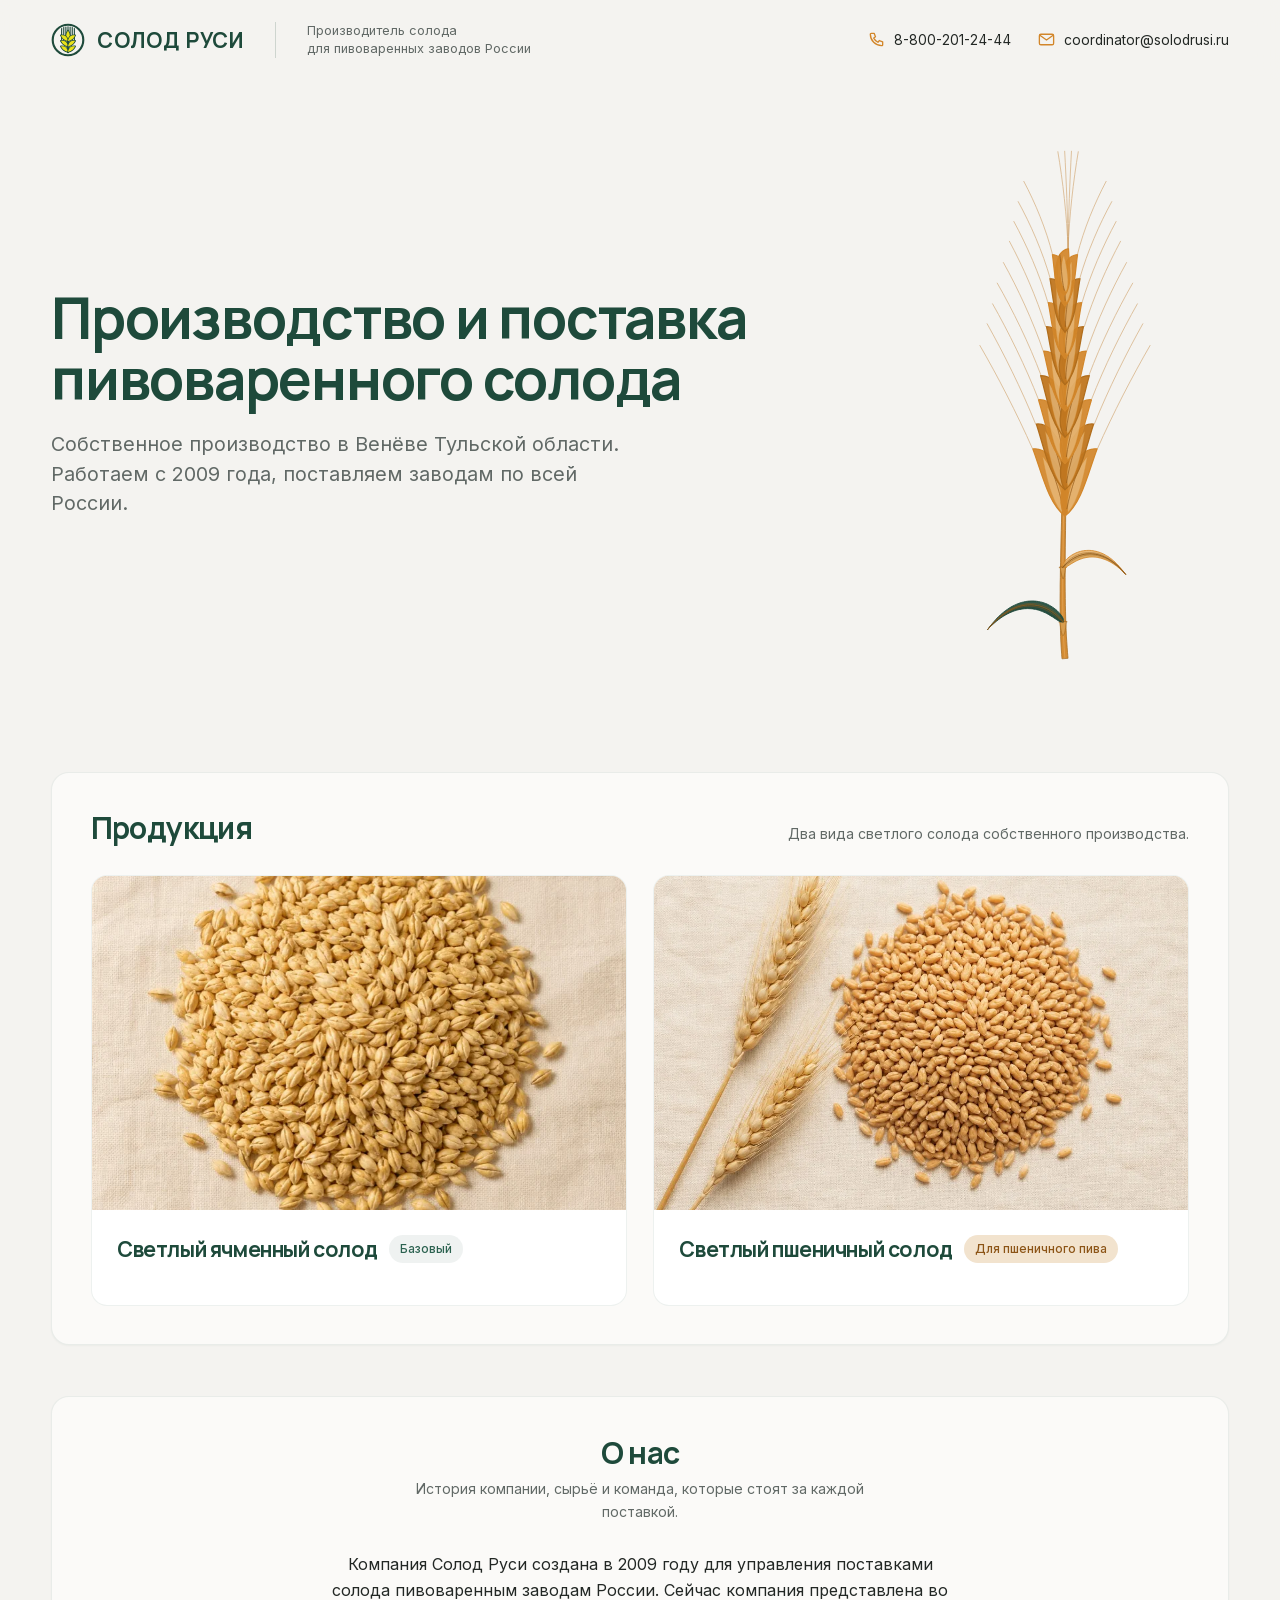
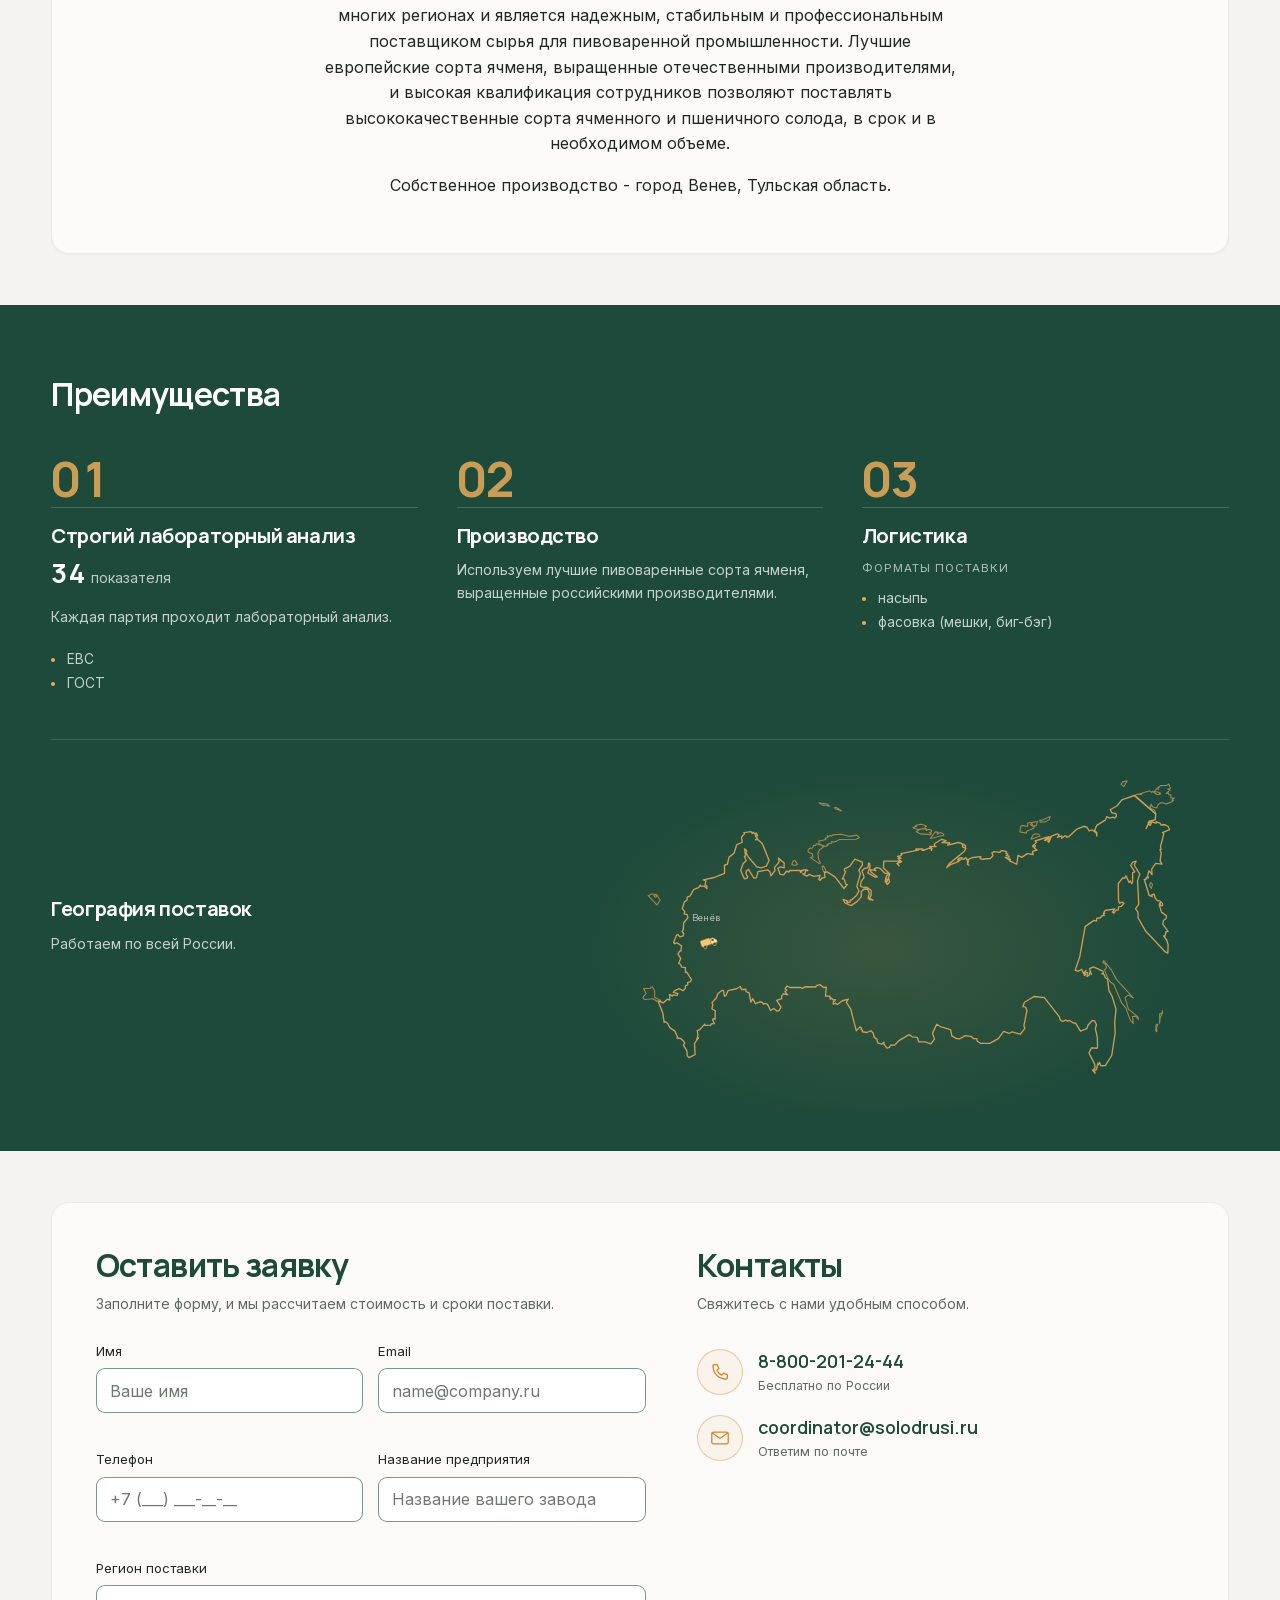
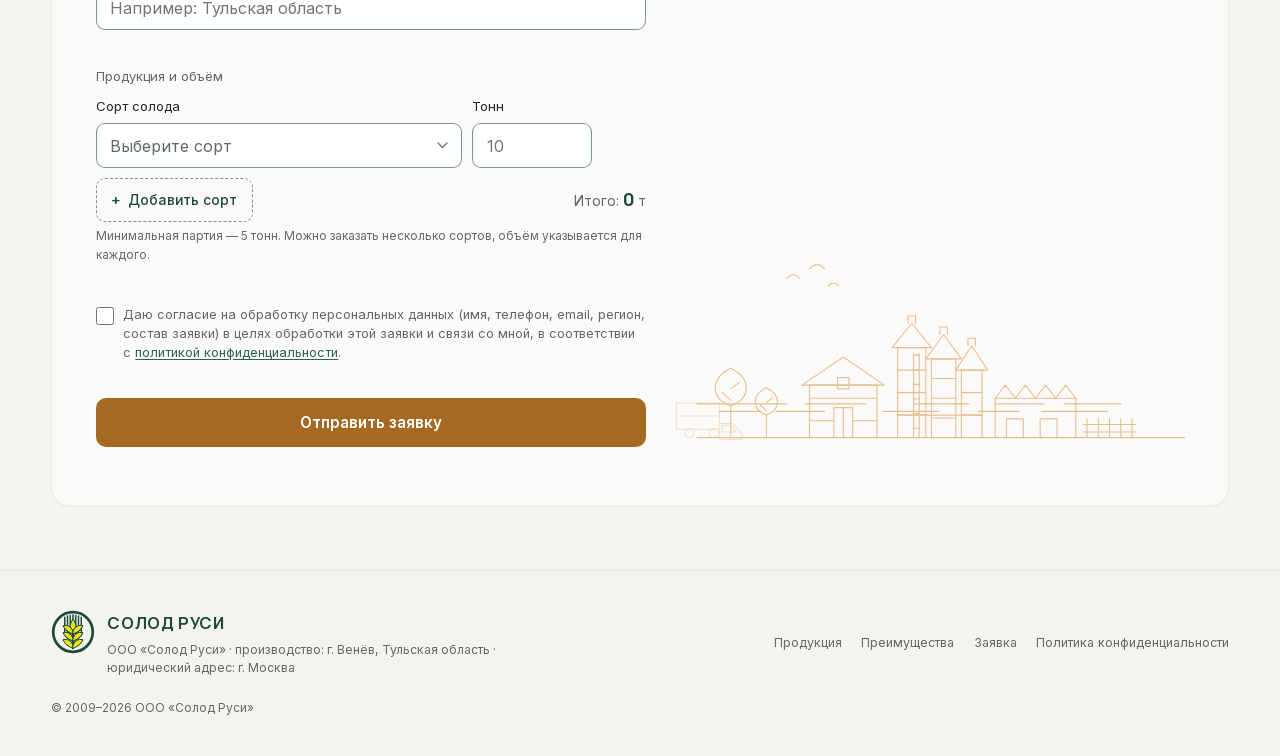
<file: index.html>
<!DOCTYPE html>
<html lang="ru">
<head>
<meta charset="utf-8">
<meta name="viewport" content="width=device-width, initial-scale=1">
<title>Солод Руси — производство и поставка пивоваренного солода</title>
<meta name="description" content="Производство и поставка светлого ячменного и пшеничного солода для пивоваренных заводов. Собственное производство в Венёве Тульской области с 2009&nbsp;года, лабораторный контроль по 34&nbsp;показателям, партии от 5&nbsp;тонн.">
<meta name="theme-color" content="#F4F3F0">
<link rel="canonical" href="https://busibeeofficial-maker.github.io/solodrusi/">
<link rel="icon" href="assets/favicon.svg" type="image/svg+xml">
<link rel="apple-touch-icon" href="assets/apple-touch-icon.png">
<meta property="og:type" content="website">
<meta property="og:title" content="Солод Руси — производство и поставка пивоваренного солода">
<meta property="og:description" content="Светлый ячменный и пшеничный солод для пивоваренных заводов. Собственное производство в Венёве, лабораторный контроль по 34&nbsp;показателям, партии от 5&nbsp;тонн.">
<meta property="og:locale" content="ru_RU">
<meta property="og:url" content="https://busibeeofficial-maker.github.io/solodrusi/">
<meta property="og:image" content="https://busibeeofficial-maker.github.io/solodrusi/assets/img/og-cover.jpg">
<meta property="og:site_name" content="Солод Руси">
<meta property="og:image:width" content="1200">
<meta property="og:image:height" content="630">
<meta property="og:image:alt" content="Солод Руси — производство и поставка пивоваренного солода">
<meta name="twitter:card" content="summary_large_image">
<link rel="preload" href="assets/fonts/manrope.woff2" as="font" type="font/woff2" crossorigin>
<link rel="preload" href="assets/fonts/inter.woff2" as="font" type="font/woff2" crossorigin>
<link rel="stylesheet" href="css/style.css?v=202609132130">
<script>document.documentElement.classList.add('js');</script>
</head>
<body>
<a class="skip" href="#main">К основному содержанию</a>

<!-- ===================== ШАПКА ===================== -->
<header class="hdr" id="hdr">
  <div class="wrap hdr__in">
    <a class="brand" href="#top" aria-label="Солод Руси — на главную">
      <svg class="mk" viewBox="0 0 200 200" fill="none" aria-hidden="true"><circle class="mk-ring" cx="100" cy="100" r="90.0" stroke-width="12.5"/>
  <g class="mk-awns">
      <rect x="59.20" y="29.74" width="6.60" height="86.26" rx="3.30"/>
      <rect x="71.70" y="23.84" width="6.60" height="92.16" rx="3.30"/>
      <rect x="84.20" y="20.30" width="6.60" height="95.70" rx="3.30"/>
      <rect x="96.70" y="18.82" width="6.60" height="97.18" rx="3.30"/>
      <rect x="109.20" y="20.30" width="6.60" height="95.70" rx="3.30"/>
      <rect x="121.70" y="23.84" width="6.60" height="92.16" rx="3.30"/>
      <rect x="134.20" y="29.74" width="6.60" height="86.26" rx="3.30"/>
  </g>
  <rect class="mk-stem" x="94.50" y="52.0" width="11.0" height="126.0" rx="5.50"/>
  <g class="mk-grain">
      <path d="M100.00 44.0 C115.00 68.0 115.00 90.0 100.00 110.0 C85.00 90.0 85.00 68.0 100.00 44.0 Z"/>
  </g>
  <g class="mk-leaves">
      <path d="M100.00 106.00 C92.44 72.34 73.96 71.02 58.00 73.00 C69.76 96.10 87.40 103.31 100.00 106.00 Z"/>
      <path d="M100.00 106.00 C107.56 72.34 126.04 71.02 142.00 73.00 C130.24 96.10 112.60 103.31 100.00 106.00 Z"/>
      <path d="M100.00 138.00 C92.44 104.34 73.96 103.02 58.00 105.00 C69.76 128.10 87.40 135.31 100.00 138.00 Z"/>
      <path d="M100.00 138.00 C107.56 104.34 126.04 103.02 142.00 105.00 C130.24 128.10 112.60 135.31 100.00 138.00 Z"/>
      <path d="M100.00 170.00 C92.44 136.34 73.96 135.02 58.00 137.00 C69.76 160.10 87.40 167.31 100.00 170.00 Z"/>
      <path d="M100.00 170.00 C107.56 136.34 126.04 135.02 142.00 137.00 C130.24 160.10 112.60 167.31 100.00 170.00 Z"/>
  </g></svg>
      <span class="brand__name">Солод Руси</span>
    </a>
    <p class="brand__tag">Производитель солода<br>для пивоваренных заводов России</p>

    <nav class="hdr__contacts" aria-label="Контакты">
      <a href="tel:88002012444">
        <svg viewBox="0 0 20 20" aria-hidden="true"><path d="M4.5 3.5h3l1.4 3.6-1.8 1.4a10 10 0 0 0 4.4 4.4l1.4-1.8 3.6 1.4v3a1 1 0 0 1-1.1 1C8.7 16.3 3.7 11.3 3.5 4.6a1 1 0 0 1 1-1.1Z"/></svg>
        <span>8-800-201-24-44</span>
      </a>
      <a href="mailto:coordinator@solodrusi.ru">
        <svg viewBox="0 0 20 20" aria-hidden="true"><rect x="2.5" y="4.5" width="15" height="11" rx="1.6"/><path d="m3 5.5 7 5 7-5"/></svg>
        <span>coordinator@solodrusi.ru</span>
      </a>
    </nav>

    <button class="burger" id="burger" aria-expanded="false" aria-controls="mobnav" aria-label="Меню"><span></span><span></span><span></span></button>
  </div>
</header>

<nav class="mobnav" id="mobnav" aria-label="Мобильное меню">
  <a href="#produkciya">Продукция</a>
  <a href="#vozmozhnosti">Преимущества</a>
  <a href="#zayavka">Заявка</a>
  <a class="mobnav__mail" href="tel:88002012444">8-800-201-24-44</a>
  <a class="mobnav__mail" href="mailto:coordinator@solodrusi.ru">coordinator@solodrusi.ru</a>
</nav>

<main id="main">

<!-- ===================== ПЕРВЫЙ ЭКРАН ===================== -->
<section class="hero" id="top">
  <div class="wrap hero__in">
    <div class="hero__text" data-anim>
      <h1 class="hero__title" style="--i:0">Производство и поставка пивоваренного солода</h1>
      <p class="hero__sub" style="--i:1">Собственное производство в Венёве Тульской области.<br>Работаем с 2009&nbsp;года, поставляем заводам по всей России.</p>
    </div>

    <div class="hero__art" data-anim aria-hidden="true">
      <svg viewBox="71 -52 427 757" class="art art--ear">
        
                <g class="earwrap"><g class="ear">
  <path class="d stalk" d="M303.9 655.7C303.8 654.5 303.5 651.2 303.3 648.9C303.1 646.6 302.9 644.3 302.8 641.9C302.6 639.5 302.4 637.2 302.3 634.7C302.1 632.3 302.0 629.9 301.8 627.4C301.7 624.9 301.6 622.4 301.5 619.9C301.3 617.3 301.2 614.7 301.1 612.1C301.0 609.5 301.0 606.9 300.9 604.2C300.8 601.5 300.7 598.8 300.7 596.0C300.6 593.3 300.5 590.5 300.5 587.6C300.4 584.8 300.4 581.9 300.4 579.0C300.3 576.1 300.3 573.2 300.3 570.2C300.3 567.3 300.2 564.2 300.2 561.2C300.2 558.1 300.2 555.0 300.2 551.9C300.2 548.8 300.2 545.6 300.2 542.4C300.2 539.2 300.3 535.9 300.3 532.6C300.3 529.3 300.3 526.0 300.3 522.6C300.4 519.3 300.4 515.8 300.4 512.4C300.5 508.9 300.5 505.4 300.5 501.9C300.6 498.3 300.6 494.7 300.7 491.1C300.7 487.5 300.7 483.8 300.8 480.0C300.8 476.3 300.9 472.6 300.9 468.7C301.0 464.9 301.0 461.1 301.1 457.2C301.1 453.2 301.2 449.3 301.2 445.3C301.3 441.3 301.3 437.2 301.4 433.1C301.4 429.0 301.5 424.9 301.5 420.7C301.6 416.5 301.6 412.2 301.7 408.0C301.7 403.7 301.7 399.3 301.8 394.9C301.8 390.5 301.9 386.1 301.9 381.6C301.9 377.1 302.0 372.5 302.0 367.9C302.0 363.3 302.1 358.7 302.1 354.0C302.1 349.2 302.1 344.5 302.1 339.7C302.2 334.9 302.2 330.0 302.2 325.1C302.2 320.1 302.2 315.2 302.2 310.1C302.2 305.1 302.2 300.0 302.1 294.9C302.1 289.7 302.1 284.5 302.1 279.3C302.0 274.0 302.0 268.7 302.0 263.3C301.9 257.9 301.9 252.5 301.8 247.0C301.8 241.5 301.7 236.0 301.6 230.4C301.6 224.8 301.5 219.1 301.4 213.4C301.3 207.6 301.1 198.9 301.0 196.0C300.7 196.0 299.3 193.1 299.0 196.0C298.6 198.9 299.0 207.7 299.0 213.4C299.0 219.1 299.1 224.8 299.1 230.4C299.1 236.0 299.1 241.5 299.1 247.0C299.1 252.5 299.1 257.9 299.1 263.3C299.0 268.7 299.0 274.0 299.0 279.3C299.0 284.5 298.9 289.7 298.9 294.9C298.8 300.0 298.8 305.1 298.8 310.1C298.7 315.1 298.7 320.1 298.6 325.0C298.5 330.0 298.5 334.8 298.4 339.6C298.3 344.5 298.3 349.2 298.2 353.9C298.1 358.6 298.0 363.3 298.0 367.9C297.9 372.5 297.8 377.0 297.7 381.5C297.6 386.0 297.5 390.5 297.5 394.8C297.4 399.2 297.3 403.6 297.2 407.9C297.1 412.2 297.0 416.4 296.9 420.6C296.8 424.8 296.7 428.9 296.6 433.0C296.5 437.1 296.4 441.2 296.3 445.2C296.2 449.2 296.1 453.1 296.0 457.1C295.9 461.0 295.8 464.8 295.7 468.6C295.7 472.5 295.6 476.2 295.5 480.0C295.4 483.7 295.3 487.4 295.2 491.0C295.1 494.6 295.0 498.2 294.9 501.8C294.9 505.3 294.8 508.8 294.7 512.3C294.6 515.8 294.5 519.2 294.5 522.6C294.4 525.9 294.3 529.3 294.3 532.6C294.2 535.9 294.2 539.1 294.1 542.3C294.1 545.6 294.0 548.7 294.0 551.9C293.9 555.0 293.9 558.1 293.8 561.2C293.8 564.2 293.8 567.2 293.8 570.2C293.7 573.2 293.7 576.2 293.7 579.1C293.7 582.0 293.7 584.9 293.7 587.7C293.7 590.5 293.7 593.3 293.8 596.1C293.8 598.9 293.8 601.6 293.9 604.3C293.9 607.0 293.9 609.7 294.0 612.3C294.1 615.0 294.1 617.6 294.2 620.1C294.3 622.7 294.3 625.2 294.4 627.7C294.5 630.2 294.6 632.7 294.7 635.2C294.9 637.6 295.0 640.0 295.1 642.4C295.3 644.8 295.4 647.1 295.6 649.5C295.7 651.8 296.0 655.2 296.1 656.3Z"/>
  <path class="d stalk-hi" d="M300.0 656.0C299.9 654.9 299.6 651.5 299.4 649.2C299.3 646.9 299.1 644.5 298.9 642.1C298.8 639.8 298.6 637.4 298.5 635.0C298.4 632.5 298.3 630.1 298.1 627.6C298.0 625.1 297.9 622.6 297.8 620.0C297.7 617.4 297.6 614.8 297.6 612.2C297.5 609.6 297.4 606.9 297.4 604.2C297.3 601.6 297.3 598.8 297.2 596.1C297.2 593.3 297.1 590.5 297.1 587.7C297.1 584.8 297.1 582.0 297.0 579.1C297.0 576.2 297.0 573.2 297.0 570.2C297.0 567.3 297.0 564.2 297.0 561.2C297.0 558.1 297.1 555.0 297.1 551.9C297.1 548.8 297.1 545.6 297.2 542.4C297.2 539.2 297.2 535.9 297.3 532.6C297.3 529.3 297.4 526.0 297.4 522.6C297.5 519.2 297.5 515.8 297.6 512.3C297.6 508.9 297.7 505.4 297.7 501.8C297.8 498.3 297.9 494.7 297.9 491.0C298.0 487.4 298.1 483.7 298.1 480.0C298.2 476.3 298.3 472.5 298.3 468.7C298.4 464.9 298.5 461.0 298.6 457.1C298.6 453.2 298.7 449.2 298.8 445.2C298.8 441.2 298.9 437.2 299.0 433.1C299.1 429.0 299.1 424.8 299.2 420.6C299.3 416.5 299.4 412.2 299.4 407.9C299.5 403.6 299.6 399.3 299.6 394.9C299.7 390.5 299.8 386.0 299.8 381.5C299.9 377.0 299.9 372.5 300.0 367.9C300.0 363.3 300.1 358.6 300.1 353.9C300.2 349.2 300.2 344.5 300.3 339.7C300.3 334.8 300.4 330.0 300.4 325.1C300.4 320.1 300.4 315.2 300.5 310.1C300.5 305.1 300.5 300.0 300.5 294.9C300.5 289.7 300.5 284.5 300.5 279.3C300.5 274.0 300.5 268.7 300.5 263.3C300.5 257.9 300.5 252.5 300.5 247.0C300.4 241.5 300.4 236.0 300.3 230.4C300.3 224.8 300.3 219.1 300.2 213.4C300.1 207.6 300.0 198.9 300.0 196.0"/>
  <path class="d node" d="M292.4 609.2Q300.9 609.0 302.5 608.9"/>
  <path class="d node" d="M292.7 538.4Q300.2 538.5 301.7 538.5"/>
  <path class="d sheath" d="M293.3 609.2Q295.6 627.1 297.3 627.0Q300.1 627.0 301.7 608.9Z"/>
  <path class="d sheath" d="M293.6 538.5Q296.5 553.5 297.6 553.5Q298.8 553.5 300.8 538.5Z"/>
  <g class="leafA"><g class="lf" style="--k:0" transform="translate(297.5 609.1) rotate(6)"><path class="d f-green" d="M0.2 -0.2C0.2 -0.8 0.2 -2.8 -0.1 -3.8C-0.4 -4.8 -1.0 -5.4 -1.5 -6.2C-2.1 -6.9 -2.6 -7.6 -3.2 -8.3C-3.8 -8.9 -4.4 -9.6 -5.1 -10.2C-5.7 -10.8 -6.3 -11.4 -7.0 -11.9C-7.7 -12.5 -8.4 -13.0 -9.0 -13.6C-9.7 -14.1 -10.4 -14.6 -11.1 -15.0C-11.9 -15.5 -12.6 -16.0 -13.3 -16.4C-14.0 -16.8 -14.8 -17.2 -15.5 -17.6C-16.3 -18.0 -17.0 -18.4 -17.8 -18.7C-18.5 -19.1 -19.3 -19.4 -20.1 -19.7C-20.8 -20.0 -21.6 -20.3 -22.4 -20.6C-23.2 -20.8 -24.0 -21.1 -24.8 -21.3C-25.5 -21.5 -26.3 -21.7 -27.1 -21.9C-27.9 -22.1 -28.7 -22.2 -29.5 -22.4C-30.3 -22.5 -31.1 -22.6 -31.9 -22.7C-32.7 -22.8 -33.6 -22.9 -34.4 -22.9C-35.2 -23.0 -36.0 -23.0 -36.8 -23.0C-37.6 -23.1 -38.4 -23.1 -39.2 -23.0C-40.0 -23.0 -40.8 -22.9 -41.6 -22.9C-42.4 -22.8 -43.2 -22.7 -44.0 -22.6C-44.8 -22.5 -45.6 -22.4 -46.4 -22.2C-47.2 -22.1 -48.0 -21.9 -48.8 -21.7C-49.6 -21.5 -50.4 -21.3 -51.2 -21.1C-52.0 -20.8 -52.8 -20.6 -53.5 -20.3C-54.3 -20.1 -55.1 -19.8 -55.9 -19.5C-56.6 -19.2 -57.4 -18.8 -58.2 -18.5C-58.9 -18.2 -59.7 -17.8 -60.4 -17.4C-61.2 -17.0 -61.9 -16.6 -62.7 -16.2C-63.4 -15.8 -64.2 -15.4 -64.9 -14.9C-65.6 -14.5 -66.4 -14.0 -67.1 -13.5C-67.8 -13.0 -68.5 -12.5 -69.2 -12.0C-69.9 -11.5 -70.6 -10.9 -71.3 -10.4C-72.0 -9.8 -72.7 -9.2 -73.4 -8.6C-74.1 -8.0 -74.8 -7.4 -75.5 -6.8C-76.2 -6.2 -76.8 -5.5 -77.5 -4.9C-78.2 -4.2 -78.8 -3.5 -79.5 -2.8C-80.2 -2.1 -80.8 -1.4 -81.4 -0.7C-82.1 0.0 -82.7 0.8 -83.4 1.5C-84.0 2.3 -84.6 3.1 -85.3 3.9C-85.9 4.7 -86.5 5.5 -87.1 6.3C-87.7 7.2 -88.3 8.0 -88.9 8.9C-89.6 9.7 -90.2 10.6 -90.7 11.5C-91.3 12.4 -91.9 13.3 -92.5 14.2C-93.1 15.2 -93.7 16.1 -94.3 17.1C-94.8 18.0 -95.7 19.5 -96.0 20.0C-96.0 20.0 -96.3 20.5 -96.0 20.0C-95.7 19.5 -94.6 18.2 -94.0 17.3C-93.3 16.4 -92.6 15.6 -91.9 14.7C-91.2 13.9 -90.5 13.1 -89.7 12.3C-89.0 11.5 -88.3 10.7 -87.6 10.0C-86.9 9.2 -86.2 8.5 -85.5 7.8C-84.7 7.0 -84.0 6.4 -83.3 5.7C-82.6 5.0 -81.9 4.4 -81.1 3.7C-80.4 3.1 -79.7 2.5 -79.0 1.9C-78.2 1.3 -77.5 0.7 -76.8 0.2C-76.1 -0.4 -75.3 -0.9 -74.6 -1.4C-73.9 -1.9 -73.1 -2.4 -72.4 -2.9C-71.7 -3.4 -71.0 -3.8 -70.3 -4.3C-69.5 -4.7 -68.8 -5.1 -68.1 -5.5C-67.4 -5.9 -66.6 -6.3 -65.9 -6.7C-65.2 -7.0 -64.5 -7.4 -63.8 -7.7C-63.1 -8.0 -62.4 -8.3 -61.6 -8.6C-60.9 -8.9 -60.2 -9.2 -59.5 -9.5C-58.8 -9.7 -58.1 -9.9 -57.4 -10.2C-56.7 -10.4 -56.0 -10.6 -55.3 -10.8C-54.6 -11.0 -54.0 -11.2 -53.3 -11.3C-52.6 -11.5 -51.9 -11.6 -51.2 -11.8C-50.5 -11.9 -49.9 -12.0 -49.2 -12.1C-48.5 -12.2 -47.8 -12.3 -47.2 -12.4C-46.5 -12.4 -45.8 -12.5 -45.2 -12.5C-44.5 -12.6 -43.8 -12.6 -43.2 -12.6C-42.5 -12.6 -41.9 -12.6 -41.2 -12.6C-40.6 -12.6 -39.9 -12.6 -39.3 -12.5C-38.6 -12.5 -38.0 -12.4 -37.3 -12.4C-36.7 -12.3 -36.1 -12.2 -35.4 -12.2C-34.8 -12.1 -34.2 -12.0 -33.5 -11.9C-32.9 -11.7 -32.2 -11.6 -31.6 -11.5C-31.0 -11.3 -30.3 -11.2 -29.7 -11.0C-29.1 -10.9 -28.4 -10.7 -27.8 -10.5C-27.2 -10.3 -26.6 -10.1 -25.9 -9.9C-25.3 -9.7 -24.7 -9.5 -24.0 -9.3C-23.4 -9.1 -22.8 -8.8 -22.1 -8.6C-21.5 -8.3 -20.9 -8.1 -20.2 -7.8C-19.6 -7.5 -18.9 -7.2 -18.3 -6.9C-17.6 -6.6 -17.0 -6.3 -16.4 -6.0C-15.7 -5.7 -15.1 -5.4 -14.4 -5.1C-13.7 -4.7 -13.1 -4.4 -12.4 -4.0C-11.7 -3.7 -11.1 -3.3 -10.4 -3.0C-9.7 -2.6 -9.0 -2.2 -8.3 -1.9C-7.6 -1.5 -6.9 -1.1 -6.1 -0.8C-5.3 -0.4 -4.7 0.0 -3.7 0.2C-2.7 0.4 -0.8 0.2 -0.2 0.2Z"/><path class="d fold-g" d="M0.0 0.0C-0.3 -0.3 -1.3 -1.2 -1.9 -1.8C-2.5 -2.4 -3.2 -2.9 -3.8 -3.5C-4.5 -4.0 -5.1 -4.6 -5.8 -5.1C-6.4 -5.6 -7.1 -6.1 -7.7 -6.6C-8.4 -7.1 -9.0 -7.5 -9.7 -8.0C-10.4 -8.4 -11.0 -8.9 -11.7 -9.3C-12.4 -9.7 -13.1 -10.1 -13.7 -10.5C-14.4 -10.9 -15.1 -11.3 -15.8 -11.7C-16.5 -12.0 -17.2 -12.4 -17.9 -12.7C-18.6 -13.0 -19.2 -13.4 -19.9 -13.7C-20.6 -13.9 -21.3 -14.2 -22.0 -14.5C-22.7 -14.8 -23.5 -15.0 -24.2 -15.3C-24.9 -15.5 -25.6 -15.7 -26.3 -15.9C-27.0 -16.1 -27.7 -16.3 -28.4 -16.5C-29.1 -16.6 -29.9 -16.8 -30.6 -16.9C-31.3 -17.1 -32.0 -17.2 -32.7 -17.3C-33.4 -17.4 -34.2 -17.5 -34.9 -17.5C-35.6 -17.6 -36.3 -17.7 -37.1 -17.7C-37.8 -17.8 -38.5 -17.8 -39.2 -17.8C-40.0 -17.8 -40.7 -17.8 -41.4 -17.7C-42.2 -17.7 -42.9 -17.7 -43.6 -17.6C-44.3 -17.5 -45.1 -17.5 -45.8 -17.4C-46.5 -17.3 -47.3 -17.2 -48.0 -17.0C-48.7 -16.9 -49.5 -16.8 -50.2 -16.6C-50.9 -16.4 -51.7 -16.2 -52.4 -16.0C-53.1 -15.8 -53.8 -15.6 -54.6 -15.4C-55.3 -15.2 -56.0 -14.9 -56.8 -14.6C-57.5 -14.4 -58.2 -14.1 -58.9 -13.8C-59.7 -13.5 -60.4 -13.2 -61.1 -12.8C-61.8 -12.5 -62.6 -12.1 -63.3 -11.8C-64.0 -11.4 -64.7 -11.0 -65.4 -10.6C-66.1 -10.2 -66.9 -9.8 -67.6 -9.3C-68.3 -8.9 -69.0 -8.4 -69.7 -7.9C-70.4 -7.5 -71.1 -7.0 -71.8 -6.4C-72.5 -5.9 -73.3 -5.4 -74.0 -4.8C-74.7 -4.3 -75.4 -3.7 -76.1 -3.1C-76.8 -2.6 -77.4 -1.9 -78.1 -1.3C-78.8 -0.7 -79.5 -0.1 -80.2 0.6C-80.9 1.3 -81.6 1.9 -82.3 2.6C-82.9 3.3 -83.6 4.0 -84.3 4.8C-85.0 5.5 -85.6 6.3 -86.3 7.0C-87.0 7.8 -87.6 8.6 -88.3 9.4C-88.9 10.2 -89.6 11.0 -90.2 11.9C-90.9 12.7 -91.5 13.6 -92.2 14.5C-92.8 15.4 -93.5 16.3 -94.1 17.2C-94.7 18.1 -95.7 19.5 -96.0 20.0C-96.0 20.0 -96.3 20.5 -96.0 20.0C-95.7 19.5 -94.6 18.2 -94.0 17.3C-93.3 16.4 -92.6 15.6 -91.9 14.7C-91.2 13.9 -90.5 13.1 -89.7 12.3C-89.0 11.5 -88.3 10.7 -87.6 10.0C-86.9 9.2 -86.2 8.5 -85.5 7.8C-84.7 7.0 -84.0 6.4 -83.3 5.7C-82.6 5.0 -81.9 4.4 -81.1 3.7C-80.4 3.1 -79.7 2.5 -79.0 1.9C-78.2 1.3 -77.5 0.7 -76.8 0.2C-76.1 -0.4 -75.3 -0.9 -74.6 -1.4C-73.9 -1.9 -73.1 -2.4 -72.4 -2.9C-71.7 -3.4 -71.0 -3.8 -70.3 -4.3C-69.5 -4.7 -68.8 -5.1 -68.1 -5.5C-67.4 -5.9 -66.6 -6.3 -65.9 -6.7C-65.2 -7.0 -64.5 -7.4 -63.8 -7.7C-63.1 -8.0 -62.4 -8.3 -61.6 -8.6C-60.9 -8.9 -60.2 -9.2 -59.5 -9.5C-58.8 -9.7 -58.1 -9.9 -57.4 -10.2C-56.7 -10.4 -56.0 -10.6 -55.3 -10.8C-54.6 -11.0 -54.0 -11.2 -53.3 -11.3C-52.6 -11.5 -51.9 -11.6 -51.2 -11.8C-50.5 -11.9 -49.9 -12.0 -49.2 -12.1C-48.5 -12.2 -47.8 -12.3 -47.2 -12.4C-46.5 -12.4 -45.8 -12.5 -45.2 -12.5C-44.5 -12.6 -43.8 -12.6 -43.2 -12.6C-42.5 -12.6 -41.9 -12.6 -41.2 -12.6C-40.6 -12.6 -39.9 -12.6 -39.3 -12.5C-38.6 -12.5 -38.0 -12.4 -37.3 -12.4C-36.7 -12.3 -36.1 -12.2 -35.4 -12.2C-34.8 -12.1 -34.2 -12.0 -33.5 -11.9C-32.9 -11.7 -32.2 -11.6 -31.6 -11.5C-31.0 -11.3 -30.3 -11.2 -29.7 -11.0C-29.1 -10.9 -28.4 -10.7 -27.8 -10.5C-27.2 -10.3 -26.6 -10.1 -25.9 -9.9C-25.3 -9.7 -24.7 -9.5 -24.0 -9.3C-23.4 -9.1 -22.8 -8.8 -22.1 -8.6C-21.5 -8.3 -20.9 -8.1 -20.2 -7.8C-19.6 -7.5 -18.9 -7.2 -18.3 -6.9C-17.6 -6.6 -17.0 -6.3 -16.4 -6.0C-15.7 -5.7 -15.1 -5.4 -14.4 -5.1C-13.7 -4.7 -13.1 -4.4 -12.4 -4.0C-11.7 -3.7 -11.1 -3.3 -10.4 -3.0C-9.7 -2.6 -9.0 -2.2 -8.3 -1.9C-7.6 -1.5 -6.9 -1.1 -6.1 -0.8C-5.3 -0.4 -4.7 0.0 -3.7 0.2C-2.7 0.4 -0.8 0.2 -0.2 0.2Z"/><path class="d vein" d="M0.0 0.0C-0.3 -0.3 -1.3 -1.2 -1.9 -1.8C-2.5 -2.4 -3.2 -2.9 -3.8 -3.5C-4.5 -4.0 -5.1 -4.6 -5.8 -5.1C-6.4 -5.6 -7.1 -6.1 -7.7 -6.6C-8.4 -7.1 -9.0 -7.5 -9.7 -8.0C-10.4 -8.4 -11.0 -8.9 -11.7 -9.3C-12.4 -9.7 -13.1 -10.1 -13.7 -10.5C-14.4 -10.9 -15.1 -11.3 -15.8 -11.7C-16.5 -12.0 -17.2 -12.4 -17.9 -12.7C-18.6 -13.0 -19.2 -13.4 -19.9 -13.7C-20.6 -13.9 -21.3 -14.2 -22.0 -14.5C-22.7 -14.8 -23.5 -15.0 -24.2 -15.3C-24.9 -15.5 -25.6 -15.7 -26.3 -15.9C-27.0 -16.1 -27.7 -16.3 -28.4 -16.5C-29.1 -16.6 -29.9 -16.8 -30.6 -16.9C-31.3 -17.1 -32.0 -17.2 -32.7 -17.3C-33.4 -17.4 -34.2 -17.5 -34.9 -17.5C-35.6 -17.6 -36.3 -17.7 -37.1 -17.7C-37.8 -17.8 -38.5 -17.8 -39.2 -17.8C-40.0 -17.8 -40.7 -17.8 -41.4 -17.7C-42.2 -17.7 -42.9 -17.7 -43.6 -17.6C-44.3 -17.5 -45.1 -17.5 -45.8 -17.4C-46.5 -17.3 -47.3 -17.2 -48.0 -17.0C-48.7 -16.9 -49.5 -16.8 -50.2 -16.6C-50.9 -16.4 -51.7 -16.2 -52.4 -16.0C-53.1 -15.8 -53.8 -15.6 -54.6 -15.4C-55.3 -15.2 -56.0 -14.9 -56.8 -14.6C-57.5 -14.4 -58.2 -14.1 -58.9 -13.8C-59.7 -13.5 -60.4 -13.2 -61.1 -12.8C-61.8 -12.5 -62.6 -12.1 -63.3 -11.8C-64.0 -11.4 -64.7 -11.0 -65.4 -10.6C-66.1 -10.2 -66.9 -9.8 -67.6 -9.3C-68.3 -8.9 -69.0 -8.4 -69.7 -7.9C-70.4 -7.5 -71.1 -7.0 -71.8 -6.4C-72.5 -5.9 -73.3 -5.4 -74.0 -4.8C-74.7 -4.3 -75.4 -3.7 -76.1 -3.1C-76.8 -2.6 -77.4 -1.9 -78.1 -1.3C-78.8 -0.7 -79.5 -0.1 -80.2 0.6C-80.9 1.3 -81.6 1.9 -82.3 2.6C-82.9 3.3 -83.6 4.0 -84.3 4.8C-85.0 5.5 -85.6 6.3 -86.3 7.0C-87.0 7.8 -87.6 8.6 -88.3 9.4C-88.9 10.2 -89.6 11.0 -90.2 11.9C-90.9 12.7 -91.5 13.6 -92.2 14.5C-92.8 15.4 -93.5 16.3 -94.1 17.2C-94.7 18.1 -95.7 19.5 -96.0 20.0"/><path class="d vein2" d="M-0.1 0.1C-0.5 -0.2 -2.0 -0.8 -2.9 -1.3C-3.7 -1.8 -4.5 -2.4 -5.2 -2.9C-6.0 -3.5 -6.8 -4.0 -7.6 -4.5C-8.3 -5.1 -9.1 -5.6 -9.9 -6.1C-10.6 -6.6 -11.4 -7.0 -12.2 -7.5C-12.9 -7.9 -13.7 -8.4 -14.5 -8.8C-15.3 -9.2 -16.0 -9.6 -16.8 -10.0C-17.6 -10.4 -18.3 -10.8 -19.1 -11.1C-19.9 -11.5 -20.7 -11.8 -21.4 -12.1C-22.2 -12.4 -23.0 -12.7 -23.8 -13.0C-24.6 -13.3 -25.3 -13.5 -26.1 -13.8C-26.9 -14.0 -27.7 -14.2 -28.5 -14.4C-29.3 -14.6 -30.1 -14.8 -30.8 -14.9C-31.6 -15.1 -32.4 -15.2 -33.2 -15.4C-34.0 -15.5 -34.8 -15.6 -35.6 -15.7C-36.4 -15.7 -37.2 -15.8 -38.0 -15.8C-38.8 -15.9 -39.6 -15.9 -40.4 -15.9C-41.2 -15.9 -42.0 -15.9 -42.8 -15.8C-43.6 -15.8 -44.5 -15.7 -45.3 -15.7C-46.1 -15.6 -46.9 -15.5 -47.7 -15.3C-48.5 -15.2 -49.3 -15.1 -50.1 -14.9C-51.0 -14.7 -51.8 -14.6 -52.6 -14.3C-53.4 -14.1 -54.2 -13.9 -55.1 -13.6C-55.9 -13.4 -56.7 -13.1 -57.5 -12.8C-58.4 -12.5 -59.2 -12.2 -60.0 -11.8C-60.8 -11.5 -61.6 -11.1 -62.5 -10.7C-63.3 -10.3 -64.1 -9.9 -64.9 -9.5C-65.8 -9.1 -66.6 -8.6 -67.4 -8.1C-68.2 -7.6 -69.1 -7.1 -69.9 -6.6C-70.7 -6.1 -71.5 -5.5 -72.3 -4.9C-73.2 -4.3 -74.0 -3.7 -74.8 -3.1C-75.6 -2.5 -76.4 -1.8 -77.2 -1.1C-78.0 -0.5 -78.8 0.2 -79.7 1.0C-80.5 1.7 -81.3 2.5 -82.1 3.2C-82.9 4.0 -83.7 4.8 -84.4 5.6C-85.2 6.5 -86.0 7.3 -86.8 8.2C-87.6 9.1 -88.4 10.0 -89.2 10.9C-89.9 11.9 -90.7 12.8 -91.5 13.8C-92.2 14.8 -93.0 15.8 -93.8 16.8C-94.5 17.8 -95.6 19.5 -96.0 20.0 M0.0 0.0C-0.4 -0.3 -1.4 -1.4 -2.2 -2.0C-2.9 -2.7 -3.6 -3.3 -4.4 -4.0C-5.1 -4.6 -5.9 -5.2 -6.6 -5.8C-7.4 -6.3 -8.1 -6.9 -8.9 -7.4C-9.7 -8.0 -10.4 -8.5 -11.2 -9.0C-12.0 -9.5 -12.8 -10.0 -13.5 -10.4C-14.3 -10.9 -15.1 -11.3 -15.9 -11.7C-16.7 -12.1 -17.5 -12.5 -18.3 -12.9C-19.1 -13.3 -19.9 -13.6 -20.7 -14.0C-21.5 -14.3 -22.3 -14.6 -23.1 -14.9C-23.9 -15.2 -24.7 -15.4 -25.5 -15.7C-26.4 -15.9 -27.2 -16.2 -28.0 -16.4C-28.8 -16.6 -29.6 -16.7 -30.5 -16.9C-31.3 -17.1 -32.1 -17.2 -32.9 -17.3C-33.8 -17.4 -34.6 -17.5 -35.4 -17.6C-36.3 -17.7 -37.1 -17.7 -37.9 -17.8C-38.8 -17.8 -39.6 -17.8 -40.4 -17.8C-41.3 -17.8 -42.1 -17.7 -43.0 -17.7C-43.8 -17.6 -44.6 -17.5 -45.5 -17.4C-46.3 -17.3 -47.2 -17.2 -48.0 -17.0C-48.8 -16.9 -49.7 -16.7 -50.5 -16.5C-51.4 -16.3 -52.2 -16.1 -53.0 -15.9C-53.9 -15.6 -54.7 -15.4 -55.6 -15.1C-56.4 -14.8 -57.2 -14.5 -58.1 -14.1C-58.9 -13.8 -59.7 -13.5 -60.6 -13.1C-61.4 -12.7 -62.2 -12.3 -63.1 -11.9C-63.9 -11.5 -64.7 -11.0 -65.5 -10.5C-66.4 -10.1 -67.2 -9.6 -68.0 -9.1C-68.8 -8.5 -69.6 -8.0 -70.5 -7.4C-71.3 -6.9 -72.1 -6.3 -72.9 -5.7C-73.7 -5.0 -74.5 -4.4 -75.3 -3.7C-76.1 -3.1 -76.9 -2.4 -77.7 -1.7C-78.5 -1.0 -79.3 -0.3 -80.1 0.5C-80.9 1.3 -81.7 2.0 -82.5 2.8C-83.2 3.7 -84.0 4.5 -84.8 5.3C-85.6 6.2 -86.3 7.1 -87.1 8.0C-87.9 8.9 -88.6 9.8 -89.4 10.8C-90.1 11.7 -90.9 12.7 -91.6 13.7C-92.4 14.7 -93.1 15.7 -93.8 16.8C-94.6 17.8 -95.6 19.5 -96.0 20.0 M0.1 -0.1C-0.2 -0.5 -0.9 -2.0 -1.5 -2.8C-2.1 -3.6 -2.8 -4.3 -3.5 -5.0C-4.2 -5.7 -5.0 -6.3 -5.7 -7.0C-6.4 -7.6 -7.2 -8.2 -7.9 -8.8C-8.7 -9.4 -9.5 -10.0 -10.2 -10.5C-11.0 -11.0 -11.8 -11.5 -12.6 -12.0C-13.4 -12.5 -14.2 -13.0 -15.0 -13.4C-15.8 -13.9 -16.6 -14.3 -17.4 -14.7C-18.3 -15.1 -19.1 -15.5 -19.9 -15.8C-20.8 -16.2 -21.6 -16.5 -22.4 -16.8C-23.3 -17.1 -24.1 -17.4 -25.0 -17.6C-25.8 -17.9 -26.7 -18.1 -27.5 -18.3C-28.4 -18.5 -29.2 -18.7 -30.1 -18.9C-30.9 -19.0 -31.8 -19.2 -32.7 -19.3C-33.5 -19.4 -34.4 -19.5 -35.3 -19.5C-36.1 -19.6 -37.0 -19.6 -37.9 -19.7C-38.7 -19.7 -39.6 -19.7 -40.5 -19.6C-41.4 -19.6 -42.2 -19.6 -43.1 -19.5C-44.0 -19.4 -44.8 -19.3 -45.7 -19.2C-46.6 -19.0 -47.4 -18.9 -48.3 -18.7C-49.2 -18.5 -50.0 -18.3 -50.9 -18.1C-51.8 -17.9 -52.6 -17.7 -53.5 -17.4C-54.3 -17.1 -55.2 -16.8 -56.0 -16.5C-56.9 -16.2 -57.7 -15.8 -58.6 -15.5C-59.4 -15.1 -60.3 -14.7 -61.1 -14.3C-62.0 -13.9 -62.8 -13.5 -63.6 -13.0C-64.5 -12.6 -65.3 -12.1 -66.1 -11.6C-67.0 -11.1 -67.8 -10.5 -68.6 -10.0C-69.4 -9.4 -70.2 -8.9 -71.0 -8.3C-71.9 -7.7 -72.7 -7.0 -73.5 -6.4C-74.3 -5.8 -75.1 -5.1 -75.9 -4.4C-76.6 -3.7 -77.4 -3.0 -78.2 -2.3C-79.0 -1.5 -79.8 -0.8 -80.6 0.0C-81.3 0.8 -82.1 1.6 -82.9 2.5C-83.6 3.3 -84.4 4.1 -85.1 5.0C-85.9 5.9 -86.6 6.8 -87.4 7.7C-88.1 8.7 -88.8 9.6 -89.6 10.6C-90.3 11.6 -91.0 12.6 -91.7 13.6C-92.5 14.6 -93.2 15.7 -93.9 16.7C-94.6 17.8 -95.6 19.5 -96.0 20.0"/></g></g>
  <g class="leafB"><g class="lf" style="--k:1" transform="translate(297.2 538.5) rotate(-5)"><path class="d f-amber-l" d="M0.2 0.2C0.7 0.2 2.3 0.4 3.1 0.3C3.9 0.1 4.5 -0.3 5.1 -0.5C5.8 -0.8 6.3 -1.1 6.9 -1.4C7.5 -1.7 8.1 -2.0 8.7 -2.3C9.3 -2.6 9.8 -2.9 10.4 -3.2C10.9 -3.4 11.5 -3.7 12.0 -4.0C12.6 -4.3 13.1 -4.5 13.7 -4.8C14.2 -5.0 14.7 -5.3 15.3 -5.5C15.8 -5.8 16.3 -6.0 16.9 -6.2C17.4 -6.4 17.9 -6.6 18.5 -6.9C19.0 -7.1 19.5 -7.3 20.0 -7.4C20.6 -7.6 21.1 -7.8 21.6 -8.0C22.2 -8.1 22.7 -8.3 23.2 -8.5C23.7 -8.6 24.3 -8.7 24.8 -8.9C25.3 -9.0 25.8 -9.1 26.4 -9.2C26.9 -9.4 27.4 -9.5 27.9 -9.6C28.5 -9.7 29.0 -9.7 29.5 -9.8C30.1 -9.9 30.6 -10.0 31.1 -10.0C31.7 -10.1 32.2 -10.1 32.7 -10.1C33.3 -10.2 33.8 -10.2 34.4 -10.2C34.9 -10.2 35.5 -10.2 36.0 -10.2C36.5 -10.2 37.1 -10.2 37.6 -10.2C38.2 -10.1 38.8 -10.1 39.3 -10.0C39.9 -10.0 40.4 -9.9 41.0 -9.8C41.5 -9.8 42.1 -9.7 42.7 -9.6C43.2 -9.5 43.8 -9.4 44.4 -9.2C45.0 -9.1 45.5 -9.0 46.1 -8.8C46.7 -8.7 47.3 -8.5 47.8 -8.3C48.4 -8.1 49.0 -7.9 49.6 -7.7C50.2 -7.5 50.8 -7.3 51.4 -7.1C52.0 -6.8 52.5 -6.6 53.1 -6.3C53.7 -6.1 54.3 -5.8 54.9 -5.5C55.5 -5.2 56.1 -4.9 56.7 -4.6C57.3 -4.3 57.9 -3.9 58.5 -3.6C59.1 -3.2 59.7 -2.9 60.3 -2.5C60.9 -2.1 61.5 -1.7 62.2 -1.3C62.8 -0.9 63.4 -0.4 64.0 -0.0C64.6 0.4 65.2 0.9 65.8 1.4C66.4 1.9 67.0 2.3 67.6 2.9C68.2 3.4 68.8 3.9 69.4 4.4C70.0 5.0 70.6 5.5 71.2 6.1C71.8 6.7 72.4 7.3 73.0 7.9C73.6 8.5 74.2 9.1 74.8 9.7C75.4 10.4 76.0 11.0 76.5 11.7C77.1 12.4 77.7 13.1 78.3 13.8C78.9 14.5 79.7 15.6 80.0 16.0C80.0 16.0 80.2 16.4 80.0 16.0C79.8 15.6 79.0 14.4 78.6 13.6C78.1 12.8 77.6 12.1 77.1 11.3C76.6 10.6 76.1 9.8 75.6 9.1C75.1 8.3 74.6 7.6 74.1 6.9C73.6 6.2 73.1 5.5 72.6 4.9C72.1 4.2 71.6 3.5 71.1 2.9C70.5 2.2 70.0 1.6 69.5 1.0C69.0 0.3 68.4 -0.3 67.9 -0.9C67.4 -1.5 66.8 -2.0 66.3 -2.6C65.7 -3.2 65.2 -3.7 64.6 -4.3C64.0 -4.8 63.5 -5.3 62.9 -5.9C62.4 -6.4 61.8 -6.9 61.2 -7.4C60.6 -7.8 60.1 -8.3 59.5 -8.8C58.9 -9.2 58.3 -9.7 57.7 -10.1C57.1 -10.5 56.5 -10.9 55.9 -11.3C55.3 -11.7 54.7 -12.1 54.1 -12.5C53.5 -12.9 52.9 -13.2 52.2 -13.6C51.6 -13.9 51.0 -14.2 50.4 -14.5C49.7 -14.9 49.1 -15.1 48.5 -15.4C47.8 -15.7 47.2 -16.0 46.6 -16.2C45.9 -16.5 45.3 -16.7 44.6 -16.9C44.0 -17.1 43.3 -17.4 42.7 -17.5C42.0 -17.7 41.3 -17.9 40.7 -18.1C40.0 -18.2 39.4 -18.3 38.7 -18.5C38.0 -18.6 37.4 -18.7 36.7 -18.8C36.0 -18.9 35.4 -19.0 34.7 -19.0C34.0 -19.1 33.3 -19.1 32.7 -19.1C32.0 -19.2 31.3 -19.2 30.6 -19.1C30.0 -19.1 29.3 -19.1 28.6 -19.1C27.9 -19.0 27.3 -19.0 26.6 -18.9C25.9 -18.8 25.3 -18.7 24.6 -18.6C23.9 -18.5 23.3 -18.3 22.6 -18.2C21.9 -18.0 21.3 -17.9 20.6 -17.7C19.9 -17.5 19.3 -17.3 18.6 -17.1C18.0 -16.9 17.3 -16.6 16.7 -16.4C16.0 -16.1 15.4 -15.9 14.8 -15.6C14.1 -15.3 13.5 -15.0 12.9 -14.7C12.3 -14.3 11.7 -14.0 11.0 -13.7C10.4 -13.3 9.8 -12.9 9.2 -12.5C8.7 -12.1 8.1 -11.7 7.5 -11.3C6.9 -10.9 6.4 -10.4 5.8 -10.0C5.2 -9.5 4.7 -9.0 4.2 -8.5C3.7 -8.0 3.1 -7.5 2.6 -6.9C2.2 -6.4 1.7 -5.8 1.2 -5.2C0.8 -4.5 0.3 -4.0 0.0 -3.2C-0.2 -2.4 -0.1 -0.7 -0.2 -0.2Z"/><path class="d fold-a" d="M0.2 0.2C0.7 0.2 2.3 0.4 3.1 0.3C3.9 0.1 4.5 -0.3 5.1 -0.5C5.8 -0.8 6.3 -1.1 6.9 -1.4C7.5 -1.7 8.1 -2.0 8.7 -2.3C9.3 -2.6 9.8 -2.9 10.4 -3.2C10.9 -3.4 11.5 -3.7 12.0 -4.0C12.6 -4.3 13.1 -4.5 13.7 -4.8C14.2 -5.0 14.7 -5.3 15.3 -5.5C15.8 -5.8 16.3 -6.0 16.9 -6.2C17.4 -6.4 17.9 -6.6 18.5 -6.9C19.0 -7.1 19.5 -7.3 20.0 -7.4C20.6 -7.6 21.1 -7.8 21.6 -8.0C22.2 -8.1 22.7 -8.3 23.2 -8.5C23.7 -8.6 24.3 -8.7 24.8 -8.9C25.3 -9.0 25.8 -9.1 26.4 -9.2C26.9 -9.4 27.4 -9.5 27.9 -9.6C28.5 -9.7 29.0 -9.7 29.5 -9.8C30.1 -9.9 30.6 -10.0 31.1 -10.0C31.7 -10.1 32.2 -10.1 32.7 -10.1C33.3 -10.2 33.8 -10.2 34.4 -10.2C34.9 -10.2 35.5 -10.2 36.0 -10.2C36.5 -10.2 37.1 -10.2 37.6 -10.2C38.2 -10.1 38.8 -10.1 39.3 -10.0C39.9 -10.0 40.4 -9.9 41.0 -9.8C41.5 -9.8 42.1 -9.7 42.7 -9.6C43.2 -9.5 43.8 -9.4 44.4 -9.2C45.0 -9.1 45.5 -9.0 46.1 -8.8C46.7 -8.7 47.3 -8.5 47.8 -8.3C48.4 -8.1 49.0 -7.9 49.6 -7.7C50.2 -7.5 50.8 -7.3 51.4 -7.1C52.0 -6.8 52.5 -6.6 53.1 -6.3C53.7 -6.1 54.3 -5.8 54.9 -5.5C55.5 -5.2 56.1 -4.9 56.7 -4.6C57.3 -4.3 57.9 -3.9 58.5 -3.6C59.1 -3.2 59.7 -2.9 60.3 -2.5C60.9 -2.1 61.5 -1.7 62.2 -1.3C62.8 -0.9 63.4 -0.4 64.0 -0.0C64.6 0.4 65.2 0.9 65.8 1.4C66.4 1.9 67.0 2.3 67.6 2.9C68.2 3.4 68.8 3.9 69.4 4.4C70.0 5.0 70.6 5.5 71.2 6.1C71.8 6.7 72.4 7.3 73.0 7.9C73.6 8.5 74.2 9.1 74.8 9.7C75.4 10.4 76.0 11.0 76.5 11.7C77.1 12.4 77.7 13.1 78.3 13.8C78.9 14.5 79.7 15.6 80.0 16.0C80.0 16.0 80.3 16.4 80.0 16.0C79.7 15.6 79.0 14.5 78.4 13.7C77.9 13.0 77.4 12.2 76.8 11.5C76.3 10.8 75.7 10.1 75.2 9.4C74.7 8.7 74.1 8.1 73.6 7.4C73.0 6.7 72.5 6.1 71.9 5.5C71.4 4.9 70.8 4.2 70.2 3.6C69.7 3.1 69.1 2.5 68.5 1.9C68.0 1.3 67.4 0.8 66.8 0.3C66.3 -0.3 65.7 -0.8 65.1 -1.3C64.5 -1.8 64.0 -2.3 63.4 -2.8C62.8 -3.3 62.2 -3.7 61.6 -4.2C61.0 -4.6 60.5 -5.0 59.9 -5.5C59.3 -5.9 58.7 -6.3 58.1 -6.7C57.5 -7.1 56.9 -7.4 56.3 -7.8C55.7 -8.2 55.1 -8.5 54.5 -8.8C53.9 -9.2 53.3 -9.5 52.7 -9.8C52.1 -10.1 51.5 -10.4 50.9 -10.6C50.3 -10.9 49.7 -11.2 49.1 -11.4C48.5 -11.7 47.9 -11.9 47.3 -12.1C46.7 -12.3 46.1 -12.5 45.5 -12.7C44.9 -12.9 44.3 -13.1 43.7 -13.2C43.0 -13.4 42.4 -13.6 41.8 -13.7C41.2 -13.8 40.6 -13.9 40.0 -14.0C39.4 -14.1 38.8 -14.2 38.2 -14.3C37.6 -14.4 37.0 -14.5 36.3 -14.5C35.7 -14.6 35.1 -14.6 34.5 -14.6C33.9 -14.6 33.3 -14.6 32.7 -14.6C32.1 -14.6 31.5 -14.6 30.9 -14.6C30.3 -14.5 29.7 -14.5 29.1 -14.4C28.5 -14.4 27.9 -14.3 27.3 -14.2C26.7 -14.1 26.1 -14.0 25.5 -13.9C24.9 -13.8 24.3 -13.7 23.7 -13.5C23.1 -13.4 22.5 -13.2 21.9 -13.1C21.3 -12.9 20.7 -12.7 20.1 -12.5C19.5 -12.3 19.0 -12.1 18.4 -11.9C17.8 -11.7 17.2 -11.5 16.6 -11.2C16.0 -11.0 15.5 -10.7 14.9 -10.4C14.3 -10.2 13.7 -9.9 13.2 -9.6C12.6 -9.3 12.0 -9.0 11.5 -8.7C10.9 -8.3 10.3 -8.0 9.8 -7.6C9.2 -7.3 8.6 -6.9 8.1 -6.6C7.5 -6.2 7.0 -5.8 6.4 -5.4C5.9 -5.0 5.3 -4.6 4.8 -4.2C4.3 -3.7 3.7 -3.3 3.2 -2.9C2.6 -2.4 2.1 -1.9 1.6 -1.5C1.0 -1.0 0.3 -0.2 0.0 0.0Z"/><path class="d vein" d="M0.0 0.0C0.3 -0.2 1.0 -1.0 1.6 -1.5C2.1 -1.9 2.6 -2.4 3.2 -2.9C3.7 -3.3 4.3 -3.7 4.8 -4.2C5.3 -4.6 5.9 -5.0 6.4 -5.4C7.0 -5.8 7.5 -6.2 8.1 -6.6C8.6 -6.9 9.2 -7.3 9.8 -7.6C10.3 -8.0 10.9 -8.3 11.5 -8.7C12.0 -9.0 12.6 -9.3 13.2 -9.6C13.7 -9.9 14.3 -10.2 14.9 -10.4C15.5 -10.7 16.0 -11.0 16.6 -11.2C17.2 -11.5 17.8 -11.7 18.4 -11.9C19.0 -12.1 19.5 -12.3 20.1 -12.5C20.7 -12.7 21.3 -12.9 21.9 -13.1C22.5 -13.2 23.1 -13.4 23.7 -13.5C24.3 -13.7 24.9 -13.8 25.5 -13.9C26.1 -14.0 26.7 -14.1 27.3 -14.2C27.9 -14.3 28.5 -14.4 29.1 -14.4C29.7 -14.5 30.3 -14.5 30.9 -14.6C31.5 -14.6 32.1 -14.6 32.7 -14.6C33.3 -14.6 33.9 -14.6 34.5 -14.6C35.1 -14.6 35.7 -14.6 36.3 -14.5C37.0 -14.5 37.6 -14.4 38.2 -14.3C38.8 -14.2 39.4 -14.1 40.0 -14.0C40.6 -13.9 41.2 -13.8 41.8 -13.7C42.4 -13.6 43.0 -13.4 43.7 -13.2C44.3 -13.1 44.9 -12.9 45.5 -12.7C46.1 -12.5 46.7 -12.3 47.3 -12.1C47.9 -11.9 48.5 -11.7 49.1 -11.4C49.7 -11.2 50.3 -10.9 50.9 -10.6C51.5 -10.4 52.1 -10.1 52.7 -9.8C53.3 -9.5 53.9 -9.2 54.5 -8.8C55.1 -8.5 55.7 -8.2 56.3 -7.8C56.9 -7.4 57.5 -7.1 58.1 -6.7C58.7 -6.3 59.3 -5.9 59.9 -5.5C60.5 -5.0 61.0 -4.6 61.6 -4.2C62.2 -3.7 62.8 -3.3 63.4 -2.8C64.0 -2.3 64.5 -1.8 65.1 -1.3C65.7 -0.8 66.3 -0.3 66.8 0.3C67.4 0.8 68.0 1.3 68.5 1.9C69.1 2.5 69.7 3.1 70.2 3.6C70.8 4.2 71.4 4.9 71.9 5.5C72.5 6.1 73.0 6.7 73.6 7.4C74.1 8.1 74.7 8.7 75.2 9.4C75.7 10.1 76.3 10.8 76.8 11.5C77.4 12.2 77.9 13.0 78.4 13.7C79.0 14.5 79.7 15.6 80.0 16.0"/><path class="d vein2" d="M-0.1 -0.1C0.2 -0.4 0.7 -1.7 1.2 -2.3C1.7 -3.0 2.3 -3.6 2.9 -4.1C3.5 -4.7 4.1 -5.3 4.7 -5.8C5.3 -6.3 6.0 -6.8 6.6 -7.3C7.2 -7.8 7.9 -8.2 8.5 -8.7C9.2 -9.1 9.8 -9.5 10.5 -9.9C11.1 -10.4 11.8 -10.7 12.5 -11.1C13.2 -11.5 13.8 -11.8 14.5 -12.1C15.2 -12.5 15.9 -12.8 16.6 -13.1C17.3 -13.3 18.0 -13.6 18.7 -13.9C19.4 -14.1 20.1 -14.3 20.8 -14.6C21.5 -14.8 22.2 -15.0 22.9 -15.1C23.6 -15.3 24.3 -15.4 25.1 -15.6C25.8 -15.7 26.5 -15.8 27.2 -15.9C27.9 -16.0 28.7 -16.1 29.4 -16.1C30.1 -16.2 30.8 -16.2 31.6 -16.2C32.3 -16.3 33.0 -16.3 33.7 -16.2C34.5 -16.2 35.2 -16.2 35.9 -16.1C36.6 -16.0 37.4 -16.0 38.1 -15.9C38.8 -15.7 39.5 -15.6 40.2 -15.5C41.0 -15.3 41.7 -15.2 42.4 -15.0C43.1 -14.8 43.8 -14.6 44.6 -14.4C45.3 -14.2 46.0 -13.9 46.7 -13.7C47.4 -13.4 48.1 -13.2 48.8 -12.9C49.5 -12.6 50.2 -12.3 50.9 -11.9C51.6 -11.6 52.3 -11.2 53.0 -10.9C53.7 -10.5 54.4 -10.1 55.1 -9.7C55.8 -9.3 56.5 -8.8 57.2 -8.4C57.9 -7.9 58.5 -7.5 59.2 -7.0C59.9 -6.5 60.6 -6.0 61.2 -5.5C61.9 -4.9 62.6 -4.4 63.2 -3.8C63.9 -3.3 64.5 -2.7 65.2 -2.1C65.8 -1.5 66.5 -0.9 67.1 -0.2C67.8 0.4 68.4 1.1 69.1 1.7C69.7 2.4 70.3 3.1 70.9 3.8C71.6 4.5 72.2 5.3 72.8 6.0C73.4 6.8 74.0 7.6 74.6 8.4C75.3 9.1 75.9 10.0 76.5 10.8C77.1 11.6 77.6 12.5 78.2 13.3C78.8 14.2 79.7 15.6 80.0 16.0 M0.0 0.0C0.3 -0.3 1.2 -1.1 1.8 -1.7C2.4 -2.2 3.0 -2.7 3.7 -3.3C4.3 -3.8 4.9 -4.3 5.5 -4.7C6.2 -5.2 6.8 -5.7 7.4 -6.1C8.1 -6.5 8.7 -7.0 9.3 -7.4C10.0 -7.8 10.6 -8.2 11.3 -8.6C11.9 -8.9 12.6 -9.3 13.2 -9.6C13.9 -10.0 14.6 -10.3 15.2 -10.6C15.9 -10.9 16.6 -11.2 17.2 -11.5C17.9 -11.7 18.6 -12.0 19.2 -12.2C19.9 -12.5 20.6 -12.7 21.3 -12.9C22.0 -13.1 22.6 -13.3 23.3 -13.4C24.0 -13.6 24.7 -13.8 25.4 -13.9C26.1 -14.0 26.8 -14.1 27.5 -14.2C28.1 -14.3 28.8 -14.4 29.5 -14.5C30.2 -14.5 30.9 -14.6 31.6 -14.6C32.3 -14.6 33.0 -14.6 33.7 -14.6C34.4 -14.6 35.1 -14.6 35.8 -14.5C36.5 -14.5 37.2 -14.4 37.9 -14.3C38.6 -14.3 39.3 -14.2 40.0 -14.0C40.7 -13.9 41.4 -13.8 42.1 -13.6C42.8 -13.5 43.5 -13.3 44.2 -13.1C44.9 -12.9 45.6 -12.7 46.3 -12.5C47.0 -12.2 47.7 -12.0 48.4 -11.7C49.1 -11.4 49.8 -11.2 50.5 -10.9C51.2 -10.5 51.9 -10.2 52.5 -9.9C53.2 -9.5 53.9 -9.2 54.6 -8.8C55.3 -8.4 56.0 -8.0 56.7 -7.6C57.4 -7.2 58.0 -6.7 58.7 -6.3C59.4 -5.8 60.1 -5.3 60.8 -4.8C61.4 -4.3 62.1 -3.8 62.8 -3.3C63.4 -2.7 64.1 -2.2 64.8 -1.6C65.4 -1.0 66.1 -0.4 66.8 0.2C67.4 0.8 68.1 1.4 68.7 2.1C69.4 2.7 70.0 3.4 70.7 4.1C71.3 4.8 71.9 5.5 72.6 6.2C73.2 7.0 73.8 7.7 74.5 8.5C75.1 9.3 75.7 10.1 76.3 10.9C77.0 11.7 77.6 12.5 78.2 13.4C78.8 14.2 79.7 15.6 80.0 16.0 M0.1 0.1C0.5 -0.1 1.7 -0.6 2.4 -1.0C3.1 -1.4 3.7 -1.9 4.4 -2.4C5.0 -2.8 5.7 -3.3 6.3 -3.7C7.0 -4.1 7.6 -4.5 8.2 -4.9C8.9 -5.3 9.5 -5.7 10.2 -6.1C10.8 -6.5 11.4 -6.8 12.1 -7.2C12.7 -7.5 13.4 -7.8 14.0 -8.2C14.7 -8.5 15.3 -8.8 15.9 -9.1C16.6 -9.4 17.2 -9.6 17.9 -9.9C18.5 -10.1 19.2 -10.4 19.8 -10.6C20.5 -10.8 21.1 -11.0 21.8 -11.2C22.4 -11.4 23.1 -11.6 23.7 -11.8C24.4 -11.9 25.1 -12.1 25.7 -12.2C26.4 -12.4 27.0 -12.5 27.7 -12.6C28.4 -12.7 29.0 -12.8 29.7 -12.8C30.3 -12.9 31.0 -12.9 31.7 -13.0C32.3 -13.0 33.0 -13.0 33.7 -13.0C34.4 -13.0 35.0 -13.0 35.7 -13.0C36.4 -13.0 37.0 -12.9 37.7 -12.8C38.4 -12.8 39.1 -12.7 39.8 -12.6C40.4 -12.5 41.1 -12.4 41.8 -12.2C42.5 -12.1 43.2 -12.0 43.8 -11.8C44.5 -11.6 45.2 -11.4 45.9 -11.2C46.6 -11.0 47.3 -10.8 47.9 -10.6C48.6 -10.3 49.3 -10.1 50.0 -9.8C50.7 -9.5 51.4 -9.2 52.1 -8.9C52.7 -8.6 53.4 -8.2 54.1 -7.9C54.8 -7.5 55.5 -7.2 56.2 -6.8C56.9 -6.4 57.5 -6.0 58.2 -5.5C58.9 -5.1 59.6 -4.7 60.3 -4.2C61.0 -3.7 61.6 -3.2 62.3 -2.7C63.0 -2.2 63.7 -1.7 64.3 -1.1C65.0 -0.6 65.7 -0.0 66.4 0.6C67.0 1.2 67.7 1.8 68.4 2.4C69.0 3.0 69.7 3.7 70.4 4.4C71.0 5.0 71.7 5.7 72.3 6.4C73.0 7.2 73.6 7.9 74.3 8.6C74.9 9.4 75.6 10.2 76.2 11.0C76.9 11.8 77.5 12.6 78.1 13.4C78.8 14.3 79.7 15.6 80.0 16.0"/></g></g>
  <g class="spike">
          <g class="lf" style="--k:2" transform="translate(300.0 472) rotate(-22)"><path class="d f-amber" d="M0 0C19.6 -15.4 21.2 -48.0 10.4 -80.6C6.0 -91.2 -2.4 -95.0 -6.0 -96.0C-6.8 -63.4 -14.0 -23.0 0 0Z"/><path class="d husk" d="M-2.0 -5.8C9.6 -23.0 10.0 -53.8 2.0 -82.6C-3.2 -57.6 -8.8 -25.0 -2.0 -5.8Z"/><path class="d crease" d="M1.2 -9.6C6.8 -36.5 6.0 -63.4 8.8 -82.6"/></g>
          <g class="lf" style="--k:3" transform="translate(300.0 472) rotate(22)"><path class="d f-amber" d="M0 0C-19.6 -15.4 -21.2 -48.0 -10.4 -80.6C-6.0 -91.2 2.4 -95.0 6.0 -96.0C6.8 -63.4 14.0 -23.0 0 0Z"/><path class="d husk" d="M2.0 -5.8C-9.6 -23.0 -10.0 -53.8 -2.0 -82.6C3.2 -57.6 8.8 -25.0 2.0 -5.8Z"/><path class="d crease" d="M-1.2 -9.6C-6.8 -36.5 -6.0 -63.4 -8.8 -82.6"/></g>
          <g class="lf" style="--k:4" transform="translate(300.0 438) rotate(-20)"><path class="d f-amber-d" d="M0 0C19.0 -14.8 20.5 -46.2 10.1 -77.7C5.8 -87.9 -2.3 -91.6 -5.8 -92.5C-6.6 -61.1 -13.6 -22.2 0 0Z"/><path class="d husk" d="M-1.9 -5.5C9.3 -22.2 9.7 -51.8 1.9 -79.5C-3.1 -55.5 -8.5 -24.1 -1.9 -5.5Z"/><path class="d crease" d="M1.2 -9.2C6.6 -35.1 5.8 -61.1 8.5 -79.5"/></g>
          <g class="lf" style="--k:5" transform="translate(300.0 438) rotate(20)"><path class="d f-amber-d" d="M0 0C-19.0 -14.8 -20.5 -46.2 -10.1 -77.7C-5.8 -87.9 2.3 -91.6 5.8 -92.5C6.6 -61.1 13.6 -22.2 0 0Z"/><path class="d husk" d="M1.9 -5.5C-9.3 -22.2 -9.7 -51.8 -1.9 -79.5C3.1 -55.5 8.5 -24.1 1.9 -5.5Z"/><path class="d crease" d="M-1.2 -9.2C-6.6 -35.1 -5.8 -61.1 -8.5 -79.5"/></g>
          <g class="lf" style="--k:6" transform="translate(300.0 404) rotate(-19)"><path class="d f-amber" d="M0 0C18.4 -14.2 19.9 -44.5 9.8 -74.8C5.6 -84.5 -2.2 -88.1 -5.6 -89.0C-6.4 -58.7 -13.1 -21.4 0 0Z"/><path class="d husk" d="M-1.9 -5.3C9.0 -21.4 9.4 -49.8 1.9 -76.5C-3.0 -53.4 -8.2 -23.1 -1.9 -5.3Z"/><path class="d crease" d="M1.1 -8.9C6.4 -33.8 5.6 -58.7 8.2 -76.5"/></g>
          <g class="lf" style="--k:7" transform="translate(300.0 404) rotate(19)"><path class="d f-amber" d="M0 0C-18.4 -14.2 -19.9 -44.5 -9.8 -74.8C-5.6 -84.5 2.2 -88.1 5.6 -89.0C6.4 -58.7 13.1 -21.4 0 0Z"/><path class="d husk" d="M1.9 -5.3C-9.0 -21.4 -9.4 -49.8 -1.9 -76.5C3.0 -53.4 8.2 -23.1 1.9 -5.3Z"/><path class="d crease" d="M-1.1 -8.9C-6.4 -33.8 -5.6 -58.7 -8.2 -76.5"/></g>
          <g class="lf" style="--k:8" transform="translate(300.0 370) rotate(-18)"><path class="d f-amber-d" d="M0 0C17.8 -13.7 19.2 -42.8 9.4 -71.8C5.4 -81.2 -2.2 -84.6 -5.4 -85.5C-6.2 -56.4 -12.7 -20.5 0 0Z"/><path class="d husk" d="M-1.8 -5.1C8.7 -20.5 9.1 -47.9 1.8 -73.5C-2.9 -51.3 -8.0 -22.2 -1.8 -5.1Z"/><path class="d crease" d="M1.1 -8.6C6.2 -32.5 5.4 -56.4 8.0 -73.5"/></g>
          <g class="lf" style="--k:9" transform="translate(300.0 370) rotate(18)"><path class="d f-amber-d" d="M0 0C-17.8 -13.7 -19.2 -42.8 -9.4 -71.8C-5.4 -81.2 2.2 -84.6 5.4 -85.5C6.2 -56.4 12.7 -20.5 0 0Z"/><path class="d husk" d="M1.8 -5.1C-8.7 -20.5 -9.1 -47.9 -1.8 -73.5C2.9 -51.3 8.0 -22.2 1.8 -5.1Z"/><path class="d crease" d="M-1.1 -8.6C-6.2 -32.5 -5.4 -56.4 -8.0 -73.5"/></g>
          <g class="lf" style="--k:10" transform="translate(300.0 336) rotate(-16)"><path class="d f-amber" d="M0 0C17.1 -13.1 18.6 -41.0 9.1 -68.9C5.2 -77.9 -2.1 -81.2 -5.2 -82.0C-6.0 -54.1 -12.2 -19.7 0 0Z"/><path class="d husk" d="M-1.8 -4.9C8.4 -19.7 8.8 -45.9 1.8 -70.5C-2.8 -49.2 -7.7 -21.3 -1.8 -4.9Z"/><path class="d crease" d="M1.1 -8.2C6.0 -31.2 5.2 -54.1 7.7 -70.5"/></g>
          <g class="lf" style="--k:11" transform="translate(300.0 336) rotate(16)"><path class="d f-amber" d="M0 0C-17.1 -13.1 -18.6 -41.0 -9.1 -68.9C-5.2 -77.9 2.1 -81.2 5.2 -82.0C6.0 -54.1 12.2 -19.7 0 0Z"/><path class="d husk" d="M1.8 -4.9C-8.4 -19.7 -8.8 -45.9 -1.8 -70.5C2.8 -49.2 7.7 -21.3 1.8 -4.9Z"/><path class="d crease" d="M-1.1 -8.2C-6.0 -31.2 -5.2 -54.1 -7.7 -70.5"/></g>
          <g class="lf" style="--k:12" transform="translate(300.0 302) rotate(-14)"><path class="d f-amber-d" d="M0 0C16.5 -12.6 17.9 -39.2 8.8 -65.9C5.1 -74.6 -2.0 -77.7 -5.1 -78.5C-5.7 -51.8 -11.8 -18.8 0 0Z"/><path class="d husk" d="M-1.7 -4.7C8.1 -18.8 8.4 -44.0 1.7 -67.5C-2.7 -47.1 -7.4 -20.4 -1.7 -4.7Z"/><path class="d crease" d="M1.0 -7.9C5.7 -29.8 5.1 -51.8 7.4 -67.5"/></g>
          <g class="lf" style="--k:13" transform="translate(300.0 302) rotate(14)"><path class="d f-amber-d" d="M0 0C-16.5 -12.6 -17.9 -39.2 -8.8 -65.9C-5.1 -74.6 2.0 -77.7 5.1 -78.5C5.7 -51.8 11.8 -18.8 0 0Z"/><path class="d husk" d="M1.7 -4.7C-8.1 -18.8 -8.4 -44.0 -1.7 -67.5C2.7 -47.1 7.4 -20.4 1.7 -4.7Z"/><path class="d crease" d="M-1.0 -7.9C-5.7 -29.8 -5.1 -51.8 -7.4 -67.5"/></g>
          <g class="lf" style="--k:14" transform="translate(300.0 268) rotate(-13)"><path class="d f-amber" d="M0 0C15.9 -12.0 17.2 -37.5 8.5 -63.0C4.9 -71.2 -2.0 -74.2 -4.9 -75.0C-5.5 -49.5 -11.4 -18.0 0 0Z"/><path class="d husk" d="M-1.6 -4.5C7.8 -18.0 8.1 -42.0 1.6 -64.5C-2.6 -45.0 -7.2 -19.5 -1.6 -4.5Z"/><path class="d crease" d="M1.0 -7.5C5.5 -28.5 4.9 -49.5 7.2 -64.5"/></g>
          <g class="lf" style="--k:15" transform="translate(300.0 268) rotate(13)"><path class="d f-amber" d="M0 0C-15.9 -12.0 -17.2 -37.5 -8.5 -63.0C-4.9 -71.2 2.0 -74.2 4.9 -75.0C5.5 -49.5 11.4 -18.0 0 0Z"/><path class="d husk" d="M1.6 -4.5C-7.8 -18.0 -8.1 -42.0 -1.6 -64.5C2.6 -45.0 7.2 -19.5 1.6 -4.5Z"/><path class="d crease" d="M-1.0 -7.5C-5.5 -28.5 -4.9 -49.5 -7.2 -64.5"/></g>
          <g class="lf" style="--k:16" transform="translate(300.0 234) rotate(-12)"><path class="d f-amber-d" d="M0 0C15.3 -11.4 16.6 -35.8 8.1 -60.1C4.7 -67.9 -1.9 -70.8 -4.7 -71.5C-5.3 -47.2 -10.9 -17.2 0 0Z"/><path class="d husk" d="M-1.6 -4.3C7.5 -17.2 7.8 -40.0 1.6 -61.5C-2.5 -42.9 -6.9 -18.6 -1.6 -4.3Z"/><path class="d crease" d="M0.9 -7.2C5.3 -27.2 4.7 -47.2 6.9 -61.5"/></g>
          <g class="lf" style="--k:17" transform="translate(300.0 234) rotate(12)"><path class="d f-amber-d" d="M0 0C-15.3 -11.4 -16.6 -35.8 -8.1 -60.1C-4.7 -67.9 1.9 -70.8 4.7 -71.5C5.3 -47.2 10.9 -17.2 0 0Z"/><path class="d husk" d="M1.6 -4.3C-7.5 -17.2 -7.8 -40.0 -1.6 -61.5C2.5 -42.9 6.9 -18.6 1.6 -4.3Z"/><path class="d crease" d="M-0.9 -7.2C-5.3 -27.2 -4.7 -47.2 -6.9 -61.5"/></g>
          <g class="lf" style="--k:18" transform="translate(300.0 200) rotate(-10)"><path class="d f-amber" d="M0 0C14.7 -10.9 15.9 -34.0 7.8 -57.1C4.5 -64.6 -1.8 -67.3 -4.5 -68.0C-5.1 -44.9 -10.5 -16.3 0 0Z"/><path class="d husk" d="M-1.5 -4.1C7.2 -16.3 7.5 -38.1 1.5 -58.5C-2.4 -40.8 -6.6 -17.7 -1.5 -4.1Z"/><path class="d crease" d="M0.9 -6.8C5.1 -25.8 4.5 -44.9 6.6 -58.5"/></g>
          <g class="lf" style="--k:19" transform="translate(300.0 200) rotate(10)"><path class="d f-amber" d="M0 0C-14.7 -10.9 -15.9 -34.0 -7.8 -57.1C-4.5 -64.6 1.8 -67.3 4.5 -68.0C5.1 -44.9 10.5 -16.3 0 0Z"/><path class="d husk" d="M1.5 -4.1C-7.2 -16.3 -7.5 -38.1 -1.5 -58.5C2.4 -40.8 6.6 -17.7 1.5 -4.1Z"/><path class="d crease" d="M-0.9 -6.8C-5.1 -25.8 -4.5 -44.9 -6.6 -58.5"/></g>
          <g class="lf" style="--k:20" transform="translate(300.0 186)"><path class="d f-amber" d="M0 0C-14.7 -9.6 -15.9 -30.0 -7.8 -50.4C-4.5 -57.0 1.8 -59.4 4.5 -60C5.1 -39.6 10.5 -14.4 0 0Z"/><path class="d husk" d="M1.5 -3.6C-7.2 -14.4 -7.5 -33.6 -1.5 -51.6C2.4 -36.0 6.6 -15.6 1.5 -3.6Z"/><path class="d crease" d="M-0.9 -6.0C-5.1 -22.8 -4.5 -39.6 -6.6 -51.6"/></g>
          <g class="awns"><path class="d awn" transform="translate(258 385) rotate(-22)" d="M0 0C-1.6 -50.8 -6.8 -104.6 -13.1 -149.4"><animateTransform attributeName="transform" type="rotate" additive="sum" dur="19s" begin="2.50s" repeatCount="indefinite" keyTimes="0;0.07;0.13;0.2;0.27;0.33;0.42;0.48;0.55;0.62;0.7;0.78;0.85;1" values="0;0;2.2;0.7;1.4;0;0;4.4;1.5;3.3;0.8;1.3;0;0"/></path><path class="d awn" transform="translate(342 385) rotate(22)" d="M0 0C1.6 -50.8 6.8 -104.6 13.1 -149.4"><animateTransform attributeName="transform" type="rotate" additive="sum" dur="19s" begin="2.59s" repeatCount="indefinite" keyTimes="0;0.07;0.13;0.2;0.27;0.33;0.42;0.48;0.55;0.62;0.7;0.78;0.85;1" values="0;0;2.9;0.9;1.9;0;0;5.8;2.0;4.4;1.0;1.7;0;0"/></path><path class="d awn" transform="translate(262 353) rotate(-20)" d="M0 0C-1.7 -48.7 -7.6 -100.3 -14.6 -143.3"><animateTransform attributeName="transform" type="rotate" additive="sum" dur="19s" begin="2.68s" repeatCount="indefinite" keyTimes="0;0.07;0.13;0.2;0.27;0.33;0.42;0.48;0.55;0.62;0.7;0.78;0.85;1" values="0;0;3.6;1.1;2.3;0;0;7.2;2.5;5.4;1.3;2.2;0;0"/></path><path class="d awn" transform="translate(338 353) rotate(20)" d="M0 0C1.7 -48.7 7.6 -100.3 14.6 -143.3"><animateTransform attributeName="transform" type="rotate" additive="sum" dur="19s" begin="2.77s" repeatCount="indefinite" keyTimes="0;0.07;0.13;0.2;0.27;0.33;0.42;0.48;0.55;0.62;0.7;0.78;0.85;1" values="0;0;2.2;0.7;1.4;0;0;4.4;1.5;3.3;0.8;1.3;0;0"/></path><path class="d awn" transform="translate(266 322) rotate(-19)" d="M0 0C-1.9 -46.6 -8.2 -96.0 -15.9 -137.1"><animateTransform attributeName="transform" type="rotate" additive="sum" dur="19s" begin="2.86s" repeatCount="indefinite" keyTimes="0;0.07;0.13;0.2;0.27;0.33;0.42;0.48;0.55;0.62;0.7;0.78;0.85;1" values="0;0;2.9;0.9;1.9;0;0;5.8;2.0;4.4;1.0;1.7;0;0"/></path><path class="d awn" transform="translate(334 322) rotate(19)" d="M0 0C1.9 -46.6 8.2 -96.0 15.9 -137.1"><animateTransform attributeName="transform" type="rotate" additive="sum" dur="19s" begin="2.50s" repeatCount="indefinite" keyTimes="0;0.07;0.13;0.2;0.27;0.33;0.42;0.48;0.55;0.62;0.7;0.78;0.85;1" values="0;0;3.6;1.1;2.3;0;0;7.2;2.5;5.4;1.3;2.2;0;0"/></path><path class="d awn" transform="translate(269 290) rotate(-18)" d="M0 0C-2.0 -44.5 -8.8 -91.6 -17.0 -130.9"><animateTransform attributeName="transform" type="rotate" additive="sum" dur="19s" begin="2.59s" repeatCount="indefinite" keyTimes="0;0.07;0.13;0.2;0.27;0.33;0.42;0.48;0.55;0.62;0.7;0.78;0.85;1" values="0;0;2.2;0.7;1.4;0;0;4.4;1.5;3.3;0.8;1.3;0;0"/></path><path class="d awn" transform="translate(331 290) rotate(18)" d="M0 0C2.0 -44.5 8.8 -91.6 17.0 -130.9"><animateTransform attributeName="transform" type="rotate" additive="sum" dur="19s" begin="2.68s" repeatCount="indefinite" keyTimes="0;0.07;0.13;0.2;0.27;0.33;0.42;0.48;0.55;0.62;0.7;0.78;0.85;1" values="0;0;2.9;0.9;1.9;0;0;5.8;2.0;4.4;1.0;1.7;0;0"/></path><path class="d awn" transform="translate(272 259) rotate(-16)" d="M0 0C-2.2 -42.4 -9.3 -87.3 -18.0 -124.7"><animateTransform attributeName="transform" type="rotate" additive="sum" dur="19s" begin="2.77s" repeatCount="indefinite" keyTimes="0;0.07;0.13;0.2;0.27;0.33;0.42;0.48;0.55;0.62;0.7;0.78;0.85;1" values="0;0;3.6;1.1;2.3;0;0;7.2;2.5;5.4;1.3;2.2;0;0"/></path><path class="d awn" transform="translate(328 259) rotate(16)" d="M0 0C2.2 -42.4 9.3 -87.3 18.0 -124.7"><animateTransform attributeName="transform" type="rotate" additive="sum" dur="19s" begin="2.86s" repeatCount="indefinite" keyTimes="0;0.07;0.13;0.2;0.27;0.33;0.42;0.48;0.55;0.62;0.7;0.78;0.85;1" values="0;0;2.2;0.7;1.4;0;0;4.4;1.5;3.3;0.8;1.3;0;0"/></path><path class="d awn" transform="translate(275 227) rotate(-14)" d="M0 0C-2.3 -40.3 -9.8 -83.0 -18.8 -118.5"><animateTransform attributeName="transform" type="rotate" additive="sum" dur="19s" begin="2.50s" repeatCount="indefinite" keyTimes="0;0.07;0.13;0.2;0.27;0.33;0.42;0.48;0.55;0.62;0.7;0.78;0.85;1" values="0;0;2.9;0.9;1.9;0;0;5.8;2.0;4.4;1.0;1.7;0;0"/></path><path class="d awn" transform="translate(325 227) rotate(14)" d="M0 0C2.3 -40.3 9.8 -83.0 18.8 -118.5"><animateTransform attributeName="transform" type="rotate" additive="sum" dur="19s" begin="2.59s" repeatCount="indefinite" keyTimes="0;0.07;0.13;0.2;0.27;0.33;0.42;0.48;0.55;0.62;0.7;0.78;0.85;1" values="0;0;3.6;1.1;2.3;0;0;7.2;2.5;5.4;1.3;2.2;0;0"/></path><path class="d awn" transform="translate(278 196) rotate(-13)" d="M0 0C-2.3 -38.2 -10.1 -78.6 -19.4 -112.3"><animateTransform attributeName="transform" type="rotate" additive="sum" dur="19s" begin="2.68s" repeatCount="indefinite" keyTimes="0;0.07;0.13;0.2;0.27;0.33;0.42;0.48;0.55;0.62;0.7;0.78;0.85;1" values="0;0;2.2;0.7;1.4;0;0;4.4;1.5;3.3;0.8;1.3;0;0"/></path><path class="d awn" transform="translate(322 196) rotate(13)" d="M0 0C2.3 -38.2 10.1 -78.6 19.4 -112.3"><animateTransform attributeName="transform" type="rotate" additive="sum" dur="19s" begin="2.77s" repeatCount="indefinite" keyTimes="0;0.07;0.13;0.2;0.27;0.33;0.42;0.48;0.55;0.62;0.7;0.78;0.85;1" values="0;0;2.9;0.9;1.9;0;0;5.8;2.0;4.4;1.0;1.7;0;0"/></path><path class="d awn" transform="translate(281 165) rotate(-12)" d="M0 0C-2.4 -36.1 -10.3 -74.3 -19.9 -106.2"><animateTransform attributeName="transform" type="rotate" additive="sum" dur="19s" begin="2.86s" repeatCount="indefinite" keyTimes="0;0.07;0.13;0.2;0.27;0.33;0.42;0.48;0.55;0.62;0.7;0.78;0.85;1" values="0;0;3.6;1.1;2.3;0;0;7.2;2.5;5.4;1.3;2.2;0;0"/></path><path class="d awn" transform="translate(319 165) rotate(12)" d="M0 0C2.4 -36.1 10.3 -74.3 19.9 -106.2"><animateTransform attributeName="transform" type="rotate" additive="sum" dur="19s" begin="2.50s" repeatCount="indefinite" keyTimes="0;0.07;0.13;0.2;0.27;0.33;0.42;0.48;0.55;0.62;0.7;0.78;0.85;1" values="0;0;2.2;0.7;1.4;0;0;4.4;1.5;3.3;0.8;1.3;0;0"/></path><path class="d awn" transform="translate(284 134) rotate(-10)" d="M0 0C-2.4 -34.0 -10.5 -70.0 -20.2 -100.0"><animateTransform attributeName="transform" type="rotate" additive="sum" dur="19s" begin="2.59s" repeatCount="indefinite" keyTimes="0;0.07;0.13;0.2;0.27;0.33;0.42;0.48;0.55;0.62;0.7;0.78;0.85;1" values="0;0;2.9;0.9;1.9;0;0;5.8;2.0;4.4;1.0;1.7;0;0"/></path><path class="d awn" transform="translate(316 134) rotate(10)" d="M0 0C2.4 -34.0 10.5 -70.0 20.2 -100.0"><animateTransform attributeName="transform" type="rotate" additive="sum" dur="19s" begin="2.68s" repeatCount="indefinite" keyTimes="0;0.07;0.13;0.2;0.27;0.33;0.42;0.48;0.55;0.62;0.7;0.78;0.85;1" values="0;0;3.6;1.1;2.3;0;0;7.2;2.5;5.4;1.3;2.2;0;0"/></path><path class="d awn" transform="translate(304 126)" d="M0 0C-1.6 -42.6 -6.8 -87.7 -13.2 -125.3"><animateTransform attributeName="transform" type="rotate" additive="sum" dur="19s" begin="2.50s" repeatCount="indefinite" keyTimes="0;0.07;0.13;0.2;0.27;0.33;0.42;0.48;0.55;0.62;0.7;0.78;0.85;1" values="0;0;1.8;0.5;1.2;0;0;3.6;1.3;2.7;0.6;1.1;0;0"/></path><path class="d awn" transform="translate(304 126)" d="M0 0C-0.5 -42.8 -2.3 -88.1 -4.4 -125.9"><animateTransform attributeName="transform" type="rotate" additive="sum" dur="19s" begin="2.60s" repeatCount="indefinite" keyTimes="0;0.07;0.13;0.2;0.27;0.33;0.42;0.48;0.55;0.62;0.7;0.78;0.85;1" values="0;0;2.3;0.7;1.5;0;0;4.6;1.6;3.4;0.8;1.4;0;0"/></path><path class="d awn" transform="translate(304 126)" d="M0 0C0.5 -42.8 2.3 -88.1 4.4 -125.9"><animateTransform attributeName="transform" type="rotate" additive="sum" dur="19s" begin="2.70s" repeatCount="indefinite" keyTimes="0;0.07;0.13;0.2;0.27;0.33;0.42;0.48;0.55;0.62;0.7;0.78;0.85;1" values="0;0;2.8;0.8;1.8;0;0;5.6;2.0;4.2;1.0;1.7;0;0"/></path><path class="d awn" transform="translate(304 126)" d="M0 0C1.6 -42.6 6.8 -87.7 13.2 -125.3"><animateTransform attributeName="transform" type="rotate" additive="sum" dur="19s" begin="2.80s" repeatCount="indefinite" keyTimes="0;0.07;0.13;0.2;0.27;0.33;0.42;0.48;0.55;0.62;0.7;0.78;0.85;1" values="0;0;3.3;1.0;2.1;0;0;6.6;2.3;4.9;1.2;2.0;0;0"/></path></g>
        </g>
</g></g>
        </svg>
    </div>
  </div>
</section>

<!-- ===================== ПРОДУКЦИЯ ===================== -->
<section class="section" id="produkciya">
  <div class="wrap">
    <div class="panel" data-anim>
      <header class="panel__head" style="--i:0">
        <h2>Продукция</h2>
        <p>Два вида светлого солода собственного производства.</p>
      </header>

      <div class="prods">
        <article class="prod" style="--i:1">
          <div class="prod__ph">
            <picture>
              <source type="image/webp" media="(max-width:640px)" srcset="assets/img/product-barley-720.webp">
              <source media="(max-width:640px)" srcset="assets/img/product-barley-720.jpg">
              <source type="image/webp" srcset="assets/img/product-barley-800.webp">
              <img src="assets/img/product-barley-800.jpg" alt="Светлый ячменный солод: зерно" width="800" height="500" loading="lazy" decoding="async">
            </picture>
          </div>
          <div class="prod__body">
            <div class="prod__head">
              <h3>Светлый ячменный солод</h3>
              <span class="chip">Базовый</span>
            </div>
          </div>
        </article>

        <article class="prod" style="--i:2">
          <div class="prod__ph">
            <picture>
              <source media="(max-width:640px)" srcset="assets/img/product-wheat-720.jpg">
              <source type="image/webp" srcset="assets/img/product-wheat-1000.webp">
              <img src="assets/img/product-wheat-1000.jpg" alt="Светлый пшеничный солод: зерно и колосья" width="1000" height="625" loading="lazy" decoding="async">
            </picture>
          </div>
          <div class="prod__body">
            <div class="prod__head">
              <h3>Светлый пшеничный солод</h3>
              <span class="chip chip--soft">Для пшеничного пива</span>
            </div>
          </div>
        </article>
      </div>
    </div>
  </div>
</section>

<!-- ===================== ВОЗМОЖНОСТИ ===================== -->
<!-- ===================== О НАС ===================== -->
<section class="section" id="o-nas">
  <div class="wrap">
    <div class="panel" data-anim>
      <header class="about__head" style="--i:0">
        <h2>О нас</h2>
        <p>История компании, сырьё и команда, которые стоят за каждой поставкой.</p>
      </header>
      <div class="about__body" style="--i:1">
        <p>Компания Солод Руси создана в 2009 году для управления поставками солода пивоваренным заводам России. Сейчас компания представлена во многих регионах и является надежным, стабильным и профессиональным поставщиком сырья для пивоваренной промышленности. Лучшие европейские сорта ячменя, выращенные отечественными производителями, и высокая квалификация сотрудников позволяют поставлять высококачественные сорта ячменного и пшеничного солода, в срок и в необходимом объеме.</p>
        <p>Собственное производство - город Венев, Тульская область.</p>
      </div>
    </div>
  </div>
</section>

<section class="band" id="vozmozhnosti">
  <div class="wrap band__in">

    <div class="band__head" data-anim>
      <h2 style="--i:0">Преимущества</h2>
    </div>

    <div class="caps" data-anim>
      <article class="cap" style="--i:0">
        <p class="cap__n">01</p>
        <span class="cap__rule" aria-hidden="true"></span>
        <h3>Строгий лабораторный анализ</h3>
        <p class="cap__fig"><b>34</b><span>показателя</span></p>
        <p>Каждая партия проходит лабораторный анализ.</p>
        <ul class="dots" role="list">
          <li style="--j:0">EBC</li>
          <li style="--j:1">ГОСТ</li>
        </ul>
      </article>

      <article class="cap" style="--i:1">
        <p class="cap__n">02</p>
        <span class="cap__rule" aria-hidden="true"></span>
        <h3>Производство</h3>
        <p>Используем лучшие пивоваренные сорта ячменя, выращенные российскими производителями.</p>
      </article>

      <article class="cap" style="--i:2">
        <p class="cap__n">03</p>
        <span class="cap__rule" aria-hidden="true"></span>
        <h3>Логистика</h3>
        <p class="cap__lbl">Форматы поставки</p>
        <ul class="dots" role="list">
          <li style="--j:0">насыпь</li>
          <li style="--j:1">фасовка (мешки, биг-бэг)</li>
        </ul>
      </article>
    </div>

    <div class="geo" data-anim>
      <div class="geo__txt" style="--i:0">
        <h3>География поставок</h3>
        <p>Работаем по всей России.</p>
      </div>
      <div class="geo__map" style="--i:1">
        <svg class="art art--map" viewBox="0 0 520 250" xmlns:xlink="http://www.w3.org/1999/xlink" aria-hidden="true">
          <path id="truckPath" d="M95.1 138.0 C110.9 133.7 157.5 105.8 190.0 112.0 C222.5 118.2 260.0 177.0 290.0 175.0 C320.0 173.0 344.2 122.2 370.0 100.0 C395.8 77.8 432.5 51.7 445.0 42.0" fill="none" stroke="none"/>
          <path class="d map map--main" d="M411.5 244.0 409.5 241.7 411.5 239.7 411.1 236.5 406.5 227.7 408.5 223.5 413.1 223.8 413.5 222.9 413.3 214.9 411.7 207.9 412.6 204.5 411.0 201.6 409.3 201.2 405.8 204.9 404.8 207.8 399.6 209.8 395.5 203.2 394.2 203.5 390.7 201.2 389.3 201.8 387.5 200.9 385.2 201.9 383.2 200.9 382.5 198.3 370.2 182.6 361.8 181.7 354.1 186.4 352.8 189.9 355.0 190.3 356.1 193.3 353.6 205.5 354.5 207.6 350.6 212.4 344.1 210.5 341.5 211.8 337.1 210.1 332.8 216.0 325.8 219.8 318.2 219.8 315.6 217.9 315.2 216.0 312.7 216.0 310.7 214.1 305.9 213.5 301.5 216.1 298.8 216.0 295.0 213.8 294.0 208.7 286.3 206.5 282.7 204.3 279.3 211.5 280.9 216.4 277.9 220.2 273.3 218.6 268.1 218.5 266.9 214.9 262.8 214.5 260.3 212.7 252.0 217.6 248.4 221.3 245.1 221.4 244.3 223.1 242.2 223.7 239.6 220.3 239.9 218.8 238.0 220.5 234.7 219.4 234.1 216.4 231.9 215.0 231.0 211.3 229.1 209.6 225.9 211.0 222.3 210.4 222.3 209.0 221.2 208.7 221.6 207.3 220.3 206.4 217.3 209.5 212.8 192.0 209.2 186.3 210.9 183.8 206.0 185.2 201.7 188.3 200.2 187.1 198.5 187.9 198.6 186.2 200.4 184.3 198.7 184.5 197.0 182.9 196.2 184.0 195.9 181.4 192.3 181.3 192.9 174.0 191.0 174.5 187.6 172.1 184.9 172.9 184.4 174.0 175.5 173.8 173.7 175.2 171.8 174.3 163.1 174.4 161.1 173.2 159.4 175.4 160.9 176.6 159.4 177.7 161.5 180.4 158.2 179.5 156.7 181.0 156.6 183.4 152.6 184.8 156.1 190.3 154.6 193.1 152.7 193.6 150.2 191.5 147.6 193.1 145.2 188.1 143.5 187.3 141.8 188.0 140.8 186.4 139.0 186.0 135.3 187.6 133.1 183.5 131.6 186.3 130.2 178.8 127.8 177.7 127.4 175.8 124.0 176.0 123.0 173.6 120.0 175.4 113.0 176.9 111.3 181.2 110.0 181.3 109.4 176.9 108.2 176.7 104.7 179.5 103.5 183.0 100.0 186.7 100.7 188.4 99.9 191.7 102.7 193.4 102.5 200.3 101.1 199.7 100.5 200.6 102.0 203.7 99.4 204.0 99.0 205.2 94.3 205.1 94.1 204.2 90.1 208.6 88.0 209.5 88.6 213.3 87.5 216.8 89.1 215.2 85.8 219.9 86.2 229.0 81.3 231.4 79.9 230.0 79.5 225.7 76.7 221.3 77.9 219.7 76.5 217.6 74.5 215.9 71.5 215.5 71.9 214.4 69.8 209.9 65.9 207.2 63.8 203.5 62.2 202.2 61.1 202.7 60.0 195.2 56.4 186.0 57.9 185.8 57.9 184.8 58.7 186.4 60.5 186.8 63.7 183.9 65.8 184.6 65.5 180.0 67.9 181.4 68.3 180.4 71.8 180.8 72.3 179.4 68.6 178.4 69.4 177.1 73.2 175.4 76.4 177.0 78.3 175.2 78.4 172.8 80.4 172.2 80.1 170.5 82.2 169.9 83.3 168.1 79.5 161.9 78.4 162.2 78.4 158.3 75.3 157.8 74.5 155.7 72.9 154.9 74.6 150.7 72.3 147.3 73.7 144.8 74.8 144.8 75.2 140.5 71.5 138.1 69.6 138.8 68.8 137.8 71.1 132.0 72.3 131.3 73.8 133.3 76.6 132.5 77.0 130.7 75.6 128.8 76.6 127.7 77.0 121.8 80.4 117.7 79.8 115.2 77.3 114.5 77.9 112.7 75.8 110.3 77.5 105.0 79.8 103.1 79.8 100.9 82.1 100.1 85.0 94.9 89.0 93.3 90.5 91.1 90.7 92.0 93.8 92.0 95.9 94.0 95.8 92.0 94.4 90.9 95.0 87.5 92.9 86.9 101.0 85.2 110.2 81.6 110.1 75.0 112.5 74.2 113.9 68.4 117.9 65.3 120.0 58.5 124.6 56.3 124.0 52.0 126.5 49.3 126.0 48.5 131.7 47.7 132.7 49.1 133.5 48.0 134.5 49.4 136.1 48.8 137.2 51.2 135.6 50.3 135.3 51.5 137.1 53.2 135.3 54.4 137.1 54.0 140.9 57.4 146.4 71.1 144.1 75.8 140.2 77.1 136.4 76.3 129.4 68.1 127.8 64.8 128.2 63.3 126.4 61.5 127.4 67.5 126.4 67.6 127.8 71.3 125.3 73.6 123.3 79.3 126.3 86.0 128.6 85.5 129.1 84.2 127.8 82.6 127.8 79.8 129.7 78.3 133.9 85.4 136.1 85.3 137.4 80.2 145.3 78.7 147.2 80.5 147.9 83.7 151.3 79.3 150.8 76.9 154.6 72.3 154.0 69.2 158.7 73.1 158.6 77.2 155.9 76.4 153.6 77.4 155.3 82.4 158.3 82.8 160.4 79.9 162.7 80.5 163.1 79.3 171.6 79.3 172.0 80.7 173.1 80.3 172.6 79.3 176.6 78.7 178.0 79.3 176.4 79.1 175.5 81.7 173.7 82.0 177.0 83.8 179.1 82.4 182.7 84.0 187.9 83.3 186.8 86.3 188.0 87.3 189.1 85.6 191.9 84.9 191.4 81.1 193.5 80.4 200.0 84.4 207.3 93.9 210.0 90.8 208.7 90.4 207.6 86.5 206.6 85.5 206.0 86.2 208.7 80.1 207.5 79.3 207.8 77.9 212.1 75.8 216.2 70.0 222.2 72.4 222.3 74.8 219.4 78.9 220.6 82.0 217.8 92.0 219.5 95.9 217.4 99.7 213.5 103.3 212.3 103.3 212.3 105.0 210.2 105.4 209.5 104.8 210.4 104.1 206.5 102.8 208.2 105.7 213.0 107.8 218.1 104.4 221.4 100.5 221.3 96.6 223.5 94.5 226.7 94.5 227.9 97.7 227.0 101.6 228.2 103.0 231.0 103.4 228.0 101.9 229.5 99.2 229.3 95.4 225.9 92.9 223.0 93.1 220.8 92.0 221.1 88.6 223.7 84.8 222.0 79.6 223.7 77.8 226.8 76.9 227.3 73.3 228.3 73.7 228.5 76.4 226.7 81.2 232.7 84.6 234.5 84.5 229.3 80.5 228.8 78.5 233.3 79.4 231.9 78.0 233.8 77.0 236.4 77.4 240.6 81.5 243.7 81.9 241.7 84.1 240.9 87.6 240.9 88.8 242.1 86.2 243.0 86.3 241.8 89.9 242.6 90.7 244.4 88.4 243.4 85.2 244.6 82.2 239.4 77.3 239.7 71.7 252.8 71.6 250.4 73.7 252.1 75.5 250.7 73.6 254.2 72.1 251.2 69.4 253.7 69.4 250.9 67.8 253.5 67.3 254.4 66.3 253.6 65.5 267.7 62.7 265.4 62.6 266.1 61.8 270.6 61.7 271.6 61.9 270.8 62.8 272.4 62.8 276.6 61.1 278.8 61.9 278.4 63.0 278.9 61.4 277.0 59.8 282.2 59.9 280.9 59.4 280.9 57.5 286.7 53.9 290.4 55.0 287.0 56.6 293.2 56.7 291.5 58.7 300.3 56.5 303.4 57.5 303.8 59.0 304.8 57.9 306.3 59.4 305.8 60.9 303.6 60.0 306.4 61.3 305.2 63.6 292.8 73.9 290.9 76.8 293.5 74.7 300.2 72.1 302.1 70.5 299.7 70.8 300.7 69.3 303.3 68.8 303.1 69.8 304.7 70.1 306.4 68.8 307.8 71.4 307.7 74.4 308.8 74.9 307.8 74.2 308.6 71.3 307.7 70.6 311.2 68.9 317.6 68.0 318.7 68.3 318.0 69.7 319.2 70.1 326.2 69.5 328.5 67.2 327.6 65.0 329.5 63.9 334.2 64.6 334.8 63.3 336.3 63.1 339.6 63.9 338.9 65.3 340.6 65.8 339.2 67.2 341.6 67.6 341.0 69.1 338.4 68.7 341.6 70.7 341.9 69.7 342.7 70.4 341.9 71.5 347.8 74.2 348.8 67.0 351.9 68.6 356.3 65.6 361.1 66.3 360.6 63.8 364.3 62.6 362.0 61.0 363.0 59.1 361.2 60.2 360.7 59.4 363.8 56.4 362.6 55.3 373.9 51.8 371.3 53.7 370.5 54.8 371.2 54.9 375.3 51.9 374.9 54.2 373.5 53.3 374.2 54.6 373.0 55.4 373.8 56.4 376.0 51.3 380.6 49.5 382.3 50.1 380.9 52.3 384.4 51.1 384.3 53.1 386.9 51.0 388.6 51.6 388.1 52.2 389.9 52.0 396.7 45.6 402.4 43.3 404.7 44.1 406.7 47.1 409.2 46.3 412.5 48.8 412.9 51.2 412.9 48.5 411.2 46.4 412.9 42.6 420.0 38.1 420.9 35.5 423.4 36.7 425.8 35.9 427.5 36.7 428.9 35.0 428.4 33.0 425.1 32.3 423.8 29.9 429.4 26.6 433.2 21.9 443.3 18.3 460.8 33.3 460.4 38.0 455.5 39.2 454.7 40.4 456.1 39.2 457.1 40.1 454.6 41.2 453.1 45.2 454.8 41.5 456.4 42.6 457.7 39.5 460.4 40.8 461.4 40.5 461.0 39.5 464.2 40.7 465.1 42.3 468.4 42.1 470.8 43.3 472.1 46.1 466.2 48.4 467.4 49.1 464.7 59.8 465.1 62.1 464.3 62.4 465.2 65.1 464.4 71.5 465.9 74.1 460.8 73.5 457.5 78.2 457.8 82.6 455.3 79.5 454.2 83.7 454.9 85.2 453.1 85.0 452.9 86.5 451.5 86.6 455.5 99.6 457.9 100.6 457.6 98.9 459.6 98.6 460.3 101.6 462.3 104.0 464.2 104.0 466.3 106.2 466.3 107.9 464.6 107.6 464.4 105.3 463.6 107.0 465.5 113.1 469.5 116.1 469.2 118.3 467.0 119.9 466.6 123.1 470.8 128.8 469.2 129.1 468.3 132.5 467.1 132.4 469.7 135.8 470.9 139.6 470.6 146.5 468.2 145.2 452.4 128.2 446.4 117.7 446.3 113.1 444.4 110.5 447.0 106.7 446.0 87.5 447.8 82.3 443.3 74.8 444.9 71.7 442.1 72.5 440.4 75.1 443.8 80.3 442.0 81.0 442.0 88.4 441.2 90.0 440.1 87.7 439.1 89.0 436.6 83.5 435.6 85.6 434.0 85.2 430.3 90.0 430.6 104.1 431.4 105.9 433.6 105.0 435.0 106.0 432.7 108.5 430.6 108.9 430.3 111.3 428.7 111.5 426.8 114.0 425.6 113.2 427.5 110.5 419.6 111.8 418.6 113.4 419.4 114.0 418.3 114.3 419.0 115.9 417.3 115.8 415.9 117.7 412.9 118.1 412.6 120.4 410.5 119.8 403.4 124.9 399.0 149.5 395.3 160.5 397.9 161.2 400.6 159.7 402.9 164.7 403.8 164.0 402.8 161.9 404.1 160.6 403.6 162.1 405.5 162.3 404.9 165.5 406.8 164.2 407.5 161.3 408.5 163.9 407.0 159.1 410.1 157.7 417.9 161.1 418.2 163.0 416.9 163.1 418.9 164.0 419.8 166.5 421.6 167.5 422.8 177.2 425.2 181.3 428.5 192.0 427.4 202.7 427.8 211.6 425.0 229.7 419.8 237.9 416.2 238.0 415.1 235.3 414.0 237.3 413.8 235.9 412.5 241.3 410.7 241.8Z"/>
          <path class="d map map--isl" d="M418.6 152.6 424.7 160.0 428.8 167.8 442.7 183.0 438.6 180.6 435.8 182.5 438.6 192.0 446.3 198.3 446.8 200.6 444.7 197.7 441.9 198.1 442.6 203.6 440.1 200.9 436.5 191.0 433.2 187.2 426.7 172.0 423.7 169.7 421.8 166.7 419.1 160.1 420.8 158.4 420.0 155.5 417.7 153.9ZM443.8 18.1 446.0 17.2 449.4 17.5 449.4 16.7 447.9 16.8 456.0 14.5 457.5 15.8 458.3 14.8 461.6 17.5 463.7 17.5 463.5 16.4 464.7 17.2 464.2 15.9 459.9 15.1 461.0 13.2 462.1 12.5 463.0 13.5 462.4 12.8 463.6 11.6 462.3 12.2 464.7 10.3 469.7 10.2 471.4 8.9 472.7 12.5 470.6 13.4 472.6 13.8 469.3 16.6 471.2 16.3 471.5 17.9 473.2 17.7 473.0 20.3 476.0 20.4 474.7 21.0 475.3 22.6 474.0 21.8 474.2 23.3 469.5 25.1 465.2 24.0 463.0 25.4 461.4 28.5 458.1 27.5 457.1 25.3 457.5 26.8 456.2 26.6 456.2 28.3 459.8 30.3 460.8 33.3ZM217.2 53.9 203.9 54.1 199.6 56.1 197.3 55.8 196.9 57.1 194.9 57.4 194.5 58.5 193.7 57.9 193.8 58.9 192.2 59.8 187.0 57.7 186.9 55.4 192.7 54.0 192.0 53.0 194.3 52.2 193.6 50.9 194.7 51.7 195.6 50.8 197.0 51.4 198.4 50.3 205.1 49.8 211.3 51.5 217.7 50.5 220.0 52.5ZM188.9 58.7 190.8 60.1 187.5 62.4 186.1 65.3 186.7 70.3 188.3 73.2 187.0 73.5 180.0 68.8 182.1 68.2 181.5 65.6 178.4 64.5 178.0 63.3 179.1 61.3 181.8 61.0 182.6 58.8 184.4 58.9 184.7 57.6ZM50.4 174.0 51.5 173.9 53.4 177.1 53.3 182.4 57.1 184.4 55.3 185.8 52.5 183.6 45.4 184.2 44.1 183.2 44.0 182.0 46.4 179.3 44.4 175.3 50.1 175.0ZM354.9 43.2 356.6 43.3 356.7 40.6 364.8 39.5 363.5 42.8 360.9 43.0 360.2 41.0 358.8 42.0 362.1 43.9 361.3 45.2 356.0 47.1 355.6 48.9 350.3 47.9 351.0 43.5 352.1 42.6ZM55.0 98.9 52.8 99.5 53.2 100.5 54.0 101.1 55.6 99.6 57.8 103.5 55.2 107.3 48.1 99.8 51.1 98.4ZM274.3 45.3 274.3 46.8 275.9 45.7 278.6 46.5 278.0 48.2 276.8 48.4 278.4 49.4 277.6 50.1 269.5 49.5 266.0 47.8 269.5 45.6ZM283.8 48.1 283.1 49.8 285.5 48.4 288.1 49.4 288.5 50.6 277.5 53.3 281.4 47.9ZM272.2 42.3 274.5 43.3 273.2 43.8 273.4 45.1 267.1 45.9 263.3 44.6 266.4 43.2 265.2 43.2 266.1 42.5 269.8 41.7ZM466.4 194.9 464.5 198.7 463.9 203.5 464.0 195.8 465.6 195.6 466.3 193.3ZM367.6 38.7 375.0 35.4 374.2 37.9 371.5 39.5 366.9 40.1 366.5 38.3ZM362.9 49.4 365.7 49.8 366.7 51.2 359.3 53.9 360.9 50.6ZM193.6 25.2 195.5 27.0 190.4 25.8 190.4 26.5 186.9 24.2ZM434.0 7.2 437.6 6.3 434.8 11.1 432.6 9.2ZM200.9 27.9 205.3 30.9 200.3 29.0 199.5 28.2ZM169.6 74.2 167.4 75.2 164.8 74.3 165.8 71.8 167.4 71.2ZM192.7 79.5 192.3 80.6 190.5 80.0 189.4 76.0 190.7 75.7ZM461.2 204.3 462.7 204.4 461.5 207.2 461.7 210.4 460.7 209.4ZM457.2 93.8 455.7 91.5 456.7 89.0 458.2 90.5Z"/>
          <path class="ln" style="--k:ln0" d="M95.1 138.0 C110.9 133.7 157.5 105.8 190.0 112.0"/>
          <path class="ln" style="--k:ln1" d="M190.0 112.0 C222.5 118.2 260.0 177.0 290.0 175.0"/>
          <path class="ln" style="--k:ln2" d="M290.0 175.0 C320.0 173.0 344.2 122.2 370.0 100.0"/>
          <path class="ln" style="--k:ln3" d="M370.0 100.0 C395.8 77.8 432.5 51.7 445.0 42.0"/>
          <circle class="ct ct--home" style="--k:ct0" cx="95.1" cy="138.0" r="3.2"/>
          <circle class="ct" style="--k:ct1" cx="190.0" cy="112.0" r="2.3"/>
          <circle class="ct" style="--k:ct2" cx="290.0" cy="175.0" r="2.3"/>
          <circle class="ct" style="--k:ct3" cx="370.0" cy="100.0" r="2.3"/>
          <circle class="ct" style="--k:ct4" cx="445.0" cy="42.0" r="3.2"/>
          <text class="lb lb--always" x="95.1" y="120" text-anchor="middle">Венёв</text>
          <g class="truck" data-keypoints="0;0.23365;0.515442;0.777716;1;1;1" data-keytimes="0;0.18692;0.412354;0.622173;0.8;0.92;1">
                  <g transform="translate(-6.5,-4.5)">
                    <rect class="tk-body" x="0" y="1.6" width="8.2" height="5.4" rx="1.1"/>
                    <path class="tk-cab" d="M8.2 2.4h2.6l2.4 2.4v2.2h-5z"/>
                    <rect class="tk-win" x="9.1" y="3.2" width="1.9" height="1.7" rx=".3"/>
                    <circle class="tk-wheel" cx="2.6" cy="7.6" r="1.35"/>
                    <circle class="tk-wheel" cx="10.6" cy="7.6" r="1.35"/>
                  </g>
                </g>
        </svg>
      </div>
    </div>

  </div>
</section>

<!-- ===================== ЗАЯВКА ===================== -->
<section class="section section--last" id="zayavka">
  <div class="wrap">
    <div class="panel panel--form" data-anim>
      <div class="formcol" style="--i:0">
        <h2>Оставить заявку</h2>
        <p class="formcol__sub">Заполните форму, и мы рассчитаем стоимость и сроки поставки.</p>

        <noscript>
            <p class="formstatus is-err" style="opacity:1">В браузере отключён JavaScript, поэтому форма не работает.
            Напишите на <a href="mailto:coordinator@solodrusi.ru">coordinator@solodrusi.ru</a>.</p>
          </noscript>
          <form class="form" id="orderForm" method="post" action="/lead" novalidate>
          <div class="row">
            <div class="field">
              <label for="f-name">Имя</label>
              <input id="f-name" name="name" type="text" autocomplete="name" placeholder="Ваше имя" required aria-describedby="err-name">
              <small class="err" id="err-name"></small>
            </div>
            <div class="field">
              <label for="f-email">Email</label>
              <input id="f-email" name="email" type="email" autocomplete="email" placeholder="name@company.ru" required aria-describedby="err-email">
              <small class="err" id="err-email"></small>
            </div>
          </div>

          <div class="row">
            <div class="field">
              <label for="f-phone">Телефон</label>
              <input id="f-phone" name="phone" type="tel" inputmode="tel" autocomplete="tel" placeholder="+7 (___) ___-__-__" required aria-describedby="err-phone">
              <small class="err" id="err-phone"></small>
            </div>
            <div class="field">
              <label for="f-company">Название предприятия</label>
              <input id="f-company" name="company" type="text" autocomplete="organization" placeholder="Название вашего завода" required aria-describedby="err-company">
              <small class="err" id="err-company"></small>
            </div>
          </div>

          <div class="field">
            <label for="f-region">Регион поставки</label>
            <input id="f-region" name="region" type="text" autocomplete="address-level1" placeholder="Например: Тульская область" required aria-describedby="err-region">
            <small class="err" id="err-region"></small>
          </div>

          <fieldset class="items">
            <legend>Продукция и объём</legend>
            <div id="itemsList"></div>
            <div class="items__foot">
              <button type="button" class="items__add" id="addItem">
                <span aria-hidden="true">+</span> Добавить сорт
              </button>
              <p class="items__sum">Итого: <b id="itemsSum">0</b>&nbsp;т</p>
            </div>
            <small class="hint" id="itemsHint">Минимальная партия — 5&nbsp;тонн. Можно заказать несколько сортов, объём указывается для каждого.</small>
            <small class="err" id="err-items"></small>
          </fieldset>

          <template id="itemTpl">
            <div class="item">
              <div class="field item__prod">
                <label>Сорт солода</label>
                <select name="product" required>
                  <option value="" selected disabled>Выберите сорт</option>
                  <option>Светлый ячменный солод</option>
                  <option>Светлый пшеничный солод</option>
                </select>
              </div>
              <div class="field item__vol">
                <label>Тонн</label>
                <input name="volume" type="text" inputmode="decimal" autocomplete="off" placeholder="10">
              </div>
              <button type="button" class="item__del" aria-label="Убрать сорт">
                <svg viewBox="0 0 24 24" aria-hidden="true"><path d="M6 6l12 12M18 6L6 18"/></svg>
              </button>
            </div>
          </template>

          <div class="hp" aria-hidden="true">
            <label for="f-website">Не заполняйте это поле</label>
            <input id="f-website" name="website" type="text" tabindex="-1" autocomplete="off">
          </div>

          <div class="field consentbox">
            <label>
              <input id="f-consent" name="consent" type="checkbox" value="1" required aria-describedby="err-consent">
              <span>Даю согласие на обработку персональных данных (имя, телефон, email, регион, состав заявки) в целях обработки этой заявки и связи со мной, в соответствии с <a href="privacy.html" target="_blank" rel="noopener">политикой конфиденциальности</a>.</span>
            </label>
            <small class="err" id="err-consent"></small>
          </div>

          <button class="btn" type="submit" id="submitBtn"><span>Отправить заявку</span></button>

          <p class="formstatus" id="formStatus" role="status" aria-live="polite"></p>
        </form>
      </div>

      <aside class="contactcol" style="--i:1">
        <h2>Контакты</h2>
        <p class="formcol__sub">Свяжитесь с нами удобным способом.</p>

        <ul class="dcontacts">
          <li>
            <span class="dc__ico">
              <svg viewBox="0 0 24 24" aria-hidden="true"><path class="d" d="M5.5 4h3.6l1.7 4.3-2.2 1.7a12 12 0 0 0 5.4 5.4l1.7-2.2 4.3 1.7v3.6a1.2 1.2 0 0 1-1.3 1.2C10.2 19.2 4.8 13.8 4.3 5.3A1.2 1.2 0 0 1 5.5 4Z"/></svg>
            </span>
            <div><a href="tel:88002012444">8-800-201-24-44</a><span>Бесплатно по России</span></div>
          </li>
          <li>
            <span class="dc__ico">
              <svg viewBox="0 0 24 24" aria-hidden="true"><rect class="d" x="3" y="5.5" width="18" height="13" rx="2"/><path class="d" d="m3.6 6.5 8.4 6 8.4-6"/></svg>
            </span>
            <div><a href="mailto:coordinator@solodrusi.ru">coordinator@solodrusi.ru</a><span>Ответим по почте</span></div>
          </li>
        </ul>

        <svg class="art art--farm" viewBox="0 0 520 240" aria-hidden="true">
  <path class="d" d="M0 178h96M116 178h64M232 178h58M318 178h52M392 178h60"/>
  <path class="d" d="M24 186h44M84 186h52M198 186h60M300 186h44M368 186h70"/>
  <path class="d" d="M36 214v-34.0"/>
  <path class="d" d="M36 180.0c-20.0-6.0 -24.0-28.0 0-40.0c24.0 12.0 20.0 34.0 0 40.0Z"/>
  <path class="d" d="M36 174.0l-9.0-8.0M36 162.0l9.0-7.0"/>
  <path class="d" d="M74 214v-24.5"/>
  <path class="d" d="M74 189.5c-14.4-4.3 -17.3-20.2 0-28.8c17.3 8.6 14.4 24.5 0 28.8Z"/>
  <path class="d" d="M74 185.2l-6.5-5.8M74 176.6l6.5-5.0"/>
  <path class="d" d="M120 214v-56h72v56"/>
  <path class="d" d="M112 158l44-30 44 30Z"/>
  <path class="d" d="M146 214v-32h20v32"/>
  <path class="d" d="M156 182v32"/>
  <path class="d" d="M150 150h12v12h-12z"/>
  <path class="d" d="M120 172h72M120 196h26M166 196h26"/>
  <path class="d" d="M214 214v-96h30v96"/>
  <path class="d" d="M208 118L229.0 92L250 118Z"/>
  <path class="d" d="M225.0 92v-8h8v8"/>
  <path class="d" d="M214 190.0h30"/>
  <path class="d" d="M214 166.0h30"/>
  <path class="d" d="M214 142.0h30"/>
  <path class="d" d="M237 214v-90M231 214v-90"/>
  <path class="d" d="M231 204.0h6"/>
  <path class="d" d="M231 188.4h6"/>
  <path class="d" d="M231 172.8h6"/>
  <path class="d" d="M231 157.2h6"/>
  <path class="d" d="M231 141.6h6"/>
  <path class="d" d="M231 126.0h6"/>
  <path class="d" d="M250 214v-84h26v84"/>
  <path class="d" d="M244 130L263.0 104L282 130Z"/>
  <path class="d" d="M259.0 104v-8h8v8"/>
  <path class="d" d="M250 193.0h26"/>
  <path class="d" d="M250 172.0h26"/>
  <path class="d" d="M250 151.0h26"/>
  <path class="d" d="M282 214v-72h22v72"/>
  <path class="d" d="M276 142L293.0 116L310 142Z"/>
  <path class="d" d="M289.0 116v-8h8v8"/>
  <path class="d" d="M282 190.0h22"/>
  <path class="d" d="M282 166.0h22"/>
  <path class="d" d="M214 190h90"/>
  <path class="d" d="M318 214v-42h86v42"/>
  <path class="d" d="M318 172 L328.8 158L339.5 172 L350.2 158L361.0 172 L371.8 158L382.5 172 L393.2 158L404.0 172"/>
  <path class="d" d="M330 214v-20h18v20M366 214v-20h18v20"/>
  <path class="d" d="M416 214v-20M428 214v-20M440 214v-20M452 214v-20M464 214v-20"/>
  <path class="d" d="M412 200h56M412 208h56"/>
  <g transform="translate(0 205)"><g class="truck"><path class="d" d="M0 0h-46v-28h46z"/><path class="d" d="M0 -6h14l10 11v6H0z"/><path class="d" d="M3 -4h9l6 7H3z"/><circle class="d" cx="-32" cy="4" r="5"/><circle class="d" cx="-6" cy="4" r="5"/><path class="d" d="M-46 -14h46"/><animateTransform attributeName="transform" type="translate" values="14 0;500 0" dur="17s" begin="1.4s" repeatCount="indefinite"/><animate attributeName="opacity" values="0;1;1;0" keyTimes="0;.05;.93;1" dur="17s" begin="1.4s" repeatCount="indefinite"/></g></g>
  <g class="birds"><path class="d" d="M96 44c5-5 9-5 13 0"/><path class="d" d="M120 34c6-6 11-6 16 0"/><path class="d" d="M140 52c4-4 8-4 11 0"/></g>
  <path class="d ground" d="M0 214h520"/>
</svg>
      </aside>
    </div>
  </div>
</section>

</main>

<footer class="foot">
  <div class="wrap foot__in">
    <div class="foot__brand">
      <span class="foot__lock"><svg class="mk mk--foot" viewBox="0 0 200 200" fill="none" aria-hidden="true"><circle class="mk-ring" cx="100" cy="100" r="90.0" stroke-width="12.5"/>
  <g class="mk-awns">
      <rect x="59.20" y="29.74" width="6.60" height="86.26" rx="3.30"/>
      <rect x="71.70" y="23.84" width="6.60" height="92.16" rx="3.30"/>
      <rect x="84.20" y="20.30" width="6.60" height="95.70" rx="3.30"/>
      <rect x="96.70" y="18.82" width="6.60" height="97.18" rx="3.30"/>
      <rect x="109.20" y="20.30" width="6.60" height="95.70" rx="3.30"/>
      <rect x="121.70" y="23.84" width="6.60" height="92.16" rx="3.30"/>
      <rect x="134.20" y="29.74" width="6.60" height="86.26" rx="3.30"/>
  </g>
  <rect class="mk-stem" x="94.50" y="52.0" width="11.0" height="126.0" rx="5.50"/>
  <g class="mk-grain">
      <path d="M100.00 44.0 C115.00 68.0 115.00 90.0 100.00 110.0 C85.00 90.0 85.00 68.0 100.00 44.0 Z"/>
  </g>
  <g class="mk-leaves">
      <path d="M100.00 106.00 C92.44 72.34 73.96 71.02 58.00 73.00 C69.76 96.10 87.40 103.31 100.00 106.00 Z"/>
      <path d="M100.00 106.00 C107.56 72.34 126.04 71.02 142.00 73.00 C130.24 96.10 112.60 103.31 100.00 106.00 Z"/>
      <path d="M100.00 138.00 C92.44 104.34 73.96 103.02 58.00 105.00 C69.76 128.10 87.40 135.31 100.00 138.00 Z"/>
      <path d="M100.00 138.00 C107.56 104.34 126.04 103.02 142.00 105.00 C130.24 128.10 112.60 135.31 100.00 138.00 Z"/>
      <path d="M100.00 170.00 C92.44 136.34 73.96 135.02 58.00 137.00 C69.76 160.10 87.40 167.31 100.00 170.00 Z"/>
      <path d="M100.00 170.00 C107.56 136.34 126.04 135.02 142.00 137.00 C130.24 160.10 112.60 167.31 100.00 170.00 Z"/>
  </g></svg><span class="brand__name">Солод Руси</span></span>
      <p>ООО «Солод Руси» · производство: г.&nbsp;Венёв, Тульская область · юридический адрес: г.&nbsp;Москва</p>
    </div>
    <nav class="foot__nav" aria-label="Навигация в подвале">
      <a href="#produkciya">Продукция</a>
      <a href="#vozmozhnosti">Преимущества</a>
      <a href="#zayavka">Заявка</a>
      <a href="privacy.html">Политика конфиденциальности</a>
    </nav>
    <p class="foot__copy">© 2009–<span id="year">2026</span> ООО «Солод Руси»</p>
  </div>
</footer>

<div class="dock">
  <a class="dock__cta" href="#zayavka">Оставить заявку</a>
</div>

<script type="application/ld+json">
{"@context":"https://schema.org","@type":"Organization",
"@id":"https://busibeeofficial-maker.github.io/solodrusi/#org",
"name":"ООО «Солод Руси»",
"url":"https://busibeeofficial-maker.github.io/solodrusi/",
"logo":"https://busibeeofficial-maker.github.io/solodrusi/assets/logo.svg",
"image":"https://busibeeofficial-maker.github.io/solodrusi/assets/img/og-cover.jpg",
"description":"Производство и поставка светлого ячменного и пшеничного солода для пивоваренных заводов.",
"foundingDate":"2009",
"email":"coordinator@solodrusi.ru",
"telephone":"+7-800-201-24-44",
"address":{"@type":"PostalAddress","addressLocality":"Москва","addressCountry":"RU"},
"location":{"@type":"Place","name":"Производство","address":{"@type":"PostalAddress","addressLocality":"Венёв","addressRegion":"Тульская область","addressCountry":"RU"}},
"contactPoint":[{"@type":"ContactPoint","telephone":"+7-800-201-24-44","email":"coordinator@solodrusi.ru","contactType":"sales","areaServed":"RU","availableLanguage":"Russian"}]}
</script>
<script src="js/main.js?v=202609132130" defer></script>
</body>
</html>
</file>
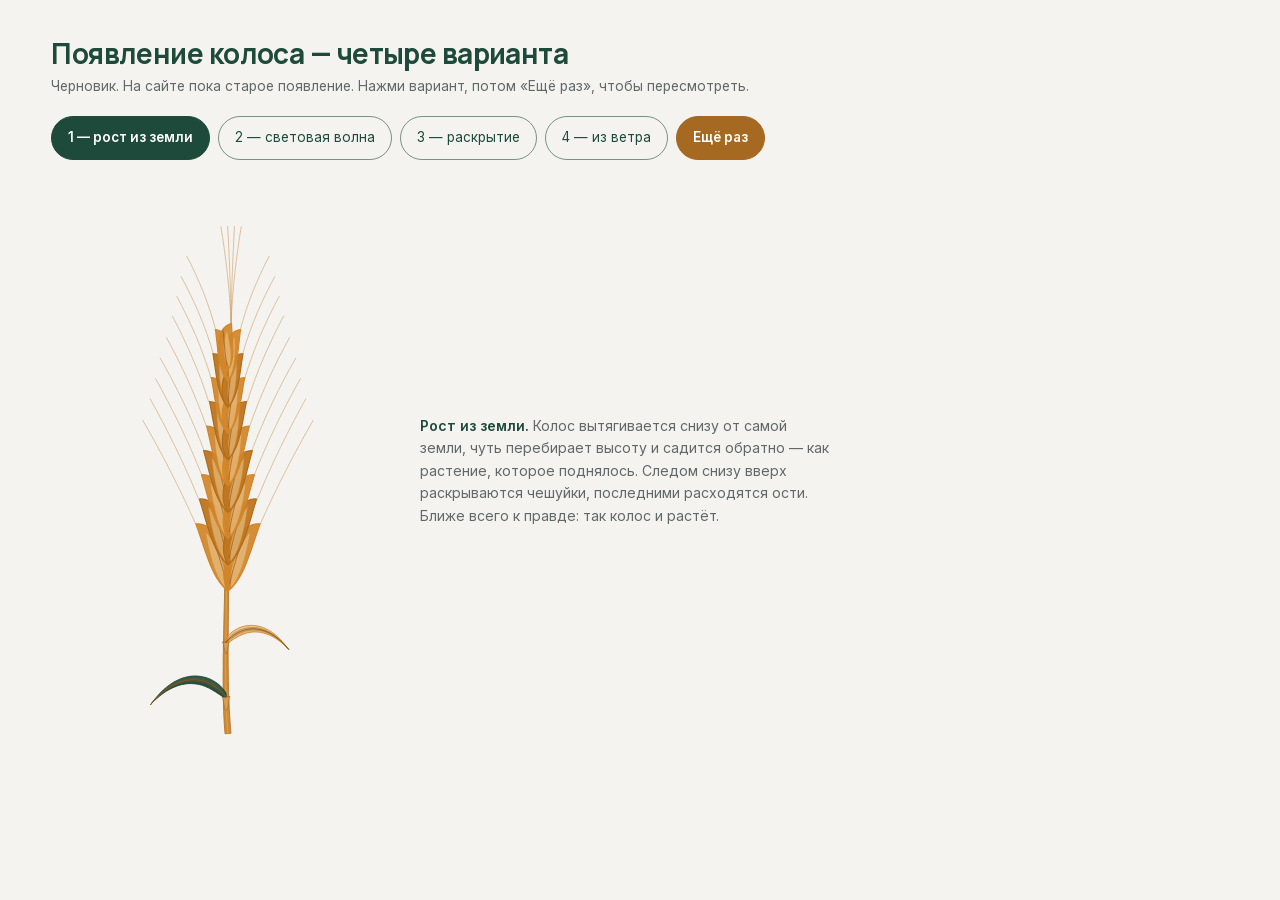
<file: ear-demo.html>
<!doctype html>
<html lang="ru"><head>
<meta charset="utf-8">
<meta name="viewport" content="width=device-width, initial-scale=1">
<title>Появление колоса — варианты</title>
<link rel="icon" href="assets/favicon.svg" type="image/svg+xml">
<meta name="robots" content="noindex">
<link rel="stylesheet" href="css/style.css">
<style>
  body{background:var(--bg)}
  .demo{padding:clamp(1.2rem,3vw,2.4rem) 0}
  .demo h1{font-size:clamp(1.3rem,1.1rem + .8vw,1.8rem)}
  .demo__sub{margin:.3rem 0 1.2rem;font-size:.86rem;color:var(--muted)}
  .sw{display:flex;gap:.5rem;flex-wrap:wrap;margin:0 0 1.6rem}
  .sw button{font:inherit;font-size:.84rem;padding:.55rem 1rem;border-radius:999px;cursor:pointer;
    background:transparent;color:var(--green);border:1px solid var(--field-line);min-height:44px}
  .sw button[aria-pressed="true"]{background:var(--green);color:#fff;border-color:var(--green);font-weight:600}
  .sw .go{background:var(--amber-btn);color:#fff;border-color:var(--amber-btn);font-weight:600}
  .st{display:grid;grid-template-columns:minmax(0,330px) minmax(0,1fr);gap:clamp(1.2rem,3vw,2.6rem);align-items:center}
  .st__note{font-size:.88rem;line-height:1.6;color:var(--muted);max-width:46ch}
  .st__note b{color:var(--green)}
  #earsvg{overflow:visible}
  .beam{fill:none}

  /* ---------- общее ---------- */
  .earwrap{transform-box:view-box}
  .v .ear,.v .earwrap,.v .lf > path,.v .awns{transition:none}

  /* ===== A. РОСТ ИЗ ЗЕМЛИ ===== */
  .v-grow .earwrap{transform-origin:300px 700px;animation:gw 1.5s cubic-bezier(.16,.9,.28,1) both}
  .v-grow .lf > path{transform-box:fill-box;transform-origin:50% 100%;
    animation:leafOpen .62s cubic-bezier(.22,1.4,.5,1) both;
    animation-delay:calc(.55s + var(--k,0) * .045s)}
  .v-grow .awns{transform-box:view-box;transform-origin:300px 300px;
    animation:awnOpen .9s cubic-bezier(.22,1,.36,1) both;animation-delay:1.25s}
  @keyframes gw{0%{transform:scaleY(.02) scaleX(.55);opacity:0}
                18%{opacity:1}
                72%{transform:scaleY(1.04) scaleX(1.02)}
                100%{transform:none;opacity:1}}
  @keyframes leafOpen{from{transform:scale(.2);opacity:0}to{transform:none;opacity:1}}
  @keyframes awnOpen{from{transform:scaleY(.3);opacity:0}to{transform:none;opacity:1}}

  /* ===== B. СВЕТОВАЯ ВОЛНА ===== */
  .v-beam .ear{clip-path:url(#wipe)}
  .v-beam .wipe__r{animation:wipeUp 1.6s cubic-bezier(.4,0,.15,1) both}
  .v-beam .beam{fill:url(#bg1);animation:beamUp 1.6s cubic-bezier(.4,0,.15,1) both}
  @keyframes wipeUp{from{y:700px;height:20px}to{y:-60px;height:780px}}
  @keyframes beamUp{0%{y:700px;opacity:0}
                    10%{opacity:.9}
                    88%{opacity:.9}
                    100%{y:-60px;opacity:0}}

  /* ===== C. РАСКРЫТИЕ ===== */
  .v-open .stalk,.v-open .stalk-hi,.v-open .node,.v-open .sheath{
    animation:fadeIn .5s ease-out both}
  .v-open .lf > path{transform-box:fill-box;transform-origin:50% 100%;
    animation:unfold .7s cubic-bezier(.2,1.3,.4,1) both;
    animation-delay:calc(.35s + var(--k,0) * .07s)}
  .v-open .awns{transform-box:view-box;transform-origin:300px 260px;
    animation:splay 1.1s cubic-bezier(.22,1,.36,1) both;animation-delay:1.6s}
  @keyframes fadeIn{from{opacity:0}to{opacity:1}}
  @keyframes unfold{from{transform:rotate(-24deg) scale(.35);opacity:0}
                    to{transform:none;opacity:1}}
  @keyframes splay{from{transform:scaleX(.15) scaleY(.6);opacity:0}to{transform:none;opacity:1}}

  /* ===== D. ИЗ ВЕТРА ===== */
  .v-wind .earwrap{transform-origin:300px 700px;animation:windIn 2.1s cubic-bezier(.18,.9,.3,1) both}
  .v-wind .lf > path{animation:fadeIn .8s ease-out both;animation-delay:calc(var(--k,0) * .03s)}
  @keyframes windIn{
    0%{transform:rotate(-21deg) translateY(26px);opacity:0}
    22%{opacity:1}
    52%{transform:rotate(5.5deg) translateY(0)}
    72%{transform:rotate(-2.4deg)}
    86%{transform:rotate(1deg)}
    100%{transform:none;opacity:1}}

  @media (prefers-reduced-motion:reduce){
    .v-grow .earwrap,.v-wind .earwrap,.v-grow .lf > path,.v-open .lf > path,
    .v-wind .lf > path,.v-grow .awns,.v-open .awns,.v-beam .wipe__r,.v-beam .beam,
    .v-open .stalk,.v-open .stalk-hi,.v-open .node,.v-open .sheath{animation:none}
    .v-beam .ear{clip-path:none}
  }
</style>
</head><body>
<main class="wrap demo">
  <h1>Появление колоса — четыре варианта</h1>
  <p class="demo__sub">Черновик. На сайте пока старое появление. Нажми вариант, потом «Ещё раз», чтобы пересмотреть.</p>
  <div class="sw">
    <button type="button" data-v="grow" aria-pressed="true">1 — рост из земли</button>
    <button type="button" data-v="beam" aria-pressed="false">2 — световая волна</button>
    <button type="button" data-v="open" aria-pressed="false">3 — раскрытие</button>
    <button type="button" data-v="wind" aria-pressed="false">4 — из ветра</button>
    <button type="button" class="go" id="replay">Ещё раз</button>
  </div>
  <div class="st">
    <div class="v v-grow" id="stage"><svg viewBox="71 -52 427 757" class="art art--ear">
        
                <defs>
          <linearGradient id="bg1" x1="0" x2="1" y1="0" y2="0">
            <stop offset="0%" stop-color="#FFE6A8" stop-opacity="0"/>
            <stop offset="28%" stop-color="#FFF3D6" stop-opacity=".95"/>
            <stop offset="72%" stop-color="#FFF3D6" stop-opacity=".95"/>
            <stop offset="100%" stop-color="#FFE6A8" stop-opacity="0"/>
          </linearGradient>
          <clipPath id="wipe" clipPathUnits="userSpaceOnUse">
            <rect class="wipe__r" x="40" y="-60" width="500" height="780"/>
          </clipPath>
        </defs>
        <g class="earwrap"><g class="ear">
  <path class="d stalk" d="M303.9 655.7C303.8 654.5 303.5 651.2 303.3 648.9C303.1 646.6 302.9 644.3 302.8 641.9C302.6 639.5 302.4 637.2 302.3 634.7C302.1 632.3 302.0 629.9 301.8 627.4C301.7 624.9 301.6 622.4 301.5 619.9C301.3 617.3 301.2 614.7 301.1 612.1C301.0 609.5 301.0 606.9 300.9 604.2C300.8 601.5 300.7 598.8 300.7 596.0C300.6 593.3 300.5 590.5 300.5 587.6C300.4 584.8 300.4 581.9 300.4 579.0C300.3 576.1 300.3 573.2 300.3 570.2C300.3 567.3 300.2 564.2 300.2 561.2C300.2 558.1 300.2 555.0 300.2 551.9C300.2 548.8 300.2 545.6 300.2 542.4C300.2 539.2 300.3 535.9 300.3 532.6C300.3 529.3 300.3 526.0 300.3 522.6C300.4 519.3 300.4 515.8 300.4 512.4C300.5 508.9 300.5 505.4 300.5 501.9C300.6 498.3 300.6 494.7 300.7 491.1C300.7 487.5 300.7 483.8 300.8 480.0C300.8 476.3 300.9 472.6 300.9 468.7C301.0 464.9 301.0 461.1 301.1 457.2C301.1 453.2 301.2 449.3 301.2 445.3C301.3 441.3 301.3 437.2 301.4 433.1C301.4 429.0 301.5 424.9 301.5 420.7C301.6 416.5 301.6 412.2 301.7 408.0C301.7 403.7 301.7 399.3 301.8 394.9C301.8 390.5 301.9 386.1 301.9 381.6C301.9 377.1 302.0 372.5 302.0 367.9C302.0 363.3 302.1 358.7 302.1 354.0C302.1 349.2 302.1 344.5 302.1 339.7C302.2 334.9 302.2 330.0 302.2 325.1C302.2 320.1 302.2 315.2 302.2 310.1C302.2 305.1 302.2 300.0 302.1 294.9C302.1 289.7 302.1 284.5 302.1 279.3C302.0 274.0 302.0 268.7 302.0 263.3C301.9 257.9 301.9 252.5 301.8 247.0C301.8 241.5 301.7 236.0 301.6 230.4C301.6 224.8 301.5 219.1 301.4 213.4C301.3 207.6 301.1 198.9 301.0 196.0C300.7 196.0 299.3 193.1 299.0 196.0C298.6 198.9 299.0 207.7 299.0 213.4C299.0 219.1 299.1 224.8 299.1 230.4C299.1 236.0 299.1 241.5 299.1 247.0C299.1 252.5 299.1 257.9 299.1 263.3C299.0 268.7 299.0 274.0 299.0 279.3C299.0 284.5 298.9 289.7 298.9 294.9C298.8 300.0 298.8 305.1 298.8 310.1C298.7 315.1 298.7 320.1 298.6 325.0C298.5 330.0 298.5 334.8 298.4 339.6C298.3 344.5 298.3 349.2 298.2 353.9C298.1 358.6 298.0 363.3 298.0 367.9C297.9 372.5 297.8 377.0 297.7 381.5C297.6 386.0 297.5 390.5 297.5 394.8C297.4 399.2 297.3 403.6 297.2 407.9C297.1 412.2 297.0 416.4 296.9 420.6C296.8 424.8 296.7 428.9 296.6 433.0C296.5 437.1 296.4 441.2 296.3 445.2C296.2 449.2 296.1 453.1 296.0 457.1C295.9 461.0 295.8 464.8 295.7 468.6C295.7 472.5 295.6 476.2 295.5 480.0C295.4 483.7 295.3 487.4 295.2 491.0C295.1 494.6 295.0 498.2 294.9 501.8C294.9 505.3 294.8 508.8 294.7 512.3C294.6 515.8 294.5 519.2 294.5 522.6C294.4 525.9 294.3 529.3 294.3 532.6C294.2 535.9 294.2 539.1 294.1 542.3C294.1 545.6 294.0 548.7 294.0 551.9C293.9 555.0 293.9 558.1 293.8 561.2C293.8 564.2 293.8 567.2 293.8 570.2C293.7 573.2 293.7 576.2 293.7 579.1C293.7 582.0 293.7 584.9 293.7 587.7C293.7 590.5 293.7 593.3 293.8 596.1C293.8 598.9 293.8 601.6 293.9 604.3C293.9 607.0 293.9 609.7 294.0 612.3C294.1 615.0 294.1 617.6 294.2 620.1C294.3 622.7 294.3 625.2 294.4 627.7C294.5 630.2 294.6 632.7 294.7 635.2C294.9 637.6 295.0 640.0 295.1 642.4C295.3 644.8 295.4 647.1 295.6 649.5C295.7 651.8 296.0 655.2 296.1 656.3Z"/>
  <path class="d stalk-hi" d="M300.0 656.0C299.9 654.9 299.6 651.5 299.4 649.2C299.3 646.9 299.1 644.5 298.9 642.1C298.8 639.8 298.6 637.4 298.5 635.0C298.4 632.5 298.3 630.1 298.1 627.6C298.0 625.1 297.9 622.6 297.8 620.0C297.7 617.4 297.6 614.8 297.6 612.2C297.5 609.6 297.4 606.9 297.4 604.2C297.3 601.6 297.3 598.8 297.2 596.1C297.2 593.3 297.1 590.5 297.1 587.7C297.1 584.8 297.1 582.0 297.0 579.1C297.0 576.2 297.0 573.2 297.0 570.2C297.0 567.3 297.0 564.2 297.0 561.2C297.0 558.1 297.1 555.0 297.1 551.9C297.1 548.8 297.1 545.6 297.2 542.4C297.2 539.2 297.2 535.9 297.3 532.6C297.3 529.3 297.4 526.0 297.4 522.6C297.5 519.2 297.5 515.8 297.6 512.3C297.6 508.9 297.7 505.4 297.7 501.8C297.8 498.3 297.9 494.7 297.9 491.0C298.0 487.4 298.1 483.7 298.1 480.0C298.2 476.3 298.3 472.5 298.3 468.7C298.4 464.9 298.5 461.0 298.6 457.1C298.6 453.2 298.7 449.2 298.8 445.2C298.8 441.2 298.9 437.2 299.0 433.1C299.1 429.0 299.1 424.8 299.2 420.6C299.3 416.5 299.4 412.2 299.4 407.9C299.5 403.6 299.6 399.3 299.6 394.9C299.7 390.5 299.8 386.0 299.8 381.5C299.9 377.0 299.9 372.5 300.0 367.9C300.0 363.3 300.1 358.6 300.1 353.9C300.2 349.2 300.2 344.5 300.3 339.7C300.3 334.8 300.4 330.0 300.4 325.1C300.4 320.1 300.4 315.2 300.5 310.1C300.5 305.1 300.5 300.0 300.5 294.9C300.5 289.7 300.5 284.5 300.5 279.3C300.5 274.0 300.5 268.7 300.5 263.3C300.5 257.9 300.5 252.5 300.5 247.0C300.4 241.5 300.4 236.0 300.3 230.4C300.3 224.8 300.3 219.1 300.2 213.4C300.1 207.6 300.0 198.9 300.0 196.0"/>
  <path class="d node" d="M292.4 609.2Q300.9 609.0 302.5 608.9"/>
  <path class="d node" d="M292.7 538.4Q300.2 538.5 301.7 538.5"/>
  <path class="d sheath" d="M293.3 609.2Q295.6 627.1 297.3 627.0Q300.1 627.0 301.7 608.9Z"/>
  <path class="d sheath" d="M293.6 538.5Q296.5 553.5 297.6 553.5Q298.8 553.5 300.8 538.5Z"/>
  <g class="leafA"><g class="lf" style="--k:0" transform="translate(297.5 609.1) rotate(6)"><path class="d f-green" d="M0.2 -0.2C0.2 -0.8 0.2 -2.8 -0.1 -3.8C-0.4 -4.8 -1.0 -5.4 -1.5 -6.2C-2.1 -6.9 -2.6 -7.6 -3.2 -8.3C-3.8 -8.9 -4.4 -9.6 -5.1 -10.2C-5.7 -10.8 -6.3 -11.4 -7.0 -11.9C-7.7 -12.5 -8.4 -13.0 -9.0 -13.6C-9.7 -14.1 -10.4 -14.6 -11.1 -15.0C-11.9 -15.5 -12.6 -16.0 -13.3 -16.4C-14.0 -16.8 -14.8 -17.2 -15.5 -17.6C-16.3 -18.0 -17.0 -18.4 -17.8 -18.7C-18.5 -19.1 -19.3 -19.4 -20.1 -19.7C-20.8 -20.0 -21.6 -20.3 -22.4 -20.6C-23.2 -20.8 -24.0 -21.1 -24.8 -21.3C-25.5 -21.5 -26.3 -21.7 -27.1 -21.9C-27.9 -22.1 -28.7 -22.2 -29.5 -22.4C-30.3 -22.5 -31.1 -22.6 -31.9 -22.7C-32.7 -22.8 -33.6 -22.9 -34.4 -22.9C-35.2 -23.0 -36.0 -23.0 -36.8 -23.0C-37.6 -23.1 -38.4 -23.1 -39.2 -23.0C-40.0 -23.0 -40.8 -22.9 -41.6 -22.9C-42.4 -22.8 -43.2 -22.7 -44.0 -22.6C-44.8 -22.5 -45.6 -22.4 -46.4 -22.2C-47.2 -22.1 -48.0 -21.9 -48.8 -21.7C-49.6 -21.5 -50.4 -21.3 -51.2 -21.1C-52.0 -20.8 -52.8 -20.6 -53.5 -20.3C-54.3 -20.1 -55.1 -19.8 -55.9 -19.5C-56.6 -19.2 -57.4 -18.8 -58.2 -18.5C-58.9 -18.2 -59.7 -17.8 -60.4 -17.4C-61.2 -17.0 -61.9 -16.6 -62.7 -16.2C-63.4 -15.8 -64.2 -15.4 -64.9 -14.9C-65.6 -14.5 -66.4 -14.0 -67.1 -13.5C-67.8 -13.0 -68.5 -12.5 -69.2 -12.0C-69.9 -11.5 -70.6 -10.9 -71.3 -10.4C-72.0 -9.8 -72.7 -9.2 -73.4 -8.6C-74.1 -8.0 -74.8 -7.4 -75.5 -6.8C-76.2 -6.2 -76.8 -5.5 -77.5 -4.9C-78.2 -4.2 -78.8 -3.5 -79.5 -2.8C-80.2 -2.1 -80.8 -1.4 -81.4 -0.7C-82.1 0.0 -82.7 0.8 -83.4 1.5C-84.0 2.3 -84.6 3.1 -85.3 3.9C-85.9 4.7 -86.5 5.5 -87.1 6.3C-87.7 7.2 -88.3 8.0 -88.9 8.9C-89.6 9.7 -90.2 10.6 -90.7 11.5C-91.3 12.4 -91.9 13.3 -92.5 14.2C-93.1 15.2 -93.7 16.1 -94.3 17.1C-94.8 18.0 -95.7 19.5 -96.0 20.0C-96.0 20.0 -96.3 20.5 -96.0 20.0C-95.7 19.5 -94.6 18.2 -94.0 17.3C-93.3 16.4 -92.6 15.6 -91.9 14.7C-91.2 13.9 -90.5 13.1 -89.7 12.3C-89.0 11.5 -88.3 10.7 -87.6 10.0C-86.9 9.2 -86.2 8.5 -85.5 7.8C-84.7 7.0 -84.0 6.4 -83.3 5.7C-82.6 5.0 -81.9 4.4 -81.1 3.7C-80.4 3.1 -79.7 2.5 -79.0 1.9C-78.2 1.3 -77.5 0.7 -76.8 0.2C-76.1 -0.4 -75.3 -0.9 -74.6 -1.4C-73.9 -1.9 -73.1 -2.4 -72.4 -2.9C-71.7 -3.4 -71.0 -3.8 -70.3 -4.3C-69.5 -4.7 -68.8 -5.1 -68.1 -5.5C-67.4 -5.9 -66.6 -6.3 -65.9 -6.7C-65.2 -7.0 -64.5 -7.4 -63.8 -7.7C-63.1 -8.0 -62.4 -8.3 -61.6 -8.6C-60.9 -8.9 -60.2 -9.2 -59.5 -9.5C-58.8 -9.7 -58.1 -9.9 -57.4 -10.2C-56.7 -10.4 -56.0 -10.6 -55.3 -10.8C-54.6 -11.0 -54.0 -11.2 -53.3 -11.3C-52.6 -11.5 -51.9 -11.6 -51.2 -11.8C-50.5 -11.9 -49.9 -12.0 -49.2 -12.1C-48.5 -12.2 -47.8 -12.3 -47.2 -12.4C-46.5 -12.4 -45.8 -12.5 -45.2 -12.5C-44.5 -12.6 -43.8 -12.6 -43.2 -12.6C-42.5 -12.6 -41.9 -12.6 -41.2 -12.6C-40.6 -12.6 -39.9 -12.6 -39.3 -12.5C-38.6 -12.5 -38.0 -12.4 -37.3 -12.4C-36.7 -12.3 -36.1 -12.2 -35.4 -12.2C-34.8 -12.1 -34.2 -12.0 -33.5 -11.9C-32.9 -11.7 -32.2 -11.6 -31.6 -11.5C-31.0 -11.3 -30.3 -11.2 -29.7 -11.0C-29.1 -10.9 -28.4 -10.7 -27.8 -10.5C-27.2 -10.3 -26.6 -10.1 -25.9 -9.9C-25.3 -9.7 -24.7 -9.5 -24.0 -9.3C-23.4 -9.1 -22.8 -8.8 -22.1 -8.6C-21.5 -8.3 -20.9 -8.1 -20.2 -7.8C-19.6 -7.5 -18.9 -7.2 -18.3 -6.9C-17.6 -6.6 -17.0 -6.3 -16.4 -6.0C-15.7 -5.7 -15.1 -5.4 -14.4 -5.1C-13.7 -4.7 -13.1 -4.4 -12.4 -4.0C-11.7 -3.7 -11.1 -3.3 -10.4 -3.0C-9.7 -2.6 -9.0 -2.2 -8.3 -1.9C-7.6 -1.5 -6.9 -1.1 -6.1 -0.8C-5.3 -0.4 -4.7 0.0 -3.7 0.2C-2.7 0.4 -0.8 0.2 -0.2 0.2Z"/><path class="d fold-g" d="M0.0 0.0C-0.3 -0.3 -1.3 -1.2 -1.9 -1.8C-2.5 -2.4 -3.2 -2.9 -3.8 -3.5C-4.5 -4.0 -5.1 -4.6 -5.8 -5.1C-6.4 -5.6 -7.1 -6.1 -7.7 -6.6C-8.4 -7.1 -9.0 -7.5 -9.7 -8.0C-10.4 -8.4 -11.0 -8.9 -11.7 -9.3C-12.4 -9.7 -13.1 -10.1 -13.7 -10.5C-14.4 -10.9 -15.1 -11.3 -15.8 -11.7C-16.5 -12.0 -17.2 -12.4 -17.9 -12.7C-18.6 -13.0 -19.2 -13.4 -19.9 -13.7C-20.6 -13.9 -21.3 -14.2 -22.0 -14.5C-22.7 -14.8 -23.5 -15.0 -24.2 -15.3C-24.9 -15.5 -25.6 -15.7 -26.3 -15.9C-27.0 -16.1 -27.7 -16.3 -28.4 -16.5C-29.1 -16.6 -29.9 -16.8 -30.6 -16.9C-31.3 -17.1 -32.0 -17.2 -32.7 -17.3C-33.4 -17.4 -34.2 -17.5 -34.9 -17.5C-35.6 -17.6 -36.3 -17.7 -37.1 -17.7C-37.8 -17.8 -38.5 -17.8 -39.2 -17.8C-40.0 -17.8 -40.7 -17.8 -41.4 -17.7C-42.2 -17.7 -42.9 -17.7 -43.6 -17.6C-44.3 -17.5 -45.1 -17.5 -45.8 -17.4C-46.5 -17.3 -47.3 -17.2 -48.0 -17.0C-48.7 -16.9 -49.5 -16.8 -50.2 -16.6C-50.9 -16.4 -51.7 -16.2 -52.4 -16.0C-53.1 -15.8 -53.8 -15.6 -54.6 -15.4C-55.3 -15.2 -56.0 -14.9 -56.8 -14.6C-57.5 -14.4 -58.2 -14.1 -58.9 -13.8C-59.7 -13.5 -60.4 -13.2 -61.1 -12.8C-61.8 -12.5 -62.6 -12.1 -63.3 -11.8C-64.0 -11.4 -64.7 -11.0 -65.4 -10.6C-66.1 -10.2 -66.9 -9.8 -67.6 -9.3C-68.3 -8.9 -69.0 -8.4 -69.7 -7.9C-70.4 -7.5 -71.1 -7.0 -71.8 -6.4C-72.5 -5.9 -73.3 -5.4 -74.0 -4.8C-74.7 -4.3 -75.4 -3.7 -76.1 -3.1C-76.8 -2.6 -77.4 -1.9 -78.1 -1.3C-78.8 -0.7 -79.5 -0.1 -80.2 0.6C-80.9 1.3 -81.6 1.9 -82.3 2.6C-82.9 3.3 -83.6 4.0 -84.3 4.8C-85.0 5.5 -85.6 6.3 -86.3 7.0C-87.0 7.8 -87.6 8.6 -88.3 9.4C-88.9 10.2 -89.6 11.0 -90.2 11.9C-90.9 12.7 -91.5 13.6 -92.2 14.5C-92.8 15.4 -93.5 16.3 -94.1 17.2C-94.7 18.1 -95.7 19.5 -96.0 20.0C-96.0 20.0 -96.3 20.5 -96.0 20.0C-95.7 19.5 -94.6 18.2 -94.0 17.3C-93.3 16.4 -92.6 15.6 -91.9 14.7C-91.2 13.9 -90.5 13.1 -89.7 12.3C-89.0 11.5 -88.3 10.7 -87.6 10.0C-86.9 9.2 -86.2 8.5 -85.5 7.8C-84.7 7.0 -84.0 6.4 -83.3 5.7C-82.6 5.0 -81.9 4.4 -81.1 3.7C-80.4 3.1 -79.7 2.5 -79.0 1.9C-78.2 1.3 -77.5 0.7 -76.8 0.2C-76.1 -0.4 -75.3 -0.9 -74.6 -1.4C-73.9 -1.9 -73.1 -2.4 -72.4 -2.9C-71.7 -3.4 -71.0 -3.8 -70.3 -4.3C-69.5 -4.7 -68.8 -5.1 -68.1 -5.5C-67.4 -5.9 -66.6 -6.3 -65.9 -6.7C-65.2 -7.0 -64.5 -7.4 -63.8 -7.7C-63.1 -8.0 -62.4 -8.3 -61.6 -8.6C-60.9 -8.9 -60.2 -9.2 -59.5 -9.5C-58.8 -9.7 -58.1 -9.9 -57.4 -10.2C-56.7 -10.4 -56.0 -10.6 -55.3 -10.8C-54.6 -11.0 -54.0 -11.2 -53.3 -11.3C-52.6 -11.5 -51.9 -11.6 -51.2 -11.8C-50.5 -11.9 -49.9 -12.0 -49.2 -12.1C-48.5 -12.2 -47.8 -12.3 -47.2 -12.4C-46.5 -12.4 -45.8 -12.5 -45.2 -12.5C-44.5 -12.6 -43.8 -12.6 -43.2 -12.6C-42.5 -12.6 -41.9 -12.6 -41.2 -12.6C-40.6 -12.6 -39.9 -12.6 -39.3 -12.5C-38.6 -12.5 -38.0 -12.4 -37.3 -12.4C-36.7 -12.3 -36.1 -12.2 -35.4 -12.2C-34.8 -12.1 -34.2 -12.0 -33.5 -11.9C-32.9 -11.7 -32.2 -11.6 -31.6 -11.5C-31.0 -11.3 -30.3 -11.2 -29.7 -11.0C-29.1 -10.9 -28.4 -10.7 -27.8 -10.5C-27.2 -10.3 -26.6 -10.1 -25.9 -9.9C-25.3 -9.7 -24.7 -9.5 -24.0 -9.3C-23.4 -9.1 -22.8 -8.8 -22.1 -8.6C-21.5 -8.3 -20.9 -8.1 -20.2 -7.8C-19.6 -7.5 -18.9 -7.2 -18.3 -6.9C-17.6 -6.6 -17.0 -6.3 -16.4 -6.0C-15.7 -5.7 -15.1 -5.4 -14.4 -5.1C-13.7 -4.7 -13.1 -4.4 -12.4 -4.0C-11.7 -3.7 -11.1 -3.3 -10.4 -3.0C-9.7 -2.6 -9.0 -2.2 -8.3 -1.9C-7.6 -1.5 -6.9 -1.1 -6.1 -0.8C-5.3 -0.4 -4.7 0.0 -3.7 0.2C-2.7 0.4 -0.8 0.2 -0.2 0.2Z"/><path class="d vein" d="M0.0 0.0C-0.3 -0.3 -1.3 -1.2 -1.9 -1.8C-2.5 -2.4 -3.2 -2.9 -3.8 -3.5C-4.5 -4.0 -5.1 -4.6 -5.8 -5.1C-6.4 -5.6 -7.1 -6.1 -7.7 -6.6C-8.4 -7.1 -9.0 -7.5 -9.7 -8.0C-10.4 -8.4 -11.0 -8.9 -11.7 -9.3C-12.4 -9.7 -13.1 -10.1 -13.7 -10.5C-14.4 -10.9 -15.1 -11.3 -15.8 -11.7C-16.5 -12.0 -17.2 -12.4 -17.9 -12.7C-18.6 -13.0 -19.2 -13.4 -19.9 -13.7C-20.6 -13.9 -21.3 -14.2 -22.0 -14.5C-22.7 -14.8 -23.5 -15.0 -24.2 -15.3C-24.9 -15.5 -25.6 -15.7 -26.3 -15.9C-27.0 -16.1 -27.7 -16.3 -28.4 -16.5C-29.1 -16.6 -29.9 -16.8 -30.6 -16.9C-31.3 -17.1 -32.0 -17.2 -32.7 -17.3C-33.4 -17.4 -34.2 -17.5 -34.9 -17.5C-35.6 -17.6 -36.3 -17.7 -37.1 -17.7C-37.8 -17.8 -38.5 -17.8 -39.2 -17.8C-40.0 -17.8 -40.7 -17.8 -41.4 -17.7C-42.2 -17.7 -42.9 -17.7 -43.6 -17.6C-44.3 -17.5 -45.1 -17.5 -45.8 -17.4C-46.5 -17.3 -47.3 -17.2 -48.0 -17.0C-48.7 -16.9 -49.5 -16.8 -50.2 -16.6C-50.9 -16.4 -51.7 -16.2 -52.4 -16.0C-53.1 -15.8 -53.8 -15.6 -54.6 -15.4C-55.3 -15.2 -56.0 -14.9 -56.8 -14.6C-57.5 -14.4 -58.2 -14.1 -58.9 -13.8C-59.7 -13.5 -60.4 -13.2 -61.1 -12.8C-61.8 -12.5 -62.6 -12.1 -63.3 -11.8C-64.0 -11.4 -64.7 -11.0 -65.4 -10.6C-66.1 -10.2 -66.9 -9.8 -67.6 -9.3C-68.3 -8.9 -69.0 -8.4 -69.7 -7.9C-70.4 -7.5 -71.1 -7.0 -71.8 -6.4C-72.5 -5.9 -73.3 -5.4 -74.0 -4.8C-74.7 -4.3 -75.4 -3.7 -76.1 -3.1C-76.8 -2.6 -77.4 -1.9 -78.1 -1.3C-78.8 -0.7 -79.5 -0.1 -80.2 0.6C-80.9 1.3 -81.6 1.9 -82.3 2.6C-82.9 3.3 -83.6 4.0 -84.3 4.8C-85.0 5.5 -85.6 6.3 -86.3 7.0C-87.0 7.8 -87.6 8.6 -88.3 9.4C-88.9 10.2 -89.6 11.0 -90.2 11.9C-90.9 12.7 -91.5 13.6 -92.2 14.5C-92.8 15.4 -93.5 16.3 -94.1 17.2C-94.7 18.1 -95.7 19.5 -96.0 20.0"/><path class="d vein2" d="M-0.1 0.1C-0.5 -0.2 -2.0 -0.8 -2.9 -1.3C-3.7 -1.8 -4.5 -2.4 -5.2 -2.9C-6.0 -3.5 -6.8 -4.0 -7.6 -4.5C-8.3 -5.1 -9.1 -5.6 -9.9 -6.1C-10.6 -6.6 -11.4 -7.0 -12.2 -7.5C-12.9 -7.9 -13.7 -8.4 -14.5 -8.8C-15.3 -9.2 -16.0 -9.6 -16.8 -10.0C-17.6 -10.4 -18.3 -10.8 -19.1 -11.1C-19.9 -11.5 -20.7 -11.8 -21.4 -12.1C-22.2 -12.4 -23.0 -12.7 -23.8 -13.0C-24.6 -13.3 -25.3 -13.5 -26.1 -13.8C-26.9 -14.0 -27.7 -14.2 -28.5 -14.4C-29.3 -14.6 -30.1 -14.8 -30.8 -14.9C-31.6 -15.1 -32.4 -15.2 -33.2 -15.4C-34.0 -15.5 -34.8 -15.6 -35.6 -15.7C-36.4 -15.7 -37.2 -15.8 -38.0 -15.8C-38.8 -15.9 -39.6 -15.9 -40.4 -15.9C-41.2 -15.9 -42.0 -15.9 -42.8 -15.8C-43.6 -15.8 -44.5 -15.7 -45.3 -15.7C-46.1 -15.6 -46.9 -15.5 -47.7 -15.3C-48.5 -15.2 -49.3 -15.1 -50.1 -14.9C-51.0 -14.7 -51.8 -14.6 -52.6 -14.3C-53.4 -14.1 -54.2 -13.9 -55.1 -13.6C-55.9 -13.4 -56.7 -13.1 -57.5 -12.8C-58.4 -12.5 -59.2 -12.2 -60.0 -11.8C-60.8 -11.5 -61.6 -11.1 -62.5 -10.7C-63.3 -10.3 -64.1 -9.9 -64.9 -9.5C-65.8 -9.1 -66.6 -8.6 -67.4 -8.1C-68.2 -7.6 -69.1 -7.1 -69.9 -6.6C-70.7 -6.1 -71.5 -5.5 -72.3 -4.9C-73.2 -4.3 -74.0 -3.7 -74.8 -3.1C-75.6 -2.5 -76.4 -1.8 -77.2 -1.1C-78.0 -0.5 -78.8 0.2 -79.7 1.0C-80.5 1.7 -81.3 2.5 -82.1 3.2C-82.9 4.0 -83.7 4.8 -84.4 5.6C-85.2 6.5 -86.0 7.3 -86.8 8.2C-87.6 9.1 -88.4 10.0 -89.2 10.9C-89.9 11.9 -90.7 12.8 -91.5 13.8C-92.2 14.8 -93.0 15.8 -93.8 16.8C-94.5 17.8 -95.6 19.5 -96.0 20.0 M0.0 0.0C-0.4 -0.3 -1.4 -1.4 -2.2 -2.0C-2.9 -2.7 -3.6 -3.3 -4.4 -4.0C-5.1 -4.6 -5.9 -5.2 -6.6 -5.8C-7.4 -6.3 -8.1 -6.9 -8.9 -7.4C-9.7 -8.0 -10.4 -8.5 -11.2 -9.0C-12.0 -9.5 -12.8 -10.0 -13.5 -10.4C-14.3 -10.9 -15.1 -11.3 -15.9 -11.7C-16.7 -12.1 -17.5 -12.5 -18.3 -12.9C-19.1 -13.3 -19.9 -13.6 -20.7 -14.0C-21.5 -14.3 -22.3 -14.6 -23.1 -14.9C-23.9 -15.2 -24.7 -15.4 -25.5 -15.7C-26.4 -15.9 -27.2 -16.2 -28.0 -16.4C-28.8 -16.6 -29.6 -16.7 -30.5 -16.9C-31.3 -17.1 -32.1 -17.2 -32.9 -17.3C-33.8 -17.4 -34.6 -17.5 -35.4 -17.6C-36.3 -17.7 -37.1 -17.7 -37.9 -17.8C-38.8 -17.8 -39.6 -17.8 -40.4 -17.8C-41.3 -17.8 -42.1 -17.7 -43.0 -17.7C-43.8 -17.6 -44.6 -17.5 -45.5 -17.4C-46.3 -17.3 -47.2 -17.2 -48.0 -17.0C-48.8 -16.9 -49.7 -16.7 -50.5 -16.5C-51.4 -16.3 -52.2 -16.1 -53.0 -15.9C-53.9 -15.6 -54.7 -15.4 -55.6 -15.1C-56.4 -14.8 -57.2 -14.5 -58.1 -14.1C-58.9 -13.8 -59.7 -13.5 -60.6 -13.1C-61.4 -12.7 -62.2 -12.3 -63.1 -11.9C-63.9 -11.5 -64.7 -11.0 -65.5 -10.5C-66.4 -10.1 -67.2 -9.6 -68.0 -9.1C-68.8 -8.5 -69.6 -8.0 -70.5 -7.4C-71.3 -6.9 -72.1 -6.3 -72.9 -5.7C-73.7 -5.0 -74.5 -4.4 -75.3 -3.7C-76.1 -3.1 -76.9 -2.4 -77.7 -1.7C-78.5 -1.0 -79.3 -0.3 -80.1 0.5C-80.9 1.3 -81.7 2.0 -82.5 2.8C-83.2 3.7 -84.0 4.5 -84.8 5.3C-85.6 6.2 -86.3 7.1 -87.1 8.0C-87.9 8.9 -88.6 9.8 -89.4 10.8C-90.1 11.7 -90.9 12.7 -91.6 13.7C-92.4 14.7 -93.1 15.7 -93.8 16.8C-94.6 17.8 -95.6 19.5 -96.0 20.0 M0.1 -0.1C-0.2 -0.5 -0.9 -2.0 -1.5 -2.8C-2.1 -3.6 -2.8 -4.3 -3.5 -5.0C-4.2 -5.7 -5.0 -6.3 -5.7 -7.0C-6.4 -7.6 -7.2 -8.2 -7.9 -8.8C-8.7 -9.4 -9.5 -10.0 -10.2 -10.5C-11.0 -11.0 -11.8 -11.5 -12.6 -12.0C-13.4 -12.5 -14.2 -13.0 -15.0 -13.4C-15.8 -13.9 -16.6 -14.3 -17.4 -14.7C-18.3 -15.1 -19.1 -15.5 -19.9 -15.8C-20.8 -16.2 -21.6 -16.5 -22.4 -16.8C-23.3 -17.1 -24.1 -17.4 -25.0 -17.6C-25.8 -17.9 -26.7 -18.1 -27.5 -18.3C-28.4 -18.5 -29.2 -18.7 -30.1 -18.9C-30.9 -19.0 -31.8 -19.2 -32.7 -19.3C-33.5 -19.4 -34.4 -19.5 -35.3 -19.5C-36.1 -19.6 -37.0 -19.6 -37.9 -19.7C-38.7 -19.7 -39.6 -19.7 -40.5 -19.6C-41.4 -19.6 -42.2 -19.6 -43.1 -19.5C-44.0 -19.4 -44.8 -19.3 -45.7 -19.2C-46.6 -19.0 -47.4 -18.9 -48.3 -18.7C-49.2 -18.5 -50.0 -18.3 -50.9 -18.1C-51.8 -17.9 -52.6 -17.7 -53.5 -17.4C-54.3 -17.1 -55.2 -16.8 -56.0 -16.5C-56.9 -16.2 -57.7 -15.8 -58.6 -15.5C-59.4 -15.1 -60.3 -14.7 -61.1 -14.3C-62.0 -13.9 -62.8 -13.5 -63.6 -13.0C-64.5 -12.6 -65.3 -12.1 -66.1 -11.6C-67.0 -11.1 -67.8 -10.5 -68.6 -10.0C-69.4 -9.4 -70.2 -8.9 -71.0 -8.3C-71.9 -7.7 -72.7 -7.0 -73.5 -6.4C-74.3 -5.8 -75.1 -5.1 -75.9 -4.4C-76.6 -3.7 -77.4 -3.0 -78.2 -2.3C-79.0 -1.5 -79.8 -0.8 -80.6 0.0C-81.3 0.8 -82.1 1.6 -82.9 2.5C-83.6 3.3 -84.4 4.1 -85.1 5.0C-85.9 5.9 -86.6 6.8 -87.4 7.7C-88.1 8.7 -88.8 9.6 -89.6 10.6C-90.3 11.6 -91.0 12.6 -91.7 13.6C-92.5 14.6 -93.2 15.7 -93.9 16.7C-94.6 17.8 -95.6 19.5 -96.0 20.0"/></g></g>
  <g class="leafB"><g class="lf" style="--k:1" transform="translate(297.2 538.5) rotate(-5)"><path class="d f-amber-l" d="M0.2 0.2C0.7 0.2 2.3 0.4 3.1 0.3C3.9 0.1 4.5 -0.3 5.1 -0.5C5.8 -0.8 6.3 -1.1 6.9 -1.4C7.5 -1.7 8.1 -2.0 8.7 -2.3C9.3 -2.6 9.8 -2.9 10.4 -3.2C10.9 -3.4 11.5 -3.7 12.0 -4.0C12.6 -4.3 13.1 -4.5 13.7 -4.8C14.2 -5.0 14.7 -5.3 15.3 -5.5C15.8 -5.8 16.3 -6.0 16.9 -6.2C17.4 -6.4 17.9 -6.6 18.5 -6.9C19.0 -7.1 19.5 -7.3 20.0 -7.4C20.6 -7.6 21.1 -7.8 21.6 -8.0C22.2 -8.1 22.7 -8.3 23.2 -8.5C23.7 -8.6 24.3 -8.7 24.8 -8.9C25.3 -9.0 25.8 -9.1 26.4 -9.2C26.9 -9.4 27.4 -9.5 27.9 -9.6C28.5 -9.7 29.0 -9.7 29.5 -9.8C30.1 -9.9 30.6 -10.0 31.1 -10.0C31.7 -10.1 32.2 -10.1 32.7 -10.1C33.3 -10.2 33.8 -10.2 34.4 -10.2C34.9 -10.2 35.5 -10.2 36.0 -10.2C36.5 -10.2 37.1 -10.2 37.6 -10.2C38.2 -10.1 38.8 -10.1 39.3 -10.0C39.9 -10.0 40.4 -9.9 41.0 -9.8C41.5 -9.8 42.1 -9.7 42.7 -9.6C43.2 -9.5 43.8 -9.4 44.4 -9.2C45.0 -9.1 45.5 -9.0 46.1 -8.8C46.7 -8.7 47.3 -8.5 47.8 -8.3C48.4 -8.1 49.0 -7.9 49.6 -7.7C50.2 -7.5 50.8 -7.3 51.4 -7.1C52.0 -6.8 52.5 -6.6 53.1 -6.3C53.7 -6.1 54.3 -5.8 54.9 -5.5C55.5 -5.2 56.1 -4.9 56.7 -4.6C57.3 -4.3 57.9 -3.9 58.5 -3.6C59.1 -3.2 59.7 -2.9 60.3 -2.5C60.9 -2.1 61.5 -1.7 62.2 -1.3C62.8 -0.9 63.4 -0.4 64.0 -0.0C64.6 0.4 65.2 0.9 65.8 1.4C66.4 1.9 67.0 2.3 67.6 2.9C68.2 3.4 68.8 3.9 69.4 4.4C70.0 5.0 70.6 5.5 71.2 6.1C71.8 6.7 72.4 7.3 73.0 7.9C73.6 8.5 74.2 9.1 74.8 9.7C75.4 10.4 76.0 11.0 76.5 11.7C77.1 12.4 77.7 13.1 78.3 13.8C78.9 14.5 79.7 15.6 80.0 16.0C80.0 16.0 80.2 16.4 80.0 16.0C79.8 15.6 79.0 14.4 78.6 13.6C78.1 12.8 77.6 12.1 77.1 11.3C76.6 10.6 76.1 9.8 75.6 9.1C75.1 8.3 74.6 7.6 74.1 6.9C73.6 6.2 73.1 5.5 72.6 4.9C72.1 4.2 71.6 3.5 71.1 2.9C70.5 2.2 70.0 1.6 69.5 1.0C69.0 0.3 68.4 -0.3 67.9 -0.9C67.4 -1.5 66.8 -2.0 66.3 -2.6C65.7 -3.2 65.2 -3.7 64.6 -4.3C64.0 -4.8 63.5 -5.3 62.9 -5.9C62.4 -6.4 61.8 -6.9 61.2 -7.4C60.6 -7.8 60.1 -8.3 59.5 -8.8C58.9 -9.2 58.3 -9.7 57.7 -10.1C57.1 -10.5 56.5 -10.9 55.9 -11.3C55.3 -11.7 54.7 -12.1 54.1 -12.5C53.5 -12.9 52.9 -13.2 52.2 -13.6C51.6 -13.9 51.0 -14.2 50.4 -14.5C49.7 -14.9 49.1 -15.1 48.5 -15.4C47.8 -15.7 47.2 -16.0 46.6 -16.2C45.9 -16.5 45.3 -16.7 44.6 -16.9C44.0 -17.1 43.3 -17.4 42.7 -17.5C42.0 -17.7 41.3 -17.9 40.7 -18.1C40.0 -18.2 39.4 -18.3 38.7 -18.5C38.0 -18.6 37.4 -18.7 36.7 -18.8C36.0 -18.9 35.4 -19.0 34.7 -19.0C34.0 -19.1 33.3 -19.1 32.7 -19.1C32.0 -19.2 31.3 -19.2 30.6 -19.1C30.0 -19.1 29.3 -19.1 28.6 -19.1C27.9 -19.0 27.3 -19.0 26.6 -18.9C25.9 -18.8 25.3 -18.7 24.6 -18.6C23.9 -18.5 23.3 -18.3 22.6 -18.2C21.9 -18.0 21.3 -17.9 20.6 -17.7C19.9 -17.5 19.3 -17.3 18.6 -17.1C18.0 -16.9 17.3 -16.6 16.7 -16.4C16.0 -16.1 15.4 -15.9 14.8 -15.6C14.1 -15.3 13.5 -15.0 12.9 -14.7C12.3 -14.3 11.7 -14.0 11.0 -13.7C10.4 -13.3 9.8 -12.9 9.2 -12.5C8.7 -12.1 8.1 -11.7 7.5 -11.3C6.9 -10.9 6.4 -10.4 5.8 -10.0C5.2 -9.5 4.7 -9.0 4.2 -8.5C3.7 -8.0 3.1 -7.5 2.6 -6.9C2.2 -6.4 1.7 -5.8 1.2 -5.2C0.8 -4.5 0.3 -4.0 0.0 -3.2C-0.2 -2.4 -0.1 -0.7 -0.2 -0.2Z"/><path class="d fold-a" d="M0.2 0.2C0.7 0.2 2.3 0.4 3.1 0.3C3.9 0.1 4.5 -0.3 5.1 -0.5C5.8 -0.8 6.3 -1.1 6.9 -1.4C7.5 -1.7 8.1 -2.0 8.7 -2.3C9.3 -2.6 9.8 -2.9 10.4 -3.2C10.9 -3.4 11.5 -3.7 12.0 -4.0C12.6 -4.3 13.1 -4.5 13.7 -4.8C14.2 -5.0 14.7 -5.3 15.3 -5.5C15.8 -5.8 16.3 -6.0 16.9 -6.2C17.4 -6.4 17.9 -6.6 18.5 -6.9C19.0 -7.1 19.5 -7.3 20.0 -7.4C20.6 -7.6 21.1 -7.8 21.6 -8.0C22.2 -8.1 22.7 -8.3 23.2 -8.5C23.7 -8.6 24.3 -8.7 24.8 -8.9C25.3 -9.0 25.8 -9.1 26.4 -9.2C26.9 -9.4 27.4 -9.5 27.9 -9.6C28.5 -9.7 29.0 -9.7 29.5 -9.8C30.1 -9.9 30.6 -10.0 31.1 -10.0C31.7 -10.1 32.2 -10.1 32.7 -10.1C33.3 -10.2 33.8 -10.2 34.4 -10.2C34.9 -10.2 35.5 -10.2 36.0 -10.2C36.5 -10.2 37.1 -10.2 37.6 -10.2C38.2 -10.1 38.8 -10.1 39.3 -10.0C39.9 -10.0 40.4 -9.9 41.0 -9.8C41.5 -9.8 42.1 -9.7 42.7 -9.6C43.2 -9.5 43.8 -9.4 44.4 -9.2C45.0 -9.1 45.5 -9.0 46.1 -8.8C46.7 -8.7 47.3 -8.5 47.8 -8.3C48.4 -8.1 49.0 -7.9 49.6 -7.7C50.2 -7.5 50.8 -7.3 51.4 -7.1C52.0 -6.8 52.5 -6.6 53.1 -6.3C53.7 -6.1 54.3 -5.8 54.9 -5.5C55.5 -5.2 56.1 -4.9 56.7 -4.6C57.3 -4.3 57.9 -3.9 58.5 -3.6C59.1 -3.2 59.7 -2.9 60.3 -2.5C60.9 -2.1 61.5 -1.7 62.2 -1.3C62.8 -0.9 63.4 -0.4 64.0 -0.0C64.6 0.4 65.2 0.9 65.8 1.4C66.4 1.9 67.0 2.3 67.6 2.9C68.2 3.4 68.8 3.9 69.4 4.4C70.0 5.0 70.6 5.5 71.2 6.1C71.8 6.7 72.4 7.3 73.0 7.9C73.6 8.5 74.2 9.1 74.8 9.7C75.4 10.4 76.0 11.0 76.5 11.7C77.1 12.4 77.7 13.1 78.3 13.8C78.9 14.5 79.7 15.6 80.0 16.0C80.0 16.0 80.3 16.4 80.0 16.0C79.7 15.6 79.0 14.5 78.4 13.7C77.9 13.0 77.4 12.2 76.8 11.5C76.3 10.8 75.7 10.1 75.2 9.4C74.7 8.7 74.1 8.1 73.6 7.4C73.0 6.7 72.5 6.1 71.9 5.5C71.4 4.9 70.8 4.2 70.2 3.6C69.7 3.1 69.1 2.5 68.5 1.9C68.0 1.3 67.4 0.8 66.8 0.3C66.3 -0.3 65.7 -0.8 65.1 -1.3C64.5 -1.8 64.0 -2.3 63.4 -2.8C62.8 -3.3 62.2 -3.7 61.6 -4.2C61.0 -4.6 60.5 -5.0 59.9 -5.5C59.3 -5.9 58.7 -6.3 58.1 -6.7C57.5 -7.1 56.9 -7.4 56.3 -7.8C55.7 -8.2 55.1 -8.5 54.5 -8.8C53.9 -9.2 53.3 -9.5 52.7 -9.8C52.1 -10.1 51.5 -10.4 50.9 -10.6C50.3 -10.9 49.7 -11.2 49.1 -11.4C48.5 -11.7 47.9 -11.9 47.3 -12.1C46.7 -12.3 46.1 -12.5 45.5 -12.7C44.9 -12.9 44.3 -13.1 43.7 -13.2C43.0 -13.4 42.4 -13.6 41.8 -13.7C41.2 -13.8 40.6 -13.9 40.0 -14.0C39.4 -14.1 38.8 -14.2 38.2 -14.3C37.6 -14.4 37.0 -14.5 36.3 -14.5C35.7 -14.6 35.1 -14.6 34.5 -14.6C33.9 -14.6 33.3 -14.6 32.7 -14.6C32.1 -14.6 31.5 -14.6 30.9 -14.6C30.3 -14.5 29.7 -14.5 29.1 -14.4C28.5 -14.4 27.9 -14.3 27.3 -14.2C26.7 -14.1 26.1 -14.0 25.5 -13.9C24.9 -13.8 24.3 -13.7 23.7 -13.5C23.1 -13.4 22.5 -13.2 21.9 -13.1C21.3 -12.9 20.7 -12.7 20.1 -12.5C19.5 -12.3 19.0 -12.1 18.4 -11.9C17.8 -11.7 17.2 -11.5 16.6 -11.2C16.0 -11.0 15.5 -10.7 14.9 -10.4C14.3 -10.2 13.7 -9.9 13.2 -9.6C12.6 -9.3 12.0 -9.0 11.5 -8.7C10.9 -8.3 10.3 -8.0 9.8 -7.6C9.2 -7.3 8.6 -6.9 8.1 -6.6C7.5 -6.2 7.0 -5.8 6.4 -5.4C5.9 -5.0 5.3 -4.6 4.8 -4.2C4.3 -3.7 3.7 -3.3 3.2 -2.9C2.6 -2.4 2.1 -1.9 1.6 -1.5C1.0 -1.0 0.3 -0.2 0.0 0.0Z"/><path class="d vein" d="M0.0 0.0C0.3 -0.2 1.0 -1.0 1.6 -1.5C2.1 -1.9 2.6 -2.4 3.2 -2.9C3.7 -3.3 4.3 -3.7 4.8 -4.2C5.3 -4.6 5.9 -5.0 6.4 -5.4C7.0 -5.8 7.5 -6.2 8.1 -6.6C8.6 -6.9 9.2 -7.3 9.8 -7.6C10.3 -8.0 10.9 -8.3 11.5 -8.7C12.0 -9.0 12.6 -9.3 13.2 -9.6C13.7 -9.9 14.3 -10.2 14.9 -10.4C15.5 -10.7 16.0 -11.0 16.6 -11.2C17.2 -11.5 17.8 -11.7 18.4 -11.9C19.0 -12.1 19.5 -12.3 20.1 -12.5C20.7 -12.7 21.3 -12.9 21.9 -13.1C22.5 -13.2 23.1 -13.4 23.7 -13.5C24.3 -13.7 24.9 -13.8 25.5 -13.9C26.1 -14.0 26.7 -14.1 27.3 -14.2C27.9 -14.3 28.5 -14.4 29.1 -14.4C29.7 -14.5 30.3 -14.5 30.9 -14.6C31.5 -14.6 32.1 -14.6 32.7 -14.6C33.3 -14.6 33.9 -14.6 34.5 -14.6C35.1 -14.6 35.7 -14.6 36.3 -14.5C37.0 -14.5 37.6 -14.4 38.2 -14.3C38.8 -14.2 39.4 -14.1 40.0 -14.0C40.6 -13.9 41.2 -13.8 41.8 -13.7C42.4 -13.6 43.0 -13.4 43.7 -13.2C44.3 -13.1 44.9 -12.9 45.5 -12.7C46.1 -12.5 46.7 -12.3 47.3 -12.1C47.9 -11.9 48.5 -11.7 49.1 -11.4C49.7 -11.2 50.3 -10.9 50.9 -10.6C51.5 -10.4 52.1 -10.1 52.7 -9.8C53.3 -9.5 53.9 -9.2 54.5 -8.8C55.1 -8.5 55.7 -8.2 56.3 -7.8C56.9 -7.4 57.5 -7.1 58.1 -6.7C58.7 -6.3 59.3 -5.9 59.9 -5.5C60.5 -5.0 61.0 -4.6 61.6 -4.2C62.2 -3.7 62.8 -3.3 63.4 -2.8C64.0 -2.3 64.5 -1.8 65.1 -1.3C65.7 -0.8 66.3 -0.3 66.8 0.3C67.4 0.8 68.0 1.3 68.5 1.9C69.1 2.5 69.7 3.1 70.2 3.6C70.8 4.2 71.4 4.9 71.9 5.5C72.5 6.1 73.0 6.7 73.6 7.4C74.1 8.1 74.7 8.7 75.2 9.4C75.7 10.1 76.3 10.8 76.8 11.5C77.4 12.2 77.9 13.0 78.4 13.7C79.0 14.5 79.7 15.6 80.0 16.0"/><path class="d vein2" d="M-0.1 -0.1C0.2 -0.4 0.7 -1.7 1.2 -2.3C1.7 -3.0 2.3 -3.6 2.9 -4.1C3.5 -4.7 4.1 -5.3 4.7 -5.8C5.3 -6.3 6.0 -6.8 6.6 -7.3C7.2 -7.8 7.9 -8.2 8.5 -8.7C9.2 -9.1 9.8 -9.5 10.5 -9.9C11.1 -10.4 11.8 -10.7 12.5 -11.1C13.2 -11.5 13.8 -11.8 14.5 -12.1C15.2 -12.5 15.9 -12.8 16.6 -13.1C17.3 -13.3 18.0 -13.6 18.7 -13.9C19.4 -14.1 20.1 -14.3 20.8 -14.6C21.5 -14.8 22.2 -15.0 22.9 -15.1C23.6 -15.3 24.3 -15.4 25.1 -15.6C25.8 -15.7 26.5 -15.8 27.2 -15.9C27.9 -16.0 28.7 -16.1 29.4 -16.1C30.1 -16.2 30.8 -16.2 31.6 -16.2C32.3 -16.3 33.0 -16.3 33.7 -16.2C34.5 -16.2 35.2 -16.2 35.9 -16.1C36.6 -16.0 37.4 -16.0 38.1 -15.9C38.8 -15.7 39.5 -15.6 40.2 -15.5C41.0 -15.3 41.7 -15.2 42.4 -15.0C43.1 -14.8 43.8 -14.6 44.6 -14.4C45.3 -14.2 46.0 -13.9 46.7 -13.7C47.4 -13.4 48.1 -13.2 48.8 -12.9C49.5 -12.6 50.2 -12.3 50.9 -11.9C51.6 -11.6 52.3 -11.2 53.0 -10.9C53.7 -10.5 54.4 -10.1 55.1 -9.7C55.8 -9.3 56.5 -8.8 57.2 -8.4C57.9 -7.9 58.5 -7.5 59.2 -7.0C59.9 -6.5 60.6 -6.0 61.2 -5.5C61.9 -4.9 62.6 -4.4 63.2 -3.8C63.9 -3.3 64.5 -2.7 65.2 -2.1C65.8 -1.5 66.5 -0.9 67.1 -0.2C67.8 0.4 68.4 1.1 69.1 1.7C69.7 2.4 70.3 3.1 70.9 3.8C71.6 4.5 72.2 5.3 72.8 6.0C73.4 6.8 74.0 7.6 74.6 8.4C75.3 9.1 75.9 10.0 76.5 10.8C77.1 11.6 77.6 12.5 78.2 13.3C78.8 14.2 79.7 15.6 80.0 16.0 M0.0 0.0C0.3 -0.3 1.2 -1.1 1.8 -1.7C2.4 -2.2 3.0 -2.7 3.7 -3.3C4.3 -3.8 4.9 -4.3 5.5 -4.7C6.2 -5.2 6.8 -5.7 7.4 -6.1C8.1 -6.5 8.7 -7.0 9.3 -7.4C10.0 -7.8 10.6 -8.2 11.3 -8.6C11.9 -8.9 12.6 -9.3 13.2 -9.6C13.9 -10.0 14.6 -10.3 15.2 -10.6C15.9 -10.9 16.6 -11.2 17.2 -11.5C17.9 -11.7 18.6 -12.0 19.2 -12.2C19.9 -12.5 20.6 -12.7 21.3 -12.9C22.0 -13.1 22.6 -13.3 23.3 -13.4C24.0 -13.6 24.7 -13.8 25.4 -13.9C26.1 -14.0 26.8 -14.1 27.5 -14.2C28.1 -14.3 28.8 -14.4 29.5 -14.5C30.2 -14.5 30.9 -14.6 31.6 -14.6C32.3 -14.6 33.0 -14.6 33.7 -14.6C34.4 -14.6 35.1 -14.6 35.8 -14.5C36.5 -14.5 37.2 -14.4 37.9 -14.3C38.6 -14.3 39.3 -14.2 40.0 -14.0C40.7 -13.9 41.4 -13.8 42.1 -13.6C42.8 -13.5 43.5 -13.3 44.2 -13.1C44.9 -12.9 45.6 -12.7 46.3 -12.5C47.0 -12.2 47.7 -12.0 48.4 -11.7C49.1 -11.4 49.8 -11.2 50.5 -10.9C51.2 -10.5 51.9 -10.2 52.5 -9.9C53.2 -9.5 53.9 -9.2 54.6 -8.8C55.3 -8.4 56.0 -8.0 56.7 -7.6C57.4 -7.2 58.0 -6.7 58.7 -6.3C59.4 -5.8 60.1 -5.3 60.8 -4.8C61.4 -4.3 62.1 -3.8 62.8 -3.3C63.4 -2.7 64.1 -2.2 64.8 -1.6C65.4 -1.0 66.1 -0.4 66.8 0.2C67.4 0.8 68.1 1.4 68.7 2.1C69.4 2.7 70.0 3.4 70.7 4.1C71.3 4.8 71.9 5.5 72.6 6.2C73.2 7.0 73.8 7.7 74.5 8.5C75.1 9.3 75.7 10.1 76.3 10.9C77.0 11.7 77.6 12.5 78.2 13.4C78.8 14.2 79.7 15.6 80.0 16.0 M0.1 0.1C0.5 -0.1 1.7 -0.6 2.4 -1.0C3.1 -1.4 3.7 -1.9 4.4 -2.4C5.0 -2.8 5.7 -3.3 6.3 -3.7C7.0 -4.1 7.6 -4.5 8.2 -4.9C8.9 -5.3 9.5 -5.7 10.2 -6.1C10.8 -6.5 11.4 -6.8 12.1 -7.2C12.7 -7.5 13.4 -7.8 14.0 -8.2C14.7 -8.5 15.3 -8.8 15.9 -9.1C16.6 -9.4 17.2 -9.6 17.9 -9.9C18.5 -10.1 19.2 -10.4 19.8 -10.6C20.5 -10.8 21.1 -11.0 21.8 -11.2C22.4 -11.4 23.1 -11.6 23.7 -11.8C24.4 -11.9 25.1 -12.1 25.7 -12.2C26.4 -12.4 27.0 -12.5 27.7 -12.6C28.4 -12.7 29.0 -12.8 29.7 -12.8C30.3 -12.9 31.0 -12.9 31.7 -13.0C32.3 -13.0 33.0 -13.0 33.7 -13.0C34.4 -13.0 35.0 -13.0 35.7 -13.0C36.4 -13.0 37.0 -12.9 37.7 -12.8C38.4 -12.8 39.1 -12.7 39.8 -12.6C40.4 -12.5 41.1 -12.4 41.8 -12.2C42.5 -12.1 43.2 -12.0 43.8 -11.8C44.5 -11.6 45.2 -11.4 45.9 -11.2C46.6 -11.0 47.3 -10.8 47.9 -10.6C48.6 -10.3 49.3 -10.1 50.0 -9.8C50.7 -9.5 51.4 -9.2 52.1 -8.9C52.7 -8.6 53.4 -8.2 54.1 -7.9C54.8 -7.5 55.5 -7.2 56.2 -6.8C56.9 -6.4 57.5 -6.0 58.2 -5.5C58.9 -5.1 59.6 -4.7 60.3 -4.2C61.0 -3.7 61.6 -3.2 62.3 -2.7C63.0 -2.2 63.7 -1.7 64.3 -1.1C65.0 -0.6 65.7 -0.0 66.4 0.6C67.0 1.2 67.7 1.8 68.4 2.4C69.0 3.0 69.7 3.7 70.4 4.4C71.0 5.0 71.7 5.7 72.3 6.4C73.0 7.2 73.6 7.9 74.3 8.6C74.9 9.4 75.6 10.2 76.2 11.0C76.9 11.8 77.5 12.6 78.1 13.4C78.8 14.3 79.7 15.6 80.0 16.0"/></g></g>
  <g class="spike">
          <g class="lf" style="--k:2" transform="translate(300.0 472) rotate(-22)"><path class="d f-amber" d="M0 0C19.6 -15.4 21.2 -48.0 10.4 -80.6C6.0 -91.2 -2.4 -95.0 -6.0 -96.0C-6.8 -63.4 -14.0 -23.0 0 0Z"/><path class="d husk" d="M-2.0 -5.8C9.6 -23.0 10.0 -53.8 2.0 -82.6C-3.2 -57.6 -8.8 -25.0 -2.0 -5.8Z"/><path class="d crease" d="M1.2 -9.6C6.8 -36.5 6.0 -63.4 8.8 -82.6"/></g>
          <g class="lf" style="--k:3" transform="translate(300.0 472) rotate(22)"><path class="d f-amber" d="M0 0C-19.6 -15.4 -21.2 -48.0 -10.4 -80.6C-6.0 -91.2 2.4 -95.0 6.0 -96.0C6.8 -63.4 14.0 -23.0 0 0Z"/><path class="d husk" d="M2.0 -5.8C-9.6 -23.0 -10.0 -53.8 -2.0 -82.6C3.2 -57.6 8.8 -25.0 2.0 -5.8Z"/><path class="d crease" d="M-1.2 -9.6C-6.8 -36.5 -6.0 -63.4 -8.8 -82.6"/></g>
          <g class="lf" style="--k:4" transform="translate(300.0 438) rotate(-20)"><path class="d f-amber-d" d="M0 0C19.0 -14.8 20.5 -46.2 10.1 -77.7C5.8 -87.9 -2.3 -91.6 -5.8 -92.5C-6.6 -61.1 -13.6 -22.2 0 0Z"/><path class="d husk" d="M-1.9 -5.5C9.3 -22.2 9.7 -51.8 1.9 -79.5C-3.1 -55.5 -8.5 -24.1 -1.9 -5.5Z"/><path class="d crease" d="M1.2 -9.2C6.6 -35.1 5.8 -61.1 8.5 -79.5"/></g>
          <g class="lf" style="--k:5" transform="translate(300.0 438) rotate(20)"><path class="d f-amber-d" d="M0 0C-19.0 -14.8 -20.5 -46.2 -10.1 -77.7C-5.8 -87.9 2.3 -91.6 5.8 -92.5C6.6 -61.1 13.6 -22.2 0 0Z"/><path class="d husk" d="M1.9 -5.5C-9.3 -22.2 -9.7 -51.8 -1.9 -79.5C3.1 -55.5 8.5 -24.1 1.9 -5.5Z"/><path class="d crease" d="M-1.2 -9.2C-6.6 -35.1 -5.8 -61.1 -8.5 -79.5"/></g>
          <g class="lf" style="--k:6" transform="translate(300.0 404) rotate(-19)"><path class="d f-amber" d="M0 0C18.4 -14.2 19.9 -44.5 9.8 -74.8C5.6 -84.5 -2.2 -88.1 -5.6 -89.0C-6.4 -58.7 -13.1 -21.4 0 0Z"/><path class="d husk" d="M-1.9 -5.3C9.0 -21.4 9.4 -49.8 1.9 -76.5C-3.0 -53.4 -8.2 -23.1 -1.9 -5.3Z"/><path class="d crease" d="M1.1 -8.9C6.4 -33.8 5.6 -58.7 8.2 -76.5"/></g>
          <g class="lf" style="--k:7" transform="translate(300.0 404) rotate(19)"><path class="d f-amber" d="M0 0C-18.4 -14.2 -19.9 -44.5 -9.8 -74.8C-5.6 -84.5 2.2 -88.1 5.6 -89.0C6.4 -58.7 13.1 -21.4 0 0Z"/><path class="d husk" d="M1.9 -5.3C-9.0 -21.4 -9.4 -49.8 -1.9 -76.5C3.0 -53.4 8.2 -23.1 1.9 -5.3Z"/><path class="d crease" d="M-1.1 -8.9C-6.4 -33.8 -5.6 -58.7 -8.2 -76.5"/></g>
          <g class="lf" style="--k:8" transform="translate(300.0 370) rotate(-18)"><path class="d f-amber-d" d="M0 0C17.8 -13.7 19.2 -42.8 9.4 -71.8C5.4 -81.2 -2.2 -84.6 -5.4 -85.5C-6.2 -56.4 -12.7 -20.5 0 0Z"/><path class="d husk" d="M-1.8 -5.1C8.7 -20.5 9.1 -47.9 1.8 -73.5C-2.9 -51.3 -8.0 -22.2 -1.8 -5.1Z"/><path class="d crease" d="M1.1 -8.6C6.2 -32.5 5.4 -56.4 8.0 -73.5"/></g>
          <g class="lf" style="--k:9" transform="translate(300.0 370) rotate(18)"><path class="d f-amber-d" d="M0 0C-17.8 -13.7 -19.2 -42.8 -9.4 -71.8C-5.4 -81.2 2.2 -84.6 5.4 -85.5C6.2 -56.4 12.7 -20.5 0 0Z"/><path class="d husk" d="M1.8 -5.1C-8.7 -20.5 -9.1 -47.9 -1.8 -73.5C2.9 -51.3 8.0 -22.2 1.8 -5.1Z"/><path class="d crease" d="M-1.1 -8.6C-6.2 -32.5 -5.4 -56.4 -8.0 -73.5"/></g>
          <g class="lf" style="--k:10" transform="translate(300.0 336) rotate(-16)"><path class="d f-amber" d="M0 0C17.1 -13.1 18.6 -41.0 9.1 -68.9C5.2 -77.9 -2.1 -81.2 -5.2 -82.0C-6.0 -54.1 -12.2 -19.7 0 0Z"/><path class="d husk" d="M-1.8 -4.9C8.4 -19.7 8.8 -45.9 1.8 -70.5C-2.8 -49.2 -7.7 -21.3 -1.8 -4.9Z"/><path class="d crease" d="M1.1 -8.2C6.0 -31.2 5.2 -54.1 7.7 -70.5"/></g>
          <g class="lf" style="--k:11" transform="translate(300.0 336) rotate(16)"><path class="d f-amber" d="M0 0C-17.1 -13.1 -18.6 -41.0 -9.1 -68.9C-5.2 -77.9 2.1 -81.2 5.2 -82.0C6.0 -54.1 12.2 -19.7 0 0Z"/><path class="d husk" d="M1.8 -4.9C-8.4 -19.7 -8.8 -45.9 -1.8 -70.5C2.8 -49.2 7.7 -21.3 1.8 -4.9Z"/><path class="d crease" d="M-1.1 -8.2C-6.0 -31.2 -5.2 -54.1 -7.7 -70.5"/></g>
          <g class="lf" style="--k:12" transform="translate(300.0 302) rotate(-14)"><path class="d f-amber-d" d="M0 0C16.5 -12.6 17.9 -39.2 8.8 -65.9C5.1 -74.6 -2.0 -77.7 -5.1 -78.5C-5.7 -51.8 -11.8 -18.8 0 0Z"/><path class="d husk" d="M-1.7 -4.7C8.1 -18.8 8.4 -44.0 1.7 -67.5C-2.7 -47.1 -7.4 -20.4 -1.7 -4.7Z"/><path class="d crease" d="M1.0 -7.9C5.7 -29.8 5.1 -51.8 7.4 -67.5"/></g>
          <g class="lf" style="--k:13" transform="translate(300.0 302) rotate(14)"><path class="d f-amber-d" d="M0 0C-16.5 -12.6 -17.9 -39.2 -8.8 -65.9C-5.1 -74.6 2.0 -77.7 5.1 -78.5C5.7 -51.8 11.8 -18.8 0 0Z"/><path class="d husk" d="M1.7 -4.7C-8.1 -18.8 -8.4 -44.0 -1.7 -67.5C2.7 -47.1 7.4 -20.4 1.7 -4.7Z"/><path class="d crease" d="M-1.0 -7.9C-5.7 -29.8 -5.1 -51.8 -7.4 -67.5"/></g>
          <g class="lf" style="--k:14" transform="translate(300.0 268) rotate(-13)"><path class="d f-amber" d="M0 0C15.9 -12.0 17.2 -37.5 8.5 -63.0C4.9 -71.2 -2.0 -74.2 -4.9 -75.0C-5.5 -49.5 -11.4 -18.0 0 0Z"/><path class="d husk" d="M-1.6 -4.5C7.8 -18.0 8.1 -42.0 1.6 -64.5C-2.6 -45.0 -7.2 -19.5 -1.6 -4.5Z"/><path class="d crease" d="M1.0 -7.5C5.5 -28.5 4.9 -49.5 7.2 -64.5"/></g>
          <g class="lf" style="--k:15" transform="translate(300.0 268) rotate(13)"><path class="d f-amber" d="M0 0C-15.9 -12.0 -17.2 -37.5 -8.5 -63.0C-4.9 -71.2 2.0 -74.2 4.9 -75.0C5.5 -49.5 11.4 -18.0 0 0Z"/><path class="d husk" d="M1.6 -4.5C-7.8 -18.0 -8.1 -42.0 -1.6 -64.5C2.6 -45.0 7.2 -19.5 1.6 -4.5Z"/><path class="d crease" d="M-1.0 -7.5C-5.5 -28.5 -4.9 -49.5 -7.2 -64.5"/></g>
          <g class="lf" style="--k:16" transform="translate(300.0 234) rotate(-12)"><path class="d f-amber-d" d="M0 0C15.3 -11.4 16.6 -35.8 8.1 -60.1C4.7 -67.9 -1.9 -70.8 -4.7 -71.5C-5.3 -47.2 -10.9 -17.2 0 0Z"/><path class="d husk" d="M-1.6 -4.3C7.5 -17.2 7.8 -40.0 1.6 -61.5C-2.5 -42.9 -6.9 -18.6 -1.6 -4.3Z"/><path class="d crease" d="M0.9 -7.2C5.3 -27.2 4.7 -47.2 6.9 -61.5"/></g>
          <g class="lf" style="--k:17" transform="translate(300.0 234) rotate(12)"><path class="d f-amber-d" d="M0 0C-15.3 -11.4 -16.6 -35.8 -8.1 -60.1C-4.7 -67.9 1.9 -70.8 4.7 -71.5C5.3 -47.2 10.9 -17.2 0 0Z"/><path class="d husk" d="M1.6 -4.3C-7.5 -17.2 -7.8 -40.0 -1.6 -61.5C2.5 -42.9 6.9 -18.6 1.6 -4.3Z"/><path class="d crease" d="M-0.9 -7.2C-5.3 -27.2 -4.7 -47.2 -6.9 -61.5"/></g>
          <g class="lf" style="--k:18" transform="translate(300.0 200) rotate(-10)"><path class="d f-amber" d="M0 0C14.7 -10.9 15.9 -34.0 7.8 -57.1C4.5 -64.6 -1.8 -67.3 -4.5 -68.0C-5.1 -44.9 -10.5 -16.3 0 0Z"/><path class="d husk" d="M-1.5 -4.1C7.2 -16.3 7.5 -38.1 1.5 -58.5C-2.4 -40.8 -6.6 -17.7 -1.5 -4.1Z"/><path class="d crease" d="M0.9 -6.8C5.1 -25.8 4.5 -44.9 6.6 -58.5"/></g>
          <g class="lf" style="--k:19" transform="translate(300.0 200) rotate(10)"><path class="d f-amber" d="M0 0C-14.7 -10.9 -15.9 -34.0 -7.8 -57.1C-4.5 -64.6 1.8 -67.3 4.5 -68.0C5.1 -44.9 10.5 -16.3 0 0Z"/><path class="d husk" d="M1.5 -4.1C-7.2 -16.3 -7.5 -38.1 -1.5 -58.5C2.4 -40.8 6.6 -17.7 1.5 -4.1Z"/><path class="d crease" d="M-0.9 -6.8C-5.1 -25.8 -4.5 -44.9 -6.6 -58.5"/></g>
          <g class="lf" style="--k:20" transform="translate(300.0 186)"><path class="d f-amber" d="M0 0C-14.7 -9.6 -15.9 -30.0 -7.8 -50.4C-4.5 -57.0 1.8 -59.4 4.5 -60C5.1 -39.6 10.5 -14.4 0 0Z"/><path class="d husk" d="M1.5 -3.6C-7.2 -14.4 -7.5 -33.6 -1.5 -51.6C2.4 -36.0 6.6 -15.6 1.5 -3.6Z"/><path class="d crease" d="M-0.9 -6.0C-5.1 -22.8 -4.5 -39.6 -6.6 -51.6"/></g>
          <g class="awns"><path class="d awn" transform="translate(258 385) rotate(-22)" d="M0 0C-1.6 -50.8 -6.8 -104.6 -13.1 -149.4"><animateTransform attributeName="transform" type="rotate" additive="sum" dur="19s" begin="2.50s" repeatCount="indefinite" keyTimes="0;0.07;0.13;0.2;0.27;0.33;0.42;0.48;0.55;0.62;0.7;0.78;0.85;1" values="0;0;2.2;0.7;1.4;0;0;4.4;1.5;3.3;0.8;1.3;0;0"/></path><path class="d awn" transform="translate(342 385) rotate(22)" d="M0 0C1.6 -50.8 6.8 -104.6 13.1 -149.4"><animateTransform attributeName="transform" type="rotate" additive="sum" dur="19s" begin="2.59s" repeatCount="indefinite" keyTimes="0;0.07;0.13;0.2;0.27;0.33;0.42;0.48;0.55;0.62;0.7;0.78;0.85;1" values="0;0;2.9;0.9;1.9;0;0;5.8;2.0;4.4;1.0;1.7;0;0"/></path><path class="d awn" transform="translate(262 353) rotate(-20)" d="M0 0C-1.7 -48.7 -7.6 -100.3 -14.6 -143.3"><animateTransform attributeName="transform" type="rotate" additive="sum" dur="19s" begin="2.68s" repeatCount="indefinite" keyTimes="0;0.07;0.13;0.2;0.27;0.33;0.42;0.48;0.55;0.62;0.7;0.78;0.85;1" values="0;0;3.6;1.1;2.3;0;0;7.2;2.5;5.4;1.3;2.2;0;0"/></path><path class="d awn" transform="translate(338 353) rotate(20)" d="M0 0C1.7 -48.7 7.6 -100.3 14.6 -143.3"><animateTransform attributeName="transform" type="rotate" additive="sum" dur="19s" begin="2.77s" repeatCount="indefinite" keyTimes="0;0.07;0.13;0.2;0.27;0.33;0.42;0.48;0.55;0.62;0.7;0.78;0.85;1" values="0;0;2.2;0.7;1.4;0;0;4.4;1.5;3.3;0.8;1.3;0;0"/></path><path class="d awn" transform="translate(266 322) rotate(-19)" d="M0 0C-1.9 -46.6 -8.2 -96.0 -15.9 -137.1"><animateTransform attributeName="transform" type="rotate" additive="sum" dur="19s" begin="2.86s" repeatCount="indefinite" keyTimes="0;0.07;0.13;0.2;0.27;0.33;0.42;0.48;0.55;0.62;0.7;0.78;0.85;1" values="0;0;2.9;0.9;1.9;0;0;5.8;2.0;4.4;1.0;1.7;0;0"/></path><path class="d awn" transform="translate(334 322) rotate(19)" d="M0 0C1.9 -46.6 8.2 -96.0 15.9 -137.1"><animateTransform attributeName="transform" type="rotate" additive="sum" dur="19s" begin="2.50s" repeatCount="indefinite" keyTimes="0;0.07;0.13;0.2;0.27;0.33;0.42;0.48;0.55;0.62;0.7;0.78;0.85;1" values="0;0;3.6;1.1;2.3;0;0;7.2;2.5;5.4;1.3;2.2;0;0"/></path><path class="d awn" transform="translate(269 290) rotate(-18)" d="M0 0C-2.0 -44.5 -8.8 -91.6 -17.0 -130.9"><animateTransform attributeName="transform" type="rotate" additive="sum" dur="19s" begin="2.59s" repeatCount="indefinite" keyTimes="0;0.07;0.13;0.2;0.27;0.33;0.42;0.48;0.55;0.62;0.7;0.78;0.85;1" values="0;0;2.2;0.7;1.4;0;0;4.4;1.5;3.3;0.8;1.3;0;0"/></path><path class="d awn" transform="translate(331 290) rotate(18)" d="M0 0C2.0 -44.5 8.8 -91.6 17.0 -130.9"><animateTransform attributeName="transform" type="rotate" additive="sum" dur="19s" begin="2.68s" repeatCount="indefinite" keyTimes="0;0.07;0.13;0.2;0.27;0.33;0.42;0.48;0.55;0.62;0.7;0.78;0.85;1" values="0;0;2.9;0.9;1.9;0;0;5.8;2.0;4.4;1.0;1.7;0;0"/></path><path class="d awn" transform="translate(272 259) rotate(-16)" d="M0 0C-2.2 -42.4 -9.3 -87.3 -18.0 -124.7"><animateTransform attributeName="transform" type="rotate" additive="sum" dur="19s" begin="2.77s" repeatCount="indefinite" keyTimes="0;0.07;0.13;0.2;0.27;0.33;0.42;0.48;0.55;0.62;0.7;0.78;0.85;1" values="0;0;3.6;1.1;2.3;0;0;7.2;2.5;5.4;1.3;2.2;0;0"/></path><path class="d awn" transform="translate(328 259) rotate(16)" d="M0 0C2.2 -42.4 9.3 -87.3 18.0 -124.7"><animateTransform attributeName="transform" type="rotate" additive="sum" dur="19s" begin="2.86s" repeatCount="indefinite" keyTimes="0;0.07;0.13;0.2;0.27;0.33;0.42;0.48;0.55;0.62;0.7;0.78;0.85;1" values="0;0;2.2;0.7;1.4;0;0;4.4;1.5;3.3;0.8;1.3;0;0"/></path><path class="d awn" transform="translate(275 227) rotate(-14)" d="M0 0C-2.3 -40.3 -9.8 -83.0 -18.8 -118.5"><animateTransform attributeName="transform" type="rotate" additive="sum" dur="19s" begin="2.50s" repeatCount="indefinite" keyTimes="0;0.07;0.13;0.2;0.27;0.33;0.42;0.48;0.55;0.62;0.7;0.78;0.85;1" values="0;0;2.9;0.9;1.9;0;0;5.8;2.0;4.4;1.0;1.7;0;0"/></path><path class="d awn" transform="translate(325 227) rotate(14)" d="M0 0C2.3 -40.3 9.8 -83.0 18.8 -118.5"><animateTransform attributeName="transform" type="rotate" additive="sum" dur="19s" begin="2.59s" repeatCount="indefinite" keyTimes="0;0.07;0.13;0.2;0.27;0.33;0.42;0.48;0.55;0.62;0.7;0.78;0.85;1" values="0;0;3.6;1.1;2.3;0;0;7.2;2.5;5.4;1.3;2.2;0;0"/></path><path class="d awn" transform="translate(278 196) rotate(-13)" d="M0 0C-2.3 -38.2 -10.1 -78.6 -19.4 -112.3"><animateTransform attributeName="transform" type="rotate" additive="sum" dur="19s" begin="2.68s" repeatCount="indefinite" keyTimes="0;0.07;0.13;0.2;0.27;0.33;0.42;0.48;0.55;0.62;0.7;0.78;0.85;1" values="0;0;2.2;0.7;1.4;0;0;4.4;1.5;3.3;0.8;1.3;0;0"/></path><path class="d awn" transform="translate(322 196) rotate(13)" d="M0 0C2.3 -38.2 10.1 -78.6 19.4 -112.3"><animateTransform attributeName="transform" type="rotate" additive="sum" dur="19s" begin="2.77s" repeatCount="indefinite" keyTimes="0;0.07;0.13;0.2;0.27;0.33;0.42;0.48;0.55;0.62;0.7;0.78;0.85;1" values="0;0;2.9;0.9;1.9;0;0;5.8;2.0;4.4;1.0;1.7;0;0"/></path><path class="d awn" transform="translate(281 165) rotate(-12)" d="M0 0C-2.4 -36.1 -10.3 -74.3 -19.9 -106.2"><animateTransform attributeName="transform" type="rotate" additive="sum" dur="19s" begin="2.86s" repeatCount="indefinite" keyTimes="0;0.07;0.13;0.2;0.27;0.33;0.42;0.48;0.55;0.62;0.7;0.78;0.85;1" values="0;0;3.6;1.1;2.3;0;0;7.2;2.5;5.4;1.3;2.2;0;0"/></path><path class="d awn" transform="translate(319 165) rotate(12)" d="M0 0C2.4 -36.1 10.3 -74.3 19.9 -106.2"><animateTransform attributeName="transform" type="rotate" additive="sum" dur="19s" begin="2.50s" repeatCount="indefinite" keyTimes="0;0.07;0.13;0.2;0.27;0.33;0.42;0.48;0.55;0.62;0.7;0.78;0.85;1" values="0;0;2.2;0.7;1.4;0;0;4.4;1.5;3.3;0.8;1.3;0;0"/></path><path class="d awn" transform="translate(284 134) rotate(-10)" d="M0 0C-2.4 -34.0 -10.5 -70.0 -20.2 -100.0"><animateTransform attributeName="transform" type="rotate" additive="sum" dur="19s" begin="2.59s" repeatCount="indefinite" keyTimes="0;0.07;0.13;0.2;0.27;0.33;0.42;0.48;0.55;0.62;0.7;0.78;0.85;1" values="0;0;2.9;0.9;1.9;0;0;5.8;2.0;4.4;1.0;1.7;0;0"/></path><path class="d awn" transform="translate(316 134) rotate(10)" d="M0 0C2.4 -34.0 10.5 -70.0 20.2 -100.0"><animateTransform attributeName="transform" type="rotate" additive="sum" dur="19s" begin="2.68s" repeatCount="indefinite" keyTimes="0;0.07;0.13;0.2;0.27;0.33;0.42;0.48;0.55;0.62;0.7;0.78;0.85;1" values="0;0;3.6;1.1;2.3;0;0;7.2;2.5;5.4;1.3;2.2;0;0"/></path><path class="d awn" transform="translate(304 126)" d="M0 0C-1.6 -42.6 -6.8 -87.7 -13.2 -125.3"><animateTransform attributeName="transform" type="rotate" additive="sum" dur="19s" begin="2.50s" repeatCount="indefinite" keyTimes="0;0.07;0.13;0.2;0.27;0.33;0.42;0.48;0.55;0.62;0.7;0.78;0.85;1" values="0;0;1.8;0.5;1.2;0;0;3.6;1.3;2.7;0.6;1.1;0;0"/></path><path class="d awn" transform="translate(304 126)" d="M0 0C-0.5 -42.8 -2.3 -88.1 -4.4 -125.9"><animateTransform attributeName="transform" type="rotate" additive="sum" dur="19s" begin="2.60s" repeatCount="indefinite" keyTimes="0;0.07;0.13;0.2;0.27;0.33;0.42;0.48;0.55;0.62;0.7;0.78;0.85;1" values="0;0;2.3;0.7;1.5;0;0;4.6;1.6;3.4;0.8;1.4;0;0"/></path><path class="d awn" transform="translate(304 126)" d="M0 0C0.5 -42.8 2.3 -88.1 4.4 -125.9"><animateTransform attributeName="transform" type="rotate" additive="sum" dur="19s" begin="2.70s" repeatCount="indefinite" keyTimes="0;0.07;0.13;0.2;0.27;0.33;0.42;0.48;0.55;0.62;0.7;0.78;0.85;1" values="0;0;2.8;0.8;1.8;0;0;5.6;2.0;4.2;1.0;1.7;0;0"/></path><path class="d awn" transform="translate(304 126)" d="M0 0C1.6 -42.6 6.8 -87.7 13.2 -125.3"><animateTransform attributeName="transform" type="rotate" additive="sum" dur="19s" begin="2.80s" repeatCount="indefinite" keyTimes="0;0.07;0.13;0.2;0.27;0.33;0.42;0.48;0.55;0.62;0.7;0.78;0.85;1" values="0;0;3.3;1.0;2.1;0;0;6.6;2.3;4.9;1.2;2.0;0;0"/></path></g>
        </g>
</g>
        </g>
        <rect class="beam" x="150" width="300" height="2.4" rx="1.2"/>
      </svg></div>
    <p class="st__note" id="note"></p>
  </div>
</main>
<script>
  var NOTES={
    grow:'<b>Рост из земли.</b> Колос вытягивается снизу от самой земли, чуть перебирает высоту и садится обратно — как растение, которое поднялось. Следом снизу вверх раскрываются чешуйки, последними расходятся ости. Ближе всего к правде: так колос и растёт.',
    beam:'<b>Световая волна.</b> Полоса света идёт снизу вверх и оставляет за собой прорисованный колос. Ничего не двигается — двигается только свет, поэтому вариант самый дешёвый по отрисовке и самый «киношный».',
    open:'<b>Раскрытие.</b> Сначала проявляется стебель, потом чешуйки по одной отгибаются от оси снизу вверх, в конце веером расходятся ости. Самый ботанический и самый долгий — почти три секунды.',
    wind:'<b>Из ветра.</b> Колос входит в кадр сильно наклонённым, будто его прижало порывом, и выпрямляется с затухающим качанием. Сразу связывает появление с фоновым ветром, который на колосе и так живёт.'
  };
  var stage=document.getElementById('stage'), note=document.getElementById('note');
  var cur='grow';
  function play(v){
    cur=v;
    stage.className='v';
    void stage.offsetWidth;
    stage.className='v v-'+v;
    note.innerHTML=NOTES[v];
    document.querySelectorAll('.sw button[data-v]').forEach(function(b){
      b.setAttribute('aria-pressed', String(b.dataset.v===v)); });
  }
  document.querySelectorAll('.sw button[data-v]').forEach(function(b){
    b.addEventListener('click',function(){ play(b.dataset.v); });
  });
  document.getElementById('replay').addEventListener('click',function(){ play(cur); });
  play('grow');
</script>
</body></html>
</file>
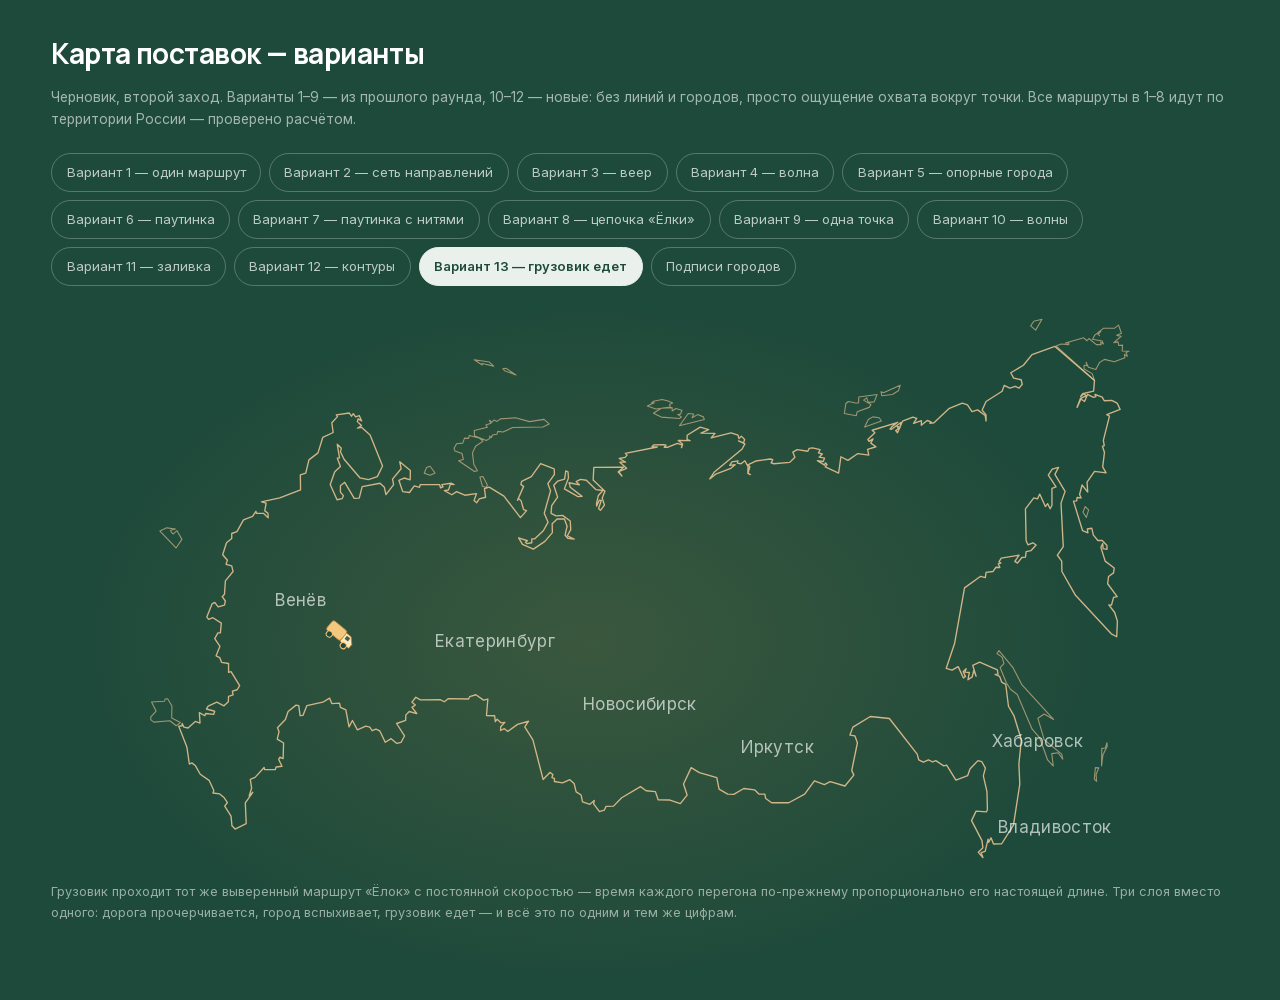
<file: map-demo.html>
<!doctype html>
<html lang="ru"><head>
<meta charset="utf-8">
<meta name="viewport" content="width=device-width, initial-scale=1">
<title>Карта поставок — варианты</title>
<link rel="icon" href="assets/favicon.svg" type="image/svg+xml">
<meta name="robots" content="noindex">
<link rel="stylesheet" href="css/style.css">
<style>
  body{background:#1E4A3B;color:#EAF0EC}
  .demo{padding:clamp(1.4rem,3vw,2.6rem) 0}
  .demo__head{display:flex;align-items:baseline;gap:1rem 1.6rem;flex-wrap:wrap;margin-bottom:1.4rem}
  .demo__head h1{color:#fff;font-size:clamp(1.3rem,1.1rem + .8vw,1.8rem)}
  .demo__head p{margin:0;font-size:.86rem;color:rgba(234,240,236,.66)}
  .sw{display:flex;gap:.5rem;flex-wrap:wrap;margin:0 0 1.2rem}
  .sw button{font:inherit;font-size:.82rem;padding:.5rem .9rem;border-radius:999px;cursor:pointer;
    background:transparent;color:rgba(234,240,236,.78);border:1px solid rgba(234,240,236,.28)}
  .sw button[aria-pressed="true"]{background:#EAF0EC;color:#1E4A3B;border-color:#EAF0EC;font-weight:600}
  .stage{position:relative;margin:0 0 2.4rem}
  .stage::before{content:"";position:absolute;inset:-8% -4%;pointer-events:none;
    background:radial-gradient(56% 66% at 46% 54%,rgba(233,169,77,.14),transparent 72%)}
  .stage svg{position:relative;width:100%;height:auto;display:block;overflow:visible}
  .cap{margin:.7rem 0 0;font-size:.8rem;color:rgba(234,240,236,.6)}

  .map{fill:none;stroke:#EFC894;stroke-width:1.35;opacity:.85;stroke-linejoin:round;
    vector-effect:non-scaling-stroke}
  .map--isl{stroke-width:1.1;opacity:.6}
  .rt{fill:none;stroke:#EFB35C;stroke-width:1.2;opacity:.42;stroke-dasharray:3.5 5;
    vector-effect:non-scaling-stroke}
  .nd{fill:#F3C87E;opacity:.9}
  .lb{fill:rgba(234,240,236,.62);font:400 7px var(--body);letter-spacing:.02em}
  .stage:not(.is-lab) .lb{display:none}

  /* бегунок: яркий отрезок пробегает по маршруту */
  .flow{fill:none;stroke:#FFEBC2;stroke-width:2.4;stroke-linecap:round;vector-effect:non-scaling-stroke;
    stroke-dasharray:var(--seg,40) var(--rest,3000);stroke-dashoffset:var(--len,3000);opacity:.95}
  .flow--glow{stroke:#F5C877;stroke-width:6;opacity:.22}
  @media (prefers-reduced-motion:no-preference){
    .flow{animation:run var(--dur,7s) linear calc(var(--i,0) * .55s) infinite}
  }
  @keyframes run{to{stroke-dashoffset:calc(var(--len,3000) * -1)}}

  .rt--thin{opacity:.22;stroke-width:.9}
  .rt--hub{opacity:.55;stroke-width:1.5;stroke-dasharray:none}
  .hm{fill:#FFF3D6}
  .hm--ring{fill:none;stroke:#FFE6B0;stroke-width:1.1;opacity:.7}
  @media (prefers-reduced-motion:no-preference){
    .hm--ring{transform-box:fill-box;transform-origin:center;animation:hmr 3.2s ease-out infinite}
  }
  @keyframes hmr{0%{transform:scale(1);opacity:.7}70%{transform:scale(3.4);opacity:0}100%{opacity:0}}
  .nd--hub{r:2.8}
  /* волна: линия прочерчивается от Венёва наружу и гаснет */
  .grow{fill:none;stroke:#FFEBC2;stroke-width:1.5;stroke-linecap:round;vector-effect:non-scaling-stroke;
    stroke-dasharray:var(--len,600);stroke-dashoffset:var(--len,600);opacity:0}
  .ndw{fill:#FFE6B0;opacity:0}
  @media (prefers-reduced-motion:no-preference){
    .grow{animation:grow 9s ease-out calc(var(--i,0) * .13s) infinite}
    .ndw{animation:ndw 9s ease-out calc(var(--i,0) * .13s + 1.1s) infinite}
  }
  @keyframes grow{
    0%{stroke-dashoffset:var(--len,600);opacity:0}
    4%{opacity:.95}
    26%{stroke-dashoffset:0;opacity:.95}
    58%{stroke-dashoffset:0;opacity:.5}
    82%,100%{stroke-dashoffset:0;opacity:0}
  }
  @keyframes ndw{0%{opacity:0;r:1.9}8%{opacity:1;r:3.2}26%{opacity:.9;r:1.9}70%{opacity:.5}100%{opacity:0}}

  /* паутинка: тонкие лучи, дальние ярче — от этого появляется глубина */
  .wb{fill:none;stroke:#EFB35C;stroke-linecap:round;vector-effect:non-scaling-stroke;
    stroke-width:calc(.55px + var(--w,1) * .55px);opacity:calc(.20 + var(--w,1) * .30)}
  .wbr{fill:none;stroke:#EFB35C;stroke-width:.8;opacity:.22;vector-effect:non-scaling-stroke;
    stroke-dasharray:2.5 4}

  /* цепочка в духе «Ёлок»: связь передаётся от города к городу.
     У каждого перегона свои кадры, потому что длительность зависит от его
     длины — переменную в селектор кадра подставить нельзя. */
  .ln{fill:none;stroke:#EFB35C;stroke-width:1.5;stroke-linecap:round;vector-effect:non-scaling-stroke;
    stroke-dasharray:var(--len,400);stroke-dashoffset:var(--len,400);opacity:0}
  .cm{fill:none;stroke:#FFF3D6;stroke-width:2.6;stroke-linecap:round;vector-effect:non-scaling-stroke;
    stroke-dasharray:14 calc(var(--len,400) * 2);stroke-dashoffset:var(--len,400);opacity:0}
  .ct{fill:#F3C87E;opacity:0;transform-box:fill-box;transform-origin:center}
  .ct--home{fill:#FFF3D6}

  /* === вариант 13: грузовик едет по маршруту === */
  .truck{transform-box:view-box}
  .tk-body{fill:#F3C87E;stroke:#B9832E;stroke-width:.35}
  .tk-cab{fill:#FFE9BC;stroke:#B9832E;stroke-width:.35}
  .tk-win{fill:#1E4A3B;opacity:.85}
  .tk-wheel{fill:#1E4A3B;stroke:#F3C87E;stroke-width:.45}
  @media (prefers-reduced-motion:no-preference){
    .ln,.cm,.ct{animation:var(--k) 15.83s linear infinite}
    .ct{animation-timing-function:cubic-bezier(.34,1.5,.64,1)}
  }
  @media (prefers-reduced-motion:reduce){
    .ln{stroke-dashoffset:0;opacity:.85}.ct{opacity:.9}.cm{display:none}
    .truck{display:none}
  }
  @keyframes ln0{0%,0.0%{stroke-dashoffset:var(--len);opacity:.85}4.372%{stroke-dashoffset:0;opacity:.85}91.787%{stroke-dashoffset:0;opacity:.85}100%{stroke-dashoffset:0;opacity:0}}
  @keyframes cm0{0%,0.0%{stroke-dashoffset:var(--len);opacity:0}0.4%{opacity:1}4.372%{stroke-dashoffset:calc(var(--len) * -1);opacity:1}4.972%,100%{opacity:0}}
  @keyframes ln1{0%,4.372%{stroke-dashoffset:var(--len);opacity:.85}8.049%{stroke-dashoffset:0;opacity:.85}91.787%{stroke-dashoffset:0;opacity:.85}100%{stroke-dashoffset:0;opacity:0}}
  @keyframes cm1{0%,4.372%{stroke-dashoffset:var(--len);opacity:0}4.772%{opacity:1}8.049%{stroke-dashoffset:calc(var(--len) * -1);opacity:1}8.649%,100%{opacity:0}}
  @keyframes ln2{0%,8.049%{stroke-dashoffset:var(--len);opacity:.85}12.522%{stroke-dashoffset:0;opacity:.85}91.787%{stroke-dashoffset:0;opacity:.85}100%{stroke-dashoffset:0;opacity:0}}
  @keyframes cm2{0%,8.049%{stroke-dashoffset:var(--len);opacity:0}8.449%{opacity:1}12.522%{stroke-dashoffset:calc(var(--len) * -1);opacity:1}13.122%,100%{opacity:0}}
  @keyframes ln3{0%,12.522%{stroke-dashoffset:var(--len);opacity:.85}16.641%{stroke-dashoffset:0;opacity:.85}91.787%{stroke-dashoffset:0;opacity:.85}100%{stroke-dashoffset:0;opacity:0}}
  @keyframes cm3{0%,12.522%{stroke-dashoffset:var(--len);opacity:0}12.922%{opacity:1}16.641%{stroke-dashoffset:calc(var(--len) * -1);opacity:1}17.241%,100%{opacity:0}}
  @keyframes ln4{0%,16.641%{stroke-dashoffset:var(--len);opacity:.85}20.154%{stroke-dashoffset:0;opacity:.85}91.787%{stroke-dashoffset:0;opacity:.85}100%{stroke-dashoffset:0;opacity:0}}
  @keyframes cm4{0%,16.641%{stroke-dashoffset:var(--len);opacity:0}17.041%{opacity:1}20.154%{stroke-dashoffset:calc(var(--len) * -1);opacity:1}20.754%,100%{opacity:0}}
  @keyframes ln5{0%,20.154%{stroke-dashoffset:var(--len);opacity:.85}25.31%{stroke-dashoffset:0;opacity:.85}91.787%{stroke-dashoffset:0;opacity:.85}100%{stroke-dashoffset:0;opacity:0}}
  @keyframes cm5{0%,20.154%{stroke-dashoffset:var(--len);opacity:0}20.554%{opacity:1}25.31%{stroke-dashoffset:calc(var(--len) * -1);opacity:1}25.91%,100%{opacity:0}}
  @keyframes ln6{0%,25.31%{stroke-dashoffset:var(--len);opacity:.85}30.756%{stroke-dashoffset:0;opacity:.85}91.787%{stroke-dashoffset:0;opacity:.85}100%{stroke-dashoffset:0;opacity:0}}
  @keyframes cm6{0%,25.31%{stroke-dashoffset:var(--len);opacity:0}25.71%{opacity:1}30.756%{stroke-dashoffset:calc(var(--len) * -1);opacity:1}31.356%,100%{opacity:0}}
  @keyframes ln7{0%,30.756%{stroke-dashoffset:var(--len);opacity:.85}33.637%{stroke-dashoffset:0;opacity:.85}91.787%{stroke-dashoffset:0;opacity:.85}100%{stroke-dashoffset:0;opacity:0}}
  @keyframes cm7{0%,30.756%{stroke-dashoffset:var(--len);opacity:0}31.156%{opacity:1}33.637%{stroke-dashoffset:calc(var(--len) * -1);opacity:1}34.237%,100%{opacity:0}}
  @keyframes ln8{0%,33.637%{stroke-dashoffset:var(--len);opacity:.85}37.971%{stroke-dashoffset:0;opacity:.85}91.787%{stroke-dashoffset:0;opacity:.85}100%{stroke-dashoffset:0;opacity:0}}
  @keyframes cm8{0%,33.637%{stroke-dashoffset:var(--len);opacity:0}34.037%{opacity:1}37.971%{stroke-dashoffset:calc(var(--len) * -1);opacity:1}38.571%,100%{opacity:0}}
  @keyframes ln9{0%,37.971%{stroke-dashoffset:var(--len);opacity:.85}45.186%{stroke-dashoffset:0;opacity:.85}91.787%{stroke-dashoffset:0;opacity:.85}100%{stroke-dashoffset:0;opacity:0}}
  @keyframes cm9{0%,37.971%{stroke-dashoffset:var(--len);opacity:0}38.371%{opacity:1}45.186%{stroke-dashoffset:calc(var(--len) * -1);opacity:1}45.786%,100%{opacity:0}}
  @keyframes ln10{0%,45.186%{stroke-dashoffset:var(--len);opacity:.85}48.231%{stroke-dashoffset:0;opacity:.85}91.787%{stroke-dashoffset:0;opacity:.85}100%{stroke-dashoffset:0;opacity:0}}
  @keyframes cm10{0%,45.186%{stroke-dashoffset:var(--len);opacity:0}45.586%{opacity:1}48.231%{stroke-dashoffset:calc(var(--len) * -1);opacity:1}48.831%,100%{opacity:0}}
  @keyframes ln11{0%,48.231%{stroke-dashoffset:var(--len);opacity:.85}52.363%{stroke-dashoffset:0;opacity:.85}91.787%{stroke-dashoffset:0;opacity:.85}100%{stroke-dashoffset:0;opacity:0}}
  @keyframes cm11{0%,48.231%{stroke-dashoffset:var(--len);opacity:0}48.631%{opacity:1}52.363%{stroke-dashoffset:calc(var(--len) * -1);opacity:1}52.963%,100%{opacity:0}}
  @keyframes ln12{0%,52.363%{stroke-dashoffset:var(--len);opacity:.85}58.643%{stroke-dashoffset:0;opacity:.85}91.787%{stroke-dashoffset:0;opacity:.85}100%{stroke-dashoffset:0;opacity:0}}
  @keyframes cm12{0%,52.363%{stroke-dashoffset:var(--len);opacity:0}52.763%{opacity:1}58.643%{stroke-dashoffset:calc(var(--len) * -1);opacity:1}59.243%,100%{opacity:0}}
  @keyframes ln13{0%,58.643%{stroke-dashoffset:var(--len);opacity:.85}63.672%{stroke-dashoffset:0;opacity:.85}91.787%{stroke-dashoffset:0;opacity:.85}100%{stroke-dashoffset:0;opacity:0}}
  @keyframes cm13{0%,58.643%{stroke-dashoffset:var(--len);opacity:0}59.043%{opacity:1}63.672%{stroke-dashoffset:calc(var(--len) * -1);opacity:1}64.272%,100%{opacity:0}}
  @keyframes ln14{0%,63.672%{stroke-dashoffset:var(--len);opacity:.85}68.992%{stroke-dashoffset:0;opacity:.85}91.787%{stroke-dashoffset:0;opacity:.85}100%{stroke-dashoffset:0;opacity:0}}
  @keyframes cm14{0%,63.672%{stroke-dashoffset:var(--len);opacity:0}64.072%{opacity:1}68.992%{stroke-dashoffset:calc(var(--len) * -1);opacity:1}69.592%,100%{opacity:0}}
  @keyframes ln15{0%,68.992%{stroke-dashoffset:var(--len);opacity:.85}75.36%{stroke-dashoffset:0;opacity:.85}91.787%{stroke-dashoffset:0;opacity:.85}100%{stroke-dashoffset:0;opacity:0}}
  @keyframes cm15{0%,68.992%{stroke-dashoffset:var(--len);opacity:0}69.392%{opacity:1}75.36%{stroke-dashoffset:calc(var(--len) * -1);opacity:1}75.96%,100%{opacity:0}}
  @keyframes ct0{0%,0.0%{opacity:0;transform:scale(.3)}0.9%{opacity:1;transform:scale(1.6)}2.2%{opacity:.95;transform:scale(1)}91.787%{opacity:.95;transform:scale(1)}100%{opacity:0;transform:scale(1)}}
  @keyframes ct1{0%,4.372%{opacity:0;transform:scale(.3)}5.272%{opacity:1;transform:scale(1.6)}6.572%{opacity:.95;transform:scale(1)}91.787%{opacity:.95;transform:scale(1)}100%{opacity:0;transform:scale(1)}}
  @keyframes ct2{0%,8.049%{opacity:0;transform:scale(.3)}8.949%{opacity:1;transform:scale(1.6)}10.249%{opacity:.95;transform:scale(1)}91.787%{opacity:.95;transform:scale(1)}100%{opacity:0;transform:scale(1)}}
  @keyframes ct3{0%,12.522%{opacity:0;transform:scale(.3)}13.422%{opacity:1;transform:scale(1.6)}14.722%{opacity:.95;transform:scale(1)}91.787%{opacity:.95;transform:scale(1)}100%{opacity:0;transform:scale(1)}}
  @keyframes ct4{0%,16.641%{opacity:0;transform:scale(.3)}17.541%{opacity:1;transform:scale(1.6)}18.841%{opacity:.95;transform:scale(1)}91.787%{opacity:.95;transform:scale(1)}100%{opacity:0;transform:scale(1)}}
  @keyframes ct5{0%,20.154%{opacity:0;transform:scale(.3)}21.054%{opacity:1;transform:scale(1.6)}22.354%{opacity:.95;transform:scale(1)}91.787%{opacity:.95;transform:scale(1)}100%{opacity:0;transform:scale(1)}}
  @keyframes ct6{0%,25.31%{opacity:0;transform:scale(.3)}26.21%{opacity:1;transform:scale(1.6)}27.51%{opacity:.95;transform:scale(1)}91.787%{opacity:.95;transform:scale(1)}100%{opacity:0;transform:scale(1)}}
  @keyframes ct7{0%,30.756%{opacity:0;transform:scale(.3)}31.656%{opacity:1;transform:scale(1.6)}32.956%{opacity:.95;transform:scale(1)}91.787%{opacity:.95;transform:scale(1)}100%{opacity:0;transform:scale(1)}}
  @keyframes ct8{0%,33.637%{opacity:0;transform:scale(.3)}34.537%{opacity:1;transform:scale(1.6)}35.837%{opacity:.95;transform:scale(1)}91.787%{opacity:.95;transform:scale(1)}100%{opacity:0;transform:scale(1)}}
  @keyframes ct9{0%,37.971%{opacity:0;transform:scale(.3)}38.871%{opacity:1;transform:scale(1.6)}40.171%{opacity:.95;transform:scale(1)}91.787%{opacity:.95;transform:scale(1)}100%{opacity:0;transform:scale(1)}}
  @keyframes ct10{0%,45.186%{opacity:0;transform:scale(.3)}46.086%{opacity:1;transform:scale(1.6)}47.386%{opacity:.95;transform:scale(1)}91.787%{opacity:.95;transform:scale(1)}100%{opacity:0;transform:scale(1)}}
  @keyframes ct11{0%,48.231%{opacity:0;transform:scale(.3)}49.131%{opacity:1;transform:scale(1.6)}50.431%{opacity:.95;transform:scale(1)}91.787%{opacity:.95;transform:scale(1)}100%{opacity:0;transform:scale(1)}}
  @keyframes ct12{0%,52.363%{opacity:0;transform:scale(.3)}53.263%{opacity:1;transform:scale(1.6)}54.563%{opacity:.95;transform:scale(1)}91.787%{opacity:.95;transform:scale(1)}100%{opacity:0;transform:scale(1)}}
  @keyframes ct13{0%,58.643%{opacity:0;transform:scale(.3)}59.543%{opacity:1;transform:scale(1.6)}60.843%{opacity:.95;transform:scale(1)}91.787%{opacity:.95;transform:scale(1)}100%{opacity:0;transform:scale(1)}}
  @keyframes ct14{0%,63.672%{opacity:0;transform:scale(.3)}64.572%{opacity:1;transform:scale(1.6)}65.872%{opacity:.95;transform:scale(1)}91.787%{opacity:.95;transform:scale(1)}100%{opacity:0;transform:scale(1)}}
  @keyframes ct15{0%,68.992%{opacity:0;transform:scale(.3)}69.892%{opacity:1;transform:scale(1.6)}71.192%{opacity:.95;transform:scale(1)}91.787%{opacity:.95;transform:scale(1)}100%{opacity:0;transform:scale(1)}}
  @keyframes ct16{0%,75.36%{opacity:0;transform:scale(.3)}76.26%{opacity:1;transform:scale(1.6)}77.56%{opacity:.95;transform:scale(1)}91.787%{opacity:.95;transform:scale(1)}100%{opacity:0;transform:scale(1)}}

  /* одна точка: дыхание вместо мигания.
     Два слоя свечения идут в противофазе с разными периодами — от этого
     пульс не читается как метроном. Анимируются только opacity и transform. */
  .stage--dot .pt{--amp:1}
  .stage--dot .pt circle{transform-box:fill-box;transform-origin:center}
  .pt__ring{fill:none;stroke:#F3C87E;stroke-width:.9;opacity:.5;vector-effect:non-scaling-stroke}
  .pt__core{fill:#FFF6E2}
  @media (prefers-reduced-motion:no-preference){
    .pt__far {animation:brFar  7.2s cubic-bezier(.45,0,.55,1) infinite alternate}
    .pt__near{animation:brNear 4.6s cubic-bezier(.45,0,.55,1) infinite alternate}
    .pt__core{animation:brCore 4.6s cubic-bezier(.45,0,.55,1) infinite alternate}
    .pt__ring{animation:brRing 7.2s cubic-bezier(.45,0,.55,1) infinite alternate}
  }
  @keyframes brFar {from{opacity:calc(.34 * var(--amp));transform:scale(.88)}
                    to  {opacity:calc(.72 * var(--amp));transform:scale(1.12)}}
  @keyframes brNear{from{opacity:calc(.62 * var(--amp));transform:scale(1.06)}
                    to  {opacity:calc(1 * var(--amp));transform:scale(.9)}}
  @keyframes brCore{from{opacity:.82}to{opacity:1}}
  @keyframes brRing{from{opacity:calc(.28 * var(--amp));transform:scale(1)}
                    to  {opacity:calc(.6 * var(--amp));transform:scale(1.06)}}
  .stage--dot[data-int="calm"] .pt{--amp:.62}
  .stage--dot[data-int="mid"]  .pt{--amp:1}
  .stage--dot[data-int="loud"] .pt{--amp:1.4}
  .lb--always{display:block!important;fill:rgba(234,240,236,.72);font-size:7.5px}
  .sw--sub{margin-top:.9rem}
  .sw--sub button{font-size:.76rem;padding:.38rem .75rem}

  /* === добавлено в этом раунде: три варианта без линий и городов,
     чистое ощущение охвата вокруг точки === */
  .stage--waves .wave{fill:none;stroke:#F3C87E;stroke-width:1.1;opacity:0;
    vector-effect:non-scaling-stroke;transform-box:fill-box;transform-origin:center}
  @media (prefers-reduced-motion:no-preference){
    .stage--waves .wave{animation:mapWave 4.2s cubic-bezier(.2,.65,.4,1) infinite}
  }
  @keyframes mapWave{
    0%{transform:scale(1);opacity:.55}
    65%{opacity:.08}
    100%{transform:scale(30);opacity:0}
  }

  .stage--wash .wash{opacity:1}

  .stage--contours .ring-c{fill:none;stroke:#EFC894;stroke-width:.9;vector-effect:non-scaling-stroke}
  .stage--contours .ring-c:nth-child(1){opacity:.38}
  .stage--contours .ring-c:nth-child(2){opacity:.28;stroke-dasharray:2.4 6}
  .stage--contours .ring-c:nth-child(3){opacity:.20;stroke-dasharray:1.6 7}
  .stage--contours .ring-c:nth-child(4){opacity:.13;stroke-dasharray:1.1 8}
</style>
</head><body>
<main class="wrap demo">
  <div class="demo__head">
    <h1>Карта поставок — варианты</h1>
    <p>Черновик, второй заход. Варианты 1–9 — из прошлого раунда, 10–12 — новые: без линий и городов, просто ощущение охвата вокруг точки. Все маршруты в 1–8 идут по территории России — проверено расчётом.</p>
  </div>
  <div class="sw">
    <button type="button" data-v="a" aria-pressed="false">Вариант 1 — один маршрут</button>
    <button type="button" data-v="b" aria-pressed="false">Вариант 2 — сеть направлений</button>
    <button type="button" data-v="3" aria-pressed="false">Вариант 3 — веер</button>
    <button type="button" data-v="4" aria-pressed="false">Вариант 4 — волна</button>
    <button type="button" data-v="5" aria-pressed="false">Вариант 5 — опорные города</button>
    <button type="button" data-v="6" aria-pressed="false">Вариант 6 — паутинка</button>
    <button type="button" data-v="7" aria-pressed="false">Вариант 7 — паутинка с нитями</button>
    <button type="button" data-v="8" aria-pressed="false">Вариант 8 — цепочка «Ёлки»</button>
    <button type="button" data-v="9" aria-pressed="false">Вариант 9 — одна точка</button>
    <button type="button" data-v="10" aria-pressed="false">Вариант 10 — волны</button>
    <button type="button" data-v="11" aria-pressed="false">Вариант 11 — заливка</button>
    <button type="button" data-v="12" aria-pressed="false">Вариант 12 — контуры</button>
    <button type="button" data-v="13" aria-pressed="true">Вариант 13 — грузовик едет</button>
    <button type="button" data-lab aria-pressed="false">Подписи городов</button>
  </div>

  <div class="stage" id="stageA" hidden>
    <svg viewBox="0 0 520 250" aria-label="Маршрут поставки от производства до Владивостока">
      <path class="map map--main" d="M411.5 244.0 409.5 241.7 411.5 239.7 411.1 236.5 406.5 227.7 408.5 223.5 413.1 223.8 413.5 222.9 413.3 214.9 411.7 207.9 412.6 204.5 411.0 201.6 409.3 201.2 405.8 204.9 404.8 207.8 399.6 209.8 395.5 203.2 394.2 203.5 390.7 201.2 389.3 201.8 387.5 200.9 385.2 201.9 383.2 200.9 382.5 198.3 370.2 182.6 361.8 181.7 354.1 186.4 352.8 189.9 355.0 190.3 356.1 193.3 353.6 205.5 354.5 207.6 350.6 212.4 344.1 210.5 341.5 211.8 337.1 210.1 332.8 216.0 325.8 219.8 318.2 219.8 315.6 217.9 315.2 216.0 312.7 216.0 310.7 214.1 305.9 213.5 301.5 216.1 298.8 216.0 295.0 213.8 294.0 208.7 286.3 206.5 282.7 204.3 279.3 211.5 280.9 216.4 277.9 220.2 273.3 218.6 268.1 218.5 266.9 214.9 262.8 214.5 260.3 212.7 252.0 217.6 248.4 221.3 245.1 221.4 244.3 223.1 242.2 223.7 239.6 220.3 239.9 218.8 238.0 220.5 234.7 219.4 234.1 216.4 231.9 215.0 231.0 211.3 229.1 209.6 225.9 211.0 222.3 210.4 222.3 209.0 221.2 208.7 221.6 207.3 220.3 206.4 217.3 209.5 212.8 192.0 209.2 186.3 210.9 183.8 206.0 185.2 201.7 188.3 200.2 187.1 198.5 187.9 198.6 186.2 200.4 184.3 198.7 184.5 197.0 182.9 196.2 184.0 195.9 181.4 192.3 181.3 192.9 174.0 191.0 174.5 187.6 172.1 184.9 172.9 184.4 174.0 175.5 173.8 173.7 175.2 171.8 174.3 163.1 174.4 161.1 173.2 159.4 175.4 160.9 176.6 159.4 177.7 161.5 180.4 158.2 179.5 156.7 181.0 156.6 183.4 152.6 184.8 156.1 190.3 154.6 193.1 152.7 193.6 150.2 191.5 147.6 193.1 145.2 188.1 143.5 187.3 141.8 188.0 140.8 186.4 139.0 186.0 135.3 187.6 133.1 183.5 131.6 186.3 130.2 178.8 127.8 177.7 127.4 175.8 124.0 176.0 123.0 173.6 120.0 175.4 113.0 176.9 111.3 181.2 110.0 181.3 109.4 176.9 108.2 176.7 104.7 179.5 103.5 183.0 100.0 186.7 100.7 188.4 99.9 191.7 102.7 193.4 102.5 200.3 101.1 199.7 100.5 200.6 102.0 203.7 99.4 204.0 99.0 205.2 94.3 205.1 94.1 204.2 90.1 208.6 88.0 209.5 88.6 213.3 87.5 216.8 89.1 215.2 85.8 219.9 86.2 229.0 81.3 231.4 79.9 230.0 79.5 225.7 76.7 221.3 77.9 219.7 76.5 217.6 74.5 215.9 71.5 215.5 71.9 214.4 69.8 209.9 65.9 207.2 63.8 203.5 62.2 202.2 61.1 202.7 60.0 195.2 56.4 186.0 57.9 185.8 57.9 184.8 58.7 186.4 60.5 186.8 63.7 183.9 65.8 184.6 65.5 180.0 67.9 181.4 68.3 180.4 71.8 180.8 72.3 179.4 68.6 178.4 69.4 177.1 73.2 175.4 76.4 177.0 78.3 175.2 78.4 172.8 80.4 172.2 80.1 170.5 82.2 169.9 83.3 168.1 79.5 161.9 78.4 162.2 78.4 158.3 75.3 157.8 74.5 155.7 72.9 154.9 74.6 150.7 72.3 147.3 73.7 144.8 74.8 144.8 75.2 140.5 71.5 138.1 69.6 138.8 68.8 137.8 71.1 132.0 72.3 131.3 73.8 133.3 76.6 132.5 77.0 130.7 75.6 128.8 76.6 127.7 77.0 121.8 80.4 117.7 79.8 115.2 77.3 114.5 77.9 112.7 75.8 110.3 77.5 105.0 79.8 103.1 79.8 100.9 82.1 100.1 85.0 94.9 89.0 93.3 90.5 91.1 90.7 92.0 93.8 92.0 95.9 94.0 95.8 92.0 94.4 90.9 95.0 87.5 92.9 86.9 101.0 85.2 110.2 81.6 110.1 75.0 112.5 74.2 113.9 68.4 117.9 65.3 120.0 58.5 124.6 56.3 124.0 52.0 126.5 49.3 126.0 48.5 131.7 47.7 132.7 49.1 133.5 48.0 134.5 49.4 136.1 48.8 137.2 51.2 135.6 50.3 135.3 51.5 137.1 53.2 135.3 54.4 137.1 54.0 140.9 57.4 146.4 71.1 144.1 75.8 140.2 77.1 136.4 76.3 129.4 68.1 127.8 64.8 128.2 63.3 126.4 61.5 127.4 67.5 126.4 67.6 127.8 71.3 125.3 73.6 123.3 79.3 126.3 86.0 128.6 85.5 129.1 84.2 127.8 82.6 127.8 79.8 129.7 78.3 133.9 85.4 136.1 85.3 137.4 80.2 145.3 78.7 147.2 80.5 147.9 83.7 151.3 79.3 150.8 76.9 154.6 72.3 154.0 69.2 158.7 73.1 158.6 77.2 155.9 76.4 153.6 77.4 155.3 82.4 158.3 82.8 160.4 79.9 162.7 80.5 163.1 79.3 171.6 79.3 172.0 80.7 173.1 80.3 172.6 79.3 176.6 78.7 178.0 79.3 176.4 79.1 175.5 81.7 173.7 82.0 177.0 83.8 179.1 82.4 182.7 84.0 187.9 83.3 186.8 86.3 188.0 87.3 189.1 85.6 191.9 84.9 191.4 81.1 193.5 80.4 200.0 84.4 207.3 93.9 210.0 90.8 208.7 90.4 207.6 86.5 206.6 85.5 206.0 86.2 208.7 80.1 207.5 79.3 207.8 77.9 212.1 75.8 216.2 70.0 222.2 72.4 222.3 74.8 219.4 78.9 220.6 82.0 217.8 92.0 219.5 95.9 217.4 99.7 213.5 103.3 212.3 103.3 212.3 105.0 210.2 105.4 209.5 104.8 210.4 104.1 206.5 102.8 208.2 105.7 213.0 107.8 218.1 104.4 221.4 100.5 221.3 96.6 223.5 94.5 226.7 94.5 227.9 97.7 227.0 101.6 228.2 103.0 231.0 103.4 228.0 101.9 229.5 99.2 229.3 95.4 225.9 92.9 223.0 93.1 220.8 92.0 221.1 88.6 223.7 84.8 222.0 79.6 223.7 77.8 226.8 76.9 227.3 73.3 228.3 73.7 228.5 76.4 226.7 81.2 232.7 84.6 234.5 84.5 229.3 80.5 228.8 78.5 233.3 79.4 231.9 78.0 233.8 77.0 236.4 77.4 240.6 81.5 243.7 81.9 241.7 84.1 240.9 87.6 240.9 88.8 242.1 86.2 243.0 86.3 241.8 89.9 242.6 90.7 244.4 88.4 243.4 85.2 244.6 82.2 239.4 77.3 239.7 71.7 252.8 71.6 250.4 73.7 252.1 75.5 250.7 73.6 254.2 72.1 251.2 69.4 253.7 69.4 250.9 67.8 253.5 67.3 254.4 66.3 253.6 65.5 267.7 62.7 265.4 62.6 266.1 61.8 270.6 61.7 271.6 61.9 270.8 62.8 272.4 62.8 276.6 61.1 278.8 61.9 278.4 63.0 278.9 61.4 277.0 59.8 282.2 59.9 280.9 59.4 280.9 57.5 286.7 53.9 290.4 55.0 287.0 56.6 293.2 56.7 291.5 58.7 300.3 56.5 303.4 57.5 303.8 59.0 304.8 57.9 306.3 59.4 305.8 60.9 303.6 60.0 306.4 61.3 305.2 63.6 292.8 73.9 290.9 76.8 293.5 74.7 300.2 72.1 302.1 70.5 299.7 70.8 300.7 69.3 303.3 68.8 303.1 69.8 304.7 70.1 306.4 68.8 307.8 71.4 307.7 74.4 308.8 74.9 307.8 74.2 308.6 71.3 307.7 70.6 311.2 68.9 317.6 68.0 318.7 68.3 318.0 69.7 319.2 70.1 326.2 69.5 328.5 67.2 327.6 65.0 329.5 63.9 334.2 64.6 334.8 63.3 336.3 63.1 339.6 63.9 338.9 65.3 340.6 65.8 339.2 67.2 341.6 67.6 341.0 69.1 338.4 68.7 341.6 70.7 341.9 69.7 342.7 70.4 341.9 71.5 347.8 74.2 348.8 67.0 351.9 68.6 356.3 65.6 361.1 66.3 360.6 63.8 364.3 62.6 362.0 61.0 363.0 59.1 361.2 60.2 360.7 59.4 363.8 56.4 362.6 55.3 373.9 51.8 371.3 53.7 370.5 54.8 371.2 54.9 375.3 51.9 374.9 54.2 373.5 53.3 374.2 54.6 373.0 55.4 373.8 56.4 376.0 51.3 380.6 49.5 382.3 50.1 380.9 52.3 384.4 51.1 384.3 53.1 386.9 51.0 388.6 51.6 388.1 52.2 389.9 52.0 396.7 45.6 402.4 43.3 404.7 44.1 406.7 47.1 409.2 46.3 412.5 48.8 412.9 51.2 412.9 48.5 411.2 46.4 412.9 42.6 420.0 38.1 420.9 35.5 423.4 36.7 425.8 35.9 427.5 36.7 428.9 35.0 428.4 33.0 425.1 32.3 423.8 29.9 429.4 26.6 433.2 21.9 443.3 18.3 460.8 33.3 460.4 38.0 455.5 39.2 454.7 40.4 456.1 39.2 457.1 40.1 454.6 41.2 453.1 45.2 454.8 41.5 456.4 42.6 457.7 39.5 460.4 40.8 461.4 40.5 461.0 39.5 464.2 40.7 465.1 42.3 468.4 42.1 470.8 43.3 472.1 46.1 466.2 48.4 467.4 49.1 464.7 59.8 465.1 62.1 464.3 62.4 465.2 65.1 464.4 71.5 465.9 74.1 460.8 73.5 457.5 78.2 457.8 82.6 455.3 79.5 454.2 83.7 454.9 85.2 453.1 85.0 452.9 86.5 451.5 86.6 455.5 99.6 457.9 100.6 457.6 98.9 459.6 98.6 460.3 101.6 462.3 104.0 464.2 104.0 466.3 106.2 466.3 107.9 464.6 107.6 464.4 105.3 463.6 107.0 465.5 113.1 469.5 116.1 469.2 118.3 467.0 119.9 466.6 123.1 470.8 128.8 469.2 129.1 468.3 132.5 467.1 132.4 469.7 135.8 470.9 139.6 470.6 146.5 468.2 145.2 452.4 128.2 446.4 117.7 446.3 113.1 444.4 110.5 447.0 106.7 446.0 87.5 447.8 82.3 443.3 74.8 444.9 71.7 442.1 72.5 440.4 75.1 443.8 80.3 442.0 81.0 442.0 88.4 441.2 90.0 440.1 87.7 439.1 89.0 436.6 83.5 435.6 85.6 434.0 85.2 430.3 90.0 430.6 104.1 431.4 105.9 433.6 105.0 435.0 106.0 432.7 108.5 430.6 108.9 430.3 111.3 428.7 111.5 426.8 114.0 425.6 113.2 427.5 110.5 419.6 111.8 418.6 113.4 419.4 114.0 418.3 114.3 419.0 115.9 417.3 115.8 415.9 117.7 412.9 118.1 412.6 120.4 410.5 119.8 403.4 124.9 399.0 149.5 395.3 160.5 397.9 161.2 400.6 159.7 402.9 164.7 403.8 164.0 402.8 161.9 404.1 160.6 403.6 162.1 405.5 162.3 404.9 165.5 406.8 164.2 407.5 161.3 408.5 163.9 407.0 159.1 410.1 157.7 417.9 161.1 418.2 163.0 416.9 163.1 418.9 164.0 419.8 166.5 421.6 167.5 422.8 177.2 425.2 181.3 428.5 192.0 427.4 202.7 427.8 211.6 425.0 229.7 419.8 237.9 416.2 238.0 415.1 235.3 414.0 237.3 413.8 235.9 412.5 241.3 410.7 241.8Z"/>
      <path class="map map--isl" d="M418.6 152.6 424.7 160.0 428.8 167.8 442.7 183.0 438.6 180.6 435.8 182.5 438.6 192.0 446.3 198.3 446.8 200.6 444.7 197.7 441.9 198.1 442.6 203.6 440.1 200.9 436.5 191.0 433.2 187.2 426.7 172.0 423.7 169.7 421.8 166.7 419.1 160.1 420.8 158.4 420.0 155.5 417.7 153.9ZM443.8 18.1 446.0 17.2 449.4 17.5 449.4 16.7 447.9 16.8 456.0 14.5 457.5 15.8 458.3 14.8 461.6 17.5 463.7 17.5 463.5 16.4 464.7 17.2 464.2 15.9 459.9 15.1 461.0 13.2 462.1 12.5 463.0 13.5 462.4 12.8 463.6 11.6 462.3 12.2 464.7 10.3 469.7 10.2 471.4 8.9 472.7 12.5 470.6 13.4 472.6 13.8 469.3 16.6 471.2 16.3 471.5 17.9 473.2 17.7 473.0 20.3 476.0 20.4 474.7 21.0 475.3 22.6 474.0 21.8 474.2 23.3 469.5 25.1 465.2 24.0 463.0 25.4 461.4 28.5 458.1 27.5 457.1 25.3 457.5 26.8 456.2 26.6 456.2 28.3 459.8 30.3 460.8 33.3ZM217.2 53.9 203.9 54.1 199.6 56.1 197.3 55.8 196.9 57.1 194.9 57.4 194.5 58.5 193.7 57.9 193.8 58.9 192.2 59.8 187.0 57.7 186.9 55.4 192.7 54.0 192.0 53.0 194.3 52.2 193.6 50.9 194.7 51.7 195.6 50.8 197.0 51.4 198.4 50.3 205.1 49.8 211.3 51.5 217.7 50.5 220.0 52.5ZM188.9 58.7 190.8 60.1 187.5 62.4 186.1 65.3 186.7 70.3 188.3 73.2 187.0 73.5 180.0 68.8 182.1 68.2 181.5 65.6 178.4 64.5 178.0 63.3 179.1 61.3 181.8 61.0 182.6 58.8 184.4 58.9 184.7 57.6ZM50.4 174.0 51.5 173.9 53.4 177.1 53.3 182.4 57.1 184.4 55.3 185.8 52.5 183.6 45.4 184.2 44.1 183.2 44.0 182.0 46.4 179.3 44.4 175.3 50.1 175.0ZM354.9 43.2 356.6 43.3 356.7 40.6 364.8 39.5 363.5 42.8 360.9 43.0 360.2 41.0 358.8 42.0 362.1 43.9 361.3 45.2 356.0 47.1 355.6 48.9 350.3 47.9 351.0 43.5 352.1 42.6ZM55.0 98.9 52.8 99.5 53.2 100.5 54.0 101.1 55.6 99.6 57.8 103.5 55.2 107.3 48.1 99.8 51.1 98.4ZM274.3 45.3 274.3 46.8 275.9 45.7 278.6 46.5 278.0 48.2 276.8 48.4 278.4 49.4 277.6 50.1 269.5 49.5 266.0 47.8 269.5 45.6ZM283.8 48.1 283.1 49.8 285.5 48.4 288.1 49.4 288.5 50.6 277.5 53.3 281.4 47.9ZM272.2 42.3 274.5 43.3 273.2 43.8 273.4 45.1 267.1 45.9 263.3 44.6 266.4 43.2 265.2 43.2 266.1 42.5 269.8 41.7ZM466.4 194.9 464.5 198.7 463.9 203.5 464.0 195.8 465.6 195.6 466.3 193.3ZM367.6 38.7 375.0 35.4 374.2 37.9 371.5 39.5 366.9 40.1 366.5 38.3ZM362.9 49.4 365.7 49.8 366.7 51.2 359.3 53.9 360.9 50.6ZM193.6 25.2 195.5 27.0 190.4 25.8 190.4 26.5 186.9 24.2ZM434.0 7.2 437.6 6.3 434.8 11.1 432.6 9.2ZM200.9 27.9 205.3 30.9 200.3 29.0 199.5 28.2ZM169.6 74.2 167.4 75.2 164.8 74.3 165.8 71.8 167.4 71.2ZM192.7 79.5 192.3 80.6 190.5 80.0 189.4 76.0 190.7 75.7ZM461.2 204.3 462.7 204.4 461.5 207.2 461.7 210.4 460.7 209.4ZM457.2 93.8 455.7 91.5 456.7 89.0 458.2 90.5Z"/>
      <path class="rt" d="M95.1 138.0 Q112.5 142.6 129.9 147.1 Q147.7 151.1 165.5 155.1 Q186.1 161.9 200.7 178.0 Q215.8 180.5 230.9 182.9 Q246.8 180.9 262.8 178.8 Q281.9 190.4 300.9 201.9 Q316.6 200.6 332.2 199.2 Q345.1 185.0 363.0 178.3 Q387.4 181.9 403.7 200.5 Q406.7 192.5 411.7 199.4 Q428.9 217.3 414.1 237.2"/>
      <path class="flow flow--glow" d="M95.1 138.0 Q112.5 142.6 129.9 147.1 Q147.7 151.1 165.5 155.1 Q186.1 161.9 200.7 178.0 Q215.8 180.5 230.9 182.9 Q246.8 180.9 262.8 178.8 Q281.9 190.4 300.9 201.9 Q316.6 200.6 332.2 199.2 Q345.1 185.0 363.0 178.3 Q387.4 181.9 403.7 200.5 Q406.7 192.5 411.7 199.4 Q428.9 217.3 414.1 237.2" style="--i:0"/>
      <path class="flow" d="M95.1 138.0 Q112.5 142.6 129.9 147.1 Q147.7 151.1 165.5 155.1 Q186.1 161.9 200.7 178.0 Q215.8 180.5 230.9 182.9 Q246.8 180.9 262.8 178.8 Q281.9 190.4 300.9 201.9 Q316.6 200.6 332.2 199.2 Q345.1 185.0 363.0 178.3 Q387.4 181.9 403.7 200.5 Q406.7 192.5 411.7 199.4 Q428.9 217.3 414.1 237.2" style="--i:0"/>
      <circle class="nd" cx="414.1" cy="237.2" r="2.0"/>
      <text class="lb" x="100.1" y="133.0">Венёв</text>
      <text class="lb" x="419.1" y="232.2">Владивосток</text>
    </svg>
    <p class="cap">Одна линия через всю страну. Бегунок идёт от производства до Владивостока.</p>
  </div>

  <div class="stage" id="stageB" hidden>
    <svg viewBox="0 0 520 250" aria-label="Сеть направлений поставок по России">
      <path class="map map--main" d="M411.5 244.0 409.5 241.7 411.5 239.7 411.1 236.5 406.5 227.7 408.5 223.5 413.1 223.8 413.5 222.9 413.3 214.9 411.7 207.9 412.6 204.5 411.0 201.6 409.3 201.2 405.8 204.9 404.8 207.8 399.6 209.8 395.5 203.2 394.2 203.5 390.7 201.2 389.3 201.8 387.5 200.9 385.2 201.9 383.2 200.9 382.5 198.3 370.2 182.6 361.8 181.7 354.1 186.4 352.8 189.9 355.0 190.3 356.1 193.3 353.6 205.5 354.5 207.6 350.6 212.4 344.1 210.5 341.5 211.8 337.1 210.1 332.8 216.0 325.8 219.8 318.2 219.8 315.6 217.9 315.2 216.0 312.7 216.0 310.7 214.1 305.9 213.5 301.5 216.1 298.8 216.0 295.0 213.8 294.0 208.7 286.3 206.5 282.7 204.3 279.3 211.5 280.9 216.4 277.9 220.2 273.3 218.6 268.1 218.5 266.9 214.9 262.8 214.5 260.3 212.7 252.0 217.6 248.4 221.3 245.1 221.4 244.3 223.1 242.2 223.7 239.6 220.3 239.9 218.8 238.0 220.5 234.7 219.4 234.1 216.4 231.9 215.0 231.0 211.3 229.1 209.6 225.9 211.0 222.3 210.4 222.3 209.0 221.2 208.7 221.6 207.3 220.3 206.4 217.3 209.5 212.8 192.0 209.2 186.3 210.9 183.8 206.0 185.2 201.7 188.3 200.2 187.1 198.5 187.9 198.6 186.2 200.4 184.3 198.7 184.5 197.0 182.9 196.2 184.0 195.9 181.4 192.3 181.3 192.9 174.0 191.0 174.5 187.6 172.1 184.9 172.9 184.4 174.0 175.5 173.8 173.7 175.2 171.8 174.3 163.1 174.4 161.1 173.2 159.4 175.4 160.9 176.6 159.4 177.7 161.5 180.4 158.2 179.5 156.7 181.0 156.6 183.4 152.6 184.8 156.1 190.3 154.6 193.1 152.7 193.6 150.2 191.5 147.6 193.1 145.2 188.1 143.5 187.3 141.8 188.0 140.8 186.4 139.0 186.0 135.3 187.6 133.1 183.5 131.6 186.3 130.2 178.8 127.8 177.7 127.4 175.8 124.0 176.0 123.0 173.6 120.0 175.4 113.0 176.9 111.3 181.2 110.0 181.3 109.4 176.9 108.2 176.7 104.7 179.5 103.5 183.0 100.0 186.7 100.7 188.4 99.9 191.7 102.7 193.4 102.5 200.3 101.1 199.7 100.5 200.6 102.0 203.7 99.4 204.0 99.0 205.2 94.3 205.1 94.1 204.2 90.1 208.6 88.0 209.5 88.6 213.3 87.5 216.8 89.1 215.2 85.8 219.9 86.2 229.0 81.3 231.4 79.9 230.0 79.5 225.7 76.7 221.3 77.9 219.7 76.5 217.6 74.5 215.9 71.5 215.5 71.9 214.4 69.8 209.9 65.9 207.2 63.8 203.5 62.2 202.2 61.1 202.7 60.0 195.2 56.4 186.0 57.9 185.8 57.9 184.8 58.7 186.4 60.5 186.8 63.7 183.9 65.8 184.6 65.5 180.0 67.9 181.4 68.3 180.4 71.8 180.8 72.3 179.4 68.6 178.4 69.4 177.1 73.2 175.4 76.4 177.0 78.3 175.2 78.4 172.8 80.4 172.2 80.1 170.5 82.2 169.9 83.3 168.1 79.5 161.9 78.4 162.2 78.4 158.3 75.3 157.8 74.5 155.7 72.9 154.9 74.6 150.7 72.3 147.3 73.7 144.8 74.8 144.8 75.2 140.5 71.5 138.1 69.6 138.8 68.8 137.8 71.1 132.0 72.3 131.3 73.8 133.3 76.6 132.5 77.0 130.7 75.6 128.8 76.6 127.7 77.0 121.8 80.4 117.7 79.8 115.2 77.3 114.5 77.9 112.7 75.8 110.3 77.5 105.0 79.8 103.1 79.8 100.9 82.1 100.1 85.0 94.9 89.0 93.3 90.5 91.1 90.7 92.0 93.8 92.0 95.9 94.0 95.8 92.0 94.4 90.9 95.0 87.5 92.9 86.9 101.0 85.2 110.2 81.6 110.1 75.0 112.5 74.2 113.9 68.4 117.9 65.3 120.0 58.5 124.6 56.3 124.0 52.0 126.5 49.3 126.0 48.5 131.7 47.7 132.7 49.1 133.5 48.0 134.5 49.4 136.1 48.8 137.2 51.2 135.6 50.3 135.3 51.5 137.1 53.2 135.3 54.4 137.1 54.0 140.9 57.4 146.4 71.1 144.1 75.8 140.2 77.1 136.4 76.3 129.4 68.1 127.8 64.8 128.2 63.3 126.4 61.5 127.4 67.5 126.4 67.6 127.8 71.3 125.3 73.6 123.3 79.3 126.3 86.0 128.6 85.5 129.1 84.2 127.8 82.6 127.8 79.8 129.7 78.3 133.9 85.4 136.1 85.3 137.4 80.2 145.3 78.7 147.2 80.5 147.9 83.7 151.3 79.3 150.8 76.9 154.6 72.3 154.0 69.2 158.7 73.1 158.6 77.2 155.9 76.4 153.6 77.4 155.3 82.4 158.3 82.8 160.4 79.9 162.7 80.5 163.1 79.3 171.6 79.3 172.0 80.7 173.1 80.3 172.6 79.3 176.6 78.7 178.0 79.3 176.4 79.1 175.5 81.7 173.7 82.0 177.0 83.8 179.1 82.4 182.7 84.0 187.9 83.3 186.8 86.3 188.0 87.3 189.1 85.6 191.9 84.9 191.4 81.1 193.5 80.4 200.0 84.4 207.3 93.9 210.0 90.8 208.7 90.4 207.6 86.5 206.6 85.5 206.0 86.2 208.7 80.1 207.5 79.3 207.8 77.9 212.1 75.8 216.2 70.0 222.2 72.4 222.3 74.8 219.4 78.9 220.6 82.0 217.8 92.0 219.5 95.9 217.4 99.7 213.5 103.3 212.3 103.3 212.3 105.0 210.2 105.4 209.5 104.8 210.4 104.1 206.5 102.8 208.2 105.7 213.0 107.8 218.1 104.4 221.4 100.5 221.3 96.6 223.5 94.5 226.7 94.5 227.9 97.7 227.0 101.6 228.2 103.0 231.0 103.4 228.0 101.9 229.5 99.2 229.3 95.4 225.9 92.9 223.0 93.1 220.8 92.0 221.1 88.6 223.7 84.8 222.0 79.6 223.7 77.8 226.8 76.9 227.3 73.3 228.3 73.7 228.5 76.4 226.7 81.2 232.7 84.6 234.5 84.5 229.3 80.5 228.8 78.5 233.3 79.4 231.9 78.0 233.8 77.0 236.4 77.4 240.6 81.5 243.7 81.9 241.7 84.1 240.9 87.6 240.9 88.8 242.1 86.2 243.0 86.3 241.8 89.9 242.6 90.7 244.4 88.4 243.4 85.2 244.6 82.2 239.4 77.3 239.7 71.7 252.8 71.6 250.4 73.7 252.1 75.5 250.7 73.6 254.2 72.1 251.2 69.4 253.7 69.4 250.9 67.8 253.5 67.3 254.4 66.3 253.6 65.5 267.7 62.7 265.4 62.6 266.1 61.8 270.6 61.7 271.6 61.9 270.8 62.8 272.4 62.8 276.6 61.1 278.8 61.9 278.4 63.0 278.9 61.4 277.0 59.8 282.2 59.9 280.9 59.4 280.9 57.5 286.7 53.9 290.4 55.0 287.0 56.6 293.2 56.7 291.5 58.7 300.3 56.5 303.4 57.5 303.8 59.0 304.8 57.9 306.3 59.4 305.8 60.9 303.6 60.0 306.4 61.3 305.2 63.6 292.8 73.9 290.9 76.8 293.5 74.7 300.2 72.1 302.1 70.5 299.7 70.8 300.7 69.3 303.3 68.8 303.1 69.8 304.7 70.1 306.4 68.8 307.8 71.4 307.7 74.4 308.8 74.9 307.8 74.2 308.6 71.3 307.7 70.6 311.2 68.9 317.6 68.0 318.7 68.3 318.0 69.7 319.2 70.1 326.2 69.5 328.5 67.2 327.6 65.0 329.5 63.9 334.2 64.6 334.8 63.3 336.3 63.1 339.6 63.9 338.9 65.3 340.6 65.8 339.2 67.2 341.6 67.6 341.0 69.1 338.4 68.7 341.6 70.7 341.9 69.7 342.7 70.4 341.9 71.5 347.8 74.2 348.8 67.0 351.9 68.6 356.3 65.6 361.1 66.3 360.6 63.8 364.3 62.6 362.0 61.0 363.0 59.1 361.2 60.2 360.7 59.4 363.8 56.4 362.6 55.3 373.9 51.8 371.3 53.7 370.5 54.8 371.2 54.9 375.3 51.9 374.9 54.2 373.5 53.3 374.2 54.6 373.0 55.4 373.8 56.4 376.0 51.3 380.6 49.5 382.3 50.1 380.9 52.3 384.4 51.1 384.3 53.1 386.9 51.0 388.6 51.6 388.1 52.2 389.9 52.0 396.7 45.6 402.4 43.3 404.7 44.1 406.7 47.1 409.2 46.3 412.5 48.8 412.9 51.2 412.9 48.5 411.2 46.4 412.9 42.6 420.0 38.1 420.9 35.5 423.4 36.7 425.8 35.9 427.5 36.7 428.9 35.0 428.4 33.0 425.1 32.3 423.8 29.9 429.4 26.6 433.2 21.9 443.3 18.3 460.8 33.3 460.4 38.0 455.5 39.2 454.7 40.4 456.1 39.2 457.1 40.1 454.6 41.2 453.1 45.2 454.8 41.5 456.4 42.6 457.7 39.5 460.4 40.8 461.4 40.5 461.0 39.5 464.2 40.7 465.1 42.3 468.4 42.1 470.8 43.3 472.1 46.1 466.2 48.4 467.4 49.1 464.7 59.8 465.1 62.1 464.3 62.4 465.2 65.1 464.4 71.5 465.9 74.1 460.8 73.5 457.5 78.2 457.8 82.6 455.3 79.5 454.2 83.7 454.9 85.2 453.1 85.0 452.9 86.5 451.5 86.6 455.5 99.6 457.9 100.6 457.6 98.9 459.6 98.6 460.3 101.6 462.3 104.0 464.2 104.0 466.3 106.2 466.3 107.9 464.6 107.6 464.4 105.3 463.6 107.0 465.5 113.1 469.5 116.1 469.2 118.3 467.0 119.9 466.6 123.1 470.8 128.8 469.2 129.1 468.3 132.5 467.1 132.4 469.7 135.8 470.9 139.6 470.6 146.5 468.2 145.2 452.4 128.2 446.4 117.7 446.3 113.1 444.4 110.5 447.0 106.7 446.0 87.5 447.8 82.3 443.3 74.8 444.9 71.7 442.1 72.5 440.4 75.1 443.8 80.3 442.0 81.0 442.0 88.4 441.2 90.0 440.1 87.7 439.1 89.0 436.6 83.5 435.6 85.6 434.0 85.2 430.3 90.0 430.6 104.1 431.4 105.9 433.6 105.0 435.0 106.0 432.7 108.5 430.6 108.9 430.3 111.3 428.7 111.5 426.8 114.0 425.6 113.2 427.5 110.5 419.6 111.8 418.6 113.4 419.4 114.0 418.3 114.3 419.0 115.9 417.3 115.8 415.9 117.7 412.9 118.1 412.6 120.4 410.5 119.8 403.4 124.9 399.0 149.5 395.3 160.5 397.9 161.2 400.6 159.7 402.9 164.7 403.8 164.0 402.8 161.9 404.1 160.6 403.6 162.1 405.5 162.3 404.9 165.5 406.8 164.2 407.5 161.3 408.5 163.9 407.0 159.1 410.1 157.7 417.9 161.1 418.2 163.0 416.9 163.1 418.9 164.0 419.8 166.5 421.6 167.5 422.8 177.2 425.2 181.3 428.5 192.0 427.4 202.7 427.8 211.6 425.0 229.7 419.8 237.9 416.2 238.0 415.1 235.3 414.0 237.3 413.8 235.9 412.5 241.3 410.7 241.8Z"/>
      <path class="map map--isl" d="M418.6 152.6 424.7 160.0 428.8 167.8 442.7 183.0 438.6 180.6 435.8 182.5 438.6 192.0 446.3 198.3 446.8 200.6 444.7 197.7 441.9 198.1 442.6 203.6 440.1 200.9 436.5 191.0 433.2 187.2 426.7 172.0 423.7 169.7 421.8 166.7 419.1 160.1 420.8 158.4 420.0 155.5 417.7 153.9ZM443.8 18.1 446.0 17.2 449.4 17.5 449.4 16.7 447.9 16.8 456.0 14.5 457.5 15.8 458.3 14.8 461.6 17.5 463.7 17.5 463.5 16.4 464.7 17.2 464.2 15.9 459.9 15.1 461.0 13.2 462.1 12.5 463.0 13.5 462.4 12.8 463.6 11.6 462.3 12.2 464.7 10.3 469.7 10.2 471.4 8.9 472.7 12.5 470.6 13.4 472.6 13.8 469.3 16.6 471.2 16.3 471.5 17.9 473.2 17.7 473.0 20.3 476.0 20.4 474.7 21.0 475.3 22.6 474.0 21.8 474.2 23.3 469.5 25.1 465.2 24.0 463.0 25.4 461.4 28.5 458.1 27.5 457.1 25.3 457.5 26.8 456.2 26.6 456.2 28.3 459.8 30.3 460.8 33.3ZM217.2 53.9 203.9 54.1 199.6 56.1 197.3 55.8 196.9 57.1 194.9 57.4 194.5 58.5 193.7 57.9 193.8 58.9 192.2 59.8 187.0 57.7 186.9 55.4 192.7 54.0 192.0 53.0 194.3 52.2 193.6 50.9 194.7 51.7 195.6 50.8 197.0 51.4 198.4 50.3 205.1 49.8 211.3 51.5 217.7 50.5 220.0 52.5ZM188.9 58.7 190.8 60.1 187.5 62.4 186.1 65.3 186.7 70.3 188.3 73.2 187.0 73.5 180.0 68.8 182.1 68.2 181.5 65.6 178.4 64.5 178.0 63.3 179.1 61.3 181.8 61.0 182.6 58.8 184.4 58.9 184.7 57.6ZM50.4 174.0 51.5 173.9 53.4 177.1 53.3 182.4 57.1 184.4 55.3 185.8 52.5 183.6 45.4 184.2 44.1 183.2 44.0 182.0 46.4 179.3 44.4 175.3 50.1 175.0ZM354.9 43.2 356.6 43.3 356.7 40.6 364.8 39.5 363.5 42.8 360.9 43.0 360.2 41.0 358.8 42.0 362.1 43.9 361.3 45.2 356.0 47.1 355.6 48.9 350.3 47.9 351.0 43.5 352.1 42.6ZM55.0 98.9 52.8 99.5 53.2 100.5 54.0 101.1 55.6 99.6 57.8 103.5 55.2 107.3 48.1 99.8 51.1 98.4ZM274.3 45.3 274.3 46.8 275.9 45.7 278.6 46.5 278.0 48.2 276.8 48.4 278.4 49.4 277.6 50.1 269.5 49.5 266.0 47.8 269.5 45.6ZM283.8 48.1 283.1 49.8 285.5 48.4 288.1 49.4 288.5 50.6 277.5 53.3 281.4 47.9ZM272.2 42.3 274.5 43.3 273.2 43.8 273.4 45.1 267.1 45.9 263.3 44.6 266.4 43.2 265.2 43.2 266.1 42.5 269.8 41.7ZM466.4 194.9 464.5 198.7 463.9 203.5 464.0 195.8 465.6 195.6 466.3 193.3ZM367.6 38.7 375.0 35.4 374.2 37.9 371.5 39.5 366.9 40.1 366.5 38.3ZM362.9 49.4 365.7 49.8 366.7 51.2 359.3 53.9 360.9 50.6ZM193.6 25.2 195.5 27.0 190.4 25.8 190.4 26.5 186.9 24.2ZM434.0 7.2 437.6 6.3 434.8 11.1 432.6 9.2ZM200.9 27.9 205.3 30.9 200.3 29.0 199.5 28.2ZM169.6 74.2 167.4 75.2 164.8 74.3 165.8 71.8 167.4 71.2ZM192.7 79.5 192.3 80.6 190.5 80.0 189.4 76.0 190.7 75.7ZM461.2 204.3 462.7 204.4 461.5 207.2 461.7 210.4 460.7 209.4ZM457.2 93.8 455.7 91.5 456.7 89.0 458.2 90.5Z"/>
      <path class="rt" d="M95.1 138.0 Q112.5 142.6 129.9 147.1 Q147.7 151.1 165.5 155.1 Q186.1 161.9 200.7 178.0 Q215.8 180.5 230.9 182.9 Q246.8 180.9 262.8 178.8 Q281.9 190.4 300.9 201.9 Q316.6 200.6 332.2 199.2 Q345.1 185.0 363.0 178.3 Q387.4 181.9 403.7 200.5 Q406.7 192.5 411.7 199.4 Q428.9 217.3 414.1 237.2"/>
      <path class="rt" d="M95.1 138.0 Q95.7 116.2 96.2 94.3"/>
      <path class="rt" d="M96.2 94.3 Q106.8 108.3 112.3 91.7 Q110.8 65.4 134.9 54.7"/>
      <path class="rt" d="M96.2 94.3 Q116.9 95.9 135.5 86.6"/>
      <path class="rt" d="M95.1 138.0 Q91.6 146.3 88.1 154.6 Q94.6 175.1 73.8 180.7 Q76.0 192.9 63.6 191.5"/>
      <path class="rt" d="M95.1 138.0 Q106.1 137.3 117.2 136.5"/>
      <path class="rt" d="M129.9 147.1 Q127.5 155.5 125.2 163.9"/>
      <path class="rt" d="M129.9 147.1 Q138.4 154.8 146.9 162.6"/>
      <path class="rt" d="M165.5 155.1 Q160.7 149.1 155.9 143.2"/>
      <path class="rt" d="M165.5 155.1 Q164.8 160.7 164.2 166.3"/>
      <path class="rt" d="M200.7 178.0 Q190.6 168.0 180.6 158.0"/>
      <path class="rt" d="M230.9 182.9 Q231.6 188.6 232.4 194.3"/>
      <path class="rt" d="M262.8 178.8 Q252.0 180.4 241.2 181.9"/>
      <path class="rt" d="M262.8 178.8 Q258.3 137.4 253.9 95.9"/>
      <path class="rt" d="M300.9 201.9 Q306.7 202.8 312.5 203.7"/>
      <path class="rt" d="M332.2 199.2 Q347.6 161.4 363.0 123.6"/>
      <path class="flow flow--glow" d="M95.1 138.0 Q112.5 142.6 129.9 147.1 Q147.7 151.1 165.5 155.1 Q186.1 161.9 200.7 178.0 Q215.8 180.5 230.9 182.9 Q246.8 180.9 262.8 178.8 Q281.9 190.4 300.9 201.9 Q316.6 200.6 332.2 199.2 Q345.1 185.0 363.0 178.3 Q387.4 181.9 403.7 200.5 Q406.7 192.5 411.7 199.4 Q428.9 217.3 414.1 237.2" style="--i:0"/>
      <path class="flow" d="M95.1 138.0 Q112.5 142.6 129.9 147.1 Q147.7 151.1 165.5 155.1 Q186.1 161.9 200.7 178.0 Q215.8 180.5 230.9 182.9 Q246.8 180.9 262.8 178.8 Q281.9 190.4 300.9 201.9 Q316.6 200.6 332.2 199.2 Q345.1 185.0 363.0 178.3 Q387.4 181.9 403.7 200.5 Q406.7 192.5 411.7 199.4 Q428.9 217.3 414.1 237.2" style="--i:0"/>
      <path class="flow flow--glow" d="M95.1 138.0 Q95.7 116.2 96.2 94.3" style="--i:1"/>
      <path class="flow" d="M95.1 138.0 Q95.7 116.2 96.2 94.3" style="--i:1"/>
      <path class="flow flow--glow" d="M96.2 94.3 Q106.8 108.3 112.3 91.7 Q110.8 65.4 134.9 54.7" style="--i:2"/>
      <path class="flow" d="M96.2 94.3 Q106.8 108.3 112.3 91.7 Q110.8 65.4 134.9 54.7" style="--i:2"/>
      <path class="flow flow--glow" d="M96.2 94.3 Q116.9 95.9 135.5 86.6" style="--i:3"/>
      <path class="flow" d="M96.2 94.3 Q116.9 95.9 135.5 86.6" style="--i:3"/>
      <path class="flow flow--glow" d="M95.1 138.0 Q91.6 146.3 88.1 154.6 Q94.6 175.1 73.8 180.7 Q76.0 192.9 63.6 191.5" style="--i:4"/>
      <path class="flow" d="M95.1 138.0 Q91.6 146.3 88.1 154.6 Q94.6 175.1 73.8 180.7 Q76.0 192.9 63.6 191.5" style="--i:4"/>
      <path class="flow flow--glow" d="M95.1 138.0 Q106.1 137.3 117.2 136.5" style="--i:5"/>
      <path class="flow" d="M95.1 138.0 Q106.1 137.3 117.2 136.5" style="--i:5"/>
      <path class="flow flow--glow" d="M129.9 147.1 Q127.5 155.5 125.2 163.9" style="--i:6"/>
      <path class="flow" d="M129.9 147.1 Q127.5 155.5 125.2 163.9" style="--i:6"/>
      <path class="flow flow--glow" d="M129.9 147.1 Q138.4 154.8 146.9 162.6" style="--i:7"/>
      <path class="flow" d="M129.9 147.1 Q138.4 154.8 146.9 162.6" style="--i:7"/>
      <path class="flow flow--glow" d="M165.5 155.1 Q160.7 149.1 155.9 143.2" style="--i:8"/>
      <path class="flow" d="M165.5 155.1 Q160.7 149.1 155.9 143.2" style="--i:8"/>
      <path class="flow flow--glow" d="M165.5 155.1 Q164.8 160.7 164.2 166.3" style="--i:9"/>
      <path class="flow" d="M165.5 155.1 Q164.8 160.7 164.2 166.3" style="--i:9"/>
      <path class="flow flow--glow" d="M200.7 178.0 Q190.6 168.0 180.6 158.0" style="--i:10"/>
      <path class="flow" d="M200.7 178.0 Q190.6 168.0 180.6 158.0" style="--i:10"/>
      <path class="flow flow--glow" d="M230.9 182.9 Q231.6 188.6 232.4 194.3" style="--i:11"/>
      <path class="flow" d="M230.9 182.9 Q231.6 188.6 232.4 194.3" style="--i:11"/>
      <path class="flow flow--glow" d="M262.8 178.8 Q252.0 180.4 241.2 181.9" style="--i:12"/>
      <path class="flow" d="M262.8 178.8 Q252.0 180.4 241.2 181.9" style="--i:12"/>
      <path class="flow flow--glow" d="M262.8 178.8 Q258.3 137.4 253.9 95.9" style="--i:13"/>
      <path class="flow" d="M262.8 178.8 Q258.3 137.4 253.9 95.9" style="--i:13"/>
      <path class="flow flow--glow" d="M300.9 201.9 Q306.7 202.8 312.5 203.7" style="--i:14"/>
      <path class="flow" d="M300.9 201.9 Q306.7 202.8 312.5 203.7" style="--i:14"/>
      <path class="flow flow--glow" d="M332.2 199.2 Q347.6 161.4 363.0 123.6" style="--i:15"/>
      <path class="flow" d="M332.2 199.2 Q347.6 161.4 363.0 123.6" style="--i:15"/>
      <circle class="nd" cx="135.5" cy="86.6" r="2.0"/>
      <circle class="nd" cx="232.4" cy="194.3" r="2.0"/>
      <circle class="nd" cx="414.1" cy="237.2" r="2.0"/>
      <circle class="nd" cx="241.2" cy="181.9" r="2.0"/>
      <circle class="nd" cx="63.6" cy="191.5" r="2.0"/>
      <circle class="nd" cx="134.9" cy="54.7" r="2.0"/>
      <circle class="nd" cx="117.2" cy="136.5" r="2.0"/>
      <circle class="nd" cx="253.9" cy="95.9" r="2.0"/>
      <circle class="nd" cx="155.9" cy="143.2" r="2.0"/>
      <circle class="nd" cx="125.2" cy="163.9" r="2.0"/>
      <circle class="nd" cx="96.2" cy="94.3" r="2.0"/>
      <circle class="nd" cx="180.6" cy="158.0" r="2.0"/>
      <circle class="nd" cx="312.5" cy="203.7" r="2.0"/>
      <circle class="nd" cx="146.9" cy="162.6" r="2.0"/>
      <circle class="nd" cx="164.2" cy="166.3" r="2.0"/>
      <circle class="nd" cx="363.0" cy="123.6" r="2.0"/>
      <text class="lb" x="140.5" y="81.6">Архангельск</text>
      <text class="lb" x="237.4" y="189.3">Барнаул</text>
      <text class="lb" x="419.1" y="232.2">Владивосток</text>
      <text class="lb" x="246.2" y="176.9">Кемерово</text>
      <text class="lb" x="68.6" y="186.5">Краснодар</text>
      <text class="lb" x="139.9" y="49.7">Мурманск</text>
      <text class="lb" x="122.2" y="131.5">Нижний Новгород</text>
      <text class="lb" x="258.9" y="90.9">Норильск</text>
      <text class="lb" x="160.9" y="138.2">Пермь</text>
      <text class="lb" x="130.2" y="158.9">Самара</text>
      <text class="lb" x="101.2" y="89.3">Санкт-Петербург</text>
      <text class="lb" x="185.6" y="153.0">Тюмень</text>
      <text class="lb" x="317.5" y="198.7">Улан-Удэ</text>
      <text class="lb" x="151.9" y="157.6">Уфа</text>
      <text class="lb" x="169.2" y="161.3">Челябинск</text>
      <text class="lb" x="368.0" y="118.6">Якутск</text>
      <text class="lb" x="100.1" y="133.0">Венёв</text>
    </svg>
    <p class="cap">Магистраль плюс 15 направлений. Бегунки идут вразнобой.</p>
  </div>
  <div class="stage" id="stage3" hidden>
    <svg viewBox="0 0 520 250" aria-label="Веер маршрутов из Венёва по всей России">
      <path class="map map--main" d="M411.5 244.0 409.5 241.7 411.5 239.7 411.1 236.5 406.5 227.7 408.5 223.5 413.1 223.8 413.5 222.9 413.3 214.9 411.7 207.9 412.6 204.5 411.0 201.6 409.3 201.2 405.8 204.9 404.8 207.8 399.6 209.8 395.5 203.2 394.2 203.5 390.7 201.2 389.3 201.8 387.5 200.9 385.2 201.9 383.2 200.9 382.5 198.3 370.2 182.6 361.8 181.7 354.1 186.4 352.8 189.9 355.0 190.3 356.1 193.3 353.6 205.5 354.5 207.6 350.6 212.4 344.1 210.5 341.5 211.8 337.1 210.1 332.8 216.0 325.8 219.8 318.2 219.8 315.6 217.9 315.2 216.0 312.7 216.0 310.7 214.1 305.9 213.5 301.5 216.1 298.8 216.0 295.0 213.8 294.0 208.7 286.3 206.5 282.7 204.3 279.3 211.5 280.9 216.4 277.9 220.2 273.3 218.6 268.1 218.5 266.9 214.9 262.8 214.5 260.3 212.7 252.0 217.6 248.4 221.3 245.1 221.4 244.3 223.1 242.2 223.7 239.6 220.3 239.9 218.8 238.0 220.5 234.7 219.4 234.1 216.4 231.9 215.0 231.0 211.3 229.1 209.6 225.9 211.0 222.3 210.4 222.3 209.0 221.2 208.7 221.6 207.3 220.3 206.4 217.3 209.5 212.8 192.0 209.2 186.3 210.9 183.8 206.0 185.2 201.7 188.3 200.2 187.1 198.5 187.9 198.6 186.2 200.4 184.3 198.7 184.5 197.0 182.9 196.2 184.0 195.9 181.4 192.3 181.3 192.9 174.0 191.0 174.5 187.6 172.1 184.9 172.9 184.4 174.0 175.5 173.8 173.7 175.2 171.8 174.3 163.1 174.4 161.1 173.2 159.4 175.4 160.9 176.6 159.4 177.7 161.5 180.4 158.2 179.5 156.7 181.0 156.6 183.4 152.6 184.8 156.1 190.3 154.6 193.1 152.7 193.6 150.2 191.5 147.6 193.1 145.2 188.1 143.5 187.3 141.8 188.0 140.8 186.4 139.0 186.0 135.3 187.6 133.1 183.5 131.6 186.3 130.2 178.8 127.8 177.7 127.4 175.8 124.0 176.0 123.0 173.6 120.0 175.4 113.0 176.9 111.3 181.2 110.0 181.3 109.4 176.9 108.2 176.7 104.7 179.5 103.5 183.0 100.0 186.7 100.7 188.4 99.9 191.7 102.7 193.4 102.5 200.3 101.1 199.7 100.5 200.6 102.0 203.7 99.4 204.0 99.0 205.2 94.3 205.1 94.1 204.2 90.1 208.6 88.0 209.5 88.6 213.3 87.5 216.8 89.1 215.2 85.8 219.9 86.2 229.0 81.3 231.4 79.9 230.0 79.5 225.7 76.7 221.3 77.9 219.7 76.5 217.6 74.5 215.9 71.5 215.5 71.9 214.4 69.8 209.9 65.9 207.2 63.8 203.5 62.2 202.2 61.1 202.7 60.0 195.2 56.4 186.0 57.9 185.8 57.9 184.8 58.7 186.4 60.5 186.8 63.7 183.9 65.8 184.6 65.5 180.0 67.9 181.4 68.3 180.4 71.8 180.8 72.3 179.4 68.6 178.4 69.4 177.1 73.2 175.4 76.4 177.0 78.3 175.2 78.4 172.8 80.4 172.2 80.1 170.5 82.2 169.9 83.3 168.1 79.5 161.9 78.4 162.2 78.4 158.3 75.3 157.8 74.5 155.7 72.9 154.9 74.6 150.7 72.3 147.3 73.7 144.8 74.8 144.8 75.2 140.5 71.5 138.1 69.6 138.8 68.8 137.8 71.1 132.0 72.3 131.3 73.8 133.3 76.6 132.5 77.0 130.7 75.6 128.8 76.6 127.7 77.0 121.8 80.4 117.7 79.8 115.2 77.3 114.5 77.9 112.7 75.8 110.3 77.5 105.0 79.8 103.1 79.8 100.9 82.1 100.1 85.0 94.9 89.0 93.3 90.5 91.1 90.7 92.0 93.8 92.0 95.9 94.0 95.8 92.0 94.4 90.9 95.0 87.5 92.9 86.9 101.0 85.2 110.2 81.6 110.1 75.0 112.5 74.2 113.9 68.4 117.9 65.3 120.0 58.5 124.6 56.3 124.0 52.0 126.5 49.3 126.0 48.5 131.7 47.7 132.7 49.1 133.5 48.0 134.5 49.4 136.1 48.8 137.2 51.2 135.6 50.3 135.3 51.5 137.1 53.2 135.3 54.4 137.1 54.0 140.9 57.4 146.4 71.1 144.1 75.8 140.2 77.1 136.4 76.3 129.4 68.1 127.8 64.8 128.2 63.3 126.4 61.5 127.4 67.5 126.4 67.6 127.8 71.3 125.3 73.6 123.3 79.3 126.3 86.0 128.6 85.5 129.1 84.2 127.8 82.6 127.8 79.8 129.7 78.3 133.9 85.4 136.1 85.3 137.4 80.2 145.3 78.7 147.2 80.5 147.9 83.7 151.3 79.3 150.8 76.9 154.6 72.3 154.0 69.2 158.7 73.1 158.6 77.2 155.9 76.4 153.6 77.4 155.3 82.4 158.3 82.8 160.4 79.9 162.7 80.5 163.1 79.3 171.6 79.3 172.0 80.7 173.1 80.3 172.6 79.3 176.6 78.7 178.0 79.3 176.4 79.1 175.5 81.7 173.7 82.0 177.0 83.8 179.1 82.4 182.7 84.0 187.9 83.3 186.8 86.3 188.0 87.3 189.1 85.6 191.9 84.9 191.4 81.1 193.5 80.4 200.0 84.4 207.3 93.9 210.0 90.8 208.7 90.4 207.6 86.5 206.6 85.5 206.0 86.2 208.7 80.1 207.5 79.3 207.8 77.9 212.1 75.8 216.2 70.0 222.2 72.4 222.3 74.8 219.4 78.9 220.6 82.0 217.8 92.0 219.5 95.9 217.4 99.7 213.5 103.3 212.3 103.3 212.3 105.0 210.2 105.4 209.5 104.8 210.4 104.1 206.5 102.8 208.2 105.7 213.0 107.8 218.1 104.4 221.4 100.5 221.3 96.6 223.5 94.5 226.7 94.5 227.9 97.7 227.0 101.6 228.2 103.0 231.0 103.4 228.0 101.9 229.5 99.2 229.3 95.4 225.9 92.9 223.0 93.1 220.8 92.0 221.1 88.6 223.7 84.8 222.0 79.6 223.7 77.8 226.8 76.9 227.3 73.3 228.3 73.7 228.5 76.4 226.7 81.2 232.7 84.6 234.5 84.5 229.3 80.5 228.8 78.5 233.3 79.4 231.9 78.0 233.8 77.0 236.4 77.4 240.6 81.5 243.7 81.9 241.7 84.1 240.9 87.6 240.9 88.8 242.1 86.2 243.0 86.3 241.8 89.9 242.6 90.7 244.4 88.4 243.4 85.2 244.6 82.2 239.4 77.3 239.7 71.7 252.8 71.6 250.4 73.7 252.1 75.5 250.7 73.6 254.2 72.1 251.2 69.4 253.7 69.4 250.9 67.8 253.5 67.3 254.4 66.3 253.6 65.5 267.7 62.7 265.4 62.6 266.1 61.8 270.6 61.7 271.6 61.9 270.8 62.8 272.4 62.8 276.6 61.1 278.8 61.9 278.4 63.0 278.9 61.4 277.0 59.8 282.2 59.9 280.9 59.4 280.9 57.5 286.7 53.9 290.4 55.0 287.0 56.6 293.2 56.7 291.5 58.7 300.3 56.5 303.4 57.5 303.8 59.0 304.8 57.9 306.3 59.4 305.8 60.9 303.6 60.0 306.4 61.3 305.2 63.6 292.8 73.9 290.9 76.8 293.5 74.7 300.2 72.1 302.1 70.5 299.7 70.8 300.7 69.3 303.3 68.8 303.1 69.8 304.7 70.1 306.4 68.8 307.8 71.4 307.7 74.4 308.8 74.9 307.8 74.2 308.6 71.3 307.7 70.6 311.2 68.9 317.6 68.0 318.7 68.3 318.0 69.7 319.2 70.1 326.2 69.5 328.5 67.2 327.6 65.0 329.5 63.9 334.2 64.6 334.8 63.3 336.3 63.1 339.6 63.9 338.9 65.3 340.6 65.8 339.2 67.2 341.6 67.6 341.0 69.1 338.4 68.7 341.6 70.7 341.9 69.7 342.7 70.4 341.9 71.5 347.8 74.2 348.8 67.0 351.9 68.6 356.3 65.6 361.1 66.3 360.6 63.8 364.3 62.6 362.0 61.0 363.0 59.1 361.2 60.2 360.7 59.4 363.8 56.4 362.6 55.3 373.9 51.8 371.3 53.7 370.5 54.8 371.2 54.9 375.3 51.9 374.9 54.2 373.5 53.3 374.2 54.6 373.0 55.4 373.8 56.4 376.0 51.3 380.6 49.5 382.3 50.1 380.9 52.3 384.4 51.1 384.3 53.1 386.9 51.0 388.6 51.6 388.1 52.2 389.9 52.0 396.7 45.6 402.4 43.3 404.7 44.1 406.7 47.1 409.2 46.3 412.5 48.8 412.9 51.2 412.9 48.5 411.2 46.4 412.9 42.6 420.0 38.1 420.9 35.5 423.4 36.7 425.8 35.9 427.5 36.7 428.9 35.0 428.4 33.0 425.1 32.3 423.8 29.9 429.4 26.6 433.2 21.9 443.3 18.3 460.8 33.3 460.4 38.0 455.5 39.2 454.7 40.4 456.1 39.2 457.1 40.1 454.6 41.2 453.1 45.2 454.8 41.5 456.4 42.6 457.7 39.5 460.4 40.8 461.4 40.5 461.0 39.5 464.2 40.7 465.1 42.3 468.4 42.1 470.8 43.3 472.1 46.1 466.2 48.4 467.4 49.1 464.7 59.8 465.1 62.1 464.3 62.4 465.2 65.1 464.4 71.5 465.9 74.1 460.8 73.5 457.5 78.2 457.8 82.6 455.3 79.5 454.2 83.7 454.9 85.2 453.1 85.0 452.9 86.5 451.5 86.6 455.5 99.6 457.9 100.6 457.6 98.9 459.6 98.6 460.3 101.6 462.3 104.0 464.2 104.0 466.3 106.2 466.3 107.9 464.6 107.6 464.4 105.3 463.6 107.0 465.5 113.1 469.5 116.1 469.2 118.3 467.0 119.9 466.6 123.1 470.8 128.8 469.2 129.1 468.3 132.5 467.1 132.4 469.7 135.8 470.9 139.6 470.6 146.5 468.2 145.2 452.4 128.2 446.4 117.7 446.3 113.1 444.4 110.5 447.0 106.7 446.0 87.5 447.8 82.3 443.3 74.8 444.9 71.7 442.1 72.5 440.4 75.1 443.8 80.3 442.0 81.0 442.0 88.4 441.2 90.0 440.1 87.7 439.1 89.0 436.6 83.5 435.6 85.6 434.0 85.2 430.3 90.0 430.6 104.1 431.4 105.9 433.6 105.0 435.0 106.0 432.7 108.5 430.6 108.9 430.3 111.3 428.7 111.5 426.8 114.0 425.6 113.2 427.5 110.5 419.6 111.8 418.6 113.4 419.4 114.0 418.3 114.3 419.0 115.9 417.3 115.8 415.9 117.7 412.9 118.1 412.6 120.4 410.5 119.8 403.4 124.9 399.0 149.5 395.3 160.5 397.9 161.2 400.6 159.7 402.9 164.7 403.8 164.0 402.8 161.9 404.1 160.6 403.6 162.1 405.5 162.3 404.9 165.5 406.8 164.2 407.5 161.3 408.5 163.9 407.0 159.1 410.1 157.7 417.9 161.1 418.2 163.0 416.9 163.1 418.9 164.0 419.8 166.5 421.6 167.5 422.8 177.2 425.2 181.3 428.5 192.0 427.4 202.7 427.8 211.6 425.0 229.7 419.8 237.9 416.2 238.0 415.1 235.3 414.0 237.3 413.8 235.9 412.5 241.3 410.7 241.8Z"/>
      <path class="map map--isl" d="M418.6 152.6 424.7 160.0 428.8 167.8 442.7 183.0 438.6 180.6 435.8 182.5 438.6 192.0 446.3 198.3 446.8 200.6 444.7 197.7 441.9 198.1 442.6 203.6 440.1 200.9 436.5 191.0 433.2 187.2 426.7 172.0 423.7 169.7 421.8 166.7 419.1 160.1 420.8 158.4 420.0 155.5 417.7 153.9ZM443.8 18.1 446.0 17.2 449.4 17.5 449.4 16.7 447.9 16.8 456.0 14.5 457.5 15.8 458.3 14.8 461.6 17.5 463.7 17.5 463.5 16.4 464.7 17.2 464.2 15.9 459.9 15.1 461.0 13.2 462.1 12.5 463.0 13.5 462.4 12.8 463.6 11.6 462.3 12.2 464.7 10.3 469.7 10.2 471.4 8.9 472.7 12.5 470.6 13.4 472.6 13.8 469.3 16.6 471.2 16.3 471.5 17.9 473.2 17.7 473.0 20.3 476.0 20.4 474.7 21.0 475.3 22.6 474.0 21.8 474.2 23.3 469.5 25.1 465.2 24.0 463.0 25.4 461.4 28.5 458.1 27.5 457.1 25.3 457.5 26.8 456.2 26.6 456.2 28.3 459.8 30.3 460.8 33.3ZM217.2 53.9 203.9 54.1 199.6 56.1 197.3 55.8 196.9 57.1 194.9 57.4 194.5 58.5 193.7 57.9 193.8 58.9 192.2 59.8 187.0 57.7 186.9 55.4 192.7 54.0 192.0 53.0 194.3 52.2 193.6 50.9 194.7 51.7 195.6 50.8 197.0 51.4 198.4 50.3 205.1 49.8 211.3 51.5 217.7 50.5 220.0 52.5ZM188.9 58.7 190.8 60.1 187.5 62.4 186.1 65.3 186.7 70.3 188.3 73.2 187.0 73.5 180.0 68.8 182.1 68.2 181.5 65.6 178.4 64.5 178.0 63.3 179.1 61.3 181.8 61.0 182.6 58.8 184.4 58.9 184.7 57.6ZM50.4 174.0 51.5 173.9 53.4 177.1 53.3 182.4 57.1 184.4 55.3 185.8 52.5 183.6 45.4 184.2 44.1 183.2 44.0 182.0 46.4 179.3 44.4 175.3 50.1 175.0ZM354.9 43.2 356.6 43.3 356.7 40.6 364.8 39.5 363.5 42.8 360.9 43.0 360.2 41.0 358.8 42.0 362.1 43.9 361.3 45.2 356.0 47.1 355.6 48.9 350.3 47.9 351.0 43.5 352.1 42.6ZM55.0 98.9 52.8 99.5 53.2 100.5 54.0 101.1 55.6 99.6 57.8 103.5 55.2 107.3 48.1 99.8 51.1 98.4ZM274.3 45.3 274.3 46.8 275.9 45.7 278.6 46.5 278.0 48.2 276.8 48.4 278.4 49.4 277.6 50.1 269.5 49.5 266.0 47.8 269.5 45.6ZM283.8 48.1 283.1 49.8 285.5 48.4 288.1 49.4 288.5 50.6 277.5 53.3 281.4 47.9ZM272.2 42.3 274.5 43.3 273.2 43.8 273.4 45.1 267.1 45.9 263.3 44.6 266.4 43.2 265.2 43.2 266.1 42.5 269.8 41.7ZM466.4 194.9 464.5 198.7 463.9 203.5 464.0 195.8 465.6 195.6 466.3 193.3ZM367.6 38.7 375.0 35.4 374.2 37.9 371.5 39.5 366.9 40.1 366.5 38.3ZM362.9 49.4 365.7 49.8 366.7 51.2 359.3 53.9 360.9 50.6ZM193.6 25.2 195.5 27.0 190.4 25.8 190.4 26.5 186.9 24.2ZM434.0 7.2 437.6 6.3 434.8 11.1 432.6 9.2ZM200.9 27.9 205.3 30.9 200.3 29.0 199.5 28.2ZM169.6 74.2 167.4 75.2 164.8 74.3 165.8 71.8 167.4 71.2ZM192.7 79.5 192.3 80.6 190.5 80.0 189.4 76.0 190.7 75.7ZM461.2 204.3 462.7 204.4 461.5 207.2 461.7 210.4 460.7 209.4ZM457.2 93.8 455.7 91.5 456.7 89.0 458.2 90.5Z"/>
      <path class="rt" d="M95.1 138.0 Q93.9 144.0 92.6 150.1"/>
      <path class="rt" d="M95.1 138.0 Q87.7 137.4 80.4 136.9"/>
      <path class="rt" d="M95.1 138.0 Q96.7 145.4 98.3 152.7"/>
      <path class="rt" d="M95.1 138.0 Q91.6 146.3 88.1 154.6"/>
      <path class="rt" d="M95.1 138.0 Q96.6 129.1 98.0 120.2"/>
      <path class="rt" d="M95.1 138.0 Q87.4 143.3 79.7 148.6"/>
      <path class="rt" d="M95.1 138.0 Q87.7 131.1 80.2 124.2"/>
      <path class="rt" d="M95.1 138.0 Q103.0 130.4 110.9 122.7"/>
      <path class="rt" d="M95.1 138.0 Q106.1 137.3 117.2 136.5"/>
      <path class="rt" d="M95.1 138.0 Q102.6 147.0 110.2 156.0"/>
      <path class="rt" d="M95.1 138.0 Q85.9 146.8 76.6 155.6"/>
      <path class="rt" d="M95.1 138.0 Q101.5 152.7 107.9 167.3"/>
      <path class="rt" d="M95.1 138.0 Q105.8 126.0 116.4 114.0"/>
      <path class="rt" d="M95.1 138.0 Q109.3 146.4 123.5 154.7"/>
      <path class="rt" d="M95.1 138.0 Q94.0 120.6 92.9 103.3"/>
      <path class="rt" d="M95.1 138.0 Q112.5 142.6 129.9 147.1"/>
      <path class="rt" d="M95.1 138.0 Q89.1 119.7 83.2 101.4"/>
      <path class="rt" d="M95.1 138.0 Q110.1 150.9 125.2 163.9"/>
      <path class="rt" d="M95.1 138.0 Q94.6 159.6 94.1 181.2"/>
      <path class="rt" d="M95.1 138.0 Q101.7 116.3 96.2 94.3"/>
      <path class="rt" d="M95.1 138.0 Q117.4 134.8 139.6 131.6"/>
      <path class="rt" d="M95.1 138.0 Q101.5 167.8 73.8 180.7"/>
      <path class="rt" d="M95.1 138.0 Q103.7 114.9 112.3 91.7"/>
      <path class="rt" d="M95.1 138.0 Q119.8 142.2 144.4 146.4"/>
      <path class="rt" d="M95.1 138.0 Q121.0 150.3 146.9 162.6"/>
      <path class="rt" d="M95.1 138.0 Q90.3 166.4 85.4 194.7"/>
      <path class="rt" d="M95.1 138.0 Q115.8 158.8 136.6 179.5"/>
      <path class="rt" d="M95.1 138.0 Q123.2 126.8 151.2 115.5"/>
      <path class="rt" d="M95.1 138.0 Q125.5 140.6 155.9 143.2"/>
      <path class="rt" d="M95.1 138.0 Q92.3 172.4 63.6 191.5"/>
      <path class="rt" d="M95.1 138.0 Q95.6 169.7 98.1 201.3"/>
      <path class="rt" d="M95.1 138.0 Q87.1 168.8 73.5 197.6"/>
      <path class="rt" d="M95.1 138.0 Q115.3 112.3 135.5 86.6"/>
      <path class="rt" d="M95.1 138.0 Q89.4 175.8 60.9 201.2"/>
      <path class="rt" d="M95.1 138.0 Q130.3 146.6 165.5 155.1"/>
      <path class="rt" d="M95.1 138.0 Q129.6 152.1 164.2 166.3"/>
      <path class="rt" d="M95.1 138.0 Q76.6 177.6 85.9 220.3"/>
      <path class="rt" d="M95.1 138.0 Q135.9 153.3 176.7 168.5"/>
      <path class="rt" d="M95.1 138.0 Q137.8 148.0 180.6 158.0"/>
      <path class="rt" d="M95.1 138.0 Q103.7 114.9 112.3 91.7 Q111.7 65.9 134.9 54.7"/>
      <path class="rt" d="M95.1 138.0 Q147.8 120.4 200.4 102.7"/>
      <path class="rt" d="M95.1 138.0 Q156.0 136.5 200.7 178.0"/>
      <path class="rt" d="M95.1 138.0 Q152.3 138.3 209.6 138.5"/>
      <path class="rt" d="M95.1 138.0 Q163.0 160.5 230.9 182.9"/>
      <path class="rt" d="M95.1 138.0 Q166.7 156.1 238.3 174.2"/>
      <path class="rt" d="M95.1 138.0 Q169.4 152.3 232.4 194.3"/>
      <path class="rt" d="M95.1 138.0 Q168.1 160.0 241.2 181.9"/>
      <path class="rt" d="M95.1 138.0 Q177.8 129.5 253.9 95.9"/>
      <path class="rt" d="M95.1 138.0 Q176.5 165.9 257.8 193.7"/>
      <path class="rt" d="M95.1 138.0 Q178.9 158.4 262.8 178.8"/>
      <path class="rt" d="M95.1 138.0 Q185.4 162.4 267.6 207.2"/>
      <path class="rt" d="M95.1 138.0 Q198.0 170.0 300.9 201.9"/>
      <path class="rt" d="M95.1 138.0 Q203.8 170.8 312.5 203.7"/>
      <path class="rt" d="M95.1 138.0 Q213.7 168.6 332.2 199.2"/>
      <path class="rt" d="M95.1 138.0 Q229.1 130.8 363.0 123.6"/>
      <path class="rt" d="M95.1 138.0 Q229.0 158.2 363.0 178.3"/>
      <path class="rt" d="M95.1 138.0 Q213.7 168.6 332.2 199.2 Q355.0 116.6 382.1 197.9"/>
      <path class="rt" d="M95.1 138.0 Q261.9 107.5 403.7 200.5"/>
      <path class="rt" d="M95.1 138.0 Q262.2 123.5 411.7 199.4"/>
      <path class="rt" d="M95.1 138.0 Q259.1 124.5 423.2 111.1"/>
      <path class="rt" d="M95.1 138.0 Q262.2 123.5 411.7 199.4 Q438.5 205.2 413.7 217.0 Q433.1 226.3 412.6 232.9 Q415.3 234.4 414.1 237.2"/>
      <path class="flow" d="M95.1 138.0 Q93.9 144.0 92.6 150.1" style="--i:0"/>
      <path class="flow" d="M95.1 138.0 Q91.6 146.3 88.1 154.6" style="--i:3"/>
      <path class="flow" d="M95.1 138.0 Q87.7 131.1 80.2 124.2" style="--i:6"/>
      <path class="flow" d="M95.1 138.0 Q102.6 147.0 110.2 156.0" style="--i:9"/>
      <path class="flow" d="M95.1 138.0 Q105.8 126.0 116.4 114.0" style="--i:12"/>
      <path class="flow" d="M95.1 138.0 Q112.5 142.6 129.9 147.1" style="--i:15"/>
      <path class="flow" d="M95.1 138.0 Q94.6 159.6 94.1 181.2" style="--i:18"/>
      <path class="flow" d="M95.1 138.0 Q101.5 167.8 73.8 180.7" style="--i:21"/>
      <path class="flow" d="M95.1 138.0 Q121.0 150.3 146.9 162.6" style="--i:24"/>
      <path class="flow" d="M95.1 138.0 Q123.2 126.8 151.2 115.5" style="--i:27"/>
      <path class="flow" d="M95.1 138.0 Q95.6 169.7 98.1 201.3" style="--i:30"/>
      <path class="flow" d="M95.1 138.0 Q89.4 175.8 60.9 201.2" style="--i:33"/>
      <path class="flow" d="M95.1 138.0 Q76.6 177.6 85.9 220.3" style="--i:36"/>
      <path class="flow" d="M95.1 138.0 Q103.7 114.9 112.3 91.7 Q111.7 65.9 134.9 54.7" style="--i:39"/>
      <path class="flow" d="M95.1 138.0 Q152.3 138.3 209.6 138.5" style="--i:42"/>
      <path class="flow" d="M95.1 138.0 Q169.4 152.3 232.4 194.3" style="--i:45"/>
      <path class="flow" d="M95.1 138.0 Q176.5 165.9 257.8 193.7" style="--i:48"/>
      <path class="flow" d="M95.1 138.0 Q198.0 170.0 300.9 201.9" style="--i:51"/>
      <path class="flow" d="M95.1 138.0 Q229.1 130.8 363.0 123.6" style="--i:54"/>
      <path class="flow" d="M95.1 138.0 Q261.9 107.5 403.7 200.5" style="--i:57"/>
      <path class="flow" d="M95.1 138.0 Q262.2 123.5 411.7 199.4 Q438.5 205.2 413.7 217.0 Q433.1 226.3 412.6 232.9 Q415.3 234.4 414.1 237.2" style="--i:60"/>
      <circle class="nd" cx="92.6" cy="150.1" r="1.9"/>
      <circle class="nd" cx="80.4" cy="136.9" r="1.9"/>
      <circle class="nd" cx="98.3" cy="152.7" r="1.9"/>
      <circle class="nd" cx="88.1" cy="154.6" r="1.9"/>
      <circle class="nd" cx="98.0" cy="120.2" r="1.9"/>
      <circle class="nd" cx="79.7" cy="148.6" r="1.9"/>
      <circle class="nd" cx="80.2" cy="124.2" r="1.9"/>
      <circle class="nd" cx="110.9" cy="122.7" r="1.9"/>
      <circle class="nd" cx="117.2" cy="136.5" r="1.9"/>
      <circle class="nd" cx="110.2" cy="156.0" r="1.9"/>
      <circle class="nd" cx="76.6" cy="155.6" r="1.9"/>
      <circle class="nd" cx="107.9" cy="167.3" r="1.9"/>
      <circle class="nd" cx="116.4" cy="114.0" r="1.9"/>
      <circle class="nd" cx="123.5" cy="154.7" r="1.9"/>
      <circle class="nd" cx="92.9" cy="103.3" r="1.9"/>
      <circle class="nd" cx="129.9" cy="147.1" r="1.9"/>
      <circle class="nd" cx="83.2" cy="101.4" r="1.9"/>
      <circle class="nd" cx="125.2" cy="163.9" r="1.9"/>
      <circle class="nd" cx="94.1" cy="181.2" r="1.9"/>
      <circle class="nd" cx="96.2" cy="94.3" r="1.9"/>
      <circle class="nd" cx="139.6" cy="131.6" r="1.9"/>
      <circle class="nd" cx="73.8" cy="180.7" r="1.9"/>
      <circle class="nd" cx="112.3" cy="91.7" r="1.9"/>
      <circle class="nd" cx="144.4" cy="146.4" r="1.9"/>
      <circle class="nd" cx="146.9" cy="162.6" r="1.9"/>
      <circle class="nd" cx="85.4" cy="194.7" r="1.9"/>
      <circle class="nd" cx="136.6" cy="179.5" r="1.9"/>
      <circle class="nd" cx="151.2" cy="115.5" r="1.9"/>
      <circle class="nd" cx="155.9" cy="143.2" r="1.9"/>
      <circle class="nd" cx="63.6" cy="191.5" r="1.9"/>
      <circle class="nd" cx="98.1" cy="201.3" r="1.9"/>
      <circle class="nd" cx="73.5" cy="197.6" r="1.9"/>
      <circle class="nd" cx="135.5" cy="86.6" r="1.9"/>
      <circle class="nd" cx="60.9" cy="201.2" r="1.9"/>
      <circle class="nd" cx="165.5" cy="155.1" r="1.9"/>
      <circle class="nd" cx="164.2" cy="166.3" r="1.9"/>
      <circle class="nd" cx="85.9" cy="220.3" r="1.9"/>
      <circle class="nd" cx="176.7" cy="168.5" r="1.9"/>
      <circle class="nd" cx="180.6" cy="158.0" r="1.9"/>
      <circle class="nd" cx="134.9" cy="54.7" r="1.9"/>
      <circle class="nd" cx="200.4" cy="102.7" r="1.9"/>
      <circle class="nd" cx="200.7" cy="178.0" r="1.9"/>
      <circle class="nd" cx="209.6" cy="138.5" r="1.9"/>
      <circle class="nd" cx="230.9" cy="182.9" r="1.9"/>
      <circle class="nd" cx="238.3" cy="174.2" r="1.9"/>
      <circle class="nd" cx="232.4" cy="194.3" r="1.9"/>
      <circle class="nd" cx="241.2" cy="181.9" r="1.9"/>
      <circle class="nd" cx="253.9" cy="95.9" r="1.9"/>
      <circle class="nd" cx="257.8" cy="193.7" r="1.9"/>
      <circle class="nd" cx="262.8" cy="178.8" r="1.9"/>
      <circle class="nd" cx="267.6" cy="207.2" r="1.9"/>
      <circle class="nd" cx="300.9" cy="201.9" r="1.9"/>
      <circle class="nd" cx="312.5" cy="203.7" r="1.9"/>
      <circle class="nd" cx="332.2" cy="199.2" r="1.9"/>
      <circle class="nd" cx="363.0" cy="123.6" r="1.9"/>
      <circle class="nd" cx="363.0" cy="178.3" r="1.9"/>
      <circle class="nd" cx="382.1" cy="197.9" r="1.9"/>
      <circle class="nd" cx="403.7" cy="200.5" r="1.9"/>
      <circle class="nd" cx="411.7" cy="199.4" r="1.9"/>
      <circle class="nd" cx="423.2" cy="111.1" r="1.9"/>
      <circle class="nd" cx="414.1" cy="237.2" r="1.9"/>
      <circle class="hm" cx="95.1" cy="138.0" r="3.4"/>
      <circle class="hm hm--ring" cx="95.1" cy="138.0" r="3.4"/>
      <text class="lb" x="100.2" y="90.3">Санкт-Петербург</text>
      <text class="lb" x="138.9" y="50.7">Мурманск</text>
      <text class="lb" x="67.6" y="187.5">Краснодар</text>
      <text class="lb" x="133.9" y="143.1">Казань</text>
      <text class="lb" x="169.5" y="151.1">Екатеринбург</text>
      <text class="lb" x="234.9" y="178.9">Новосибирск</text>
      <text class="lb" x="266.8" y="174.8">Красноярск</text>
      <text class="lb" x="304.9" y="197.9">Иркутск</text>
      <text class="lb" x="367.0" y="119.6">Якутск</text>
      <text class="lb" x="415.7" y="195.4">Хабаровск</text>
      <text class="lb" x="418.1" y="233.2">Владивосток</text>
      <text class="lb" x="427.2" y="107.1">Магадан</text>
    </svg>
    <p class="cap">Веер: 61 направление из Венёва. Бегунки идут по каждой третьей линии вразнобой.</p>
  </div>

  <div class="stage stage--wave" id="stage4" hidden>
    <svg viewBox="0 0 520 250" aria-label="Волна: маршруты расходятся из Венёва">
      <path class="map map--main" d="M411.5 244.0 409.5 241.7 411.5 239.7 411.1 236.5 406.5 227.7 408.5 223.5 413.1 223.8 413.5 222.9 413.3 214.9 411.7 207.9 412.6 204.5 411.0 201.6 409.3 201.2 405.8 204.9 404.8 207.8 399.6 209.8 395.5 203.2 394.2 203.5 390.7 201.2 389.3 201.8 387.5 200.9 385.2 201.9 383.2 200.9 382.5 198.3 370.2 182.6 361.8 181.7 354.1 186.4 352.8 189.9 355.0 190.3 356.1 193.3 353.6 205.5 354.5 207.6 350.6 212.4 344.1 210.5 341.5 211.8 337.1 210.1 332.8 216.0 325.8 219.8 318.2 219.8 315.6 217.9 315.2 216.0 312.7 216.0 310.7 214.1 305.9 213.5 301.5 216.1 298.8 216.0 295.0 213.8 294.0 208.7 286.3 206.5 282.7 204.3 279.3 211.5 280.9 216.4 277.9 220.2 273.3 218.6 268.1 218.5 266.9 214.9 262.8 214.5 260.3 212.7 252.0 217.6 248.4 221.3 245.1 221.4 244.3 223.1 242.2 223.7 239.6 220.3 239.9 218.8 238.0 220.5 234.7 219.4 234.1 216.4 231.9 215.0 231.0 211.3 229.1 209.6 225.9 211.0 222.3 210.4 222.3 209.0 221.2 208.7 221.6 207.3 220.3 206.4 217.3 209.5 212.8 192.0 209.2 186.3 210.9 183.8 206.0 185.2 201.7 188.3 200.2 187.1 198.5 187.9 198.6 186.2 200.4 184.3 198.7 184.5 197.0 182.9 196.2 184.0 195.9 181.4 192.3 181.3 192.9 174.0 191.0 174.5 187.6 172.1 184.9 172.9 184.4 174.0 175.5 173.8 173.7 175.2 171.8 174.3 163.1 174.4 161.1 173.2 159.4 175.4 160.9 176.6 159.4 177.7 161.5 180.4 158.2 179.5 156.7 181.0 156.6 183.4 152.6 184.8 156.1 190.3 154.6 193.1 152.7 193.6 150.2 191.5 147.6 193.1 145.2 188.1 143.5 187.3 141.8 188.0 140.8 186.4 139.0 186.0 135.3 187.6 133.1 183.5 131.6 186.3 130.2 178.8 127.8 177.7 127.4 175.8 124.0 176.0 123.0 173.6 120.0 175.4 113.0 176.9 111.3 181.2 110.0 181.3 109.4 176.9 108.2 176.7 104.7 179.5 103.5 183.0 100.0 186.7 100.7 188.4 99.9 191.7 102.7 193.4 102.5 200.3 101.1 199.7 100.5 200.6 102.0 203.7 99.4 204.0 99.0 205.2 94.3 205.1 94.1 204.2 90.1 208.6 88.0 209.5 88.6 213.3 87.5 216.8 89.1 215.2 85.8 219.9 86.2 229.0 81.3 231.4 79.9 230.0 79.5 225.7 76.7 221.3 77.9 219.7 76.5 217.6 74.5 215.9 71.5 215.5 71.9 214.4 69.8 209.9 65.9 207.2 63.8 203.5 62.2 202.2 61.1 202.7 60.0 195.2 56.4 186.0 57.9 185.8 57.9 184.8 58.7 186.4 60.5 186.8 63.7 183.9 65.8 184.6 65.5 180.0 67.9 181.4 68.3 180.4 71.8 180.8 72.3 179.4 68.6 178.4 69.4 177.1 73.2 175.4 76.4 177.0 78.3 175.2 78.4 172.8 80.4 172.2 80.1 170.5 82.2 169.9 83.3 168.1 79.5 161.9 78.4 162.2 78.4 158.3 75.3 157.8 74.5 155.7 72.9 154.9 74.6 150.7 72.3 147.3 73.7 144.8 74.8 144.8 75.2 140.5 71.5 138.1 69.6 138.8 68.8 137.8 71.1 132.0 72.3 131.3 73.8 133.3 76.6 132.5 77.0 130.7 75.6 128.8 76.6 127.7 77.0 121.8 80.4 117.7 79.8 115.2 77.3 114.5 77.9 112.7 75.8 110.3 77.5 105.0 79.8 103.1 79.8 100.9 82.1 100.1 85.0 94.9 89.0 93.3 90.5 91.1 90.7 92.0 93.8 92.0 95.9 94.0 95.8 92.0 94.4 90.9 95.0 87.5 92.9 86.9 101.0 85.2 110.2 81.6 110.1 75.0 112.5 74.2 113.9 68.4 117.9 65.3 120.0 58.5 124.6 56.3 124.0 52.0 126.5 49.3 126.0 48.5 131.7 47.7 132.7 49.1 133.5 48.0 134.5 49.4 136.1 48.8 137.2 51.2 135.6 50.3 135.3 51.5 137.1 53.2 135.3 54.4 137.1 54.0 140.9 57.4 146.4 71.1 144.1 75.8 140.2 77.1 136.4 76.3 129.4 68.1 127.8 64.8 128.2 63.3 126.4 61.5 127.4 67.5 126.4 67.6 127.8 71.3 125.3 73.6 123.3 79.3 126.3 86.0 128.6 85.5 129.1 84.2 127.8 82.6 127.8 79.8 129.7 78.3 133.9 85.4 136.1 85.3 137.4 80.2 145.3 78.7 147.2 80.5 147.9 83.7 151.3 79.3 150.8 76.9 154.6 72.3 154.0 69.2 158.7 73.1 158.6 77.2 155.9 76.4 153.6 77.4 155.3 82.4 158.3 82.8 160.4 79.9 162.7 80.5 163.1 79.3 171.6 79.3 172.0 80.7 173.1 80.3 172.6 79.3 176.6 78.7 178.0 79.3 176.4 79.1 175.5 81.7 173.7 82.0 177.0 83.8 179.1 82.4 182.7 84.0 187.9 83.3 186.8 86.3 188.0 87.3 189.1 85.6 191.9 84.9 191.4 81.1 193.5 80.4 200.0 84.4 207.3 93.9 210.0 90.8 208.7 90.4 207.6 86.5 206.6 85.5 206.0 86.2 208.7 80.1 207.5 79.3 207.8 77.9 212.1 75.8 216.2 70.0 222.2 72.4 222.3 74.8 219.4 78.9 220.6 82.0 217.8 92.0 219.5 95.9 217.4 99.7 213.5 103.3 212.3 103.3 212.3 105.0 210.2 105.4 209.5 104.8 210.4 104.1 206.5 102.8 208.2 105.7 213.0 107.8 218.1 104.4 221.4 100.5 221.3 96.6 223.5 94.5 226.7 94.5 227.9 97.7 227.0 101.6 228.2 103.0 231.0 103.4 228.0 101.9 229.5 99.2 229.3 95.4 225.9 92.9 223.0 93.1 220.8 92.0 221.1 88.6 223.7 84.8 222.0 79.6 223.7 77.8 226.8 76.9 227.3 73.3 228.3 73.7 228.5 76.4 226.7 81.2 232.7 84.6 234.5 84.5 229.3 80.5 228.8 78.5 233.3 79.4 231.9 78.0 233.8 77.0 236.4 77.4 240.6 81.5 243.7 81.9 241.7 84.1 240.9 87.6 240.9 88.8 242.1 86.2 243.0 86.3 241.8 89.9 242.6 90.7 244.4 88.4 243.4 85.2 244.6 82.2 239.4 77.3 239.7 71.7 252.8 71.6 250.4 73.7 252.1 75.5 250.7 73.6 254.2 72.1 251.2 69.4 253.7 69.4 250.9 67.8 253.5 67.3 254.4 66.3 253.6 65.5 267.7 62.7 265.4 62.6 266.1 61.8 270.6 61.7 271.6 61.9 270.8 62.8 272.4 62.8 276.6 61.1 278.8 61.9 278.4 63.0 278.9 61.4 277.0 59.8 282.2 59.9 280.9 59.4 280.9 57.5 286.7 53.9 290.4 55.0 287.0 56.6 293.2 56.7 291.5 58.7 300.3 56.5 303.4 57.5 303.8 59.0 304.8 57.9 306.3 59.4 305.8 60.9 303.6 60.0 306.4 61.3 305.2 63.6 292.8 73.9 290.9 76.8 293.5 74.7 300.2 72.1 302.1 70.5 299.7 70.8 300.7 69.3 303.3 68.8 303.1 69.8 304.7 70.1 306.4 68.8 307.8 71.4 307.7 74.4 308.8 74.9 307.8 74.2 308.6 71.3 307.7 70.6 311.2 68.9 317.6 68.0 318.7 68.3 318.0 69.7 319.2 70.1 326.2 69.5 328.5 67.2 327.6 65.0 329.5 63.9 334.2 64.6 334.8 63.3 336.3 63.1 339.6 63.9 338.9 65.3 340.6 65.8 339.2 67.2 341.6 67.6 341.0 69.1 338.4 68.7 341.6 70.7 341.9 69.7 342.7 70.4 341.9 71.5 347.8 74.2 348.8 67.0 351.9 68.6 356.3 65.6 361.1 66.3 360.6 63.8 364.3 62.6 362.0 61.0 363.0 59.1 361.2 60.2 360.7 59.4 363.8 56.4 362.6 55.3 373.9 51.8 371.3 53.7 370.5 54.8 371.2 54.9 375.3 51.9 374.9 54.2 373.5 53.3 374.2 54.6 373.0 55.4 373.8 56.4 376.0 51.3 380.6 49.5 382.3 50.1 380.9 52.3 384.4 51.1 384.3 53.1 386.9 51.0 388.6 51.6 388.1 52.2 389.9 52.0 396.7 45.6 402.4 43.3 404.7 44.1 406.7 47.1 409.2 46.3 412.5 48.8 412.9 51.2 412.9 48.5 411.2 46.4 412.9 42.6 420.0 38.1 420.9 35.5 423.4 36.7 425.8 35.9 427.5 36.7 428.9 35.0 428.4 33.0 425.1 32.3 423.8 29.9 429.4 26.6 433.2 21.9 443.3 18.3 460.8 33.3 460.4 38.0 455.5 39.2 454.7 40.4 456.1 39.2 457.1 40.1 454.6 41.2 453.1 45.2 454.8 41.5 456.4 42.6 457.7 39.5 460.4 40.8 461.4 40.5 461.0 39.5 464.2 40.7 465.1 42.3 468.4 42.1 470.8 43.3 472.1 46.1 466.2 48.4 467.4 49.1 464.7 59.8 465.1 62.1 464.3 62.4 465.2 65.1 464.4 71.5 465.9 74.1 460.8 73.5 457.5 78.2 457.8 82.6 455.3 79.5 454.2 83.7 454.9 85.2 453.1 85.0 452.9 86.5 451.5 86.6 455.5 99.6 457.9 100.6 457.6 98.9 459.6 98.6 460.3 101.6 462.3 104.0 464.2 104.0 466.3 106.2 466.3 107.9 464.6 107.6 464.4 105.3 463.6 107.0 465.5 113.1 469.5 116.1 469.2 118.3 467.0 119.9 466.6 123.1 470.8 128.8 469.2 129.1 468.3 132.5 467.1 132.4 469.7 135.8 470.9 139.6 470.6 146.5 468.2 145.2 452.4 128.2 446.4 117.7 446.3 113.1 444.4 110.5 447.0 106.7 446.0 87.5 447.8 82.3 443.3 74.8 444.9 71.7 442.1 72.5 440.4 75.1 443.8 80.3 442.0 81.0 442.0 88.4 441.2 90.0 440.1 87.7 439.1 89.0 436.6 83.5 435.6 85.6 434.0 85.2 430.3 90.0 430.6 104.1 431.4 105.9 433.6 105.0 435.0 106.0 432.7 108.5 430.6 108.9 430.3 111.3 428.7 111.5 426.8 114.0 425.6 113.2 427.5 110.5 419.6 111.8 418.6 113.4 419.4 114.0 418.3 114.3 419.0 115.9 417.3 115.8 415.9 117.7 412.9 118.1 412.6 120.4 410.5 119.8 403.4 124.9 399.0 149.5 395.3 160.5 397.9 161.2 400.6 159.7 402.9 164.7 403.8 164.0 402.8 161.9 404.1 160.6 403.6 162.1 405.5 162.3 404.9 165.5 406.8 164.2 407.5 161.3 408.5 163.9 407.0 159.1 410.1 157.7 417.9 161.1 418.2 163.0 416.9 163.1 418.9 164.0 419.8 166.5 421.6 167.5 422.8 177.2 425.2 181.3 428.5 192.0 427.4 202.7 427.8 211.6 425.0 229.7 419.8 237.9 416.2 238.0 415.1 235.3 414.0 237.3 413.8 235.9 412.5 241.3 410.7 241.8Z"/>
      <path class="map map--isl" d="M418.6 152.6 424.7 160.0 428.8 167.8 442.7 183.0 438.6 180.6 435.8 182.5 438.6 192.0 446.3 198.3 446.8 200.6 444.7 197.7 441.9 198.1 442.6 203.6 440.1 200.9 436.5 191.0 433.2 187.2 426.7 172.0 423.7 169.7 421.8 166.7 419.1 160.1 420.8 158.4 420.0 155.5 417.7 153.9ZM443.8 18.1 446.0 17.2 449.4 17.5 449.4 16.7 447.9 16.8 456.0 14.5 457.5 15.8 458.3 14.8 461.6 17.5 463.7 17.5 463.5 16.4 464.7 17.2 464.2 15.9 459.9 15.1 461.0 13.2 462.1 12.5 463.0 13.5 462.4 12.8 463.6 11.6 462.3 12.2 464.7 10.3 469.7 10.2 471.4 8.9 472.7 12.5 470.6 13.4 472.6 13.8 469.3 16.6 471.2 16.3 471.5 17.9 473.2 17.7 473.0 20.3 476.0 20.4 474.7 21.0 475.3 22.6 474.0 21.8 474.2 23.3 469.5 25.1 465.2 24.0 463.0 25.4 461.4 28.5 458.1 27.5 457.1 25.3 457.5 26.8 456.2 26.6 456.2 28.3 459.8 30.3 460.8 33.3ZM217.2 53.9 203.9 54.1 199.6 56.1 197.3 55.8 196.9 57.1 194.9 57.4 194.5 58.5 193.7 57.9 193.8 58.9 192.2 59.8 187.0 57.7 186.9 55.4 192.7 54.0 192.0 53.0 194.3 52.2 193.6 50.9 194.7 51.7 195.6 50.8 197.0 51.4 198.4 50.3 205.1 49.8 211.3 51.5 217.7 50.5 220.0 52.5ZM188.9 58.7 190.8 60.1 187.5 62.4 186.1 65.3 186.7 70.3 188.3 73.2 187.0 73.5 180.0 68.8 182.1 68.2 181.5 65.6 178.4 64.5 178.0 63.3 179.1 61.3 181.8 61.0 182.6 58.8 184.4 58.9 184.7 57.6ZM50.4 174.0 51.5 173.9 53.4 177.1 53.3 182.4 57.1 184.4 55.3 185.8 52.5 183.6 45.4 184.2 44.1 183.2 44.0 182.0 46.4 179.3 44.4 175.3 50.1 175.0ZM354.9 43.2 356.6 43.3 356.7 40.6 364.8 39.5 363.5 42.8 360.9 43.0 360.2 41.0 358.8 42.0 362.1 43.9 361.3 45.2 356.0 47.1 355.6 48.9 350.3 47.9 351.0 43.5 352.1 42.6ZM55.0 98.9 52.8 99.5 53.2 100.5 54.0 101.1 55.6 99.6 57.8 103.5 55.2 107.3 48.1 99.8 51.1 98.4ZM274.3 45.3 274.3 46.8 275.9 45.7 278.6 46.5 278.0 48.2 276.8 48.4 278.4 49.4 277.6 50.1 269.5 49.5 266.0 47.8 269.5 45.6ZM283.8 48.1 283.1 49.8 285.5 48.4 288.1 49.4 288.5 50.6 277.5 53.3 281.4 47.9ZM272.2 42.3 274.5 43.3 273.2 43.8 273.4 45.1 267.1 45.9 263.3 44.6 266.4 43.2 265.2 43.2 266.1 42.5 269.8 41.7ZM466.4 194.9 464.5 198.7 463.9 203.5 464.0 195.8 465.6 195.6 466.3 193.3ZM367.6 38.7 375.0 35.4 374.2 37.9 371.5 39.5 366.9 40.1 366.5 38.3ZM362.9 49.4 365.7 49.8 366.7 51.2 359.3 53.9 360.9 50.6ZM193.6 25.2 195.5 27.0 190.4 25.8 190.4 26.5 186.9 24.2ZM434.0 7.2 437.6 6.3 434.8 11.1 432.6 9.2ZM200.9 27.9 205.3 30.9 200.3 29.0 199.5 28.2ZM169.6 74.2 167.4 75.2 164.8 74.3 165.8 71.8 167.4 71.2ZM192.7 79.5 192.3 80.6 190.5 80.0 189.4 76.0 190.7 75.7ZM461.2 204.3 462.7 204.4 461.5 207.2 461.7 210.4 460.7 209.4ZM457.2 93.8 455.7 91.5 456.7 89.0 458.2 90.5Z"/>
      <path class="grow" d="M95.1 138.0 Q93.9 144.0 92.6 150.1" style="--i:0"/>
      <path class="grow" d="M95.1 138.0 Q87.7 137.4 80.4 136.9" style="--i:1"/>
      <path class="grow" d="M95.1 138.0 Q96.7 145.4 98.3 152.7" style="--i:2"/>
      <path class="grow" d="M95.1 138.0 Q91.6 146.3 88.1 154.6" style="--i:3"/>
      <path class="grow" d="M95.1 138.0 Q96.6 129.1 98.0 120.2" style="--i:4"/>
      <path class="grow" d="M95.1 138.0 Q87.4 143.3 79.7 148.6" style="--i:5"/>
      <path class="grow" d="M95.1 138.0 Q87.7 131.1 80.2 124.2" style="--i:6"/>
      <path class="grow" d="M95.1 138.0 Q103.0 130.4 110.9 122.7" style="--i:7"/>
      <path class="grow" d="M95.1 138.0 Q106.1 137.3 117.2 136.5" style="--i:8"/>
      <path class="grow" d="M95.1 138.0 Q102.6 147.0 110.2 156.0" style="--i:9"/>
      <path class="grow" d="M95.1 138.0 Q85.9 146.8 76.6 155.6" style="--i:10"/>
      <path class="grow" d="M95.1 138.0 Q101.5 152.7 107.9 167.3" style="--i:11"/>
      <path class="grow" d="M95.1 138.0 Q105.8 126.0 116.4 114.0" style="--i:12"/>
      <path class="grow" d="M95.1 138.0 Q109.3 146.4 123.5 154.7" style="--i:13"/>
      <path class="grow" d="M95.1 138.0 Q94.0 120.6 92.9 103.3" style="--i:14"/>
      <path class="grow" d="M95.1 138.0 Q112.5 142.6 129.9 147.1" style="--i:15"/>
      <path class="grow" d="M95.1 138.0 Q89.1 119.7 83.2 101.4" style="--i:16"/>
      <path class="grow" d="M95.1 138.0 Q110.1 150.9 125.2 163.9" style="--i:17"/>
      <path class="grow" d="M95.1 138.0 Q94.6 159.6 94.1 181.2" style="--i:18"/>
      <path class="grow" d="M95.1 138.0 Q101.7 116.3 96.2 94.3" style="--i:19"/>
      <path class="grow" d="M95.1 138.0 Q117.4 134.8 139.6 131.6" style="--i:20"/>
      <path class="grow" d="M95.1 138.0 Q101.5 167.8 73.8 180.7" style="--i:21"/>
      <path class="grow" d="M95.1 138.0 Q103.7 114.9 112.3 91.7" style="--i:22"/>
      <path class="grow" d="M95.1 138.0 Q119.8 142.2 144.4 146.4" style="--i:23"/>
      <path class="grow" d="M95.1 138.0 Q121.0 150.3 146.9 162.6" style="--i:24"/>
      <path class="grow" d="M95.1 138.0 Q90.3 166.4 85.4 194.7" style="--i:25"/>
      <path class="grow" d="M95.1 138.0 Q115.8 158.8 136.6 179.5" style="--i:26"/>
      <path class="grow" d="M95.1 138.0 Q123.2 126.8 151.2 115.5" style="--i:27"/>
      <path class="grow" d="M95.1 138.0 Q125.5 140.6 155.9 143.2" style="--i:28"/>
      <path class="grow" d="M95.1 138.0 Q92.3 172.4 63.6 191.5" style="--i:29"/>
      <path class="grow" d="M95.1 138.0 Q95.6 169.7 98.1 201.3" style="--i:30"/>
      <path class="grow" d="M95.1 138.0 Q87.1 168.8 73.5 197.6" style="--i:31"/>
      <path class="grow" d="M95.1 138.0 Q115.3 112.3 135.5 86.6" style="--i:32"/>
      <path class="grow" d="M95.1 138.0 Q89.4 175.8 60.9 201.2" style="--i:33"/>
      <path class="grow" d="M95.1 138.0 Q130.3 146.6 165.5 155.1" style="--i:34"/>
      <path class="grow" d="M95.1 138.0 Q129.6 152.1 164.2 166.3" style="--i:35"/>
      <path class="grow" d="M95.1 138.0 Q76.6 177.6 85.9 220.3" style="--i:36"/>
      <path class="grow" d="M95.1 138.0 Q135.9 153.3 176.7 168.5" style="--i:37"/>
      <path class="grow" d="M95.1 138.0 Q137.8 148.0 180.6 158.0" style="--i:38"/>
      <path class="grow" d="M95.1 138.0 Q103.7 114.9 112.3 91.7 Q111.7 65.9 134.9 54.7" style="--i:39"/>
      <path class="grow" d="M95.1 138.0 Q147.8 120.4 200.4 102.7" style="--i:40"/>
      <path class="grow" d="M95.1 138.0 Q156.0 136.5 200.7 178.0" style="--i:41"/>
      <path class="grow" d="M95.1 138.0 Q152.3 138.3 209.6 138.5" style="--i:42"/>
      <path class="grow" d="M95.1 138.0 Q163.0 160.5 230.9 182.9" style="--i:43"/>
      <path class="grow" d="M95.1 138.0 Q166.7 156.1 238.3 174.2" style="--i:44"/>
      <path class="grow" d="M95.1 138.0 Q169.4 152.3 232.4 194.3" style="--i:45"/>
      <path class="grow" d="M95.1 138.0 Q168.1 160.0 241.2 181.9" style="--i:46"/>
      <path class="grow" d="M95.1 138.0 Q177.8 129.5 253.9 95.9" style="--i:47"/>
      <path class="grow" d="M95.1 138.0 Q176.5 165.9 257.8 193.7" style="--i:48"/>
      <path class="grow" d="M95.1 138.0 Q178.9 158.4 262.8 178.8" style="--i:49"/>
      <path class="grow" d="M95.1 138.0 Q185.4 162.4 267.6 207.2" style="--i:50"/>
      <path class="grow" d="M95.1 138.0 Q198.0 170.0 300.9 201.9" style="--i:51"/>
      <path class="grow" d="M95.1 138.0 Q203.8 170.8 312.5 203.7" style="--i:52"/>
      <path class="grow" d="M95.1 138.0 Q213.7 168.6 332.2 199.2" style="--i:53"/>
      <path class="grow" d="M95.1 138.0 Q229.1 130.8 363.0 123.6" style="--i:54"/>
      <path class="grow" d="M95.1 138.0 Q229.0 158.2 363.0 178.3" style="--i:55"/>
      <path class="grow" d="M95.1 138.0 Q213.7 168.6 332.2 199.2 Q355.0 116.6 382.1 197.9" style="--i:56"/>
      <path class="grow" d="M95.1 138.0 Q261.9 107.5 403.7 200.5" style="--i:57"/>
      <path class="grow" d="M95.1 138.0 Q262.2 123.5 411.7 199.4" style="--i:58"/>
      <path class="grow" d="M95.1 138.0 Q259.1 124.5 423.2 111.1" style="--i:59"/>
      <path class="grow" d="M95.1 138.0 Q262.2 123.5 411.7 199.4 Q438.5 205.2 413.7 217.0 Q433.1 226.3 412.6 232.9 Q415.3 234.4 414.1 237.2" style="--i:60"/>
      <circle class="ndw" cx="92.6" cy="150.1" r="1.9" style="--i:0"/>
      <circle class="ndw" cx="80.4" cy="136.9" r="1.9" style="--i:1"/>
      <circle class="ndw" cx="98.3" cy="152.7" r="1.9" style="--i:2"/>
      <circle class="ndw" cx="88.1" cy="154.6" r="1.9" style="--i:3"/>
      <circle class="ndw" cx="98.0" cy="120.2" r="1.9" style="--i:4"/>
      <circle class="ndw" cx="79.7" cy="148.6" r="1.9" style="--i:5"/>
      <circle class="ndw" cx="80.2" cy="124.2" r="1.9" style="--i:6"/>
      <circle class="ndw" cx="110.9" cy="122.7" r="1.9" style="--i:7"/>
      <circle class="ndw" cx="117.2" cy="136.5" r="1.9" style="--i:8"/>
      <circle class="ndw" cx="110.2" cy="156.0" r="1.9" style="--i:9"/>
      <circle class="ndw" cx="76.6" cy="155.6" r="1.9" style="--i:10"/>
      <circle class="ndw" cx="107.9" cy="167.3" r="1.9" style="--i:11"/>
      <circle class="ndw" cx="116.4" cy="114.0" r="1.9" style="--i:12"/>
      <circle class="ndw" cx="123.5" cy="154.7" r="1.9" style="--i:13"/>
      <circle class="ndw" cx="92.9" cy="103.3" r="1.9" style="--i:14"/>
      <circle class="ndw" cx="129.9" cy="147.1" r="1.9" style="--i:15"/>
      <circle class="ndw" cx="83.2" cy="101.4" r="1.9" style="--i:16"/>
      <circle class="ndw" cx="125.2" cy="163.9" r="1.9" style="--i:17"/>
      <circle class="ndw" cx="94.1" cy="181.2" r="1.9" style="--i:18"/>
      <circle class="ndw" cx="96.2" cy="94.3" r="1.9" style="--i:19"/>
      <circle class="ndw" cx="139.6" cy="131.6" r="1.9" style="--i:20"/>
      <circle class="ndw" cx="73.8" cy="180.7" r="1.9" style="--i:21"/>
      <circle class="ndw" cx="112.3" cy="91.7" r="1.9" style="--i:22"/>
      <circle class="ndw" cx="144.4" cy="146.4" r="1.9" style="--i:23"/>
      <circle class="ndw" cx="146.9" cy="162.6" r="1.9" style="--i:24"/>
      <circle class="ndw" cx="85.4" cy="194.7" r="1.9" style="--i:25"/>
      <circle class="ndw" cx="136.6" cy="179.5" r="1.9" style="--i:26"/>
      <circle class="ndw" cx="151.2" cy="115.5" r="1.9" style="--i:27"/>
      <circle class="ndw" cx="155.9" cy="143.2" r="1.9" style="--i:28"/>
      <circle class="ndw" cx="63.6" cy="191.5" r="1.9" style="--i:29"/>
      <circle class="ndw" cx="98.1" cy="201.3" r="1.9" style="--i:30"/>
      <circle class="ndw" cx="73.5" cy="197.6" r="1.9" style="--i:31"/>
      <circle class="ndw" cx="135.5" cy="86.6" r="1.9" style="--i:32"/>
      <circle class="ndw" cx="60.9" cy="201.2" r="1.9" style="--i:33"/>
      <circle class="ndw" cx="165.5" cy="155.1" r="1.9" style="--i:34"/>
      <circle class="ndw" cx="164.2" cy="166.3" r="1.9" style="--i:35"/>
      <circle class="ndw" cx="85.9" cy="220.3" r="1.9" style="--i:36"/>
      <circle class="ndw" cx="176.7" cy="168.5" r="1.9" style="--i:37"/>
      <circle class="ndw" cx="180.6" cy="158.0" r="1.9" style="--i:38"/>
      <circle class="ndw" cx="134.9" cy="54.7" r="1.9" style="--i:39"/>
      <circle class="ndw" cx="200.4" cy="102.7" r="1.9" style="--i:40"/>
      <circle class="ndw" cx="200.7" cy="178.0" r="1.9" style="--i:41"/>
      <circle class="ndw" cx="209.6" cy="138.5" r="1.9" style="--i:42"/>
      <circle class="ndw" cx="230.9" cy="182.9" r="1.9" style="--i:43"/>
      <circle class="ndw" cx="238.3" cy="174.2" r="1.9" style="--i:44"/>
      <circle class="ndw" cx="232.4" cy="194.3" r="1.9" style="--i:45"/>
      <circle class="ndw" cx="241.2" cy="181.9" r="1.9" style="--i:46"/>
      <circle class="ndw" cx="253.9" cy="95.9" r="1.9" style="--i:47"/>
      <circle class="ndw" cx="257.8" cy="193.7" r="1.9" style="--i:48"/>
      <circle class="ndw" cx="262.8" cy="178.8" r="1.9" style="--i:49"/>
      <circle class="ndw" cx="267.6" cy="207.2" r="1.9" style="--i:50"/>
      <circle class="ndw" cx="300.9" cy="201.9" r="1.9" style="--i:51"/>
      <circle class="ndw" cx="312.5" cy="203.7" r="1.9" style="--i:52"/>
      <circle class="ndw" cx="332.2" cy="199.2" r="1.9" style="--i:53"/>
      <circle class="ndw" cx="363.0" cy="123.6" r="1.9" style="--i:54"/>
      <circle class="ndw" cx="363.0" cy="178.3" r="1.9" style="--i:55"/>
      <circle class="ndw" cx="382.1" cy="197.9" r="1.9" style="--i:56"/>
      <circle class="ndw" cx="403.7" cy="200.5" r="1.9" style="--i:57"/>
      <circle class="ndw" cx="411.7" cy="199.4" r="1.9" style="--i:58"/>
      <circle class="ndw" cx="423.2" cy="111.1" r="1.9" style="--i:59"/>
      <circle class="ndw" cx="414.1" cy="237.2" r="1.9" style="--i:60"/>
      <circle class="hm" cx="95.1" cy="138.0" r="3.4"/>
      <circle class="hm hm--ring" cx="95.1" cy="138.0" r="3.4"/>
      <text class="lb" x="100.2" y="90.3">Санкт-Петербург</text>
      <text class="lb" x="138.9" y="50.7">Мурманск</text>
      <text class="lb" x="67.6" y="187.5">Краснодар</text>
      <text class="lb" x="133.9" y="143.1">Казань</text>
      <text class="lb" x="169.5" y="151.1">Екатеринбург</text>
      <text class="lb" x="234.9" y="178.9">Новосибирск</text>
      <text class="lb" x="266.8" y="174.8">Красноярск</text>
      <text class="lb" x="304.9" y="197.9">Иркутск</text>
      <text class="lb" x="367.0" y="119.6">Якутск</text>
      <text class="lb" x="415.7" y="195.4">Хабаровск</text>
      <text class="lb" x="418.1" y="233.2">Владивосток</text>
      <text class="lb" x="427.2" y="107.1">Магадан</text>
    </svg>
    <p class="cap">Волна: линии расходятся из Венёва к дальним городам и гаснут, потом всё повторяется.</p>
  </div>

  <div class="stage" id="stage5" hidden>
    <svg viewBox="0 0 520 250" aria-label="Сеть через опорные города">
      <path class="map map--main" d="M411.5 244.0 409.5 241.7 411.5 239.7 411.1 236.5 406.5 227.7 408.5 223.5 413.1 223.8 413.5 222.9 413.3 214.9 411.7 207.9 412.6 204.5 411.0 201.6 409.3 201.2 405.8 204.9 404.8 207.8 399.6 209.8 395.5 203.2 394.2 203.5 390.7 201.2 389.3 201.8 387.5 200.9 385.2 201.9 383.2 200.9 382.5 198.3 370.2 182.6 361.8 181.7 354.1 186.4 352.8 189.9 355.0 190.3 356.1 193.3 353.6 205.5 354.5 207.6 350.6 212.4 344.1 210.5 341.5 211.8 337.1 210.1 332.8 216.0 325.8 219.8 318.2 219.8 315.6 217.9 315.2 216.0 312.7 216.0 310.7 214.1 305.9 213.5 301.5 216.1 298.8 216.0 295.0 213.8 294.0 208.7 286.3 206.5 282.7 204.3 279.3 211.5 280.9 216.4 277.9 220.2 273.3 218.6 268.1 218.5 266.9 214.9 262.8 214.5 260.3 212.7 252.0 217.6 248.4 221.3 245.1 221.4 244.3 223.1 242.2 223.7 239.6 220.3 239.9 218.8 238.0 220.5 234.7 219.4 234.1 216.4 231.9 215.0 231.0 211.3 229.1 209.6 225.9 211.0 222.3 210.4 222.3 209.0 221.2 208.7 221.6 207.3 220.3 206.4 217.3 209.5 212.8 192.0 209.2 186.3 210.9 183.8 206.0 185.2 201.7 188.3 200.2 187.1 198.5 187.9 198.6 186.2 200.4 184.3 198.7 184.5 197.0 182.9 196.2 184.0 195.9 181.4 192.3 181.3 192.9 174.0 191.0 174.5 187.6 172.1 184.9 172.9 184.4 174.0 175.5 173.8 173.7 175.2 171.8 174.3 163.1 174.4 161.1 173.2 159.4 175.4 160.9 176.6 159.4 177.7 161.5 180.4 158.2 179.5 156.7 181.0 156.6 183.4 152.6 184.8 156.1 190.3 154.6 193.1 152.7 193.6 150.2 191.5 147.6 193.1 145.2 188.1 143.5 187.3 141.8 188.0 140.8 186.4 139.0 186.0 135.3 187.6 133.1 183.5 131.6 186.3 130.2 178.8 127.8 177.7 127.4 175.8 124.0 176.0 123.0 173.6 120.0 175.4 113.0 176.9 111.3 181.2 110.0 181.3 109.4 176.9 108.2 176.7 104.7 179.5 103.5 183.0 100.0 186.7 100.7 188.4 99.9 191.7 102.7 193.4 102.5 200.3 101.1 199.7 100.5 200.6 102.0 203.7 99.4 204.0 99.0 205.2 94.3 205.1 94.1 204.2 90.1 208.6 88.0 209.5 88.6 213.3 87.5 216.8 89.1 215.2 85.8 219.9 86.2 229.0 81.3 231.4 79.9 230.0 79.5 225.7 76.7 221.3 77.9 219.7 76.5 217.6 74.5 215.9 71.5 215.5 71.9 214.4 69.8 209.9 65.9 207.2 63.8 203.5 62.2 202.2 61.1 202.7 60.0 195.2 56.4 186.0 57.9 185.8 57.9 184.8 58.7 186.4 60.5 186.8 63.7 183.9 65.8 184.6 65.5 180.0 67.9 181.4 68.3 180.4 71.8 180.8 72.3 179.4 68.6 178.4 69.4 177.1 73.2 175.4 76.4 177.0 78.3 175.2 78.4 172.8 80.4 172.2 80.1 170.5 82.2 169.9 83.3 168.1 79.5 161.9 78.4 162.2 78.4 158.3 75.3 157.8 74.5 155.7 72.9 154.9 74.6 150.7 72.3 147.3 73.7 144.8 74.8 144.8 75.2 140.5 71.5 138.1 69.6 138.8 68.8 137.8 71.1 132.0 72.3 131.3 73.8 133.3 76.6 132.5 77.0 130.7 75.6 128.8 76.6 127.7 77.0 121.8 80.4 117.7 79.8 115.2 77.3 114.5 77.9 112.7 75.8 110.3 77.5 105.0 79.8 103.1 79.8 100.9 82.1 100.1 85.0 94.9 89.0 93.3 90.5 91.1 90.7 92.0 93.8 92.0 95.9 94.0 95.8 92.0 94.4 90.9 95.0 87.5 92.9 86.9 101.0 85.2 110.2 81.6 110.1 75.0 112.5 74.2 113.9 68.4 117.9 65.3 120.0 58.5 124.6 56.3 124.0 52.0 126.5 49.3 126.0 48.5 131.7 47.7 132.7 49.1 133.5 48.0 134.5 49.4 136.1 48.8 137.2 51.2 135.6 50.3 135.3 51.5 137.1 53.2 135.3 54.4 137.1 54.0 140.9 57.4 146.4 71.1 144.1 75.8 140.2 77.1 136.4 76.3 129.4 68.1 127.8 64.8 128.2 63.3 126.4 61.5 127.4 67.5 126.4 67.6 127.8 71.3 125.3 73.6 123.3 79.3 126.3 86.0 128.6 85.5 129.1 84.2 127.8 82.6 127.8 79.8 129.7 78.3 133.9 85.4 136.1 85.3 137.4 80.2 145.3 78.7 147.2 80.5 147.9 83.7 151.3 79.3 150.8 76.9 154.6 72.3 154.0 69.2 158.7 73.1 158.6 77.2 155.9 76.4 153.6 77.4 155.3 82.4 158.3 82.8 160.4 79.9 162.7 80.5 163.1 79.3 171.6 79.3 172.0 80.7 173.1 80.3 172.6 79.3 176.6 78.7 178.0 79.3 176.4 79.1 175.5 81.7 173.7 82.0 177.0 83.8 179.1 82.4 182.7 84.0 187.9 83.3 186.8 86.3 188.0 87.3 189.1 85.6 191.9 84.9 191.4 81.1 193.5 80.4 200.0 84.4 207.3 93.9 210.0 90.8 208.7 90.4 207.6 86.5 206.6 85.5 206.0 86.2 208.7 80.1 207.5 79.3 207.8 77.9 212.1 75.8 216.2 70.0 222.2 72.4 222.3 74.8 219.4 78.9 220.6 82.0 217.8 92.0 219.5 95.9 217.4 99.7 213.5 103.3 212.3 103.3 212.3 105.0 210.2 105.4 209.5 104.8 210.4 104.1 206.5 102.8 208.2 105.7 213.0 107.8 218.1 104.4 221.4 100.5 221.3 96.6 223.5 94.5 226.7 94.5 227.9 97.7 227.0 101.6 228.2 103.0 231.0 103.4 228.0 101.9 229.5 99.2 229.3 95.4 225.9 92.9 223.0 93.1 220.8 92.0 221.1 88.6 223.7 84.8 222.0 79.6 223.7 77.8 226.8 76.9 227.3 73.3 228.3 73.7 228.5 76.4 226.7 81.2 232.7 84.6 234.5 84.5 229.3 80.5 228.8 78.5 233.3 79.4 231.9 78.0 233.8 77.0 236.4 77.4 240.6 81.5 243.7 81.9 241.7 84.1 240.9 87.6 240.9 88.8 242.1 86.2 243.0 86.3 241.8 89.9 242.6 90.7 244.4 88.4 243.4 85.2 244.6 82.2 239.4 77.3 239.7 71.7 252.8 71.6 250.4 73.7 252.1 75.5 250.7 73.6 254.2 72.1 251.2 69.4 253.7 69.4 250.9 67.8 253.5 67.3 254.4 66.3 253.6 65.5 267.7 62.7 265.4 62.6 266.1 61.8 270.6 61.7 271.6 61.9 270.8 62.8 272.4 62.8 276.6 61.1 278.8 61.9 278.4 63.0 278.9 61.4 277.0 59.8 282.2 59.9 280.9 59.4 280.9 57.5 286.7 53.9 290.4 55.0 287.0 56.6 293.2 56.7 291.5 58.7 300.3 56.5 303.4 57.5 303.8 59.0 304.8 57.9 306.3 59.4 305.8 60.9 303.6 60.0 306.4 61.3 305.2 63.6 292.8 73.9 290.9 76.8 293.5 74.7 300.2 72.1 302.1 70.5 299.7 70.8 300.7 69.3 303.3 68.8 303.1 69.8 304.7 70.1 306.4 68.8 307.8 71.4 307.7 74.4 308.8 74.9 307.8 74.2 308.6 71.3 307.7 70.6 311.2 68.9 317.6 68.0 318.7 68.3 318.0 69.7 319.2 70.1 326.2 69.5 328.5 67.2 327.6 65.0 329.5 63.9 334.2 64.6 334.8 63.3 336.3 63.1 339.6 63.9 338.9 65.3 340.6 65.8 339.2 67.2 341.6 67.6 341.0 69.1 338.4 68.7 341.6 70.7 341.9 69.7 342.7 70.4 341.9 71.5 347.8 74.2 348.8 67.0 351.9 68.6 356.3 65.6 361.1 66.3 360.6 63.8 364.3 62.6 362.0 61.0 363.0 59.1 361.2 60.2 360.7 59.4 363.8 56.4 362.6 55.3 373.9 51.8 371.3 53.7 370.5 54.8 371.2 54.9 375.3 51.9 374.9 54.2 373.5 53.3 374.2 54.6 373.0 55.4 373.8 56.4 376.0 51.3 380.6 49.5 382.3 50.1 380.9 52.3 384.4 51.1 384.3 53.1 386.9 51.0 388.6 51.6 388.1 52.2 389.9 52.0 396.7 45.6 402.4 43.3 404.7 44.1 406.7 47.1 409.2 46.3 412.5 48.8 412.9 51.2 412.9 48.5 411.2 46.4 412.9 42.6 420.0 38.1 420.9 35.5 423.4 36.7 425.8 35.9 427.5 36.7 428.9 35.0 428.4 33.0 425.1 32.3 423.8 29.9 429.4 26.6 433.2 21.9 443.3 18.3 460.8 33.3 460.4 38.0 455.5 39.2 454.7 40.4 456.1 39.2 457.1 40.1 454.6 41.2 453.1 45.2 454.8 41.5 456.4 42.6 457.7 39.5 460.4 40.8 461.4 40.5 461.0 39.5 464.2 40.7 465.1 42.3 468.4 42.1 470.8 43.3 472.1 46.1 466.2 48.4 467.4 49.1 464.7 59.8 465.1 62.1 464.3 62.4 465.2 65.1 464.4 71.5 465.9 74.1 460.8 73.5 457.5 78.2 457.8 82.6 455.3 79.5 454.2 83.7 454.9 85.2 453.1 85.0 452.9 86.5 451.5 86.6 455.5 99.6 457.9 100.6 457.6 98.9 459.6 98.6 460.3 101.6 462.3 104.0 464.2 104.0 466.3 106.2 466.3 107.9 464.6 107.6 464.4 105.3 463.6 107.0 465.5 113.1 469.5 116.1 469.2 118.3 467.0 119.9 466.6 123.1 470.8 128.8 469.2 129.1 468.3 132.5 467.1 132.4 469.7 135.8 470.9 139.6 470.6 146.5 468.2 145.2 452.4 128.2 446.4 117.7 446.3 113.1 444.4 110.5 447.0 106.7 446.0 87.5 447.8 82.3 443.3 74.8 444.9 71.7 442.1 72.5 440.4 75.1 443.8 80.3 442.0 81.0 442.0 88.4 441.2 90.0 440.1 87.7 439.1 89.0 436.6 83.5 435.6 85.6 434.0 85.2 430.3 90.0 430.6 104.1 431.4 105.9 433.6 105.0 435.0 106.0 432.7 108.5 430.6 108.9 430.3 111.3 428.7 111.5 426.8 114.0 425.6 113.2 427.5 110.5 419.6 111.8 418.6 113.4 419.4 114.0 418.3 114.3 419.0 115.9 417.3 115.8 415.9 117.7 412.9 118.1 412.6 120.4 410.5 119.8 403.4 124.9 399.0 149.5 395.3 160.5 397.9 161.2 400.6 159.7 402.9 164.7 403.8 164.0 402.8 161.9 404.1 160.6 403.6 162.1 405.5 162.3 404.9 165.5 406.8 164.2 407.5 161.3 408.5 163.9 407.0 159.1 410.1 157.7 417.9 161.1 418.2 163.0 416.9 163.1 418.9 164.0 419.8 166.5 421.6 167.5 422.8 177.2 425.2 181.3 428.5 192.0 427.4 202.7 427.8 211.6 425.0 229.7 419.8 237.9 416.2 238.0 415.1 235.3 414.0 237.3 413.8 235.9 412.5 241.3 410.7 241.8Z"/>
      <path class="map map--isl" d="M418.6 152.6 424.7 160.0 428.8 167.8 442.7 183.0 438.6 180.6 435.8 182.5 438.6 192.0 446.3 198.3 446.8 200.6 444.7 197.7 441.9 198.1 442.6 203.6 440.1 200.9 436.5 191.0 433.2 187.2 426.7 172.0 423.7 169.7 421.8 166.7 419.1 160.1 420.8 158.4 420.0 155.5 417.7 153.9ZM443.8 18.1 446.0 17.2 449.4 17.5 449.4 16.7 447.9 16.8 456.0 14.5 457.5 15.8 458.3 14.8 461.6 17.5 463.7 17.5 463.5 16.4 464.7 17.2 464.2 15.9 459.9 15.1 461.0 13.2 462.1 12.5 463.0 13.5 462.4 12.8 463.6 11.6 462.3 12.2 464.7 10.3 469.7 10.2 471.4 8.9 472.7 12.5 470.6 13.4 472.6 13.8 469.3 16.6 471.2 16.3 471.5 17.9 473.2 17.7 473.0 20.3 476.0 20.4 474.7 21.0 475.3 22.6 474.0 21.8 474.2 23.3 469.5 25.1 465.2 24.0 463.0 25.4 461.4 28.5 458.1 27.5 457.1 25.3 457.5 26.8 456.2 26.6 456.2 28.3 459.8 30.3 460.8 33.3ZM217.2 53.9 203.9 54.1 199.6 56.1 197.3 55.8 196.9 57.1 194.9 57.4 194.5 58.5 193.7 57.9 193.8 58.9 192.2 59.8 187.0 57.7 186.9 55.4 192.7 54.0 192.0 53.0 194.3 52.2 193.6 50.9 194.7 51.7 195.6 50.8 197.0 51.4 198.4 50.3 205.1 49.8 211.3 51.5 217.7 50.5 220.0 52.5ZM188.9 58.7 190.8 60.1 187.5 62.4 186.1 65.3 186.7 70.3 188.3 73.2 187.0 73.5 180.0 68.8 182.1 68.2 181.5 65.6 178.4 64.5 178.0 63.3 179.1 61.3 181.8 61.0 182.6 58.8 184.4 58.9 184.7 57.6ZM50.4 174.0 51.5 173.9 53.4 177.1 53.3 182.4 57.1 184.4 55.3 185.8 52.5 183.6 45.4 184.2 44.1 183.2 44.0 182.0 46.4 179.3 44.4 175.3 50.1 175.0ZM354.9 43.2 356.6 43.3 356.7 40.6 364.8 39.5 363.5 42.8 360.9 43.0 360.2 41.0 358.8 42.0 362.1 43.9 361.3 45.2 356.0 47.1 355.6 48.9 350.3 47.9 351.0 43.5 352.1 42.6ZM55.0 98.9 52.8 99.5 53.2 100.5 54.0 101.1 55.6 99.6 57.8 103.5 55.2 107.3 48.1 99.8 51.1 98.4ZM274.3 45.3 274.3 46.8 275.9 45.7 278.6 46.5 278.0 48.2 276.8 48.4 278.4 49.4 277.6 50.1 269.5 49.5 266.0 47.8 269.5 45.6ZM283.8 48.1 283.1 49.8 285.5 48.4 288.1 49.4 288.5 50.6 277.5 53.3 281.4 47.9ZM272.2 42.3 274.5 43.3 273.2 43.8 273.4 45.1 267.1 45.9 263.3 44.6 266.4 43.2 265.2 43.2 266.1 42.5 269.8 41.7ZM466.4 194.9 464.5 198.7 463.9 203.5 464.0 195.8 465.6 195.6 466.3 193.3ZM367.6 38.7 375.0 35.4 374.2 37.9 371.5 39.5 366.9 40.1 366.5 38.3ZM362.9 49.4 365.7 49.8 366.7 51.2 359.3 53.9 360.9 50.6ZM193.6 25.2 195.5 27.0 190.4 25.8 190.4 26.5 186.9 24.2ZM434.0 7.2 437.6 6.3 434.8 11.1 432.6 9.2ZM200.9 27.9 205.3 30.9 200.3 29.0 199.5 28.2ZM169.6 74.2 167.4 75.2 164.8 74.3 165.8 71.8 167.4 71.2ZM192.7 79.5 192.3 80.6 190.5 80.0 189.4 76.0 190.7 75.7ZM461.2 204.3 462.7 204.4 461.5 207.2 461.7 210.4 460.7 209.4ZM457.2 93.8 455.7 91.5 456.7 89.0 458.2 90.5Z"/>
      <path class="rt rt--thin" d="M73.8 180.7 Q94.3 172.2 92.6 150.1"/>
      <path class="rt rt--thin" d="M73.8 180.7 Q108.8 163.5 80.4 136.9"/>
      <path class="rt rt--thin" d="M129.9 147.1 Q114.1 149.9 98.3 152.7"/>
      <path class="rt rt--thin" d="M73.8 180.7 Q91.5 173.4 88.1 154.6"/>
      <path class="rt rt--thin" d="M96.2 94.3 Q116.1 106.0 98.0 120.2"/>
      <path class="rt rt--thin" d="M73.8 180.7 Q100.4 169.0 79.7 148.6"/>
      <path class="rt rt--thin" d="M96.2 94.3 Q102.3 116.8 80.2 124.2"/>
      <path class="rt rt--thin" d="M129.9 147.1 Q120.4 134.9 110.9 122.7"/>
      <path class="rt rt--thin" d="M129.9 147.1 Q123.5 141.8 117.2 136.5"/>
      <path class="rt rt--thin" d="M129.9 147.1 Q120.0 151.6 110.2 156.0"/>
      <path class="rt rt--thin" d="M73.8 180.7 Q123.9 173.6 76.6 155.6"/>
      <path class="rt rt--thin" d="M129.9 147.1 Q118.9 157.2 107.9 167.3"/>
      <path class="rt rt--thin" d="M96.2 94.3 Q120.3 89.9 116.4 114.0"/>
      <path class="rt rt--thin" d="M129.9 147.1 Q126.7 150.9 123.5 154.7"/>
      <path class="rt rt--thin" d="M96.2 94.3 Q116.1 106.8 92.9 103.3"/>
      <path class="rt rt--thin" d="M96.2 94.3 Q101.6 119.8 83.2 101.4"/>
      <path class="rt rt--thin" d="M129.9 147.1 Q127.5 155.5 125.2 163.9"/>
      <path class="rt rt--thin" d="M73.8 180.7 Q84.0 180.9 94.1 181.2"/>
      <path class="rt rt--thin" d="M129.9 147.1 Q134.8 139.3 139.6 131.6"/>
      <path class="rt rt--thin" d="M96.2 94.3 Q107.8 114.7 112.3 91.7"/>
      <path class="rt rt--thin" d="M129.9 147.1 Q137.2 146.8 144.4 146.4"/>
      <path class="rt rt--thin" d="M165.5 155.1 Q156.2 158.8 146.9 162.6"/>
      <path class="rt rt--thin" d="M73.8 180.7 Q79.6 187.7 85.4 194.7"/>
      <path class="rt rt--thin" d="M129.9 147.1 Q133.2 163.3 136.6 179.5"/>
      <path class="rt rt--thin" d="M129.9 147.1 Q140.6 131.3 151.2 115.5"/>
      <path class="rt rt--thin" d="M165.5 155.1 Q160.7 149.1 155.9 143.2"/>
      <path class="rt rt--thin" d="M73.8 180.7 Q73.8 190.9 63.6 191.5"/>
      <path class="rt rt--thin" d="M73.8 180.7 Q86.0 191.0 98.1 201.3"/>
      <path class="rt rt--thin" d="M73.8 180.7 Q73.7 189.1 73.5 197.6"/>
      <path class="rt rt--thin" d="M96.2 94.3 Q117.4 98.3 135.5 86.6"/>
      <path class="rt rt--thin" d="M73.8 180.7 Q106.3 215.4 60.9 201.2"/>
      <path class="rt rt--thin" d="M165.5 155.1 Q164.8 160.7 164.2 166.3"/>
      <path class="rt rt--thin" d="M73.8 180.7 Q60.7 206.3 85.9 220.3"/>
      <path class="rt rt--thin" d="M165.5 155.1 Q171.1 161.8 176.7 168.5"/>
      <path class="rt rt--thin" d="M165.5 155.1 Q173.0 156.6 180.6 158.0"/>
      <path class="rt rt--thin" d="M165.5 155.1 Q183.0 128.9 200.4 102.7"/>
      <path class="rt rt--thin" d="M230.9 182.9 Q215.8 180.5 200.7 178.0"/>
      <path class="rt rt--thin" d="M165.5 155.1 Q187.5 146.8 209.6 138.5"/>
      <path class="rt rt--thin" d="M230.9 182.9 Q234.6 178.6 238.3 174.2"/>
      <path class="rt rt--thin" d="M230.9 182.9 Q231.6 188.6 232.4 194.3"/>
      <path class="rt rt--thin" d="M230.9 182.9 Q236.0 182.4 241.2 181.9"/>
      <path class="rt rt--thin" d="M262.8 178.8 Q258.3 137.4 253.9 95.9"/>
      <path class="rt rt--thin" d="M262.8 178.8 Q260.3 186.3 257.8 193.7"/>
      <path class="rt rt--thin" d="M262.8 178.8 Q265.2 193.0 267.6 207.2"/>
      <path class="rt rt--thin" d="M300.9 201.9 Q306.7 202.8 312.5 203.7"/>
      <path class="rt rt--thin" d="M300.9 201.9 Q316.6 200.6 332.2 199.2"/>
      <path class="rt rt--thin" d="M411.7 199.4 Q387.4 161.5 363.0 123.6"/>
      <path class="rt rt--thin" d="M411.7 199.4 Q389.3 184.3 363.0 178.3"/>
      <path class="rt rt--thin" d="M411.7 199.4 Q398.0 176.7 382.1 197.9"/>
      <path class="rt rt--thin" d="M411.7 199.4 Q407.0 195.0 403.7 200.5"/>
      <path class="rt rt--thin" d="M411.7 199.4 Q326.2 143.4 423.2 111.1"/>
      <path class="rt rt--hub" d="M95.1 138.0 Q101.7 116.3 96.2 94.3"/>
      <path class="rt rt--hub" d="M95.1 138.0 Q101.5 167.8 73.8 180.7"/>
      <path class="rt rt--hub" d="M95.1 138.0 Q112.5 142.6 129.9 147.1"/>
      <path class="rt rt--hub" d="M95.1 138.0 Q130.3 146.6 165.5 155.1"/>
      <path class="rt rt--hub" d="M95.1 138.0 Q163.0 160.5 230.9 182.9"/>
      <path class="rt rt--hub" d="M95.1 138.0 Q178.9 158.4 262.8 178.8"/>
      <path class="rt rt--hub" d="M95.1 138.0 Q198.0 170.0 300.9 201.9"/>
      <path class="rt rt--hub" d="M95.1 138.0 Q262.2 123.5 411.7 199.4"/>
      <path class="flow" d="M95.1 138.0 Q101.7 116.3 96.2 94.3" style="--i:0"/>
      <path class="flow" d="M95.1 138.0 Q101.5 167.8 73.8 180.7" style="--i:1"/>
      <path class="flow" d="M95.1 138.0 Q112.5 142.6 129.9 147.1" style="--i:2"/>
      <path class="flow" d="M95.1 138.0 Q130.3 146.6 165.5 155.1" style="--i:3"/>
      <path class="flow" d="M95.1 138.0 Q163.0 160.5 230.9 182.9" style="--i:4"/>
      <path class="flow" d="M95.1 138.0 Q178.9 158.4 262.8 178.8" style="--i:5"/>
      <path class="flow" d="M95.1 138.0 Q198.0 170.0 300.9 201.9" style="--i:6"/>
      <path class="flow" d="M95.1 138.0 Q262.2 123.5 411.7 199.4" style="--i:7"/>
      <circle class="nd" cx="92.6" cy="150.1" r="1.9"/>
      <circle class="nd" cx="80.4" cy="136.9" r="1.9"/>
      <circle class="nd" cx="98.3" cy="152.7" r="1.9"/>
      <circle class="nd" cx="88.1" cy="154.6" r="1.9"/>
      <circle class="nd" cx="98.0" cy="120.2" r="1.9"/>
      <circle class="nd" cx="79.7" cy="148.6" r="1.9"/>
      <circle class="nd" cx="80.2" cy="124.2" r="1.9"/>
      <circle class="nd" cx="110.9" cy="122.7" r="1.9"/>
      <circle class="nd" cx="117.2" cy="136.5" r="1.9"/>
      <circle class="nd" cx="110.2" cy="156.0" r="1.9"/>
      <circle class="nd" cx="76.6" cy="155.6" r="1.9"/>
      <circle class="nd" cx="107.9" cy="167.3" r="1.9"/>
      <circle class="nd" cx="116.4" cy="114.0" r="1.9"/>
      <circle class="nd" cx="123.5" cy="154.7" r="1.9"/>
      <circle class="nd" cx="92.9" cy="103.3" r="1.9"/>
      <circle class="nd" cx="129.9" cy="147.1" r="1.9"/>
      <circle class="nd" cx="83.2" cy="101.4" r="1.9"/>
      <circle class="nd" cx="125.2" cy="163.9" r="1.9"/>
      <circle class="nd" cx="94.1" cy="181.2" r="1.9"/>
      <circle class="nd" cx="96.2" cy="94.3" r="1.9"/>
      <circle class="nd" cx="139.6" cy="131.6" r="1.9"/>
      <circle class="nd" cx="73.8" cy="180.7" r="1.9"/>
      <circle class="nd" cx="112.3" cy="91.7" r="1.9"/>
      <circle class="nd" cx="144.4" cy="146.4" r="1.9"/>
      <circle class="nd" cx="146.9" cy="162.6" r="1.9"/>
      <circle class="nd" cx="85.4" cy="194.7" r="1.9"/>
      <circle class="nd" cx="136.6" cy="179.5" r="1.9"/>
      <circle class="nd" cx="151.2" cy="115.5" r="1.9"/>
      <circle class="nd" cx="155.9" cy="143.2" r="1.9"/>
      <circle class="nd" cx="63.6" cy="191.5" r="1.9"/>
      <circle class="nd" cx="98.1" cy="201.3" r="1.9"/>
      <circle class="nd" cx="73.5" cy="197.6" r="1.9"/>
      <circle class="nd" cx="135.5" cy="86.6" r="1.9"/>
      <circle class="nd" cx="60.9" cy="201.2" r="1.9"/>
      <circle class="nd" cx="165.5" cy="155.1" r="1.9"/>
      <circle class="nd" cx="164.2" cy="166.3" r="1.9"/>
      <circle class="nd" cx="85.9" cy="220.3" r="1.9"/>
      <circle class="nd" cx="176.7" cy="168.5" r="1.9"/>
      <circle class="nd" cx="180.6" cy="158.0" r="1.9"/>
      <circle class="nd" cx="134.9" cy="54.7" r="1.9"/>
      <circle class="nd" cx="200.4" cy="102.7" r="1.9"/>
      <circle class="nd" cx="200.7" cy="178.0" r="1.9"/>
      <circle class="nd" cx="209.6" cy="138.5" r="1.9"/>
      <circle class="nd" cx="230.9" cy="182.9" r="1.9"/>
      <circle class="nd" cx="238.3" cy="174.2" r="1.9"/>
      <circle class="nd" cx="232.4" cy="194.3" r="1.9"/>
      <circle class="nd" cx="241.2" cy="181.9" r="1.9"/>
      <circle class="nd" cx="253.9" cy="95.9" r="1.9"/>
      <circle class="nd" cx="257.8" cy="193.7" r="1.9"/>
      <circle class="nd" cx="262.8" cy="178.8" r="1.9"/>
      <circle class="nd" cx="267.6" cy="207.2" r="1.9"/>
      <circle class="nd" cx="300.9" cy="201.9" r="1.9"/>
      <circle class="nd" cx="312.5" cy="203.7" r="1.9"/>
      <circle class="nd" cx="332.2" cy="199.2" r="1.9"/>
      <circle class="nd" cx="363.0" cy="123.6" r="1.9"/>
      <circle class="nd" cx="363.0" cy="178.3" r="1.9"/>
      <circle class="nd" cx="382.1" cy="197.9" r="1.9"/>
      <circle class="nd" cx="403.7" cy="200.5" r="1.9"/>
      <circle class="nd" cx="411.7" cy="199.4" r="1.9"/>
      <circle class="nd" cx="423.2" cy="111.1" r="1.9"/>
      <circle class="nd" cx="414.1" cy="237.2" r="1.9"/>
      <circle class="nd nd--hub" cx="96.2" cy="94.3" r="1.9"/>
      <circle class="nd nd--hub" cx="73.8" cy="180.7" r="1.9"/>
      <circle class="nd nd--hub" cx="129.9" cy="147.1" r="1.9"/>
      <circle class="nd nd--hub" cx="165.5" cy="155.1" r="1.9"/>
      <circle class="nd nd--hub" cx="230.9" cy="182.9" r="1.9"/>
      <circle class="nd nd--hub" cx="262.8" cy="178.8" r="1.9"/>
      <circle class="nd nd--hub" cx="300.9" cy="201.9" r="1.9"/>
      <circle class="nd nd--hub" cx="411.7" cy="199.4" r="1.9"/>
      <circle class="hm" cx="95.1" cy="138.0" r="3.4"/>
      <circle class="hm hm--ring" cx="95.1" cy="138.0" r="3.4"/>
      <text class="lb" x="100.2" y="90.3">Санкт-Петербург</text>
      <text class="lb" x="138.9" y="50.7">Мурманск</text>
      <text class="lb" x="67.6" y="187.5">Краснодар</text>
      <text class="lb" x="133.9" y="143.1">Казань</text>
      <text class="lb" x="169.5" y="151.1">Екатеринбург</text>
      <text class="lb" x="234.9" y="178.9">Новосибирск</text>
      <text class="lb" x="266.8" y="174.8">Красноярск</text>
      <text class="lb" x="304.9" y="197.9">Иркутск</text>
      <text class="lb" x="367.0" y="119.6">Якутск</text>
      <text class="lb" x="415.7" y="195.4">Хабаровск</text>
      <text class="lb" x="418.1" y="233.2">Владивосток</text>
      <text class="lb" x="427.2" y="107.1">Магадан</text>
    </svg>
    <p class="cap">Опорные города: восемь магистралей из Венёва, от них 51 местное плечо.</p>
  </div>
  <div class="stage" id="stage6" hidden>
    <svg viewBox="0 0 520 250" aria-label="Паутинка направлений из Венёва">
      <path class="map map--main" d="M411.5 244.0 409.5 241.7 411.5 239.7 411.1 236.5 406.5 227.7 408.5 223.5 413.1 223.8 413.5 222.9 413.3 214.9 411.7 207.9 412.6 204.5 411.0 201.6 409.3 201.2 405.8 204.9 404.8 207.8 399.6 209.8 395.5 203.2 394.2 203.5 390.7 201.2 389.3 201.8 387.5 200.9 385.2 201.9 383.2 200.9 382.5 198.3 370.2 182.6 361.8 181.7 354.1 186.4 352.8 189.9 355.0 190.3 356.1 193.3 353.6 205.5 354.5 207.6 350.6 212.4 344.1 210.5 341.5 211.8 337.1 210.1 332.8 216.0 325.8 219.8 318.2 219.8 315.6 217.9 315.2 216.0 312.7 216.0 310.7 214.1 305.9 213.5 301.5 216.1 298.8 216.0 295.0 213.8 294.0 208.7 286.3 206.5 282.7 204.3 279.3 211.5 280.9 216.4 277.9 220.2 273.3 218.6 268.1 218.5 266.9 214.9 262.8 214.5 260.3 212.7 252.0 217.6 248.4 221.3 245.1 221.4 244.3 223.1 242.2 223.7 239.6 220.3 239.9 218.8 238.0 220.5 234.7 219.4 234.1 216.4 231.9 215.0 231.0 211.3 229.1 209.6 225.9 211.0 222.3 210.4 222.3 209.0 221.2 208.7 221.6 207.3 220.3 206.4 217.3 209.5 212.8 192.0 209.2 186.3 210.9 183.8 206.0 185.2 201.7 188.3 200.2 187.1 198.5 187.9 198.6 186.2 200.4 184.3 198.7 184.5 197.0 182.9 196.2 184.0 195.9 181.4 192.3 181.3 192.9 174.0 191.0 174.5 187.6 172.1 184.9 172.9 184.4 174.0 175.5 173.8 173.7 175.2 171.8 174.3 163.1 174.4 161.1 173.2 159.4 175.4 160.9 176.6 159.4 177.7 161.5 180.4 158.2 179.5 156.7 181.0 156.6 183.4 152.6 184.8 156.1 190.3 154.6 193.1 152.7 193.6 150.2 191.5 147.6 193.1 145.2 188.1 143.5 187.3 141.8 188.0 140.8 186.4 139.0 186.0 135.3 187.6 133.1 183.5 131.6 186.3 130.2 178.8 127.8 177.7 127.4 175.8 124.0 176.0 123.0 173.6 120.0 175.4 113.0 176.9 111.3 181.2 110.0 181.3 109.4 176.9 108.2 176.7 104.7 179.5 103.5 183.0 100.0 186.7 100.7 188.4 99.9 191.7 102.7 193.4 102.5 200.3 101.1 199.7 100.5 200.6 102.0 203.7 99.4 204.0 99.0 205.2 94.3 205.1 94.1 204.2 90.1 208.6 88.0 209.5 88.6 213.3 87.5 216.8 89.1 215.2 85.8 219.9 86.2 229.0 81.3 231.4 79.9 230.0 79.5 225.7 76.7 221.3 77.9 219.7 76.5 217.6 74.5 215.9 71.5 215.5 71.9 214.4 69.8 209.9 65.9 207.2 63.8 203.5 62.2 202.2 61.1 202.7 60.0 195.2 56.4 186.0 57.9 185.8 57.9 184.8 58.7 186.4 60.5 186.8 63.7 183.9 65.8 184.6 65.5 180.0 67.9 181.4 68.3 180.4 71.8 180.8 72.3 179.4 68.6 178.4 69.4 177.1 73.2 175.4 76.4 177.0 78.3 175.2 78.4 172.8 80.4 172.2 80.1 170.5 82.2 169.9 83.3 168.1 79.5 161.9 78.4 162.2 78.4 158.3 75.3 157.8 74.5 155.7 72.9 154.9 74.6 150.7 72.3 147.3 73.7 144.8 74.8 144.8 75.2 140.5 71.5 138.1 69.6 138.8 68.8 137.8 71.1 132.0 72.3 131.3 73.8 133.3 76.6 132.5 77.0 130.7 75.6 128.8 76.6 127.7 77.0 121.8 80.4 117.7 79.8 115.2 77.3 114.5 77.9 112.7 75.8 110.3 77.5 105.0 79.8 103.1 79.8 100.9 82.1 100.1 85.0 94.9 89.0 93.3 90.5 91.1 90.7 92.0 93.8 92.0 95.9 94.0 95.8 92.0 94.4 90.9 95.0 87.5 92.9 86.9 101.0 85.2 110.2 81.6 110.1 75.0 112.5 74.2 113.9 68.4 117.9 65.3 120.0 58.5 124.6 56.3 124.0 52.0 126.5 49.3 126.0 48.5 131.7 47.7 132.7 49.1 133.5 48.0 134.5 49.4 136.1 48.8 137.2 51.2 135.6 50.3 135.3 51.5 137.1 53.2 135.3 54.4 137.1 54.0 140.9 57.4 146.4 71.1 144.1 75.8 140.2 77.1 136.4 76.3 129.4 68.1 127.8 64.8 128.2 63.3 126.4 61.5 127.4 67.5 126.4 67.6 127.8 71.3 125.3 73.6 123.3 79.3 126.3 86.0 128.6 85.5 129.1 84.2 127.8 82.6 127.8 79.8 129.7 78.3 133.9 85.4 136.1 85.3 137.4 80.2 145.3 78.7 147.2 80.5 147.9 83.7 151.3 79.3 150.8 76.9 154.6 72.3 154.0 69.2 158.7 73.1 158.6 77.2 155.9 76.4 153.6 77.4 155.3 82.4 158.3 82.8 160.4 79.9 162.7 80.5 163.1 79.3 171.6 79.3 172.0 80.7 173.1 80.3 172.6 79.3 176.6 78.7 178.0 79.3 176.4 79.1 175.5 81.7 173.7 82.0 177.0 83.8 179.1 82.4 182.7 84.0 187.9 83.3 186.8 86.3 188.0 87.3 189.1 85.6 191.9 84.9 191.4 81.1 193.5 80.4 200.0 84.4 207.3 93.9 210.0 90.8 208.7 90.4 207.6 86.5 206.6 85.5 206.0 86.2 208.7 80.1 207.5 79.3 207.8 77.9 212.1 75.8 216.2 70.0 222.2 72.4 222.3 74.8 219.4 78.9 220.6 82.0 217.8 92.0 219.5 95.9 217.4 99.7 213.5 103.3 212.3 103.3 212.3 105.0 210.2 105.4 209.5 104.8 210.4 104.1 206.5 102.8 208.2 105.7 213.0 107.8 218.1 104.4 221.4 100.5 221.3 96.6 223.5 94.5 226.7 94.5 227.9 97.7 227.0 101.6 228.2 103.0 231.0 103.4 228.0 101.9 229.5 99.2 229.3 95.4 225.9 92.9 223.0 93.1 220.8 92.0 221.1 88.6 223.7 84.8 222.0 79.6 223.7 77.8 226.8 76.9 227.3 73.3 228.3 73.7 228.5 76.4 226.7 81.2 232.7 84.6 234.5 84.5 229.3 80.5 228.8 78.5 233.3 79.4 231.9 78.0 233.8 77.0 236.4 77.4 240.6 81.5 243.7 81.9 241.7 84.1 240.9 87.6 240.9 88.8 242.1 86.2 243.0 86.3 241.8 89.9 242.6 90.7 244.4 88.4 243.4 85.2 244.6 82.2 239.4 77.3 239.7 71.7 252.8 71.6 250.4 73.7 252.1 75.5 250.7 73.6 254.2 72.1 251.2 69.4 253.7 69.4 250.9 67.8 253.5 67.3 254.4 66.3 253.6 65.5 267.7 62.7 265.4 62.6 266.1 61.8 270.6 61.7 271.6 61.9 270.8 62.8 272.4 62.8 276.6 61.1 278.8 61.9 278.4 63.0 278.9 61.4 277.0 59.8 282.2 59.9 280.9 59.4 280.9 57.5 286.7 53.9 290.4 55.0 287.0 56.6 293.2 56.7 291.5 58.7 300.3 56.5 303.4 57.5 303.8 59.0 304.8 57.9 306.3 59.4 305.8 60.9 303.6 60.0 306.4 61.3 305.2 63.6 292.8 73.9 290.9 76.8 293.5 74.7 300.2 72.1 302.1 70.5 299.7 70.8 300.7 69.3 303.3 68.8 303.1 69.8 304.7 70.1 306.4 68.8 307.8 71.4 307.7 74.4 308.8 74.9 307.8 74.2 308.6 71.3 307.7 70.6 311.2 68.9 317.6 68.0 318.7 68.3 318.0 69.7 319.2 70.1 326.2 69.5 328.5 67.2 327.6 65.0 329.5 63.9 334.2 64.6 334.8 63.3 336.3 63.1 339.6 63.9 338.9 65.3 340.6 65.8 339.2 67.2 341.6 67.6 341.0 69.1 338.4 68.7 341.6 70.7 341.9 69.7 342.7 70.4 341.9 71.5 347.8 74.2 348.8 67.0 351.9 68.6 356.3 65.6 361.1 66.3 360.6 63.8 364.3 62.6 362.0 61.0 363.0 59.1 361.2 60.2 360.7 59.4 363.8 56.4 362.6 55.3 373.9 51.8 371.3 53.7 370.5 54.8 371.2 54.9 375.3 51.9 374.9 54.2 373.5 53.3 374.2 54.6 373.0 55.4 373.8 56.4 376.0 51.3 380.6 49.5 382.3 50.1 380.9 52.3 384.4 51.1 384.3 53.1 386.9 51.0 388.6 51.6 388.1 52.2 389.9 52.0 396.7 45.6 402.4 43.3 404.7 44.1 406.7 47.1 409.2 46.3 412.5 48.8 412.9 51.2 412.9 48.5 411.2 46.4 412.9 42.6 420.0 38.1 420.9 35.5 423.4 36.7 425.8 35.9 427.5 36.7 428.9 35.0 428.4 33.0 425.1 32.3 423.8 29.9 429.4 26.6 433.2 21.9 443.3 18.3 460.8 33.3 460.4 38.0 455.5 39.2 454.7 40.4 456.1 39.2 457.1 40.1 454.6 41.2 453.1 45.2 454.8 41.5 456.4 42.6 457.7 39.5 460.4 40.8 461.4 40.5 461.0 39.5 464.2 40.7 465.1 42.3 468.4 42.1 470.8 43.3 472.1 46.1 466.2 48.4 467.4 49.1 464.7 59.8 465.1 62.1 464.3 62.4 465.2 65.1 464.4 71.5 465.9 74.1 460.8 73.5 457.5 78.2 457.8 82.6 455.3 79.5 454.2 83.7 454.9 85.2 453.1 85.0 452.9 86.5 451.5 86.6 455.5 99.6 457.9 100.6 457.6 98.9 459.6 98.6 460.3 101.6 462.3 104.0 464.2 104.0 466.3 106.2 466.3 107.9 464.6 107.6 464.4 105.3 463.6 107.0 465.5 113.1 469.5 116.1 469.2 118.3 467.0 119.9 466.6 123.1 470.8 128.8 469.2 129.1 468.3 132.5 467.1 132.4 469.7 135.8 470.9 139.6 470.6 146.5 468.2 145.2 452.4 128.2 446.4 117.7 446.3 113.1 444.4 110.5 447.0 106.7 446.0 87.5 447.8 82.3 443.3 74.8 444.9 71.7 442.1 72.5 440.4 75.1 443.8 80.3 442.0 81.0 442.0 88.4 441.2 90.0 440.1 87.7 439.1 89.0 436.6 83.5 435.6 85.6 434.0 85.2 430.3 90.0 430.6 104.1 431.4 105.9 433.6 105.0 435.0 106.0 432.7 108.5 430.6 108.9 430.3 111.3 428.7 111.5 426.8 114.0 425.6 113.2 427.5 110.5 419.6 111.8 418.6 113.4 419.4 114.0 418.3 114.3 419.0 115.9 417.3 115.8 415.9 117.7 412.9 118.1 412.6 120.4 410.5 119.8 403.4 124.9 399.0 149.5 395.3 160.5 397.9 161.2 400.6 159.7 402.9 164.7 403.8 164.0 402.8 161.9 404.1 160.6 403.6 162.1 405.5 162.3 404.9 165.5 406.8 164.2 407.5 161.3 408.5 163.9 407.0 159.1 410.1 157.7 417.9 161.1 418.2 163.0 416.9 163.1 418.9 164.0 419.8 166.5 421.6 167.5 422.8 177.2 425.2 181.3 428.5 192.0 427.4 202.7 427.8 211.6 425.0 229.7 419.8 237.9 416.2 238.0 415.1 235.3 414.0 237.3 413.8 235.9 412.5 241.3 410.7 241.8Z"/>
      <path class="map map--isl" d="M418.6 152.6 424.7 160.0 428.8 167.8 442.7 183.0 438.6 180.6 435.8 182.5 438.6 192.0 446.3 198.3 446.8 200.6 444.7 197.7 441.9 198.1 442.6 203.6 440.1 200.9 436.5 191.0 433.2 187.2 426.7 172.0 423.7 169.7 421.8 166.7 419.1 160.1 420.8 158.4 420.0 155.5 417.7 153.9ZM443.8 18.1 446.0 17.2 449.4 17.5 449.4 16.7 447.9 16.8 456.0 14.5 457.5 15.8 458.3 14.8 461.6 17.5 463.7 17.5 463.5 16.4 464.7 17.2 464.2 15.9 459.9 15.1 461.0 13.2 462.1 12.5 463.0 13.5 462.4 12.8 463.6 11.6 462.3 12.2 464.7 10.3 469.7 10.2 471.4 8.9 472.7 12.5 470.6 13.4 472.6 13.8 469.3 16.6 471.2 16.3 471.5 17.9 473.2 17.7 473.0 20.3 476.0 20.4 474.7 21.0 475.3 22.6 474.0 21.8 474.2 23.3 469.5 25.1 465.2 24.0 463.0 25.4 461.4 28.5 458.1 27.5 457.1 25.3 457.5 26.8 456.2 26.6 456.2 28.3 459.8 30.3 460.8 33.3ZM217.2 53.9 203.9 54.1 199.6 56.1 197.3 55.8 196.9 57.1 194.9 57.4 194.5 58.5 193.7 57.9 193.8 58.9 192.2 59.8 187.0 57.7 186.9 55.4 192.7 54.0 192.0 53.0 194.3 52.2 193.6 50.9 194.7 51.7 195.6 50.8 197.0 51.4 198.4 50.3 205.1 49.8 211.3 51.5 217.7 50.5 220.0 52.5ZM188.9 58.7 190.8 60.1 187.5 62.4 186.1 65.3 186.7 70.3 188.3 73.2 187.0 73.5 180.0 68.8 182.1 68.2 181.5 65.6 178.4 64.5 178.0 63.3 179.1 61.3 181.8 61.0 182.6 58.8 184.4 58.9 184.7 57.6ZM50.4 174.0 51.5 173.9 53.4 177.1 53.3 182.4 57.1 184.4 55.3 185.8 52.5 183.6 45.4 184.2 44.1 183.2 44.0 182.0 46.4 179.3 44.4 175.3 50.1 175.0ZM354.9 43.2 356.6 43.3 356.7 40.6 364.8 39.5 363.5 42.8 360.9 43.0 360.2 41.0 358.8 42.0 362.1 43.9 361.3 45.2 356.0 47.1 355.6 48.9 350.3 47.9 351.0 43.5 352.1 42.6ZM55.0 98.9 52.8 99.5 53.2 100.5 54.0 101.1 55.6 99.6 57.8 103.5 55.2 107.3 48.1 99.8 51.1 98.4ZM274.3 45.3 274.3 46.8 275.9 45.7 278.6 46.5 278.0 48.2 276.8 48.4 278.4 49.4 277.6 50.1 269.5 49.5 266.0 47.8 269.5 45.6ZM283.8 48.1 283.1 49.8 285.5 48.4 288.1 49.4 288.5 50.6 277.5 53.3 281.4 47.9ZM272.2 42.3 274.5 43.3 273.2 43.8 273.4 45.1 267.1 45.9 263.3 44.6 266.4 43.2 265.2 43.2 266.1 42.5 269.8 41.7ZM466.4 194.9 464.5 198.7 463.9 203.5 464.0 195.8 465.6 195.6 466.3 193.3ZM367.6 38.7 375.0 35.4 374.2 37.9 371.5 39.5 366.9 40.1 366.5 38.3ZM362.9 49.4 365.7 49.8 366.7 51.2 359.3 53.9 360.9 50.6ZM193.6 25.2 195.5 27.0 190.4 25.8 190.4 26.5 186.9 24.2ZM434.0 7.2 437.6 6.3 434.8 11.1 432.6 9.2ZM200.9 27.9 205.3 30.9 200.3 29.0 199.5 28.2ZM169.6 74.2 167.4 75.2 164.8 74.3 165.8 71.8 167.4 71.2ZM192.7 79.5 192.3 80.6 190.5 80.0 189.4 76.0 190.7 75.7ZM461.2 204.3 462.7 204.4 461.5 207.2 461.7 210.4 460.7 209.4ZM457.2 93.8 455.7 91.5 456.7 89.0 458.2 90.5Z"/>
      <path class="wb" d="M95.1 138.0 Q87.7 131.1 80.2 124.2" style="--w:0.061"/>
      <path class="wb" d="M95.1 138.0 Q110.1 150.9 125.2 163.9" style="--w:0.119"/>
      <path class="wb" d="M95.1 138.0 Q94.6 159.6 94.1 181.2" style="--w:0.129"/>
      <path class="wb" d="M95.1 138.0 Q103.7 114.9 112.3 91.7" style="--w:0.148"/>
      <path class="wb" d="M95.1 138.0 Q123.2 126.8 151.2 115.5" style="--w:0.181"/>
      <path class="wb" d="M95.1 138.0 Q92.3 172.4 63.6 191.5" style="--w:0.186"/>
      <path class="wb" d="M95.1 138.0 Q129.6 152.1 164.2 166.3" style="--w:0.224"/>
      <path class="wb" d="M95.1 138.0 Q76.6 177.6 85.9 220.3" style="--w:0.248"/>
      <path class="wb" d="M95.1 138.0 Q103.7 114.9 112.3 91.7 Q111.7 65.9 134.9 54.7" style="--w:0.276"/>
      <path class="wb" d="M95.1 138.0 Q147.8 120.4 200.4 102.7" style="--w:0.332"/>
      <path class="wb" d="M95.1 138.0 Q156.0 136.5 200.7 178.0" style="--w:0.338"/>
      <path class="wb" d="M95.1 138.0 Q152.3 138.3 209.6 138.5" style="--w:0.343"/>
      <path class="wb" d="M95.1 138.0 Q169.4 152.3 232.4 194.3" style="--w:0.444"/>
      <path class="wb" d="M95.1 138.0 Q177.8 129.5 253.9 95.9" style="--w:0.492"/>
      <path class="wb" d="M95.1 138.0 Q178.9 158.4 262.8 178.8" style="--w:0.517"/>
      <path class="wb" d="M95.1 138.0 Q213.7 168.6 332.2 199.2" style="--w:0.733"/>
      <path class="wb" d="M95.1 138.0 Q229.1 130.8 363.0 123.6" style="--w:0.803"/>
      <path class="wb" d="M95.1 138.0 Q229.0 158.2 363.0 178.3" style="--w:0.811"/>
      <path class="wb" d="M95.1 138.0 Q262.2 123.5 411.7 199.4" style="--w:0.965"/>
      <path class="wb" d="M95.1 138.0 Q259.1 124.5 423.2 111.1" style="--w:0.985"/>
      <path class="wb" d="M95.1 138.0 Q262.2 123.5 411.7 199.4 Q438.5 205.2 413.7 217.0 Q433.1 226.3 412.6 232.9 Q415.3 234.4 414.1 237.2" style="--w:1.000"/>
      <path class="flow" d="M95.1 138.0 Q87.7 131.1 80.2 124.2" style="--i:0"/>
      <path class="flow" d="M95.1 138.0 Q123.2 126.8 151.2 115.5" style="--i:4"/>
      <path class="flow" d="M95.1 138.0 Q103.7 114.9 112.3 91.7 Q111.7 65.9 134.9 54.7" style="--i:8"/>
      <path class="flow" d="M95.1 138.0 Q169.4 152.3 232.4 194.3" style="--i:12"/>
      <path class="flow" d="M95.1 138.0 Q229.1 130.8 363.0 123.6" style="--i:16"/>
      <path class="flow" d="M95.1 138.0 Q262.2 123.5 411.7 199.4 Q438.5 205.2 413.7 217.0 Q433.1 226.3 412.6 232.9 Q415.3 234.4 414.1 237.2" style="--i:20"/>
      <circle class="nd" cx="80.2" cy="124.2" r="1.7"/>
      <circle class="nd" cx="125.2" cy="163.9" r="1.7"/>
      <circle class="nd" cx="94.1" cy="181.2" r="1.7"/>
      <circle class="nd" cx="112.3" cy="91.7" r="1.7"/>
      <circle class="nd" cx="151.2" cy="115.5" r="1.7"/>
      <circle class="nd" cx="63.6" cy="191.5" r="1.7"/>
      <circle class="nd" cx="164.2" cy="166.3" r="1.7"/>
      <circle class="nd" cx="85.9" cy="220.3" r="1.7"/>
      <circle class="nd" cx="134.9" cy="54.7" r="1.7"/>
      <circle class="nd" cx="200.4" cy="102.7" r="1.7"/>
      <circle class="nd" cx="200.7" cy="178.0" r="1.7"/>
      <circle class="nd" cx="209.6" cy="138.5" r="1.7"/>
      <circle class="nd" cx="232.4" cy="194.3" r="1.7"/>
      <circle class="nd" cx="253.9" cy="95.9" r="1.7"/>
      <circle class="nd" cx="262.8" cy="178.8" r="1.7"/>
      <circle class="nd" cx="332.2" cy="199.2" r="1.7"/>
      <circle class="nd" cx="363.0" cy="123.6" r="1.7"/>
      <circle class="nd" cx="363.0" cy="178.3" r="1.7"/>
      <circle class="nd" cx="411.7" cy="199.4" r="1.7"/>
      <circle class="nd" cx="423.2" cy="111.1" r="1.7"/>
      <circle class="nd" cx="414.1" cy="237.2" r="1.7"/>
      <circle class="hm" cx="95.1" cy="138.0" r="3.2"/>
      <circle class="hm hm--ring" cx="95.1" cy="138.0" r="3.2"/>
      <text class="lb" x="138.9" y="50.7">Мурманск</text>
      <text class="lb" x="100.2" y="90.3">Санкт-Петербург</text>
      <text class="lb" x="67.6" y="187.5">Краснодар</text>
      <text class="lb" x="89.9" y="216.3">Махачкала</text>
      <text class="lb" x="168.2" y="162.3">Челябинск</text>
      <text class="lb" x="204.7" y="174.0">Омск</text>
      <text class="lb" x="257.9" y="91.9">Норильск</text>
      <text class="lb" x="266.8" y="174.8">Красноярск</text>
      <text class="lb" x="367.0" y="119.6">Якутск</text>
      <text class="lb" x="415.7" y="195.4">Хабаровск</text>
      <text class="lb" x="418.1" y="233.2">Владивосток</text>
      <text class="lb" x="427.2" y="107.1">Магадан</text>
    </svg>
    <p class="cap">Паутинка: 21 направления, по одному на сектор карты. Дальние лучи ярче ближних.</p>
  </div>

  <div class="stage" id="stage7" hidden>
    <svg viewBox="0 0 520 250" aria-label="Паутинка с перемычками">
      <path class="map map--main" d="M411.5 244.0 409.5 241.7 411.5 239.7 411.1 236.5 406.5 227.7 408.5 223.5 413.1 223.8 413.5 222.9 413.3 214.9 411.7 207.9 412.6 204.5 411.0 201.6 409.3 201.2 405.8 204.9 404.8 207.8 399.6 209.8 395.5 203.2 394.2 203.5 390.7 201.2 389.3 201.8 387.5 200.9 385.2 201.9 383.2 200.9 382.5 198.3 370.2 182.6 361.8 181.7 354.1 186.4 352.8 189.9 355.0 190.3 356.1 193.3 353.6 205.5 354.5 207.6 350.6 212.4 344.1 210.5 341.5 211.8 337.1 210.1 332.8 216.0 325.8 219.8 318.2 219.8 315.6 217.9 315.2 216.0 312.7 216.0 310.7 214.1 305.9 213.5 301.5 216.1 298.8 216.0 295.0 213.8 294.0 208.7 286.3 206.5 282.7 204.3 279.3 211.5 280.9 216.4 277.9 220.2 273.3 218.6 268.1 218.5 266.9 214.9 262.8 214.5 260.3 212.7 252.0 217.6 248.4 221.3 245.1 221.4 244.3 223.1 242.2 223.7 239.6 220.3 239.9 218.8 238.0 220.5 234.7 219.4 234.1 216.4 231.9 215.0 231.0 211.3 229.1 209.6 225.9 211.0 222.3 210.4 222.3 209.0 221.2 208.7 221.6 207.3 220.3 206.4 217.3 209.5 212.8 192.0 209.2 186.3 210.9 183.8 206.0 185.2 201.7 188.3 200.2 187.1 198.5 187.9 198.6 186.2 200.4 184.3 198.7 184.5 197.0 182.9 196.2 184.0 195.9 181.4 192.3 181.3 192.9 174.0 191.0 174.5 187.6 172.1 184.9 172.9 184.4 174.0 175.5 173.8 173.7 175.2 171.8 174.3 163.1 174.4 161.1 173.2 159.4 175.4 160.9 176.6 159.4 177.7 161.5 180.4 158.2 179.5 156.7 181.0 156.6 183.4 152.6 184.8 156.1 190.3 154.6 193.1 152.7 193.6 150.2 191.5 147.6 193.1 145.2 188.1 143.5 187.3 141.8 188.0 140.8 186.4 139.0 186.0 135.3 187.6 133.1 183.5 131.6 186.3 130.2 178.8 127.8 177.7 127.4 175.8 124.0 176.0 123.0 173.6 120.0 175.4 113.0 176.9 111.3 181.2 110.0 181.3 109.4 176.9 108.2 176.7 104.7 179.5 103.5 183.0 100.0 186.7 100.7 188.4 99.9 191.7 102.7 193.4 102.5 200.3 101.1 199.7 100.5 200.6 102.0 203.7 99.4 204.0 99.0 205.2 94.3 205.1 94.1 204.2 90.1 208.6 88.0 209.5 88.6 213.3 87.5 216.8 89.1 215.2 85.8 219.9 86.2 229.0 81.3 231.4 79.9 230.0 79.5 225.7 76.7 221.3 77.9 219.7 76.5 217.6 74.5 215.9 71.5 215.5 71.9 214.4 69.8 209.9 65.9 207.2 63.8 203.5 62.2 202.2 61.1 202.7 60.0 195.2 56.4 186.0 57.9 185.8 57.9 184.8 58.7 186.4 60.5 186.8 63.7 183.9 65.8 184.6 65.5 180.0 67.9 181.4 68.3 180.4 71.8 180.8 72.3 179.4 68.6 178.4 69.4 177.1 73.2 175.4 76.4 177.0 78.3 175.2 78.4 172.8 80.4 172.2 80.1 170.5 82.2 169.9 83.3 168.1 79.5 161.9 78.4 162.2 78.4 158.3 75.3 157.8 74.5 155.7 72.9 154.9 74.6 150.7 72.3 147.3 73.7 144.8 74.8 144.8 75.2 140.5 71.5 138.1 69.6 138.8 68.8 137.8 71.1 132.0 72.3 131.3 73.8 133.3 76.6 132.5 77.0 130.7 75.6 128.8 76.6 127.7 77.0 121.8 80.4 117.7 79.8 115.2 77.3 114.5 77.9 112.7 75.8 110.3 77.5 105.0 79.8 103.1 79.8 100.9 82.1 100.1 85.0 94.9 89.0 93.3 90.5 91.1 90.7 92.0 93.8 92.0 95.9 94.0 95.8 92.0 94.4 90.9 95.0 87.5 92.9 86.9 101.0 85.2 110.2 81.6 110.1 75.0 112.5 74.2 113.9 68.4 117.9 65.3 120.0 58.5 124.6 56.3 124.0 52.0 126.5 49.3 126.0 48.5 131.7 47.7 132.7 49.1 133.5 48.0 134.5 49.4 136.1 48.8 137.2 51.2 135.6 50.3 135.3 51.5 137.1 53.2 135.3 54.4 137.1 54.0 140.9 57.4 146.4 71.1 144.1 75.8 140.2 77.1 136.4 76.3 129.4 68.1 127.8 64.8 128.2 63.3 126.4 61.5 127.4 67.5 126.4 67.6 127.8 71.3 125.3 73.6 123.3 79.3 126.3 86.0 128.6 85.5 129.1 84.2 127.8 82.6 127.8 79.8 129.7 78.3 133.9 85.4 136.1 85.3 137.4 80.2 145.3 78.7 147.2 80.5 147.9 83.7 151.3 79.3 150.8 76.9 154.6 72.3 154.0 69.2 158.7 73.1 158.6 77.2 155.9 76.4 153.6 77.4 155.3 82.4 158.3 82.8 160.4 79.9 162.7 80.5 163.1 79.3 171.6 79.3 172.0 80.7 173.1 80.3 172.6 79.3 176.6 78.7 178.0 79.3 176.4 79.1 175.5 81.7 173.7 82.0 177.0 83.8 179.1 82.4 182.7 84.0 187.9 83.3 186.8 86.3 188.0 87.3 189.1 85.6 191.9 84.9 191.4 81.1 193.5 80.4 200.0 84.4 207.3 93.9 210.0 90.8 208.7 90.4 207.6 86.5 206.6 85.5 206.0 86.2 208.7 80.1 207.5 79.3 207.8 77.9 212.1 75.8 216.2 70.0 222.2 72.4 222.3 74.8 219.4 78.9 220.6 82.0 217.8 92.0 219.5 95.9 217.4 99.7 213.5 103.3 212.3 103.3 212.3 105.0 210.2 105.4 209.5 104.8 210.4 104.1 206.5 102.8 208.2 105.7 213.0 107.8 218.1 104.4 221.4 100.5 221.3 96.6 223.5 94.5 226.7 94.5 227.9 97.7 227.0 101.6 228.2 103.0 231.0 103.4 228.0 101.9 229.5 99.2 229.3 95.4 225.9 92.9 223.0 93.1 220.8 92.0 221.1 88.6 223.7 84.8 222.0 79.6 223.7 77.8 226.8 76.9 227.3 73.3 228.3 73.7 228.5 76.4 226.7 81.2 232.7 84.6 234.5 84.5 229.3 80.5 228.8 78.5 233.3 79.4 231.9 78.0 233.8 77.0 236.4 77.4 240.6 81.5 243.7 81.9 241.7 84.1 240.9 87.6 240.9 88.8 242.1 86.2 243.0 86.3 241.8 89.9 242.6 90.7 244.4 88.4 243.4 85.2 244.6 82.2 239.4 77.3 239.7 71.7 252.8 71.6 250.4 73.7 252.1 75.5 250.7 73.6 254.2 72.1 251.2 69.4 253.7 69.4 250.9 67.8 253.5 67.3 254.4 66.3 253.6 65.5 267.7 62.7 265.4 62.6 266.1 61.8 270.6 61.7 271.6 61.9 270.8 62.8 272.4 62.8 276.6 61.1 278.8 61.9 278.4 63.0 278.9 61.4 277.0 59.8 282.2 59.9 280.9 59.4 280.9 57.5 286.7 53.9 290.4 55.0 287.0 56.6 293.2 56.7 291.5 58.7 300.3 56.5 303.4 57.5 303.8 59.0 304.8 57.9 306.3 59.4 305.8 60.9 303.6 60.0 306.4 61.3 305.2 63.6 292.8 73.9 290.9 76.8 293.5 74.7 300.2 72.1 302.1 70.5 299.7 70.8 300.7 69.3 303.3 68.8 303.1 69.8 304.7 70.1 306.4 68.8 307.8 71.4 307.7 74.4 308.8 74.9 307.8 74.2 308.6 71.3 307.7 70.6 311.2 68.9 317.6 68.0 318.7 68.3 318.0 69.7 319.2 70.1 326.2 69.5 328.5 67.2 327.6 65.0 329.5 63.9 334.2 64.6 334.8 63.3 336.3 63.1 339.6 63.9 338.9 65.3 340.6 65.8 339.2 67.2 341.6 67.6 341.0 69.1 338.4 68.7 341.6 70.7 341.9 69.7 342.7 70.4 341.9 71.5 347.8 74.2 348.8 67.0 351.9 68.6 356.3 65.6 361.1 66.3 360.6 63.8 364.3 62.6 362.0 61.0 363.0 59.1 361.2 60.2 360.7 59.4 363.8 56.4 362.6 55.3 373.9 51.8 371.3 53.7 370.5 54.8 371.2 54.9 375.3 51.9 374.9 54.2 373.5 53.3 374.2 54.6 373.0 55.4 373.8 56.4 376.0 51.3 380.6 49.5 382.3 50.1 380.9 52.3 384.4 51.1 384.3 53.1 386.9 51.0 388.6 51.6 388.1 52.2 389.9 52.0 396.7 45.6 402.4 43.3 404.7 44.1 406.7 47.1 409.2 46.3 412.5 48.8 412.9 51.2 412.9 48.5 411.2 46.4 412.9 42.6 420.0 38.1 420.9 35.5 423.4 36.7 425.8 35.9 427.5 36.7 428.9 35.0 428.4 33.0 425.1 32.3 423.8 29.9 429.4 26.6 433.2 21.9 443.3 18.3 460.8 33.3 460.4 38.0 455.5 39.2 454.7 40.4 456.1 39.2 457.1 40.1 454.6 41.2 453.1 45.2 454.8 41.5 456.4 42.6 457.7 39.5 460.4 40.8 461.4 40.5 461.0 39.5 464.2 40.7 465.1 42.3 468.4 42.1 470.8 43.3 472.1 46.1 466.2 48.4 467.4 49.1 464.7 59.8 465.1 62.1 464.3 62.4 465.2 65.1 464.4 71.5 465.9 74.1 460.8 73.5 457.5 78.2 457.8 82.6 455.3 79.5 454.2 83.7 454.9 85.2 453.1 85.0 452.9 86.5 451.5 86.6 455.5 99.6 457.9 100.6 457.6 98.9 459.6 98.6 460.3 101.6 462.3 104.0 464.2 104.0 466.3 106.2 466.3 107.9 464.6 107.6 464.4 105.3 463.6 107.0 465.5 113.1 469.5 116.1 469.2 118.3 467.0 119.9 466.6 123.1 470.8 128.8 469.2 129.1 468.3 132.5 467.1 132.4 469.7 135.8 470.9 139.6 470.6 146.5 468.2 145.2 452.4 128.2 446.4 117.7 446.3 113.1 444.4 110.5 447.0 106.7 446.0 87.5 447.8 82.3 443.3 74.8 444.9 71.7 442.1 72.5 440.4 75.1 443.8 80.3 442.0 81.0 442.0 88.4 441.2 90.0 440.1 87.7 439.1 89.0 436.6 83.5 435.6 85.6 434.0 85.2 430.3 90.0 430.6 104.1 431.4 105.9 433.6 105.0 435.0 106.0 432.7 108.5 430.6 108.9 430.3 111.3 428.7 111.5 426.8 114.0 425.6 113.2 427.5 110.5 419.6 111.8 418.6 113.4 419.4 114.0 418.3 114.3 419.0 115.9 417.3 115.8 415.9 117.7 412.9 118.1 412.6 120.4 410.5 119.8 403.4 124.9 399.0 149.5 395.3 160.5 397.9 161.2 400.6 159.7 402.9 164.7 403.8 164.0 402.8 161.9 404.1 160.6 403.6 162.1 405.5 162.3 404.9 165.5 406.8 164.2 407.5 161.3 408.5 163.9 407.0 159.1 410.1 157.7 417.9 161.1 418.2 163.0 416.9 163.1 418.9 164.0 419.8 166.5 421.6 167.5 422.8 177.2 425.2 181.3 428.5 192.0 427.4 202.7 427.8 211.6 425.0 229.7 419.8 237.9 416.2 238.0 415.1 235.3 414.0 237.3 413.8 235.9 412.5 241.3 410.7 241.8Z"/>
      <path class="map map--isl" d="M418.6 152.6 424.7 160.0 428.8 167.8 442.7 183.0 438.6 180.6 435.8 182.5 438.6 192.0 446.3 198.3 446.8 200.6 444.7 197.7 441.9 198.1 442.6 203.6 440.1 200.9 436.5 191.0 433.2 187.2 426.7 172.0 423.7 169.7 421.8 166.7 419.1 160.1 420.8 158.4 420.0 155.5 417.7 153.9ZM443.8 18.1 446.0 17.2 449.4 17.5 449.4 16.7 447.9 16.8 456.0 14.5 457.5 15.8 458.3 14.8 461.6 17.5 463.7 17.5 463.5 16.4 464.7 17.2 464.2 15.9 459.9 15.1 461.0 13.2 462.1 12.5 463.0 13.5 462.4 12.8 463.6 11.6 462.3 12.2 464.7 10.3 469.7 10.2 471.4 8.9 472.7 12.5 470.6 13.4 472.6 13.8 469.3 16.6 471.2 16.3 471.5 17.9 473.2 17.7 473.0 20.3 476.0 20.4 474.7 21.0 475.3 22.6 474.0 21.8 474.2 23.3 469.5 25.1 465.2 24.0 463.0 25.4 461.4 28.5 458.1 27.5 457.1 25.3 457.5 26.8 456.2 26.6 456.2 28.3 459.8 30.3 460.8 33.3ZM217.2 53.9 203.9 54.1 199.6 56.1 197.3 55.8 196.9 57.1 194.9 57.4 194.5 58.5 193.7 57.9 193.8 58.9 192.2 59.8 187.0 57.7 186.9 55.4 192.7 54.0 192.0 53.0 194.3 52.2 193.6 50.9 194.7 51.7 195.6 50.8 197.0 51.4 198.4 50.3 205.1 49.8 211.3 51.5 217.7 50.5 220.0 52.5ZM188.9 58.7 190.8 60.1 187.5 62.4 186.1 65.3 186.7 70.3 188.3 73.2 187.0 73.5 180.0 68.8 182.1 68.2 181.5 65.6 178.4 64.5 178.0 63.3 179.1 61.3 181.8 61.0 182.6 58.8 184.4 58.9 184.7 57.6ZM50.4 174.0 51.5 173.9 53.4 177.1 53.3 182.4 57.1 184.4 55.3 185.8 52.5 183.6 45.4 184.2 44.1 183.2 44.0 182.0 46.4 179.3 44.4 175.3 50.1 175.0ZM354.9 43.2 356.6 43.3 356.7 40.6 364.8 39.5 363.5 42.8 360.9 43.0 360.2 41.0 358.8 42.0 362.1 43.9 361.3 45.2 356.0 47.1 355.6 48.9 350.3 47.9 351.0 43.5 352.1 42.6ZM55.0 98.9 52.8 99.5 53.2 100.5 54.0 101.1 55.6 99.6 57.8 103.5 55.2 107.3 48.1 99.8 51.1 98.4ZM274.3 45.3 274.3 46.8 275.9 45.7 278.6 46.5 278.0 48.2 276.8 48.4 278.4 49.4 277.6 50.1 269.5 49.5 266.0 47.8 269.5 45.6ZM283.8 48.1 283.1 49.8 285.5 48.4 288.1 49.4 288.5 50.6 277.5 53.3 281.4 47.9ZM272.2 42.3 274.5 43.3 273.2 43.8 273.4 45.1 267.1 45.9 263.3 44.6 266.4 43.2 265.2 43.2 266.1 42.5 269.8 41.7ZM466.4 194.9 464.5 198.7 463.9 203.5 464.0 195.8 465.6 195.6 466.3 193.3ZM367.6 38.7 375.0 35.4 374.2 37.9 371.5 39.5 366.9 40.1 366.5 38.3ZM362.9 49.4 365.7 49.8 366.7 51.2 359.3 53.9 360.9 50.6ZM193.6 25.2 195.5 27.0 190.4 25.8 190.4 26.5 186.9 24.2ZM434.0 7.2 437.6 6.3 434.8 11.1 432.6 9.2ZM200.9 27.9 205.3 30.9 200.3 29.0 199.5 28.2ZM169.6 74.2 167.4 75.2 164.8 74.3 165.8 71.8 167.4 71.2ZM192.7 79.5 192.3 80.6 190.5 80.0 189.4 76.0 190.7 75.7ZM461.2 204.3 462.7 204.4 461.5 207.2 461.7 210.4 460.7 209.4ZM457.2 93.8 455.7 91.5 456.7 89.0 458.2 90.5Z"/>
      <path class="wbr" d="M143.2 138.2 Q174.9 151.4 207.6 154.9 Q216.6 166.7 228.1 163.8 Q195.5 165.6 165.5 155.1 Q178.8 164.5 194.7 163.7 Q209.9 178.7 229.1 179.7 Q182.5 172.6 139.5 154.8 Q130.9 154.5 124.1 149.9 Q137.4 158.4 152.8 161.6 Q129.2 157.4 107.7 148.9 Q100.3 152.9 94.7 156.1 Q91.4 164.2 91.2 172.6 Q84.8 166.0 81.9 160.5 Q84.9 145.8 88.8 132.2 Q96.3 125.4 102.3 118.6 Q108.7 111.5 111.8 103.0 Q116.6 117.0 118.7 128.6 Q129.7 127.9 139.3 123.2 Q151.5 125.1 161.8 120.3 Q198.2 129.6 232.9 126.7 Q220.8 136.8 207.6 132.0"/>
      <path class="wbr" d="M170.7 138.3 Q220.5 159.0 271.9 164.6 Q286.0 183.1 304.1 178.5 Q252.9 181.3 205.8 164.9 Q226.7 179.7 251.6 178.4 Q275.4 201.9 305.6 203.5 Q232.5 192.3 164.8 164.4 Q151.4 164.0 140.7 156.7 Q161.5 170.0 185.7 175.2 Q148.7 168.4 115.0 155.1 Q103.3 161.4 94.4 166.5 Q89.2 179.2 89.0 192.3 Q79.0 182.0 74.3 173.3 Q79.0 150.2 85.3 128.9 Q97.0 118.2 106.5 107.4 Q116.5 96.4 121.4 83.0 Q128.8 105.0 132.1 123.2 Q149.5 122.1 164.6 114.7 Q183.8 117.7 199.9 110.2 Q257.1 124.9 311.6 120.2 Q292.6 136.2 271.9 128.5"/>
      <path class="wbr" d="M198.2 138.4 Q266.1 166.7 336.2 174.3 Q355.4 199.5 380.0 193.3 Q310.3 197.1 246.0 174.7 Q274.5 194.8 308.5 193.1 Q341.0 225.2 382.2 227.3 Q282.4 212.1 190.1 174.0 Q171.9 173.5 157.3 163.5 Q185.7 181.6 218.7 188.7 Q168.2 179.5 122.2 161.3 Q106.3 169.9 94.2 176.9 Q87.1 194.2 86.8 212.1 Q73.1 198.0 66.8 186.2 Q73.1 154.6 81.7 125.6 Q97.8 111.0 110.6 96.3 Q124.2 81.2 130.9 63.0 Q141.1 93.0 145.6 117.8 Q169.3 116.3 189.9 106.2 Q216.0 110.3 238.0 100.1 Q316.1 120.1 390.4 113.8 Q364.4 135.5 336.2 125.0"/>
      <path class="wb" d="M95.1 138.0 Q87.7 131.1 80.2 124.2" style="--w:0.061"/>
      <path class="wb" d="M95.1 138.0 Q110.1 150.9 125.2 163.9" style="--w:0.119"/>
      <path class="wb" d="M95.1 138.0 Q94.6 159.6 94.1 181.2" style="--w:0.129"/>
      <path class="wb" d="M95.1 138.0 Q103.7 114.9 112.3 91.7" style="--w:0.148"/>
      <path class="wb" d="M95.1 138.0 Q123.2 126.8 151.2 115.5" style="--w:0.181"/>
      <path class="wb" d="M95.1 138.0 Q92.3 172.4 63.6 191.5" style="--w:0.186"/>
      <path class="wb" d="M95.1 138.0 Q129.6 152.1 164.2 166.3" style="--w:0.224"/>
      <path class="wb" d="M95.1 138.0 Q76.6 177.6 85.9 220.3" style="--w:0.248"/>
      <path class="wb" d="M95.1 138.0 Q103.7 114.9 112.3 91.7 Q111.7 65.9 134.9 54.7" style="--w:0.276"/>
      <path class="wb" d="M95.1 138.0 Q147.8 120.4 200.4 102.7" style="--w:0.332"/>
      <path class="wb" d="M95.1 138.0 Q156.0 136.5 200.7 178.0" style="--w:0.338"/>
      <path class="wb" d="M95.1 138.0 Q152.3 138.3 209.6 138.5" style="--w:0.343"/>
      <path class="wb" d="M95.1 138.0 Q169.4 152.3 232.4 194.3" style="--w:0.444"/>
      <path class="wb" d="M95.1 138.0 Q177.8 129.5 253.9 95.9" style="--w:0.492"/>
      <path class="wb" d="M95.1 138.0 Q178.9 158.4 262.8 178.8" style="--w:0.517"/>
      <path class="wb" d="M95.1 138.0 Q213.7 168.6 332.2 199.2" style="--w:0.733"/>
      <path class="wb" d="M95.1 138.0 Q229.1 130.8 363.0 123.6" style="--w:0.803"/>
      <path class="wb" d="M95.1 138.0 Q229.0 158.2 363.0 178.3" style="--w:0.811"/>
      <path class="wb" d="M95.1 138.0 Q262.2 123.5 411.7 199.4" style="--w:0.965"/>
      <path class="wb" d="M95.1 138.0 Q259.1 124.5 423.2 111.1" style="--w:0.985"/>
      <path class="wb" d="M95.1 138.0 Q262.2 123.5 411.7 199.4 Q438.5 205.2 413.7 217.0 Q433.1 226.3 412.6 232.9 Q415.3 234.4 414.1 237.2" style="--w:1.000"/>
      <path class="flow" d="M95.1 138.0 Q87.7 131.1 80.2 124.2" style="--i:0"/>
      <path class="flow" d="M95.1 138.0 Q123.2 126.8 151.2 115.5" style="--i:4"/>
      <path class="flow" d="M95.1 138.0 Q103.7 114.9 112.3 91.7 Q111.7 65.9 134.9 54.7" style="--i:8"/>
      <path class="flow" d="M95.1 138.0 Q169.4 152.3 232.4 194.3" style="--i:12"/>
      <path class="flow" d="M95.1 138.0 Q229.1 130.8 363.0 123.6" style="--i:16"/>
      <path class="flow" d="M95.1 138.0 Q262.2 123.5 411.7 199.4 Q438.5 205.2 413.7 217.0 Q433.1 226.3 412.6 232.9 Q415.3 234.4 414.1 237.2" style="--i:20"/>
      <circle class="nd" cx="80.2" cy="124.2" r="1.7"/>
      <circle class="nd" cx="125.2" cy="163.9" r="1.7"/>
      <circle class="nd" cx="94.1" cy="181.2" r="1.7"/>
      <circle class="nd" cx="112.3" cy="91.7" r="1.7"/>
      <circle class="nd" cx="151.2" cy="115.5" r="1.7"/>
      <circle class="nd" cx="63.6" cy="191.5" r="1.7"/>
      <circle class="nd" cx="164.2" cy="166.3" r="1.7"/>
      <circle class="nd" cx="85.9" cy="220.3" r="1.7"/>
      <circle class="nd" cx="134.9" cy="54.7" r="1.7"/>
      <circle class="nd" cx="200.4" cy="102.7" r="1.7"/>
      <circle class="nd" cx="200.7" cy="178.0" r="1.7"/>
      <circle class="nd" cx="209.6" cy="138.5" r="1.7"/>
      <circle class="nd" cx="232.4" cy="194.3" r="1.7"/>
      <circle class="nd" cx="253.9" cy="95.9" r="1.7"/>
      <circle class="nd" cx="262.8" cy="178.8" r="1.7"/>
      <circle class="nd" cx="332.2" cy="199.2" r="1.7"/>
      <circle class="nd" cx="363.0" cy="123.6" r="1.7"/>
      <circle class="nd" cx="363.0" cy="178.3" r="1.7"/>
      <circle class="nd" cx="411.7" cy="199.4" r="1.7"/>
      <circle class="nd" cx="423.2" cy="111.1" r="1.7"/>
      <circle class="nd" cx="414.1" cy="237.2" r="1.7"/>
      <circle class="hm" cx="95.1" cy="138.0" r="3.2"/>
      <circle class="hm hm--ring" cx="95.1" cy="138.0" r="3.2"/>
      <text class="lb" x="138.9" y="50.7">Мурманск</text>
      <text class="lb" x="100.2" y="90.3">Санкт-Петербург</text>
      <text class="lb" x="67.6" y="187.5">Краснодар</text>
      <text class="lb" x="89.9" y="216.3">Махачкала</text>
      <text class="lb" x="168.2" y="162.3">Челябинск</text>
      <text class="lb" x="204.7" y="174.0">Омск</text>
      <text class="lb" x="257.9" y="91.9">Норильск</text>
      <text class="lb" x="266.8" y="174.8">Красноярск</text>
      <text class="lb" x="367.0" y="119.6">Якутск</text>
      <text class="lb" x="415.7" y="195.4">Хабаровск</text>
      <text class="lb" x="418.1" y="233.2">Владивосток</text>
      <text class="lb" x="427.2" y="107.1">Магадан</text>
    </svg>
    <p class="cap">Та же паутинка с поперечными нитями. Нити декоративные — маршрутов между этими городами они не означают.</p>
  </div>
  <div class="stage" id="stage8" hidden>
    <svg viewBox="0 0 520 250" aria-label="Цепочка поставок от Венёва до Владивостока">
      <path class="map map--main" d="M411.5 244.0 409.5 241.7 411.5 239.7 411.1 236.5 406.5 227.7 408.5 223.5 413.1 223.8 413.5 222.9 413.3 214.9 411.7 207.9 412.6 204.5 411.0 201.6 409.3 201.2 405.8 204.9 404.8 207.8 399.6 209.8 395.5 203.2 394.2 203.5 390.7 201.2 389.3 201.8 387.5 200.9 385.2 201.9 383.2 200.9 382.5 198.3 370.2 182.6 361.8 181.7 354.1 186.4 352.8 189.9 355.0 190.3 356.1 193.3 353.6 205.5 354.5 207.6 350.6 212.4 344.1 210.5 341.5 211.8 337.1 210.1 332.8 216.0 325.8 219.8 318.2 219.8 315.6 217.9 315.2 216.0 312.7 216.0 310.7 214.1 305.9 213.5 301.5 216.1 298.8 216.0 295.0 213.8 294.0 208.7 286.3 206.5 282.7 204.3 279.3 211.5 280.9 216.4 277.9 220.2 273.3 218.6 268.1 218.5 266.9 214.9 262.8 214.5 260.3 212.7 252.0 217.6 248.4 221.3 245.1 221.4 244.3 223.1 242.2 223.7 239.6 220.3 239.9 218.8 238.0 220.5 234.7 219.4 234.1 216.4 231.9 215.0 231.0 211.3 229.1 209.6 225.9 211.0 222.3 210.4 222.3 209.0 221.2 208.7 221.6 207.3 220.3 206.4 217.3 209.5 212.8 192.0 209.2 186.3 210.9 183.8 206.0 185.2 201.7 188.3 200.2 187.1 198.5 187.9 198.6 186.2 200.4 184.3 198.7 184.5 197.0 182.9 196.2 184.0 195.9 181.4 192.3 181.3 192.9 174.0 191.0 174.5 187.6 172.1 184.9 172.9 184.4 174.0 175.5 173.8 173.7 175.2 171.8 174.3 163.1 174.4 161.1 173.2 159.4 175.4 160.9 176.6 159.4 177.7 161.5 180.4 158.2 179.5 156.7 181.0 156.6 183.4 152.6 184.8 156.1 190.3 154.6 193.1 152.7 193.6 150.2 191.5 147.6 193.1 145.2 188.1 143.5 187.3 141.8 188.0 140.8 186.4 139.0 186.0 135.3 187.6 133.1 183.5 131.6 186.3 130.2 178.8 127.8 177.7 127.4 175.8 124.0 176.0 123.0 173.6 120.0 175.4 113.0 176.9 111.3 181.2 110.0 181.3 109.4 176.9 108.2 176.7 104.7 179.5 103.5 183.0 100.0 186.7 100.7 188.4 99.9 191.7 102.7 193.4 102.5 200.3 101.1 199.7 100.5 200.6 102.0 203.7 99.4 204.0 99.0 205.2 94.3 205.1 94.1 204.2 90.1 208.6 88.0 209.5 88.6 213.3 87.5 216.8 89.1 215.2 85.8 219.9 86.2 229.0 81.3 231.4 79.9 230.0 79.5 225.7 76.7 221.3 77.9 219.7 76.5 217.6 74.5 215.9 71.5 215.5 71.9 214.4 69.8 209.9 65.9 207.2 63.8 203.5 62.2 202.2 61.1 202.7 60.0 195.2 56.4 186.0 57.9 185.8 57.9 184.8 58.7 186.4 60.5 186.8 63.7 183.9 65.8 184.6 65.5 180.0 67.9 181.4 68.3 180.4 71.8 180.8 72.3 179.4 68.6 178.4 69.4 177.1 73.2 175.4 76.4 177.0 78.3 175.2 78.4 172.8 80.4 172.2 80.1 170.5 82.2 169.9 83.3 168.1 79.5 161.9 78.4 162.2 78.4 158.3 75.3 157.8 74.5 155.7 72.9 154.9 74.6 150.7 72.3 147.3 73.7 144.8 74.8 144.8 75.2 140.5 71.5 138.1 69.6 138.8 68.8 137.8 71.1 132.0 72.3 131.3 73.8 133.3 76.6 132.5 77.0 130.7 75.6 128.8 76.6 127.7 77.0 121.8 80.4 117.7 79.8 115.2 77.3 114.5 77.9 112.7 75.8 110.3 77.5 105.0 79.8 103.1 79.8 100.9 82.1 100.1 85.0 94.9 89.0 93.3 90.5 91.1 90.7 92.0 93.8 92.0 95.9 94.0 95.8 92.0 94.4 90.9 95.0 87.5 92.9 86.9 101.0 85.2 110.2 81.6 110.1 75.0 112.5 74.2 113.9 68.4 117.9 65.3 120.0 58.5 124.6 56.3 124.0 52.0 126.5 49.3 126.0 48.5 131.7 47.7 132.7 49.1 133.5 48.0 134.5 49.4 136.1 48.8 137.2 51.2 135.6 50.3 135.3 51.5 137.1 53.2 135.3 54.4 137.1 54.0 140.9 57.4 146.4 71.1 144.1 75.8 140.2 77.1 136.4 76.3 129.4 68.1 127.8 64.8 128.2 63.3 126.4 61.5 127.4 67.5 126.4 67.6 127.8 71.3 125.3 73.6 123.3 79.3 126.3 86.0 128.6 85.5 129.1 84.2 127.8 82.6 127.8 79.8 129.7 78.3 133.9 85.4 136.1 85.3 137.4 80.2 145.3 78.7 147.2 80.5 147.9 83.7 151.3 79.3 150.8 76.9 154.6 72.3 154.0 69.2 158.7 73.1 158.6 77.2 155.9 76.4 153.6 77.4 155.3 82.4 158.3 82.8 160.4 79.9 162.7 80.5 163.1 79.3 171.6 79.3 172.0 80.7 173.1 80.3 172.6 79.3 176.6 78.7 178.0 79.3 176.4 79.1 175.5 81.7 173.7 82.0 177.0 83.8 179.1 82.4 182.7 84.0 187.9 83.3 186.8 86.3 188.0 87.3 189.1 85.6 191.9 84.9 191.4 81.1 193.5 80.4 200.0 84.4 207.3 93.9 210.0 90.8 208.7 90.4 207.6 86.5 206.6 85.5 206.0 86.2 208.7 80.1 207.5 79.3 207.8 77.9 212.1 75.8 216.2 70.0 222.2 72.4 222.3 74.8 219.4 78.9 220.6 82.0 217.8 92.0 219.5 95.9 217.4 99.7 213.5 103.3 212.3 103.3 212.3 105.0 210.2 105.4 209.5 104.8 210.4 104.1 206.5 102.8 208.2 105.7 213.0 107.8 218.1 104.4 221.4 100.5 221.3 96.6 223.5 94.5 226.7 94.5 227.9 97.7 227.0 101.6 228.2 103.0 231.0 103.4 228.0 101.9 229.5 99.2 229.3 95.4 225.9 92.9 223.0 93.1 220.8 92.0 221.1 88.6 223.7 84.8 222.0 79.6 223.7 77.8 226.8 76.9 227.3 73.3 228.3 73.7 228.5 76.4 226.7 81.2 232.7 84.6 234.5 84.5 229.3 80.5 228.8 78.5 233.3 79.4 231.9 78.0 233.8 77.0 236.4 77.4 240.6 81.5 243.7 81.9 241.7 84.1 240.9 87.6 240.9 88.8 242.1 86.2 243.0 86.3 241.8 89.9 242.6 90.7 244.4 88.4 243.4 85.2 244.6 82.2 239.4 77.3 239.7 71.7 252.8 71.6 250.4 73.7 252.1 75.5 250.7 73.6 254.2 72.1 251.2 69.4 253.7 69.4 250.9 67.8 253.5 67.3 254.4 66.3 253.6 65.5 267.7 62.7 265.4 62.6 266.1 61.8 270.6 61.7 271.6 61.9 270.8 62.8 272.4 62.8 276.6 61.1 278.8 61.9 278.4 63.0 278.9 61.4 277.0 59.8 282.2 59.9 280.9 59.4 280.9 57.5 286.7 53.9 290.4 55.0 287.0 56.6 293.2 56.7 291.5 58.7 300.3 56.5 303.4 57.5 303.8 59.0 304.8 57.9 306.3 59.4 305.8 60.9 303.6 60.0 306.4 61.3 305.2 63.6 292.8 73.9 290.9 76.8 293.5 74.7 300.2 72.1 302.1 70.5 299.7 70.8 300.7 69.3 303.3 68.8 303.1 69.8 304.7 70.1 306.4 68.8 307.8 71.4 307.7 74.4 308.8 74.9 307.8 74.2 308.6 71.3 307.7 70.6 311.2 68.9 317.6 68.0 318.7 68.3 318.0 69.7 319.2 70.1 326.2 69.5 328.5 67.2 327.6 65.0 329.5 63.9 334.2 64.6 334.8 63.3 336.3 63.1 339.6 63.9 338.9 65.3 340.6 65.8 339.2 67.2 341.6 67.6 341.0 69.1 338.4 68.7 341.6 70.7 341.9 69.7 342.7 70.4 341.9 71.5 347.8 74.2 348.8 67.0 351.9 68.6 356.3 65.6 361.1 66.3 360.6 63.8 364.3 62.6 362.0 61.0 363.0 59.1 361.2 60.2 360.7 59.4 363.8 56.4 362.6 55.3 373.9 51.8 371.3 53.7 370.5 54.8 371.2 54.9 375.3 51.9 374.9 54.2 373.5 53.3 374.2 54.6 373.0 55.4 373.8 56.4 376.0 51.3 380.6 49.5 382.3 50.1 380.9 52.3 384.4 51.1 384.3 53.1 386.9 51.0 388.6 51.6 388.1 52.2 389.9 52.0 396.7 45.6 402.4 43.3 404.7 44.1 406.7 47.1 409.2 46.3 412.5 48.8 412.9 51.2 412.9 48.5 411.2 46.4 412.9 42.6 420.0 38.1 420.9 35.5 423.4 36.7 425.8 35.9 427.5 36.7 428.9 35.0 428.4 33.0 425.1 32.3 423.8 29.9 429.4 26.6 433.2 21.9 443.3 18.3 460.8 33.3 460.4 38.0 455.5 39.2 454.7 40.4 456.1 39.2 457.1 40.1 454.6 41.2 453.1 45.2 454.8 41.5 456.4 42.6 457.7 39.5 460.4 40.8 461.4 40.5 461.0 39.5 464.2 40.7 465.1 42.3 468.4 42.1 470.8 43.3 472.1 46.1 466.2 48.4 467.4 49.1 464.7 59.8 465.1 62.1 464.3 62.4 465.2 65.1 464.4 71.5 465.9 74.1 460.8 73.5 457.5 78.2 457.8 82.6 455.3 79.5 454.2 83.7 454.9 85.2 453.1 85.0 452.9 86.5 451.5 86.6 455.5 99.6 457.9 100.6 457.6 98.9 459.6 98.6 460.3 101.6 462.3 104.0 464.2 104.0 466.3 106.2 466.3 107.9 464.6 107.6 464.4 105.3 463.6 107.0 465.5 113.1 469.5 116.1 469.2 118.3 467.0 119.9 466.6 123.1 470.8 128.8 469.2 129.1 468.3 132.5 467.1 132.4 469.7 135.8 470.9 139.6 470.6 146.5 468.2 145.2 452.4 128.2 446.4 117.7 446.3 113.1 444.4 110.5 447.0 106.7 446.0 87.5 447.8 82.3 443.3 74.8 444.9 71.7 442.1 72.5 440.4 75.1 443.8 80.3 442.0 81.0 442.0 88.4 441.2 90.0 440.1 87.7 439.1 89.0 436.6 83.5 435.6 85.6 434.0 85.2 430.3 90.0 430.6 104.1 431.4 105.9 433.6 105.0 435.0 106.0 432.7 108.5 430.6 108.9 430.3 111.3 428.7 111.5 426.8 114.0 425.6 113.2 427.5 110.5 419.6 111.8 418.6 113.4 419.4 114.0 418.3 114.3 419.0 115.9 417.3 115.8 415.9 117.7 412.9 118.1 412.6 120.4 410.5 119.8 403.4 124.9 399.0 149.5 395.3 160.5 397.9 161.2 400.6 159.7 402.9 164.7 403.8 164.0 402.8 161.9 404.1 160.6 403.6 162.1 405.5 162.3 404.9 165.5 406.8 164.2 407.5 161.3 408.5 163.9 407.0 159.1 410.1 157.7 417.9 161.1 418.2 163.0 416.9 163.1 418.9 164.0 419.8 166.5 421.6 167.5 422.8 177.2 425.2 181.3 428.5 192.0 427.4 202.7 427.8 211.6 425.0 229.7 419.8 237.9 416.2 238.0 415.1 235.3 414.0 237.3 413.8 235.9 412.5 241.3 410.7 241.8Z"/>
      <path class="map map--isl" d="M418.6 152.6 424.7 160.0 428.8 167.8 442.7 183.0 438.6 180.6 435.8 182.5 438.6 192.0 446.3 198.3 446.8 200.6 444.7 197.7 441.9 198.1 442.6 203.6 440.1 200.9 436.5 191.0 433.2 187.2 426.7 172.0 423.7 169.7 421.8 166.7 419.1 160.1 420.8 158.4 420.0 155.5 417.7 153.9ZM443.8 18.1 446.0 17.2 449.4 17.5 449.4 16.7 447.9 16.8 456.0 14.5 457.5 15.8 458.3 14.8 461.6 17.5 463.7 17.5 463.5 16.4 464.7 17.2 464.2 15.9 459.9 15.1 461.0 13.2 462.1 12.5 463.0 13.5 462.4 12.8 463.6 11.6 462.3 12.2 464.7 10.3 469.7 10.2 471.4 8.9 472.7 12.5 470.6 13.4 472.6 13.8 469.3 16.6 471.2 16.3 471.5 17.9 473.2 17.7 473.0 20.3 476.0 20.4 474.7 21.0 475.3 22.6 474.0 21.8 474.2 23.3 469.5 25.1 465.2 24.0 463.0 25.4 461.4 28.5 458.1 27.5 457.1 25.3 457.5 26.8 456.2 26.6 456.2 28.3 459.8 30.3 460.8 33.3ZM217.2 53.9 203.9 54.1 199.6 56.1 197.3 55.8 196.9 57.1 194.9 57.4 194.5 58.5 193.7 57.9 193.8 58.9 192.2 59.8 187.0 57.7 186.9 55.4 192.7 54.0 192.0 53.0 194.3 52.2 193.6 50.9 194.7 51.7 195.6 50.8 197.0 51.4 198.4 50.3 205.1 49.8 211.3 51.5 217.7 50.5 220.0 52.5ZM188.9 58.7 190.8 60.1 187.5 62.4 186.1 65.3 186.7 70.3 188.3 73.2 187.0 73.5 180.0 68.8 182.1 68.2 181.5 65.6 178.4 64.5 178.0 63.3 179.1 61.3 181.8 61.0 182.6 58.8 184.4 58.9 184.7 57.6ZM50.4 174.0 51.5 173.9 53.4 177.1 53.3 182.4 57.1 184.4 55.3 185.8 52.5 183.6 45.4 184.2 44.1 183.2 44.0 182.0 46.4 179.3 44.4 175.3 50.1 175.0ZM354.9 43.2 356.6 43.3 356.7 40.6 364.8 39.5 363.5 42.8 360.9 43.0 360.2 41.0 358.8 42.0 362.1 43.9 361.3 45.2 356.0 47.1 355.6 48.9 350.3 47.9 351.0 43.5 352.1 42.6ZM55.0 98.9 52.8 99.5 53.2 100.5 54.0 101.1 55.6 99.6 57.8 103.5 55.2 107.3 48.1 99.8 51.1 98.4ZM274.3 45.3 274.3 46.8 275.9 45.7 278.6 46.5 278.0 48.2 276.8 48.4 278.4 49.4 277.6 50.1 269.5 49.5 266.0 47.8 269.5 45.6ZM283.8 48.1 283.1 49.8 285.5 48.4 288.1 49.4 288.5 50.6 277.5 53.3 281.4 47.9ZM272.2 42.3 274.5 43.3 273.2 43.8 273.4 45.1 267.1 45.9 263.3 44.6 266.4 43.2 265.2 43.2 266.1 42.5 269.8 41.7ZM466.4 194.9 464.5 198.7 463.9 203.5 464.0 195.8 465.6 195.6 466.3 193.3ZM367.6 38.7 375.0 35.4 374.2 37.9 371.5 39.5 366.9 40.1 366.5 38.3ZM362.9 49.4 365.7 49.8 366.7 51.2 359.3 53.9 360.9 50.6ZM193.6 25.2 195.5 27.0 190.4 25.8 190.4 26.5 186.9 24.2ZM434.0 7.2 437.6 6.3 434.8 11.1 432.6 9.2ZM200.9 27.9 205.3 30.9 200.3 29.0 199.5 28.2ZM169.6 74.2 167.4 75.2 164.8 74.3 165.8 71.8 167.4 71.2ZM192.7 79.5 192.3 80.6 190.5 80.0 189.4 76.0 190.7 75.7ZM461.2 204.3 462.7 204.4 461.5 207.2 461.7 210.4 460.7 209.4ZM457.2 93.8 455.7 91.5 456.7 89.0 458.2 90.5Z"/>
      <path class="ln" style="--k:ln0" d="M95.1 138.0 Q106.1 137.3 117.2 136.5"/>
      <path class="ln" style="--k:ln1" d="M117.2 136.5 Q123.5 141.8 129.9 147.1"/>
      <path class="ln" style="--k:ln2" d="M129.9 147.1 Q138.4 154.8 146.9 162.6"/>
      <path class="ln" style="--k:ln3" d="M146.9 162.6 Q156.2 158.8 165.5 155.1"/>
      <path class="ln" style="--k:ln4" d="M165.5 155.1 Q173.0 156.6 180.6 158.0"/>
      <path class="ln" style="--k:ln5" d="M180.6 158.0 Q190.6 168.0 200.7 178.0"/>
      <path class="ln" style="--k:ln6" d="M200.7 178.0 Q215.8 180.5 230.9 182.9"/>
      <path class="ln" style="--k:ln7" d="M230.9 182.9 Q236.0 182.4 241.2 181.9"/>
      <path class="ln" style="--k:ln8" d="M241.2 181.9 Q252.0 180.4 262.8 178.8"/>
      <path class="ln" style="--k:ln9" d="M262.8 178.8 Q281.9 190.4 300.9 201.9"/>
      <path class="ln" style="--k:ln10" d="M300.9 201.9 Q306.7 202.8 312.5 203.7"/>
      <path class="ln" style="--k:ln11" d="M312.5 203.7 Q322.3 201.4 332.2 199.2"/>
      <path class="ln" style="--k:ln12" d="M332.2 199.2 Q345.9 186.3 363.0 178.3"/>
      <path class="ln" style="--k:ln13" d="M363.0 178.3 Q389.7 171.3 382.1 197.9"/>
      <path class="ln" style="--k:ln14" d="M382.1 197.9 Q397.9 178.7 411.7 199.4"/>
      <path class="ln" style="--k:ln15" d="M411.7 199.4 Q433.6 205.8 413.7 217.0 Q433.1 226.3 412.6 232.9 Q415.3 234.4 414.1 237.2"/>
      <path class="cm" style="--k:cm0" d="M95.1 138.0 Q106.1 137.3 117.2 136.5"/>
      <path class="cm" style="--k:cm1" d="M117.2 136.5 Q123.5 141.8 129.9 147.1"/>
      <path class="cm" style="--k:cm2" d="M129.9 147.1 Q138.4 154.8 146.9 162.6"/>
      <path class="cm" style="--k:cm3" d="M146.9 162.6 Q156.2 158.8 165.5 155.1"/>
      <path class="cm" style="--k:cm4" d="M165.5 155.1 Q173.0 156.6 180.6 158.0"/>
      <path class="cm" style="--k:cm5" d="M180.6 158.0 Q190.6 168.0 200.7 178.0"/>
      <path class="cm" style="--k:cm6" d="M200.7 178.0 Q215.8 180.5 230.9 182.9"/>
      <path class="cm" style="--k:cm7" d="M230.9 182.9 Q236.0 182.4 241.2 181.9"/>
      <path class="cm" style="--k:cm8" d="M241.2 181.9 Q252.0 180.4 262.8 178.8"/>
      <path class="cm" style="--k:cm9" d="M262.8 178.8 Q281.9 190.4 300.9 201.9"/>
      <path class="cm" style="--k:cm10" d="M300.9 201.9 Q306.7 202.8 312.5 203.7"/>
      <path class="cm" style="--k:cm11" d="M312.5 203.7 Q322.3 201.4 332.2 199.2"/>
      <path class="cm" style="--k:cm12" d="M332.2 199.2 Q345.9 186.3 363.0 178.3"/>
      <path class="cm" style="--k:cm13" d="M363.0 178.3 Q389.7 171.3 382.1 197.9"/>
      <path class="cm" style="--k:cm14" d="M382.1 197.9 Q397.9 178.7 411.7 199.4"/>
      <path class="cm" style="--k:cm15" d="M411.7 199.4 Q433.6 205.8 413.7 217.0 Q433.1 226.3 412.6 232.9 Q415.3 234.4 414.1 237.2"/>
      <circle class="ct ct--home" style="--k:ct0" cx="95.1" cy="138.0" r="3.2"/>
      <circle class="ct" style="--k:ct1" cx="117.2" cy="136.5" r="2.3"/>
      <circle class="ct" style="--k:ct2" cx="129.9" cy="147.1" r="2.3"/>
      <circle class="ct" style="--k:ct3" cx="146.9" cy="162.6" r="2.3"/>
      <circle class="ct" style="--k:ct4" cx="165.5" cy="155.1" r="2.3"/>
      <circle class="ct" style="--k:ct5" cx="180.6" cy="158.0" r="2.3"/>
      <circle class="ct" style="--k:ct6" cx="200.7" cy="178.0" r="2.3"/>
      <circle class="ct" style="--k:ct7" cx="230.9" cy="182.9" r="2.3"/>
      <circle class="ct" style="--k:ct8" cx="241.2" cy="181.9" r="2.3"/>
      <circle class="ct" style="--k:ct9" cx="262.8" cy="178.8" r="2.3"/>
      <circle class="ct" style="--k:ct10" cx="300.9" cy="201.9" r="2.3"/>
      <circle class="ct" style="--k:ct11" cx="312.5" cy="203.7" r="2.3"/>
      <circle class="ct" style="--k:ct12" cx="332.2" cy="199.2" r="2.3"/>
      <circle class="ct" style="--k:ct13" cx="363.0" cy="178.3" r="2.3"/>
      <circle class="ct" style="--k:ct14" cx="382.1" cy="197.9" r="2.3"/>
      <circle class="ct" style="--k:ct15" cx="411.7" cy="199.4" r="2.3"/>
      <circle class="ct" style="--k:ct16" cx="414.1" cy="237.2" r="2.3"/>
      <text class="lb" x="99.1" y="134.0">Венёв</text>
      <text class="lb" x="169.5" y="151.1">Екатеринбург</text>
      <text class="lb" x="234.9" y="178.9">Новосибирск</text>
      <text class="lb" x="304.9" y="197.9">Иркутск</text>
      <text class="lb" x="415.7" y="195.4">Хабаровск</text>
      <text class="lb" x="418.1" y="233.2">Владивосток</text>
    </svg>
    <p class="cap">Цепочка: связь идёт от города к городу через всю страну и доходит до Владивостока. Скорость каждого перегона своя — по его настоящей длине, поэтому Сибирь тянется дольше европейской части. Цикл 16 секунд.</p>
  </div>
  <div class="stage stage--dot" id="stage9" hidden>
    <svg viewBox="0 0 520 250" aria-label="Производство в Венёве на карте России">
      <defs>
        <radialGradient id="glow">
          <stop offset="0%" stop-color="#FFF0CE" stop-opacity=".62"/>
          <stop offset="42%" stop-color="#F3C87E" stop-opacity=".20"/>
          <stop offset="100%" stop-color="#F3C87E" stop-opacity="0"/>
        </radialGradient>
      </defs>
      <path class="map map--main" d="M411.5 244.0 409.5 241.7 411.5 239.7 411.1 236.5 406.5 227.7 408.5 223.5 413.1 223.8 413.5 222.9 413.3 214.9 411.7 207.9 412.6 204.5 411.0 201.6 409.3 201.2 405.8 204.9 404.8 207.8 399.6 209.8 395.5 203.2 394.2 203.5 390.7 201.2 389.3 201.8 387.5 200.9 385.2 201.9 383.2 200.9 382.5 198.3 370.2 182.6 361.8 181.7 354.1 186.4 352.8 189.9 355.0 190.3 356.1 193.3 353.6 205.5 354.5 207.6 350.6 212.4 344.1 210.5 341.5 211.8 337.1 210.1 332.8 216.0 325.8 219.8 318.2 219.8 315.6 217.9 315.2 216.0 312.7 216.0 310.7 214.1 305.9 213.5 301.5 216.1 298.8 216.0 295.0 213.8 294.0 208.7 286.3 206.5 282.7 204.3 279.3 211.5 280.9 216.4 277.9 220.2 273.3 218.6 268.1 218.5 266.9 214.9 262.8 214.5 260.3 212.7 252.0 217.6 248.4 221.3 245.1 221.4 244.3 223.1 242.2 223.7 239.6 220.3 239.9 218.8 238.0 220.5 234.7 219.4 234.1 216.4 231.9 215.0 231.0 211.3 229.1 209.6 225.9 211.0 222.3 210.4 222.3 209.0 221.2 208.7 221.6 207.3 220.3 206.4 217.3 209.5 212.8 192.0 209.2 186.3 210.9 183.8 206.0 185.2 201.7 188.3 200.2 187.1 198.5 187.9 198.6 186.2 200.4 184.3 198.7 184.5 197.0 182.9 196.2 184.0 195.9 181.4 192.3 181.3 192.9 174.0 191.0 174.5 187.6 172.1 184.9 172.9 184.4 174.0 175.5 173.8 173.7 175.2 171.8 174.3 163.1 174.4 161.1 173.2 159.4 175.4 160.9 176.6 159.4 177.7 161.5 180.4 158.2 179.5 156.7 181.0 156.6 183.4 152.6 184.8 156.1 190.3 154.6 193.1 152.7 193.6 150.2 191.5 147.6 193.1 145.2 188.1 143.5 187.3 141.8 188.0 140.8 186.4 139.0 186.0 135.3 187.6 133.1 183.5 131.6 186.3 130.2 178.8 127.8 177.7 127.4 175.8 124.0 176.0 123.0 173.6 120.0 175.4 113.0 176.9 111.3 181.2 110.0 181.3 109.4 176.9 108.2 176.7 104.7 179.5 103.5 183.0 100.0 186.7 100.7 188.4 99.9 191.7 102.7 193.4 102.5 200.3 101.1 199.7 100.5 200.6 102.0 203.7 99.4 204.0 99.0 205.2 94.3 205.1 94.1 204.2 90.1 208.6 88.0 209.5 88.6 213.3 87.5 216.8 89.1 215.2 85.8 219.9 86.2 229.0 81.3 231.4 79.9 230.0 79.5 225.7 76.7 221.3 77.9 219.7 76.5 217.6 74.5 215.9 71.5 215.5 71.9 214.4 69.8 209.9 65.9 207.2 63.8 203.5 62.2 202.2 61.1 202.7 60.0 195.2 56.4 186.0 57.9 185.8 57.9 184.8 58.7 186.4 60.5 186.8 63.7 183.9 65.8 184.6 65.5 180.0 67.9 181.4 68.3 180.4 71.8 180.8 72.3 179.4 68.6 178.4 69.4 177.1 73.2 175.4 76.4 177.0 78.3 175.2 78.4 172.8 80.4 172.2 80.1 170.5 82.2 169.9 83.3 168.1 79.5 161.9 78.4 162.2 78.4 158.3 75.3 157.8 74.5 155.7 72.9 154.9 74.6 150.7 72.3 147.3 73.7 144.8 74.8 144.8 75.2 140.5 71.5 138.1 69.6 138.8 68.8 137.8 71.1 132.0 72.3 131.3 73.8 133.3 76.6 132.5 77.0 130.7 75.6 128.8 76.6 127.7 77.0 121.8 80.4 117.7 79.8 115.2 77.3 114.5 77.9 112.7 75.8 110.3 77.5 105.0 79.8 103.1 79.8 100.9 82.1 100.1 85.0 94.9 89.0 93.3 90.5 91.1 90.7 92.0 93.8 92.0 95.9 94.0 95.8 92.0 94.4 90.9 95.0 87.5 92.9 86.9 101.0 85.2 110.2 81.6 110.1 75.0 112.5 74.2 113.9 68.4 117.9 65.3 120.0 58.5 124.6 56.3 124.0 52.0 126.5 49.3 126.0 48.5 131.7 47.7 132.7 49.1 133.5 48.0 134.5 49.4 136.1 48.8 137.2 51.2 135.6 50.3 135.3 51.5 137.1 53.2 135.3 54.4 137.1 54.0 140.9 57.4 146.4 71.1 144.1 75.8 140.2 77.1 136.4 76.3 129.4 68.1 127.8 64.8 128.2 63.3 126.4 61.5 127.4 67.5 126.4 67.6 127.8 71.3 125.3 73.6 123.3 79.3 126.3 86.0 128.6 85.5 129.1 84.2 127.8 82.6 127.8 79.8 129.7 78.3 133.9 85.4 136.1 85.3 137.4 80.2 145.3 78.7 147.2 80.5 147.9 83.7 151.3 79.3 150.8 76.9 154.6 72.3 154.0 69.2 158.7 73.1 158.6 77.2 155.9 76.4 153.6 77.4 155.3 82.4 158.3 82.8 160.4 79.9 162.7 80.5 163.1 79.3 171.6 79.3 172.0 80.7 173.1 80.3 172.6 79.3 176.6 78.7 178.0 79.3 176.4 79.1 175.5 81.7 173.7 82.0 177.0 83.8 179.1 82.4 182.7 84.0 187.9 83.3 186.8 86.3 188.0 87.3 189.1 85.6 191.9 84.9 191.4 81.1 193.5 80.4 200.0 84.4 207.3 93.9 210.0 90.8 208.7 90.4 207.6 86.5 206.6 85.5 206.0 86.2 208.7 80.1 207.5 79.3 207.8 77.9 212.1 75.8 216.2 70.0 222.2 72.4 222.3 74.8 219.4 78.9 220.6 82.0 217.8 92.0 219.5 95.9 217.4 99.7 213.5 103.3 212.3 103.3 212.3 105.0 210.2 105.4 209.5 104.8 210.4 104.1 206.5 102.8 208.2 105.7 213.0 107.8 218.1 104.4 221.4 100.5 221.3 96.6 223.5 94.5 226.7 94.5 227.9 97.7 227.0 101.6 228.2 103.0 231.0 103.4 228.0 101.9 229.5 99.2 229.3 95.4 225.9 92.9 223.0 93.1 220.8 92.0 221.1 88.6 223.7 84.8 222.0 79.6 223.7 77.8 226.8 76.9 227.3 73.3 228.3 73.7 228.5 76.4 226.7 81.2 232.7 84.6 234.5 84.5 229.3 80.5 228.8 78.5 233.3 79.4 231.9 78.0 233.8 77.0 236.4 77.4 240.6 81.5 243.7 81.9 241.7 84.1 240.9 87.6 240.9 88.8 242.1 86.2 243.0 86.3 241.8 89.9 242.6 90.7 244.4 88.4 243.4 85.2 244.6 82.2 239.4 77.3 239.7 71.7 252.8 71.6 250.4 73.7 252.1 75.5 250.7 73.6 254.2 72.1 251.2 69.4 253.7 69.4 250.9 67.8 253.5 67.3 254.4 66.3 253.6 65.5 267.7 62.7 265.4 62.6 266.1 61.8 270.6 61.7 271.6 61.9 270.8 62.8 272.4 62.8 276.6 61.1 278.8 61.9 278.4 63.0 278.9 61.4 277.0 59.8 282.2 59.9 280.9 59.4 280.9 57.5 286.7 53.9 290.4 55.0 287.0 56.6 293.2 56.7 291.5 58.7 300.3 56.5 303.4 57.5 303.8 59.0 304.8 57.9 306.3 59.4 305.8 60.9 303.6 60.0 306.4 61.3 305.2 63.6 292.8 73.9 290.9 76.8 293.5 74.7 300.2 72.1 302.1 70.5 299.7 70.8 300.7 69.3 303.3 68.8 303.1 69.8 304.7 70.1 306.4 68.8 307.8 71.4 307.7 74.4 308.8 74.9 307.8 74.2 308.6 71.3 307.7 70.6 311.2 68.9 317.6 68.0 318.7 68.3 318.0 69.7 319.2 70.1 326.2 69.5 328.5 67.2 327.6 65.0 329.5 63.9 334.2 64.6 334.8 63.3 336.3 63.1 339.6 63.9 338.9 65.3 340.6 65.8 339.2 67.2 341.6 67.6 341.0 69.1 338.4 68.7 341.6 70.7 341.9 69.7 342.7 70.4 341.9 71.5 347.8 74.2 348.8 67.0 351.9 68.6 356.3 65.6 361.1 66.3 360.6 63.8 364.3 62.6 362.0 61.0 363.0 59.1 361.2 60.2 360.7 59.4 363.8 56.4 362.6 55.3 373.9 51.8 371.3 53.7 370.5 54.8 371.2 54.9 375.3 51.9 374.9 54.2 373.5 53.3 374.2 54.6 373.0 55.4 373.8 56.4 376.0 51.3 380.6 49.5 382.3 50.1 380.9 52.3 384.4 51.1 384.3 53.1 386.9 51.0 388.6 51.6 388.1 52.2 389.9 52.0 396.7 45.6 402.4 43.3 404.7 44.1 406.7 47.1 409.2 46.3 412.5 48.8 412.9 51.2 412.9 48.5 411.2 46.4 412.9 42.6 420.0 38.1 420.9 35.5 423.4 36.7 425.8 35.9 427.5 36.7 428.9 35.0 428.4 33.0 425.1 32.3 423.8 29.9 429.4 26.6 433.2 21.9 443.3 18.3 460.8 33.3 460.4 38.0 455.5 39.2 454.7 40.4 456.1 39.2 457.1 40.1 454.6 41.2 453.1 45.2 454.8 41.5 456.4 42.6 457.7 39.5 460.4 40.8 461.4 40.5 461.0 39.5 464.2 40.7 465.1 42.3 468.4 42.1 470.8 43.3 472.1 46.1 466.2 48.4 467.4 49.1 464.7 59.8 465.1 62.1 464.3 62.4 465.2 65.1 464.4 71.5 465.9 74.1 460.8 73.5 457.5 78.2 457.8 82.6 455.3 79.5 454.2 83.7 454.9 85.2 453.1 85.0 452.9 86.5 451.5 86.6 455.5 99.6 457.9 100.6 457.6 98.9 459.6 98.6 460.3 101.6 462.3 104.0 464.2 104.0 466.3 106.2 466.3 107.9 464.6 107.6 464.4 105.3 463.6 107.0 465.5 113.1 469.5 116.1 469.2 118.3 467.0 119.9 466.6 123.1 470.8 128.8 469.2 129.1 468.3 132.5 467.1 132.4 469.7 135.8 470.9 139.6 470.6 146.5 468.2 145.2 452.4 128.2 446.4 117.7 446.3 113.1 444.4 110.5 447.0 106.7 446.0 87.5 447.8 82.3 443.3 74.8 444.9 71.7 442.1 72.5 440.4 75.1 443.8 80.3 442.0 81.0 442.0 88.4 441.2 90.0 440.1 87.7 439.1 89.0 436.6 83.5 435.6 85.6 434.0 85.2 430.3 90.0 430.6 104.1 431.4 105.9 433.6 105.0 435.0 106.0 432.7 108.5 430.6 108.9 430.3 111.3 428.7 111.5 426.8 114.0 425.6 113.2 427.5 110.5 419.6 111.8 418.6 113.4 419.4 114.0 418.3 114.3 419.0 115.9 417.3 115.8 415.9 117.7 412.9 118.1 412.6 120.4 410.5 119.8 403.4 124.9 399.0 149.5 395.3 160.5 397.9 161.2 400.6 159.7 402.9 164.7 403.8 164.0 402.8 161.9 404.1 160.6 403.6 162.1 405.5 162.3 404.9 165.5 406.8 164.2 407.5 161.3 408.5 163.9 407.0 159.1 410.1 157.7 417.9 161.1 418.2 163.0 416.9 163.1 418.9 164.0 419.8 166.5 421.6 167.5 422.8 177.2 425.2 181.3 428.5 192.0 427.4 202.7 427.8 211.6 425.0 229.7 419.8 237.9 416.2 238.0 415.1 235.3 414.0 237.3 413.8 235.9 412.5 241.3 410.7 241.8Z"/>
      <path class="map map--isl" d="M418.6 152.6 424.7 160.0 428.8 167.8 442.7 183.0 438.6 180.6 435.8 182.5 438.6 192.0 446.3 198.3 446.8 200.6 444.7 197.7 441.9 198.1 442.6 203.6 440.1 200.9 436.5 191.0 433.2 187.2 426.7 172.0 423.7 169.7 421.8 166.7 419.1 160.1 420.8 158.4 420.0 155.5 417.7 153.9ZM443.8 18.1 446.0 17.2 449.4 17.5 449.4 16.7 447.9 16.8 456.0 14.5 457.5 15.8 458.3 14.8 461.6 17.5 463.7 17.5 463.5 16.4 464.7 17.2 464.2 15.9 459.9 15.1 461.0 13.2 462.1 12.5 463.0 13.5 462.4 12.8 463.6 11.6 462.3 12.2 464.7 10.3 469.7 10.2 471.4 8.9 472.7 12.5 470.6 13.4 472.6 13.8 469.3 16.6 471.2 16.3 471.5 17.9 473.2 17.7 473.0 20.3 476.0 20.4 474.7 21.0 475.3 22.6 474.0 21.8 474.2 23.3 469.5 25.1 465.2 24.0 463.0 25.4 461.4 28.5 458.1 27.5 457.1 25.3 457.5 26.8 456.2 26.6 456.2 28.3 459.8 30.3 460.8 33.3ZM217.2 53.9 203.9 54.1 199.6 56.1 197.3 55.8 196.9 57.1 194.9 57.4 194.5 58.5 193.7 57.9 193.8 58.9 192.2 59.8 187.0 57.7 186.9 55.4 192.7 54.0 192.0 53.0 194.3 52.2 193.6 50.9 194.7 51.7 195.6 50.8 197.0 51.4 198.4 50.3 205.1 49.8 211.3 51.5 217.7 50.5 220.0 52.5ZM188.9 58.7 190.8 60.1 187.5 62.4 186.1 65.3 186.7 70.3 188.3 73.2 187.0 73.5 180.0 68.8 182.1 68.2 181.5 65.6 178.4 64.5 178.0 63.3 179.1 61.3 181.8 61.0 182.6 58.8 184.4 58.9 184.7 57.6ZM50.4 174.0 51.5 173.9 53.4 177.1 53.3 182.4 57.1 184.4 55.3 185.8 52.5 183.6 45.4 184.2 44.1 183.2 44.0 182.0 46.4 179.3 44.4 175.3 50.1 175.0ZM354.9 43.2 356.6 43.3 356.7 40.6 364.8 39.5 363.5 42.8 360.9 43.0 360.2 41.0 358.8 42.0 362.1 43.9 361.3 45.2 356.0 47.1 355.6 48.9 350.3 47.9 351.0 43.5 352.1 42.6ZM55.0 98.9 52.8 99.5 53.2 100.5 54.0 101.1 55.6 99.6 57.8 103.5 55.2 107.3 48.1 99.8 51.1 98.4ZM274.3 45.3 274.3 46.8 275.9 45.7 278.6 46.5 278.0 48.2 276.8 48.4 278.4 49.4 277.6 50.1 269.5 49.5 266.0 47.8 269.5 45.6ZM283.8 48.1 283.1 49.8 285.5 48.4 288.1 49.4 288.5 50.6 277.5 53.3 281.4 47.9ZM272.2 42.3 274.5 43.3 273.2 43.8 273.4 45.1 267.1 45.9 263.3 44.6 266.4 43.2 265.2 43.2 266.1 42.5 269.8 41.7ZM466.4 194.9 464.5 198.7 463.9 203.5 464.0 195.8 465.6 195.6 466.3 193.3ZM367.6 38.7 375.0 35.4 374.2 37.9 371.5 39.5 366.9 40.1 366.5 38.3ZM362.9 49.4 365.7 49.8 366.7 51.2 359.3 53.9 360.9 50.6ZM193.6 25.2 195.5 27.0 190.4 25.8 190.4 26.5 186.9 24.2ZM434.0 7.2 437.6 6.3 434.8 11.1 432.6 9.2ZM200.9 27.9 205.3 30.9 200.3 29.0 199.5 28.2ZM169.6 74.2 167.4 75.2 164.8 74.3 165.8 71.8 167.4 71.2ZM192.7 79.5 192.3 80.6 190.5 80.0 189.4 76.0 190.7 75.7ZM461.2 204.3 462.7 204.4 461.5 207.2 461.7 210.4 460.7 209.4ZM457.2 93.8 455.7 91.5 456.7 89.0 458.2 90.5Z"/>
      <g class="pt" style="--x:95.1;--y:138.0">
        <circle class="pt__far"  cx="95.1" cy="138.0" r="34" fill="url(#glow)"/>
        <circle class="pt__near" cx="95.1" cy="138.0" r="13" fill="url(#glow)"/>
        <circle class="pt__ring" cx="95.1" cy="138.0" r="5.4"/>
        <circle class="pt__core" cx="95.1" cy="138.0" r="2.6"/>
      </g>
      <text class="lb lb--always" x="103.1" y="131.0">Венёв</text>
    </svg>
    <p class="cap">Одна точка — производство в Венёве. Свечение дышит двумя слоями в противофазе, поэтому пульс не выглядит механическим.</p>
    <div class="sw sw--sub">
      <button type="button" data-int="calm" aria-pressed="true">Тише</button>
      <button type="button" data-int="mid" aria-pressed="false">Средне</button>
      <button type="button" data-int="loud" aria-pressed="false">Заметнее</button>
    </div>
  </div>
  <div class="stage stage--dot stage--waves" id="stage10" hidden>
    <svg viewBox="0 0 520 250" aria-label="Кольца расходятся от Венёва по всей карте">
      <defs>
        <radialGradient id="stage10glow">
          <stop offset="0%" stop-color="#FFF0CE" stop-opacity=".62"/>
          <stop offset="42%" stop-color="#F3C87E" stop-opacity=".20"/>
          <stop offset="100%" stop-color="#F3C87E" stop-opacity="0"/>
        </radialGradient>

      </defs>
      <path class="map map--main" d="M411.5 244.0 409.5 241.7 411.5 239.7 411.1 236.5 406.5 227.7 408.5 223.5 413.1 223.8 413.5 222.9 413.3 214.9 411.7 207.9 412.6 204.5 411.0 201.6 409.3 201.2 405.8 204.9 404.8 207.8 399.6 209.8 395.5 203.2 394.2 203.5 390.7 201.2 389.3 201.8 387.5 200.9 385.2 201.9 383.2 200.9 382.5 198.3 370.2 182.6 361.8 181.7 354.1 186.4 352.8 189.9 355.0 190.3 356.1 193.3 353.6 205.5 354.5 207.6 350.6 212.4 344.1 210.5 341.5 211.8 337.1 210.1 332.8 216.0 325.8 219.8 318.2 219.8 315.6 217.9 315.2 216.0 312.7 216.0 310.7 214.1 305.9 213.5 301.5 216.1 298.8 216.0 295.0 213.8 294.0 208.7 286.3 206.5 282.7 204.3 279.3 211.5 280.9 216.4 277.9 220.2 273.3 218.6 268.1 218.5 266.9 214.9 262.8 214.5 260.3 212.7 252.0 217.6 248.4 221.3 245.1 221.4 244.3 223.1 242.2 223.7 239.6 220.3 239.9 218.8 238.0 220.5 234.7 219.4 234.1 216.4 231.9 215.0 231.0 211.3 229.1 209.6 225.9 211.0 222.3 210.4 222.3 209.0 221.2 208.7 221.6 207.3 220.3 206.4 217.3 209.5 212.8 192.0 209.2 186.3 210.9 183.8 206.0 185.2 201.7 188.3 200.2 187.1 198.5 187.9 198.6 186.2 200.4 184.3 198.7 184.5 197.0 182.9 196.2 184.0 195.9 181.4 192.3 181.3 192.9 174.0 191.0 174.5 187.6 172.1 184.9 172.9 184.4 174.0 175.5 173.8 173.7 175.2 171.8 174.3 163.1 174.4 161.1 173.2 159.4 175.4 160.9 176.6 159.4 177.7 161.5 180.4 158.2 179.5 156.7 181.0 156.6 183.4 152.6 184.8 156.1 190.3 154.6 193.1 152.7 193.6 150.2 191.5 147.6 193.1 145.2 188.1 143.5 187.3 141.8 188.0 140.8 186.4 139.0 186.0 135.3 187.6 133.1 183.5 131.6 186.3 130.2 178.8 127.8 177.7 127.4 175.8 124.0 176.0 123.0 173.6 120.0 175.4 113.0 176.9 111.3 181.2 110.0 181.3 109.4 176.9 108.2 176.7 104.7 179.5 103.5 183.0 100.0 186.7 100.7 188.4 99.9 191.7 102.7 193.4 102.5 200.3 101.1 199.7 100.5 200.6 102.0 203.7 99.4 204.0 99.0 205.2 94.3 205.1 94.1 204.2 90.1 208.6 88.0 209.5 88.6 213.3 87.5 216.8 89.1 215.2 85.8 219.9 86.2 229.0 81.3 231.4 79.9 230.0 79.5 225.7 76.7 221.3 77.9 219.7 76.5 217.6 74.5 215.9 71.5 215.5 71.9 214.4 69.8 209.9 65.9 207.2 63.8 203.5 62.2 202.2 61.1 202.7 60.0 195.2 56.4 186.0 57.9 185.8 57.9 184.8 58.7 186.4 60.5 186.8 63.7 183.9 65.8 184.6 65.5 180.0 67.9 181.4 68.3 180.4 71.8 180.8 72.3 179.4 68.6 178.4 69.4 177.1 73.2 175.4 76.4 177.0 78.3 175.2 78.4 172.8 80.4 172.2 80.1 170.5 82.2 169.9 83.3 168.1 79.5 161.9 78.4 162.2 78.4 158.3 75.3 157.8 74.5 155.7 72.9 154.9 74.6 150.7 72.3 147.3 73.7 144.8 74.8 144.8 75.2 140.5 71.5 138.1 69.6 138.8 68.8 137.8 71.1 132.0 72.3 131.3 73.8 133.3 76.6 132.5 77.0 130.7 75.6 128.8 76.6 127.7 77.0 121.8 80.4 117.7 79.8 115.2 77.3 114.5 77.9 112.7 75.8 110.3 77.5 105.0 79.8 103.1 79.8 100.9 82.1 100.1 85.0 94.9 89.0 93.3 90.5 91.1 90.7 92.0 93.8 92.0 95.9 94.0 95.8 92.0 94.4 90.9 95.0 87.5 92.9 86.9 101.0 85.2 110.2 81.6 110.1 75.0 112.5 74.2 113.9 68.4 117.9 65.3 120.0 58.5 124.6 56.3 124.0 52.0 126.5 49.3 126.0 48.5 131.7 47.7 132.7 49.1 133.5 48.0 134.5 49.4 136.1 48.8 137.2 51.2 135.6 50.3 135.3 51.5 137.1 53.2 135.3 54.4 137.1 54.0 140.9 57.4 146.4 71.1 144.1 75.8 140.2 77.1 136.4 76.3 129.4 68.1 127.8 64.8 128.2 63.3 126.4 61.5 127.4 67.5 126.4 67.6 127.8 71.3 125.3 73.6 123.3 79.3 126.3 86.0 128.6 85.5 129.1 84.2 127.8 82.6 127.8 79.8 129.7 78.3 133.9 85.4 136.1 85.3 137.4 80.2 145.3 78.7 147.2 80.5 147.9 83.7 151.3 79.3 150.8 76.9 154.6 72.3 154.0 69.2 158.7 73.1 158.6 77.2 155.9 76.4 153.6 77.4 155.3 82.4 158.3 82.8 160.4 79.9 162.7 80.5 163.1 79.3 171.6 79.3 172.0 80.7 173.1 80.3 172.6 79.3 176.6 78.7 178.0 79.3 176.4 79.1 175.5 81.7 173.7 82.0 177.0 83.8 179.1 82.4 182.7 84.0 187.9 83.3 186.8 86.3 188.0 87.3 189.1 85.6 191.9 84.9 191.4 81.1 193.5 80.4 200.0 84.4 207.3 93.9 210.0 90.8 208.7 90.4 207.6 86.5 206.6 85.5 206.0 86.2 208.7 80.1 207.5 79.3 207.8 77.9 212.1 75.8 216.2 70.0 222.2 72.4 222.3 74.8 219.4 78.9 220.6 82.0 217.8 92.0 219.5 95.9 217.4 99.7 213.5 103.3 212.3 103.3 212.3 105.0 210.2 105.4 209.5 104.8 210.4 104.1 206.5 102.8 208.2 105.7 213.0 107.8 218.1 104.4 221.4 100.5 221.3 96.6 223.5 94.5 226.7 94.5 227.9 97.7 227.0 101.6 228.2 103.0 231.0 103.4 228.0 101.9 229.5 99.2 229.3 95.4 225.9 92.9 223.0 93.1 220.8 92.0 221.1 88.6 223.7 84.8 222.0 79.6 223.7 77.8 226.8 76.9 227.3 73.3 228.3 73.7 228.5 76.4 226.7 81.2 232.7 84.6 234.5 84.5 229.3 80.5 228.8 78.5 233.3 79.4 231.9 78.0 233.8 77.0 236.4 77.4 240.6 81.5 243.7 81.9 241.7 84.1 240.9 87.6 240.9 88.8 242.1 86.2 243.0 86.3 241.8 89.9 242.6 90.7 244.4 88.4 243.4 85.2 244.6 82.2 239.4 77.3 239.7 71.7 252.8 71.6 250.4 73.7 252.1 75.5 250.7 73.6 254.2 72.1 251.2 69.4 253.7 69.4 250.9 67.8 253.5 67.3 254.4 66.3 253.6 65.5 267.7 62.7 265.4 62.6 266.1 61.8 270.6 61.7 271.6 61.9 270.8 62.8 272.4 62.8 276.6 61.1 278.8 61.9 278.4 63.0 278.9 61.4 277.0 59.8 282.2 59.9 280.9 59.4 280.9 57.5 286.7 53.9 290.4 55.0 287.0 56.6 293.2 56.7 291.5 58.7 300.3 56.5 303.4 57.5 303.8 59.0 304.8 57.9 306.3 59.4 305.8 60.9 303.6 60.0 306.4 61.3 305.2 63.6 292.8 73.9 290.9 76.8 293.5 74.7 300.2 72.1 302.1 70.5 299.7 70.8 300.7 69.3 303.3 68.8 303.1 69.8 304.7 70.1 306.4 68.8 307.8 71.4 307.7 74.4 308.8 74.9 307.8 74.2 308.6 71.3 307.7 70.6 311.2 68.9 317.6 68.0 318.7 68.3 318.0 69.7 319.2 70.1 326.2 69.5 328.5 67.2 327.6 65.0 329.5 63.9 334.2 64.6 334.8 63.3 336.3 63.1 339.6 63.9 338.9 65.3 340.6 65.8 339.2 67.2 341.6 67.6 341.0 69.1 338.4 68.7 341.6 70.7 341.9 69.7 342.7 70.4 341.9 71.5 347.8 74.2 348.8 67.0 351.9 68.6 356.3 65.6 361.1 66.3 360.6 63.8 364.3 62.6 362.0 61.0 363.0 59.1 361.2 60.2 360.7 59.4 363.8 56.4 362.6 55.3 373.9 51.8 371.3 53.7 370.5 54.8 371.2 54.9 375.3 51.9 374.9 54.2 373.5 53.3 374.2 54.6 373.0 55.4 373.8 56.4 376.0 51.3 380.6 49.5 382.3 50.1 380.9 52.3 384.4 51.1 384.3 53.1 386.9 51.0 388.6 51.6 388.1 52.2 389.9 52.0 396.7 45.6 402.4 43.3 404.7 44.1 406.7 47.1 409.2 46.3 412.5 48.8 412.9 51.2 412.9 48.5 411.2 46.4 412.9 42.6 420.0 38.1 420.9 35.5 423.4 36.7 425.8 35.9 427.5 36.7 428.9 35.0 428.4 33.0 425.1 32.3 423.8 29.9 429.4 26.6 433.2 21.9 443.3 18.3 460.8 33.3 460.4 38.0 455.5 39.2 454.7 40.4 456.1 39.2 457.1 40.1 454.6 41.2 453.1 45.2 454.8 41.5 456.4 42.6 457.7 39.5 460.4 40.8 461.4 40.5 461.0 39.5 464.2 40.7 465.1 42.3 468.4 42.1 470.8 43.3 472.1 46.1 466.2 48.4 467.4 49.1 464.7 59.8 465.1 62.1 464.3 62.4 465.2 65.1 464.4 71.5 465.9 74.1 460.8 73.5 457.5 78.2 457.8 82.6 455.3 79.5 454.2 83.7 454.9 85.2 453.1 85.0 452.9 86.5 451.5 86.6 455.5 99.6 457.9 100.6 457.6 98.9 459.6 98.6 460.3 101.6 462.3 104.0 464.2 104.0 466.3 106.2 466.3 107.9 464.6 107.6 464.4 105.3 463.6 107.0 465.5 113.1 469.5 116.1 469.2 118.3 467.0 119.9 466.6 123.1 470.8 128.8 469.2 129.1 468.3 132.5 467.1 132.4 469.7 135.8 470.9 139.6 470.6 146.5 468.2 145.2 452.4 128.2 446.4 117.7 446.3 113.1 444.4 110.5 447.0 106.7 446.0 87.5 447.8 82.3 443.3 74.8 444.9 71.7 442.1 72.5 440.4 75.1 443.8 80.3 442.0 81.0 442.0 88.4 441.2 90.0 440.1 87.7 439.1 89.0 436.6 83.5 435.6 85.6 434.0 85.2 430.3 90.0 430.6 104.1 431.4 105.9 433.6 105.0 435.0 106.0 432.7 108.5 430.6 108.9 430.3 111.3 428.7 111.5 426.8 114.0 425.6 113.2 427.5 110.5 419.6 111.8 418.6 113.4 419.4 114.0 418.3 114.3 419.0 115.9 417.3 115.8 415.9 117.7 412.9 118.1 412.6 120.4 410.5 119.8 403.4 124.9 399.0 149.5 395.3 160.5 397.9 161.2 400.6 159.7 402.9 164.7 403.8 164.0 402.8 161.9 404.1 160.6 403.6 162.1 405.5 162.3 404.9 165.5 406.8 164.2 407.5 161.3 408.5 163.9 407.0 159.1 410.1 157.7 417.9 161.1 418.2 163.0 416.9 163.1 418.9 164.0 419.8 166.5 421.6 167.5 422.8 177.2 425.2 181.3 428.5 192.0 427.4 202.7 427.8 211.6 425.0 229.7 419.8 237.9 416.2 238.0 415.1 235.3 414.0 237.3 413.8 235.9 412.5 241.3 410.7 241.8Z"/>
      <path class="map map--isl" d="M418.6 152.6 424.7 160.0 428.8 167.8 442.7 183.0 438.6 180.6 435.8 182.5 438.6 192.0 446.3 198.3 446.8 200.6 444.7 197.7 441.9 198.1 442.6 203.6 440.1 200.9 436.5 191.0 433.2 187.2 426.7 172.0 423.7 169.7 421.8 166.7 419.1 160.1 420.8 158.4 420.0 155.5 417.7 153.9ZM443.8 18.1 446.0 17.2 449.4 17.5 449.4 16.7 447.9 16.8 456.0 14.5 457.5 15.8 458.3 14.8 461.6 17.5 463.7 17.5 463.5 16.4 464.7 17.2 464.2 15.9 459.9 15.1 461.0 13.2 462.1 12.5 463.0 13.5 462.4 12.8 463.6 11.6 462.3 12.2 464.7 10.3 469.7 10.2 471.4 8.9 472.7 12.5 470.6 13.4 472.6 13.8 469.3 16.6 471.2 16.3 471.5 17.9 473.2 17.7 473.0 20.3 476.0 20.4 474.7 21.0 475.3 22.6 474.0 21.8 474.2 23.3 469.5 25.1 465.2 24.0 463.0 25.4 461.4 28.5 458.1 27.5 457.1 25.3 457.5 26.8 456.2 26.6 456.2 28.3 459.8 30.3 460.8 33.3ZM217.2 53.9 203.9 54.1 199.6 56.1 197.3 55.8 196.9 57.1 194.9 57.4 194.5 58.5 193.7 57.9 193.8 58.9 192.2 59.8 187.0 57.7 186.9 55.4 192.7 54.0 192.0 53.0 194.3 52.2 193.6 50.9 194.7 51.7 195.6 50.8 197.0 51.4 198.4 50.3 205.1 49.8 211.3 51.5 217.7 50.5 220.0 52.5ZM188.9 58.7 190.8 60.1 187.5 62.4 186.1 65.3 186.7 70.3 188.3 73.2 187.0 73.5 180.0 68.8 182.1 68.2 181.5 65.6 178.4 64.5 178.0 63.3 179.1 61.3 181.8 61.0 182.6 58.8 184.4 58.9 184.7 57.6ZM50.4 174.0 51.5 173.9 53.4 177.1 53.3 182.4 57.1 184.4 55.3 185.8 52.5 183.6 45.4 184.2 44.1 183.2 44.0 182.0 46.4 179.3 44.4 175.3 50.1 175.0ZM354.9 43.2 356.6 43.3 356.7 40.6 364.8 39.5 363.5 42.8 360.9 43.0 360.2 41.0 358.8 42.0 362.1 43.9 361.3 45.2 356.0 47.1 355.6 48.9 350.3 47.9 351.0 43.5 352.1 42.6ZM55.0 98.9 52.8 99.5 53.2 100.5 54.0 101.1 55.6 99.6 57.8 103.5 55.2 107.3 48.1 99.8 51.1 98.4ZM274.3 45.3 274.3 46.8 275.9 45.7 278.6 46.5 278.0 48.2 276.8 48.4 278.4 49.4 277.6 50.1 269.5 49.5 266.0 47.8 269.5 45.6ZM283.8 48.1 283.1 49.8 285.5 48.4 288.1 49.4 288.5 50.6 277.5 53.3 281.4 47.9ZM272.2 42.3 274.5 43.3 273.2 43.8 273.4 45.1 267.1 45.9 263.3 44.6 266.4 43.2 265.2 43.2 266.1 42.5 269.8 41.7ZM466.4 194.9 464.5 198.7 463.9 203.5 464.0 195.8 465.6 195.6 466.3 193.3ZM367.6 38.7 375.0 35.4 374.2 37.9 371.5 39.5 366.9 40.1 366.5 38.3ZM362.9 49.4 365.7 49.8 366.7 51.2 359.3 53.9 360.9 50.6ZM193.6 25.2 195.5 27.0 190.4 25.8 190.4 26.5 186.9 24.2ZM434.0 7.2 437.6 6.3 434.8 11.1 432.6 9.2ZM200.9 27.9 205.3 30.9 200.3 29.0 199.5 28.2ZM169.6 74.2 167.4 75.2 164.8 74.3 165.8 71.8 167.4 71.2ZM192.7 79.5 192.3 80.6 190.5 80.0 189.4 76.0 190.7 75.7ZM461.2 204.3 462.7 204.4 461.5 207.2 461.7 210.4 460.7 209.4ZM457.2 93.8 455.7 91.5 456.7 89.0 458.2 90.5Z"/>
      <g class="waves">
        <circle class="wave" cx="95.1" cy="138.0" r="6"/>
        <circle class="wave" cx="95.1" cy="138.0" r="6" style="animation-delay:1.4s"/>
        <circle class="wave" cx="95.1" cy="138.0" r="6" style="animation-delay:2.8s"/>
      </g>
      <g class="pt" style="--x:95.1;--y:138.0">
        <circle class="pt__far"  cx="95.1" cy="138.0" r="34" fill="url(#stage10glow)"/>
        <circle class="pt__near" cx="95.1" cy="138.0" r="13" fill="url(#stage10glow)"/>
        <circle class="pt__ring" cx="95.1" cy="138.0" r="5.4"/>
        <circle class="pt__core" cx="95.1" cy="138.0" r="2.6"/>
      </g>
      <text class="lb lb--always" x="103.1" y="131.0">Венёв</text>
    </svg>
    <p class="cap">От Венёва расходятся кольца, как круги по воде — три штуки со сдвигом, бесконечный цикл. Не называет городов, просто физически показывает движение наружу через всю карту.</p>
  </div>
  <div class="stage stage--dot stage--wash" id="stage11" hidden>
    <svg viewBox="0 0 520 250" aria-label="Тёплая заливка всей территории от Венёва">
      <defs>
        <radialGradient id="stage11glow">
          <stop offset="0%" stop-color="#FFF0CE" stop-opacity=".62"/>
          <stop offset="42%" stop-color="#F3C87E" stop-opacity=".20"/>
          <stop offset="100%" stop-color="#F3C87E" stop-opacity="0"/>
        </radialGradient>
        <radialGradient id="stage11big">
          <stop offset="0%" stop-color="#F3C87E" stop-opacity=".2"/>
          <stop offset="22%" stop-color="#F3C87E" stop-opacity=".09"/>
          <stop offset="55%" stop-color="#F3C87E" stop-opacity=".035"/>
          <stop offset="100%" stop-color="#F3C87E" stop-opacity=".012"/>
        </radialGradient>
      </defs>
      <path class="map map--main" d="M411.5 244.0 409.5 241.7 411.5 239.7 411.1 236.5 406.5 227.7 408.5 223.5 413.1 223.8 413.5 222.9 413.3 214.9 411.7 207.9 412.6 204.5 411.0 201.6 409.3 201.2 405.8 204.9 404.8 207.8 399.6 209.8 395.5 203.2 394.2 203.5 390.7 201.2 389.3 201.8 387.5 200.9 385.2 201.9 383.2 200.9 382.5 198.3 370.2 182.6 361.8 181.7 354.1 186.4 352.8 189.9 355.0 190.3 356.1 193.3 353.6 205.5 354.5 207.6 350.6 212.4 344.1 210.5 341.5 211.8 337.1 210.1 332.8 216.0 325.8 219.8 318.2 219.8 315.6 217.9 315.2 216.0 312.7 216.0 310.7 214.1 305.9 213.5 301.5 216.1 298.8 216.0 295.0 213.8 294.0 208.7 286.3 206.5 282.7 204.3 279.3 211.5 280.9 216.4 277.9 220.2 273.3 218.6 268.1 218.5 266.9 214.9 262.8 214.5 260.3 212.7 252.0 217.6 248.4 221.3 245.1 221.4 244.3 223.1 242.2 223.7 239.6 220.3 239.9 218.8 238.0 220.5 234.7 219.4 234.1 216.4 231.9 215.0 231.0 211.3 229.1 209.6 225.9 211.0 222.3 210.4 222.3 209.0 221.2 208.7 221.6 207.3 220.3 206.4 217.3 209.5 212.8 192.0 209.2 186.3 210.9 183.8 206.0 185.2 201.7 188.3 200.2 187.1 198.5 187.9 198.6 186.2 200.4 184.3 198.7 184.5 197.0 182.9 196.2 184.0 195.9 181.4 192.3 181.3 192.9 174.0 191.0 174.5 187.6 172.1 184.9 172.9 184.4 174.0 175.5 173.8 173.7 175.2 171.8 174.3 163.1 174.4 161.1 173.2 159.4 175.4 160.9 176.6 159.4 177.7 161.5 180.4 158.2 179.5 156.7 181.0 156.6 183.4 152.6 184.8 156.1 190.3 154.6 193.1 152.7 193.6 150.2 191.5 147.6 193.1 145.2 188.1 143.5 187.3 141.8 188.0 140.8 186.4 139.0 186.0 135.3 187.6 133.1 183.5 131.6 186.3 130.2 178.8 127.8 177.7 127.4 175.8 124.0 176.0 123.0 173.6 120.0 175.4 113.0 176.9 111.3 181.2 110.0 181.3 109.4 176.9 108.2 176.7 104.7 179.5 103.5 183.0 100.0 186.7 100.7 188.4 99.9 191.7 102.7 193.4 102.5 200.3 101.1 199.7 100.5 200.6 102.0 203.7 99.4 204.0 99.0 205.2 94.3 205.1 94.1 204.2 90.1 208.6 88.0 209.5 88.6 213.3 87.5 216.8 89.1 215.2 85.8 219.9 86.2 229.0 81.3 231.4 79.9 230.0 79.5 225.7 76.7 221.3 77.9 219.7 76.5 217.6 74.5 215.9 71.5 215.5 71.9 214.4 69.8 209.9 65.9 207.2 63.8 203.5 62.2 202.2 61.1 202.7 60.0 195.2 56.4 186.0 57.9 185.8 57.9 184.8 58.7 186.4 60.5 186.8 63.7 183.9 65.8 184.6 65.5 180.0 67.9 181.4 68.3 180.4 71.8 180.8 72.3 179.4 68.6 178.4 69.4 177.1 73.2 175.4 76.4 177.0 78.3 175.2 78.4 172.8 80.4 172.2 80.1 170.5 82.2 169.9 83.3 168.1 79.5 161.9 78.4 162.2 78.4 158.3 75.3 157.8 74.5 155.7 72.9 154.9 74.6 150.7 72.3 147.3 73.7 144.8 74.8 144.8 75.2 140.5 71.5 138.1 69.6 138.8 68.8 137.8 71.1 132.0 72.3 131.3 73.8 133.3 76.6 132.5 77.0 130.7 75.6 128.8 76.6 127.7 77.0 121.8 80.4 117.7 79.8 115.2 77.3 114.5 77.9 112.7 75.8 110.3 77.5 105.0 79.8 103.1 79.8 100.9 82.1 100.1 85.0 94.9 89.0 93.3 90.5 91.1 90.7 92.0 93.8 92.0 95.9 94.0 95.8 92.0 94.4 90.9 95.0 87.5 92.9 86.9 101.0 85.2 110.2 81.6 110.1 75.0 112.5 74.2 113.9 68.4 117.9 65.3 120.0 58.5 124.6 56.3 124.0 52.0 126.5 49.3 126.0 48.5 131.7 47.7 132.7 49.1 133.5 48.0 134.5 49.4 136.1 48.8 137.2 51.2 135.6 50.3 135.3 51.5 137.1 53.2 135.3 54.4 137.1 54.0 140.9 57.4 146.4 71.1 144.1 75.8 140.2 77.1 136.4 76.3 129.4 68.1 127.8 64.8 128.2 63.3 126.4 61.5 127.4 67.5 126.4 67.6 127.8 71.3 125.3 73.6 123.3 79.3 126.3 86.0 128.6 85.5 129.1 84.2 127.8 82.6 127.8 79.8 129.7 78.3 133.9 85.4 136.1 85.3 137.4 80.2 145.3 78.7 147.2 80.5 147.9 83.7 151.3 79.3 150.8 76.9 154.6 72.3 154.0 69.2 158.7 73.1 158.6 77.2 155.9 76.4 153.6 77.4 155.3 82.4 158.3 82.8 160.4 79.9 162.7 80.5 163.1 79.3 171.6 79.3 172.0 80.7 173.1 80.3 172.6 79.3 176.6 78.7 178.0 79.3 176.4 79.1 175.5 81.7 173.7 82.0 177.0 83.8 179.1 82.4 182.7 84.0 187.9 83.3 186.8 86.3 188.0 87.3 189.1 85.6 191.9 84.9 191.4 81.1 193.5 80.4 200.0 84.4 207.3 93.9 210.0 90.8 208.7 90.4 207.6 86.5 206.6 85.5 206.0 86.2 208.7 80.1 207.5 79.3 207.8 77.9 212.1 75.8 216.2 70.0 222.2 72.4 222.3 74.8 219.4 78.9 220.6 82.0 217.8 92.0 219.5 95.9 217.4 99.7 213.5 103.3 212.3 103.3 212.3 105.0 210.2 105.4 209.5 104.8 210.4 104.1 206.5 102.8 208.2 105.7 213.0 107.8 218.1 104.4 221.4 100.5 221.3 96.6 223.5 94.5 226.7 94.5 227.9 97.7 227.0 101.6 228.2 103.0 231.0 103.4 228.0 101.9 229.5 99.2 229.3 95.4 225.9 92.9 223.0 93.1 220.8 92.0 221.1 88.6 223.7 84.8 222.0 79.6 223.7 77.8 226.8 76.9 227.3 73.3 228.3 73.7 228.5 76.4 226.7 81.2 232.7 84.6 234.5 84.5 229.3 80.5 228.8 78.5 233.3 79.4 231.9 78.0 233.8 77.0 236.4 77.4 240.6 81.5 243.7 81.9 241.7 84.1 240.9 87.6 240.9 88.8 242.1 86.2 243.0 86.3 241.8 89.9 242.6 90.7 244.4 88.4 243.4 85.2 244.6 82.2 239.4 77.3 239.7 71.7 252.8 71.6 250.4 73.7 252.1 75.5 250.7 73.6 254.2 72.1 251.2 69.4 253.7 69.4 250.9 67.8 253.5 67.3 254.4 66.3 253.6 65.5 267.7 62.7 265.4 62.6 266.1 61.8 270.6 61.7 271.6 61.9 270.8 62.8 272.4 62.8 276.6 61.1 278.8 61.9 278.4 63.0 278.9 61.4 277.0 59.8 282.2 59.9 280.9 59.4 280.9 57.5 286.7 53.9 290.4 55.0 287.0 56.6 293.2 56.7 291.5 58.7 300.3 56.5 303.4 57.5 303.8 59.0 304.8 57.9 306.3 59.4 305.8 60.9 303.6 60.0 306.4 61.3 305.2 63.6 292.8 73.9 290.9 76.8 293.5 74.7 300.2 72.1 302.1 70.5 299.7 70.8 300.7 69.3 303.3 68.8 303.1 69.8 304.7 70.1 306.4 68.8 307.8 71.4 307.7 74.4 308.8 74.9 307.8 74.2 308.6 71.3 307.7 70.6 311.2 68.9 317.6 68.0 318.7 68.3 318.0 69.7 319.2 70.1 326.2 69.5 328.5 67.2 327.6 65.0 329.5 63.9 334.2 64.6 334.8 63.3 336.3 63.1 339.6 63.9 338.9 65.3 340.6 65.8 339.2 67.2 341.6 67.6 341.0 69.1 338.4 68.7 341.6 70.7 341.9 69.7 342.7 70.4 341.9 71.5 347.8 74.2 348.8 67.0 351.9 68.6 356.3 65.6 361.1 66.3 360.6 63.8 364.3 62.6 362.0 61.0 363.0 59.1 361.2 60.2 360.7 59.4 363.8 56.4 362.6 55.3 373.9 51.8 371.3 53.7 370.5 54.8 371.2 54.9 375.3 51.9 374.9 54.2 373.5 53.3 374.2 54.6 373.0 55.4 373.8 56.4 376.0 51.3 380.6 49.5 382.3 50.1 380.9 52.3 384.4 51.1 384.3 53.1 386.9 51.0 388.6 51.6 388.1 52.2 389.9 52.0 396.7 45.6 402.4 43.3 404.7 44.1 406.7 47.1 409.2 46.3 412.5 48.8 412.9 51.2 412.9 48.5 411.2 46.4 412.9 42.6 420.0 38.1 420.9 35.5 423.4 36.7 425.8 35.9 427.5 36.7 428.9 35.0 428.4 33.0 425.1 32.3 423.8 29.9 429.4 26.6 433.2 21.9 443.3 18.3 460.8 33.3 460.4 38.0 455.5 39.2 454.7 40.4 456.1 39.2 457.1 40.1 454.6 41.2 453.1 45.2 454.8 41.5 456.4 42.6 457.7 39.5 460.4 40.8 461.4 40.5 461.0 39.5 464.2 40.7 465.1 42.3 468.4 42.1 470.8 43.3 472.1 46.1 466.2 48.4 467.4 49.1 464.7 59.8 465.1 62.1 464.3 62.4 465.2 65.1 464.4 71.5 465.9 74.1 460.8 73.5 457.5 78.2 457.8 82.6 455.3 79.5 454.2 83.7 454.9 85.2 453.1 85.0 452.9 86.5 451.5 86.6 455.5 99.6 457.9 100.6 457.6 98.9 459.6 98.6 460.3 101.6 462.3 104.0 464.2 104.0 466.3 106.2 466.3 107.9 464.6 107.6 464.4 105.3 463.6 107.0 465.5 113.1 469.5 116.1 469.2 118.3 467.0 119.9 466.6 123.1 470.8 128.8 469.2 129.1 468.3 132.5 467.1 132.4 469.7 135.8 470.9 139.6 470.6 146.5 468.2 145.2 452.4 128.2 446.4 117.7 446.3 113.1 444.4 110.5 447.0 106.7 446.0 87.5 447.8 82.3 443.3 74.8 444.9 71.7 442.1 72.5 440.4 75.1 443.8 80.3 442.0 81.0 442.0 88.4 441.2 90.0 440.1 87.7 439.1 89.0 436.6 83.5 435.6 85.6 434.0 85.2 430.3 90.0 430.6 104.1 431.4 105.9 433.6 105.0 435.0 106.0 432.7 108.5 430.6 108.9 430.3 111.3 428.7 111.5 426.8 114.0 425.6 113.2 427.5 110.5 419.6 111.8 418.6 113.4 419.4 114.0 418.3 114.3 419.0 115.9 417.3 115.8 415.9 117.7 412.9 118.1 412.6 120.4 410.5 119.8 403.4 124.9 399.0 149.5 395.3 160.5 397.9 161.2 400.6 159.7 402.9 164.7 403.8 164.0 402.8 161.9 404.1 160.6 403.6 162.1 405.5 162.3 404.9 165.5 406.8 164.2 407.5 161.3 408.5 163.9 407.0 159.1 410.1 157.7 417.9 161.1 418.2 163.0 416.9 163.1 418.9 164.0 419.8 166.5 421.6 167.5 422.8 177.2 425.2 181.3 428.5 192.0 427.4 202.7 427.8 211.6 425.0 229.7 419.8 237.9 416.2 238.0 415.1 235.3 414.0 237.3 413.8 235.9 412.5 241.3 410.7 241.8Z"/>
      <path class="map map--isl" d="M418.6 152.6 424.7 160.0 428.8 167.8 442.7 183.0 438.6 180.6 435.8 182.5 438.6 192.0 446.3 198.3 446.8 200.6 444.7 197.7 441.9 198.1 442.6 203.6 440.1 200.9 436.5 191.0 433.2 187.2 426.7 172.0 423.7 169.7 421.8 166.7 419.1 160.1 420.8 158.4 420.0 155.5 417.7 153.9ZM443.8 18.1 446.0 17.2 449.4 17.5 449.4 16.7 447.9 16.8 456.0 14.5 457.5 15.8 458.3 14.8 461.6 17.5 463.7 17.5 463.5 16.4 464.7 17.2 464.2 15.9 459.9 15.1 461.0 13.2 462.1 12.5 463.0 13.5 462.4 12.8 463.6 11.6 462.3 12.2 464.7 10.3 469.7 10.2 471.4 8.9 472.7 12.5 470.6 13.4 472.6 13.8 469.3 16.6 471.2 16.3 471.5 17.9 473.2 17.7 473.0 20.3 476.0 20.4 474.7 21.0 475.3 22.6 474.0 21.8 474.2 23.3 469.5 25.1 465.2 24.0 463.0 25.4 461.4 28.5 458.1 27.5 457.1 25.3 457.5 26.8 456.2 26.6 456.2 28.3 459.8 30.3 460.8 33.3ZM217.2 53.9 203.9 54.1 199.6 56.1 197.3 55.8 196.9 57.1 194.9 57.4 194.5 58.5 193.7 57.9 193.8 58.9 192.2 59.8 187.0 57.7 186.9 55.4 192.7 54.0 192.0 53.0 194.3 52.2 193.6 50.9 194.7 51.7 195.6 50.8 197.0 51.4 198.4 50.3 205.1 49.8 211.3 51.5 217.7 50.5 220.0 52.5ZM188.9 58.7 190.8 60.1 187.5 62.4 186.1 65.3 186.7 70.3 188.3 73.2 187.0 73.5 180.0 68.8 182.1 68.2 181.5 65.6 178.4 64.5 178.0 63.3 179.1 61.3 181.8 61.0 182.6 58.8 184.4 58.9 184.7 57.6ZM50.4 174.0 51.5 173.9 53.4 177.1 53.3 182.4 57.1 184.4 55.3 185.8 52.5 183.6 45.4 184.2 44.1 183.2 44.0 182.0 46.4 179.3 44.4 175.3 50.1 175.0ZM354.9 43.2 356.6 43.3 356.7 40.6 364.8 39.5 363.5 42.8 360.9 43.0 360.2 41.0 358.8 42.0 362.1 43.9 361.3 45.2 356.0 47.1 355.6 48.9 350.3 47.9 351.0 43.5 352.1 42.6ZM55.0 98.9 52.8 99.5 53.2 100.5 54.0 101.1 55.6 99.6 57.8 103.5 55.2 107.3 48.1 99.8 51.1 98.4ZM274.3 45.3 274.3 46.8 275.9 45.7 278.6 46.5 278.0 48.2 276.8 48.4 278.4 49.4 277.6 50.1 269.5 49.5 266.0 47.8 269.5 45.6ZM283.8 48.1 283.1 49.8 285.5 48.4 288.1 49.4 288.5 50.6 277.5 53.3 281.4 47.9ZM272.2 42.3 274.5 43.3 273.2 43.8 273.4 45.1 267.1 45.9 263.3 44.6 266.4 43.2 265.2 43.2 266.1 42.5 269.8 41.7ZM466.4 194.9 464.5 198.7 463.9 203.5 464.0 195.8 465.6 195.6 466.3 193.3ZM367.6 38.7 375.0 35.4 374.2 37.9 371.5 39.5 366.9 40.1 366.5 38.3ZM362.9 49.4 365.7 49.8 366.7 51.2 359.3 53.9 360.9 50.6ZM193.6 25.2 195.5 27.0 190.4 25.8 190.4 26.5 186.9 24.2ZM434.0 7.2 437.6 6.3 434.8 11.1 432.6 9.2ZM200.9 27.9 205.3 30.9 200.3 29.0 199.5 28.2ZM169.6 74.2 167.4 75.2 164.8 74.3 165.8 71.8 167.4 71.2ZM192.7 79.5 192.3 80.6 190.5 80.0 189.4 76.0 190.7 75.7ZM461.2 204.3 462.7 204.4 461.5 207.2 461.7 210.4 460.7 209.4ZM457.2 93.8 455.7 91.5 456.7 89.0 458.2 90.5Z"/>
      <circle class="wash" cx="95.1" cy="138.0" r="480" fill="url(#stage11big)"/>
      <g class="pt" style="--x:95.1;--y:138.0">
        <circle class="pt__far"  cx="95.1" cy="138.0" r="34" fill="url(#stage11glow)"/>
        <circle class="pt__near" cx="95.1" cy="138.0" r="13" fill="url(#stage11glow)"/>
        <circle class="pt__ring" cx="95.1" cy="138.0" r="5.4"/>
        <circle class="pt__core" cx="95.1" cy="138.0" r="2.6"/>
      </g>
      <text class="lb lb--always" x="103.1" y="131.0">Венёв</text>
    </svg>
    <p class="cap">Тёплый золотистый градиент лежит на всей территории, ярче у Венёва и мягко гаснет к краям — но не до нуля: даже у дальнего края остаётся едва заметное тепло. Ничего не движется.</p>
  </div>
  <div class="stage stage--dot stage--contours" id="stage12" hidden>
    <svg viewBox="0 0 520 250" aria-label="Кольца-изолинии дистанции вокруг Венёва">
      <defs>
        <radialGradient id="stage12glow">
          <stop offset="0%" stop-color="#FFF0CE" stop-opacity=".62"/>
          <stop offset="42%" stop-color="#F3C87E" stop-opacity=".20"/>
          <stop offset="100%" stop-color="#F3C87E" stop-opacity="0"/>
        </radialGradient>

      </defs>
      <path class="map map--main" d="M411.5 244.0 409.5 241.7 411.5 239.7 411.1 236.5 406.5 227.7 408.5 223.5 413.1 223.8 413.5 222.9 413.3 214.9 411.7 207.9 412.6 204.5 411.0 201.6 409.3 201.2 405.8 204.9 404.8 207.8 399.6 209.8 395.5 203.2 394.2 203.5 390.7 201.2 389.3 201.8 387.5 200.9 385.2 201.9 383.2 200.9 382.5 198.3 370.2 182.6 361.8 181.7 354.1 186.4 352.8 189.9 355.0 190.3 356.1 193.3 353.6 205.5 354.5 207.6 350.6 212.4 344.1 210.5 341.5 211.8 337.1 210.1 332.8 216.0 325.8 219.8 318.2 219.8 315.6 217.9 315.2 216.0 312.7 216.0 310.7 214.1 305.9 213.5 301.5 216.1 298.8 216.0 295.0 213.8 294.0 208.7 286.3 206.5 282.7 204.3 279.3 211.5 280.9 216.4 277.9 220.2 273.3 218.6 268.1 218.5 266.9 214.9 262.8 214.5 260.3 212.7 252.0 217.6 248.4 221.3 245.1 221.4 244.3 223.1 242.2 223.7 239.6 220.3 239.9 218.8 238.0 220.5 234.7 219.4 234.1 216.4 231.9 215.0 231.0 211.3 229.1 209.6 225.9 211.0 222.3 210.4 222.3 209.0 221.2 208.7 221.6 207.3 220.3 206.4 217.3 209.5 212.8 192.0 209.2 186.3 210.9 183.8 206.0 185.2 201.7 188.3 200.2 187.1 198.5 187.9 198.6 186.2 200.4 184.3 198.7 184.5 197.0 182.9 196.2 184.0 195.9 181.4 192.3 181.3 192.9 174.0 191.0 174.5 187.6 172.1 184.9 172.9 184.4 174.0 175.5 173.8 173.7 175.2 171.8 174.3 163.1 174.4 161.1 173.2 159.4 175.4 160.9 176.6 159.4 177.7 161.5 180.4 158.2 179.5 156.7 181.0 156.6 183.4 152.6 184.8 156.1 190.3 154.6 193.1 152.7 193.6 150.2 191.5 147.6 193.1 145.2 188.1 143.5 187.3 141.8 188.0 140.8 186.4 139.0 186.0 135.3 187.6 133.1 183.5 131.6 186.3 130.2 178.8 127.8 177.7 127.4 175.8 124.0 176.0 123.0 173.6 120.0 175.4 113.0 176.9 111.3 181.2 110.0 181.3 109.4 176.9 108.2 176.7 104.7 179.5 103.5 183.0 100.0 186.7 100.7 188.4 99.9 191.7 102.7 193.4 102.5 200.3 101.1 199.7 100.5 200.6 102.0 203.7 99.4 204.0 99.0 205.2 94.3 205.1 94.1 204.2 90.1 208.6 88.0 209.5 88.6 213.3 87.5 216.8 89.1 215.2 85.8 219.9 86.2 229.0 81.3 231.4 79.9 230.0 79.5 225.7 76.7 221.3 77.9 219.7 76.5 217.6 74.5 215.9 71.5 215.5 71.9 214.4 69.8 209.9 65.9 207.2 63.8 203.5 62.2 202.2 61.1 202.7 60.0 195.2 56.4 186.0 57.9 185.8 57.9 184.8 58.7 186.4 60.5 186.8 63.7 183.9 65.8 184.6 65.5 180.0 67.9 181.4 68.3 180.4 71.8 180.8 72.3 179.4 68.6 178.4 69.4 177.1 73.2 175.4 76.4 177.0 78.3 175.2 78.4 172.8 80.4 172.2 80.1 170.5 82.2 169.9 83.3 168.1 79.5 161.9 78.4 162.2 78.4 158.3 75.3 157.8 74.5 155.7 72.9 154.9 74.6 150.7 72.3 147.3 73.7 144.8 74.8 144.8 75.2 140.5 71.5 138.1 69.6 138.8 68.8 137.8 71.1 132.0 72.3 131.3 73.8 133.3 76.6 132.5 77.0 130.7 75.6 128.8 76.6 127.7 77.0 121.8 80.4 117.7 79.8 115.2 77.3 114.5 77.9 112.7 75.8 110.3 77.5 105.0 79.8 103.1 79.8 100.9 82.1 100.1 85.0 94.9 89.0 93.3 90.5 91.1 90.7 92.0 93.8 92.0 95.9 94.0 95.8 92.0 94.4 90.9 95.0 87.5 92.9 86.9 101.0 85.2 110.2 81.6 110.1 75.0 112.5 74.2 113.9 68.4 117.9 65.3 120.0 58.5 124.6 56.3 124.0 52.0 126.5 49.3 126.0 48.5 131.7 47.7 132.7 49.1 133.5 48.0 134.5 49.4 136.1 48.8 137.2 51.2 135.6 50.3 135.3 51.5 137.1 53.2 135.3 54.4 137.1 54.0 140.9 57.4 146.4 71.1 144.1 75.8 140.2 77.1 136.4 76.3 129.4 68.1 127.8 64.8 128.2 63.3 126.4 61.5 127.4 67.5 126.4 67.6 127.8 71.3 125.3 73.6 123.3 79.3 126.3 86.0 128.6 85.5 129.1 84.2 127.8 82.6 127.8 79.8 129.7 78.3 133.9 85.4 136.1 85.3 137.4 80.2 145.3 78.7 147.2 80.5 147.9 83.7 151.3 79.3 150.8 76.9 154.6 72.3 154.0 69.2 158.7 73.1 158.6 77.2 155.9 76.4 153.6 77.4 155.3 82.4 158.3 82.8 160.4 79.9 162.7 80.5 163.1 79.3 171.6 79.3 172.0 80.7 173.1 80.3 172.6 79.3 176.6 78.7 178.0 79.3 176.4 79.1 175.5 81.7 173.7 82.0 177.0 83.8 179.1 82.4 182.7 84.0 187.9 83.3 186.8 86.3 188.0 87.3 189.1 85.6 191.9 84.9 191.4 81.1 193.5 80.4 200.0 84.4 207.3 93.9 210.0 90.8 208.7 90.4 207.6 86.5 206.6 85.5 206.0 86.2 208.7 80.1 207.5 79.3 207.8 77.9 212.1 75.8 216.2 70.0 222.2 72.4 222.3 74.8 219.4 78.9 220.6 82.0 217.8 92.0 219.5 95.9 217.4 99.7 213.5 103.3 212.3 103.3 212.3 105.0 210.2 105.4 209.5 104.8 210.4 104.1 206.5 102.8 208.2 105.7 213.0 107.8 218.1 104.4 221.4 100.5 221.3 96.6 223.5 94.5 226.7 94.5 227.9 97.7 227.0 101.6 228.2 103.0 231.0 103.4 228.0 101.9 229.5 99.2 229.3 95.4 225.9 92.9 223.0 93.1 220.8 92.0 221.1 88.6 223.7 84.8 222.0 79.6 223.7 77.8 226.8 76.9 227.3 73.3 228.3 73.7 228.5 76.4 226.7 81.2 232.7 84.6 234.5 84.5 229.3 80.5 228.8 78.5 233.3 79.4 231.9 78.0 233.8 77.0 236.4 77.4 240.6 81.5 243.7 81.9 241.7 84.1 240.9 87.6 240.9 88.8 242.1 86.2 243.0 86.3 241.8 89.9 242.6 90.7 244.4 88.4 243.4 85.2 244.6 82.2 239.4 77.3 239.7 71.7 252.8 71.6 250.4 73.7 252.1 75.5 250.7 73.6 254.2 72.1 251.2 69.4 253.7 69.4 250.9 67.8 253.5 67.3 254.4 66.3 253.6 65.5 267.7 62.7 265.4 62.6 266.1 61.8 270.6 61.7 271.6 61.9 270.8 62.8 272.4 62.8 276.6 61.1 278.8 61.9 278.4 63.0 278.9 61.4 277.0 59.8 282.2 59.9 280.9 59.4 280.9 57.5 286.7 53.9 290.4 55.0 287.0 56.6 293.2 56.7 291.5 58.7 300.3 56.5 303.4 57.5 303.8 59.0 304.8 57.9 306.3 59.4 305.8 60.9 303.6 60.0 306.4 61.3 305.2 63.6 292.8 73.9 290.9 76.8 293.5 74.7 300.2 72.1 302.1 70.5 299.7 70.8 300.7 69.3 303.3 68.8 303.1 69.8 304.7 70.1 306.4 68.8 307.8 71.4 307.7 74.4 308.8 74.9 307.8 74.2 308.6 71.3 307.7 70.6 311.2 68.9 317.6 68.0 318.7 68.3 318.0 69.7 319.2 70.1 326.2 69.5 328.5 67.2 327.6 65.0 329.5 63.9 334.2 64.6 334.8 63.3 336.3 63.1 339.6 63.9 338.9 65.3 340.6 65.8 339.2 67.2 341.6 67.6 341.0 69.1 338.4 68.7 341.6 70.7 341.9 69.7 342.7 70.4 341.9 71.5 347.8 74.2 348.8 67.0 351.9 68.6 356.3 65.6 361.1 66.3 360.6 63.8 364.3 62.6 362.0 61.0 363.0 59.1 361.2 60.2 360.7 59.4 363.8 56.4 362.6 55.3 373.9 51.8 371.3 53.7 370.5 54.8 371.2 54.9 375.3 51.9 374.9 54.2 373.5 53.3 374.2 54.6 373.0 55.4 373.8 56.4 376.0 51.3 380.6 49.5 382.3 50.1 380.9 52.3 384.4 51.1 384.3 53.1 386.9 51.0 388.6 51.6 388.1 52.2 389.9 52.0 396.7 45.6 402.4 43.3 404.7 44.1 406.7 47.1 409.2 46.3 412.5 48.8 412.9 51.2 412.9 48.5 411.2 46.4 412.9 42.6 420.0 38.1 420.9 35.5 423.4 36.7 425.8 35.9 427.5 36.7 428.9 35.0 428.4 33.0 425.1 32.3 423.8 29.9 429.4 26.6 433.2 21.9 443.3 18.3 460.8 33.3 460.4 38.0 455.5 39.2 454.7 40.4 456.1 39.2 457.1 40.1 454.6 41.2 453.1 45.2 454.8 41.5 456.4 42.6 457.7 39.5 460.4 40.8 461.4 40.5 461.0 39.5 464.2 40.7 465.1 42.3 468.4 42.1 470.8 43.3 472.1 46.1 466.2 48.4 467.4 49.1 464.7 59.8 465.1 62.1 464.3 62.4 465.2 65.1 464.4 71.5 465.9 74.1 460.8 73.5 457.5 78.2 457.8 82.6 455.3 79.5 454.2 83.7 454.9 85.2 453.1 85.0 452.9 86.5 451.5 86.6 455.5 99.6 457.9 100.6 457.6 98.9 459.6 98.6 460.3 101.6 462.3 104.0 464.2 104.0 466.3 106.2 466.3 107.9 464.6 107.6 464.4 105.3 463.6 107.0 465.5 113.1 469.5 116.1 469.2 118.3 467.0 119.9 466.6 123.1 470.8 128.8 469.2 129.1 468.3 132.5 467.1 132.4 469.7 135.8 470.9 139.6 470.6 146.5 468.2 145.2 452.4 128.2 446.4 117.7 446.3 113.1 444.4 110.5 447.0 106.7 446.0 87.5 447.8 82.3 443.3 74.8 444.9 71.7 442.1 72.5 440.4 75.1 443.8 80.3 442.0 81.0 442.0 88.4 441.2 90.0 440.1 87.7 439.1 89.0 436.6 83.5 435.6 85.6 434.0 85.2 430.3 90.0 430.6 104.1 431.4 105.9 433.6 105.0 435.0 106.0 432.7 108.5 430.6 108.9 430.3 111.3 428.7 111.5 426.8 114.0 425.6 113.2 427.5 110.5 419.6 111.8 418.6 113.4 419.4 114.0 418.3 114.3 419.0 115.9 417.3 115.8 415.9 117.7 412.9 118.1 412.6 120.4 410.5 119.8 403.4 124.9 399.0 149.5 395.3 160.5 397.9 161.2 400.6 159.7 402.9 164.7 403.8 164.0 402.8 161.9 404.1 160.6 403.6 162.1 405.5 162.3 404.9 165.5 406.8 164.2 407.5 161.3 408.5 163.9 407.0 159.1 410.1 157.7 417.9 161.1 418.2 163.0 416.9 163.1 418.9 164.0 419.8 166.5 421.6 167.5 422.8 177.2 425.2 181.3 428.5 192.0 427.4 202.7 427.8 211.6 425.0 229.7 419.8 237.9 416.2 238.0 415.1 235.3 414.0 237.3 413.8 235.9 412.5 241.3 410.7 241.8Z"/>
      <path class="map map--isl" d="M418.6 152.6 424.7 160.0 428.8 167.8 442.7 183.0 438.6 180.6 435.8 182.5 438.6 192.0 446.3 198.3 446.8 200.6 444.7 197.7 441.9 198.1 442.6 203.6 440.1 200.9 436.5 191.0 433.2 187.2 426.7 172.0 423.7 169.7 421.8 166.7 419.1 160.1 420.8 158.4 420.0 155.5 417.7 153.9ZM443.8 18.1 446.0 17.2 449.4 17.5 449.4 16.7 447.9 16.8 456.0 14.5 457.5 15.8 458.3 14.8 461.6 17.5 463.7 17.5 463.5 16.4 464.7 17.2 464.2 15.9 459.9 15.1 461.0 13.2 462.1 12.5 463.0 13.5 462.4 12.8 463.6 11.6 462.3 12.2 464.7 10.3 469.7 10.2 471.4 8.9 472.7 12.5 470.6 13.4 472.6 13.8 469.3 16.6 471.2 16.3 471.5 17.9 473.2 17.7 473.0 20.3 476.0 20.4 474.7 21.0 475.3 22.6 474.0 21.8 474.2 23.3 469.5 25.1 465.2 24.0 463.0 25.4 461.4 28.5 458.1 27.5 457.1 25.3 457.5 26.8 456.2 26.6 456.2 28.3 459.8 30.3 460.8 33.3ZM217.2 53.9 203.9 54.1 199.6 56.1 197.3 55.8 196.9 57.1 194.9 57.4 194.5 58.5 193.7 57.9 193.8 58.9 192.2 59.8 187.0 57.7 186.9 55.4 192.7 54.0 192.0 53.0 194.3 52.2 193.6 50.9 194.7 51.7 195.6 50.8 197.0 51.4 198.4 50.3 205.1 49.8 211.3 51.5 217.7 50.5 220.0 52.5ZM188.9 58.7 190.8 60.1 187.5 62.4 186.1 65.3 186.7 70.3 188.3 73.2 187.0 73.5 180.0 68.8 182.1 68.2 181.5 65.6 178.4 64.5 178.0 63.3 179.1 61.3 181.8 61.0 182.6 58.8 184.4 58.9 184.7 57.6ZM50.4 174.0 51.5 173.9 53.4 177.1 53.3 182.4 57.1 184.4 55.3 185.8 52.5 183.6 45.4 184.2 44.1 183.2 44.0 182.0 46.4 179.3 44.4 175.3 50.1 175.0ZM354.9 43.2 356.6 43.3 356.7 40.6 364.8 39.5 363.5 42.8 360.9 43.0 360.2 41.0 358.8 42.0 362.1 43.9 361.3 45.2 356.0 47.1 355.6 48.9 350.3 47.9 351.0 43.5 352.1 42.6ZM55.0 98.9 52.8 99.5 53.2 100.5 54.0 101.1 55.6 99.6 57.8 103.5 55.2 107.3 48.1 99.8 51.1 98.4ZM274.3 45.3 274.3 46.8 275.9 45.7 278.6 46.5 278.0 48.2 276.8 48.4 278.4 49.4 277.6 50.1 269.5 49.5 266.0 47.8 269.5 45.6ZM283.8 48.1 283.1 49.8 285.5 48.4 288.1 49.4 288.5 50.6 277.5 53.3 281.4 47.9ZM272.2 42.3 274.5 43.3 273.2 43.8 273.4 45.1 267.1 45.9 263.3 44.6 266.4 43.2 265.2 43.2 266.1 42.5 269.8 41.7ZM466.4 194.9 464.5 198.7 463.9 203.5 464.0 195.8 465.6 195.6 466.3 193.3ZM367.6 38.7 375.0 35.4 374.2 37.9 371.5 39.5 366.9 40.1 366.5 38.3ZM362.9 49.4 365.7 49.8 366.7 51.2 359.3 53.9 360.9 50.6ZM193.6 25.2 195.5 27.0 190.4 25.8 190.4 26.5 186.9 24.2ZM434.0 7.2 437.6 6.3 434.8 11.1 432.6 9.2ZM200.9 27.9 205.3 30.9 200.3 29.0 199.5 28.2ZM169.6 74.2 167.4 75.2 164.8 74.3 165.8 71.8 167.4 71.2ZM192.7 79.5 192.3 80.6 190.5 80.0 189.4 76.0 190.7 75.7ZM461.2 204.3 462.7 204.4 461.5 207.2 461.7 210.4 460.7 209.4ZM457.2 93.8 455.7 91.5 456.7 89.0 458.2 90.5Z"/>
      <g class="contours">
        <circle class="ring-c" cx="95.1" cy="138.0" r="55"/>
        <circle class="ring-c" cx="95.1" cy="138.0" r="105"/>
        <circle class="ring-c" cx="95.1" cy="138.0" r="165"/>
        <circle class="ring-c" cx="95.1" cy="138.0" r="235"/>
      </g>
      <g class="pt" style="--x:95.1;--y:138.0">
        <circle class="pt__far"  cx="95.1" cy="138.0" r="34" fill="url(#stage12glow)"/>
        <circle class="pt__near" cx="95.1" cy="138.0" r="13" fill="url(#stage12glow)"/>
        <circle class="pt__ring" cx="95.1" cy="138.0" r="5.4"/>
        <circle class="pt__core" cx="95.1" cy="138.0" r="2.6"/>
      </g>
      <text class="lb lb--always" x="103.1" y="131.0">Венёв</text>
    </svg>
    <p class="cap">Ломаные кольца-изолинии вокруг Венёва, как линии дистанции на топографической карте. Статичный, картографический — не мигает и не отвлекает, но добавляет карте глубины.</p>
  </div>
  <div class="stage stage--truck" id="stage13">
    <svg viewBox="0 0 520 250" xmlns:xlink="http://www.w3.org/1999/xlink" aria-label="Грузовик едет по маршруту от Венёва до Владивостока">
      <path id="truckPath" d="M95.1 138.0 Q106.1 137.3 117.2 136.5Q123.5 141.8 129.9 147.1Q138.4 154.8 146.9 162.6Q156.2 158.8 165.5 155.1Q173.0 156.6 180.6 158.0Q190.6 168.0 200.7 178.0Q215.8 180.5 230.9 182.9Q236.0 182.4 241.2 181.9Q252.0 180.4 262.8 178.8Q281.9 190.4 300.9 201.9Q306.7 202.8 312.5 203.7Q322.3 201.4 332.2 199.2Q345.9 186.3 363.0 178.3Q389.7 171.3 382.1 197.9Q397.9 178.7 411.7 199.4Q433.6 205.8 413.7 217.0 Q433.1 226.3 412.6 232.9 Q415.3 234.4 414.1 237.2" fill="none" stroke="none"/>
      <path class="map map--main" d="M411.5 244.0 409.5 241.7 411.5 239.7 411.1 236.5 406.5 227.7 408.5 223.5 413.1 223.8 413.5 222.9 413.3 214.9 411.7 207.9 412.6 204.5 411.0 201.6 409.3 201.2 405.8 204.9 404.8 207.8 399.6 209.8 395.5 203.2 394.2 203.5 390.7 201.2 389.3 201.8 387.5 200.9 385.2 201.9 383.2 200.9 382.5 198.3 370.2 182.6 361.8 181.7 354.1 186.4 352.8 189.9 355.0 190.3 356.1 193.3 353.6 205.5 354.5 207.6 350.6 212.4 344.1 210.5 341.5 211.8 337.1 210.1 332.8 216.0 325.8 219.8 318.2 219.8 315.6 217.9 315.2 216.0 312.7 216.0 310.7 214.1 305.9 213.5 301.5 216.1 298.8 216.0 295.0 213.8 294.0 208.7 286.3 206.5 282.7 204.3 279.3 211.5 280.9 216.4 277.9 220.2 273.3 218.6 268.1 218.5 266.9 214.9 262.8 214.5 260.3 212.7 252.0 217.6 248.4 221.3 245.1 221.4 244.3 223.1 242.2 223.7 239.6 220.3 239.9 218.8 238.0 220.5 234.7 219.4 234.1 216.4 231.9 215.0 231.0 211.3 229.1 209.6 225.9 211.0 222.3 210.4 222.3 209.0 221.2 208.7 221.6 207.3 220.3 206.4 217.3 209.5 212.8 192.0 209.2 186.3 210.9 183.8 206.0 185.2 201.7 188.3 200.2 187.1 198.5 187.9 198.6 186.2 200.4 184.3 198.7 184.5 197.0 182.9 196.2 184.0 195.9 181.4 192.3 181.3 192.9 174.0 191.0 174.5 187.6 172.1 184.9 172.9 184.4 174.0 175.5 173.8 173.7 175.2 171.8 174.3 163.1 174.4 161.1 173.2 159.4 175.4 160.9 176.6 159.4 177.7 161.5 180.4 158.2 179.5 156.7 181.0 156.6 183.4 152.6 184.8 156.1 190.3 154.6 193.1 152.7 193.6 150.2 191.5 147.6 193.1 145.2 188.1 143.5 187.3 141.8 188.0 140.8 186.4 139.0 186.0 135.3 187.6 133.1 183.5 131.6 186.3 130.2 178.8 127.8 177.7 127.4 175.8 124.0 176.0 123.0 173.6 120.0 175.4 113.0 176.9 111.3 181.2 110.0 181.3 109.4 176.9 108.2 176.7 104.7 179.5 103.5 183.0 100.0 186.7 100.7 188.4 99.9 191.7 102.7 193.4 102.5 200.3 101.1 199.7 100.5 200.6 102.0 203.7 99.4 204.0 99.0 205.2 94.3 205.1 94.1 204.2 90.1 208.6 88.0 209.5 88.6 213.3 87.5 216.8 89.1 215.2 85.8 219.9 86.2 229.0 81.3 231.4 79.9 230.0 79.5 225.7 76.7 221.3 77.9 219.7 76.5 217.6 74.5 215.9 71.5 215.5 71.9 214.4 69.8 209.9 65.9 207.2 63.8 203.5 62.2 202.2 61.1 202.7 60.0 195.2 56.4 186.0 57.9 185.8 57.9 184.8 58.7 186.4 60.5 186.8 63.7 183.9 65.8 184.6 65.5 180.0 67.9 181.4 68.3 180.4 71.8 180.8 72.3 179.4 68.6 178.4 69.4 177.1 73.2 175.4 76.4 177.0 78.3 175.2 78.4 172.8 80.4 172.2 80.1 170.5 82.2 169.9 83.3 168.1 79.5 161.9 78.4 162.2 78.4 158.3 75.3 157.8 74.5 155.7 72.9 154.9 74.6 150.7 72.3 147.3 73.7 144.8 74.8 144.8 75.2 140.5 71.5 138.1 69.6 138.8 68.8 137.8 71.1 132.0 72.3 131.3 73.8 133.3 76.6 132.5 77.0 130.7 75.6 128.8 76.6 127.7 77.0 121.8 80.4 117.7 79.8 115.2 77.3 114.5 77.9 112.7 75.8 110.3 77.5 105.0 79.8 103.1 79.8 100.9 82.1 100.1 85.0 94.9 89.0 93.3 90.5 91.1 90.7 92.0 93.8 92.0 95.9 94.0 95.8 92.0 94.4 90.9 95.0 87.5 92.9 86.9 101.0 85.2 110.2 81.6 110.1 75.0 112.5 74.2 113.9 68.4 117.9 65.3 120.0 58.5 124.6 56.3 124.0 52.0 126.5 49.3 126.0 48.5 131.7 47.7 132.7 49.1 133.5 48.0 134.5 49.4 136.1 48.8 137.2 51.2 135.6 50.3 135.3 51.5 137.1 53.2 135.3 54.4 137.1 54.0 140.9 57.4 146.4 71.1 144.1 75.8 140.2 77.1 136.4 76.3 129.4 68.1 127.8 64.8 128.2 63.3 126.4 61.5 127.4 67.5 126.4 67.6 127.8 71.3 125.3 73.6 123.3 79.3 126.3 86.0 128.6 85.5 129.1 84.2 127.8 82.6 127.8 79.8 129.7 78.3 133.9 85.4 136.1 85.3 137.4 80.2 145.3 78.7 147.2 80.5 147.9 83.7 151.3 79.3 150.8 76.9 154.6 72.3 154.0 69.2 158.7 73.1 158.6 77.2 155.9 76.4 153.6 77.4 155.3 82.4 158.3 82.8 160.4 79.9 162.7 80.5 163.1 79.3 171.6 79.3 172.0 80.7 173.1 80.3 172.6 79.3 176.6 78.7 178.0 79.3 176.4 79.1 175.5 81.7 173.7 82.0 177.0 83.8 179.1 82.4 182.7 84.0 187.9 83.3 186.8 86.3 188.0 87.3 189.1 85.6 191.9 84.9 191.4 81.1 193.5 80.4 200.0 84.4 207.3 93.9 210.0 90.8 208.7 90.4 207.6 86.5 206.6 85.5 206.0 86.2 208.7 80.1 207.5 79.3 207.8 77.9 212.1 75.8 216.2 70.0 222.2 72.4 222.3 74.8 219.4 78.9 220.6 82.0 217.8 92.0 219.5 95.9 217.4 99.7 213.5 103.3 212.3 103.3 212.3 105.0 210.2 105.4 209.5 104.8 210.4 104.1 206.5 102.8 208.2 105.7 213.0 107.8 218.1 104.4 221.4 100.5 221.3 96.6 223.5 94.5 226.7 94.5 227.9 97.7 227.0 101.6 228.2 103.0 231.0 103.4 228.0 101.9 229.5 99.2 229.3 95.4 225.9 92.9 223.0 93.1 220.8 92.0 221.1 88.6 223.7 84.8 222.0 79.6 223.7 77.8 226.8 76.9 227.3 73.3 228.3 73.7 228.5 76.4 226.7 81.2 232.7 84.6 234.5 84.5 229.3 80.5 228.8 78.5 233.3 79.4 231.9 78.0 233.8 77.0 236.4 77.4 240.6 81.5 243.7 81.9 241.7 84.1 240.9 87.6 240.9 88.8 242.1 86.2 243.0 86.3 241.8 89.9 242.6 90.7 244.4 88.4 243.4 85.2 244.6 82.2 239.4 77.3 239.7 71.7 252.8 71.6 250.4 73.7 252.1 75.5 250.7 73.6 254.2 72.1 251.2 69.4 253.7 69.4 250.9 67.8 253.5 67.3 254.4 66.3 253.6 65.5 267.7 62.7 265.4 62.6 266.1 61.8 270.6 61.7 271.6 61.9 270.8 62.8 272.4 62.8 276.6 61.1 278.8 61.9 278.4 63.0 278.9 61.4 277.0 59.8 282.2 59.9 280.9 59.4 280.9 57.5 286.7 53.9 290.4 55.0 287.0 56.6 293.2 56.7 291.5 58.7 300.3 56.5 303.4 57.5 303.8 59.0 304.8 57.9 306.3 59.4 305.8 60.9 303.6 60.0 306.4 61.3 305.2 63.6 292.8 73.9 290.9 76.8 293.5 74.7 300.2 72.1 302.1 70.5 299.7 70.8 300.7 69.3 303.3 68.8 303.1 69.8 304.7 70.1 306.4 68.8 307.8 71.4 307.7 74.4 308.8 74.9 307.8 74.2 308.6 71.3 307.7 70.6 311.2 68.9 317.6 68.0 318.7 68.3 318.0 69.7 319.2 70.1 326.2 69.5 328.5 67.2 327.6 65.0 329.5 63.9 334.2 64.6 334.8 63.3 336.3 63.1 339.6 63.9 338.9 65.3 340.6 65.8 339.2 67.2 341.6 67.6 341.0 69.1 338.4 68.7 341.6 70.7 341.9 69.7 342.7 70.4 341.9 71.5 347.8 74.2 348.8 67.0 351.9 68.6 356.3 65.6 361.1 66.3 360.6 63.8 364.3 62.6 362.0 61.0 363.0 59.1 361.2 60.2 360.7 59.4 363.8 56.4 362.6 55.3 373.9 51.8 371.3 53.7 370.5 54.8 371.2 54.9 375.3 51.9 374.9 54.2 373.5 53.3 374.2 54.6 373.0 55.4 373.8 56.4 376.0 51.3 380.6 49.5 382.3 50.1 380.9 52.3 384.4 51.1 384.3 53.1 386.9 51.0 388.6 51.6 388.1 52.2 389.9 52.0 396.7 45.6 402.4 43.3 404.7 44.1 406.7 47.1 409.2 46.3 412.5 48.8 412.9 51.2 412.9 48.5 411.2 46.4 412.9 42.6 420.0 38.1 420.9 35.5 423.4 36.7 425.8 35.9 427.5 36.7 428.9 35.0 428.4 33.0 425.1 32.3 423.8 29.9 429.4 26.6 433.2 21.9 443.3 18.3 460.8 33.3 460.4 38.0 455.5 39.2 454.7 40.4 456.1 39.2 457.1 40.1 454.6 41.2 453.1 45.2 454.8 41.5 456.4 42.6 457.7 39.5 460.4 40.8 461.4 40.5 461.0 39.5 464.2 40.7 465.1 42.3 468.4 42.1 470.8 43.3 472.1 46.1 466.2 48.4 467.4 49.1 464.7 59.8 465.1 62.1 464.3 62.4 465.2 65.1 464.4 71.5 465.9 74.1 460.8 73.5 457.5 78.2 457.8 82.6 455.3 79.5 454.2 83.7 454.9 85.2 453.1 85.0 452.9 86.5 451.5 86.6 455.5 99.6 457.9 100.6 457.6 98.9 459.6 98.6 460.3 101.6 462.3 104.0 464.2 104.0 466.3 106.2 466.3 107.9 464.6 107.6 464.4 105.3 463.6 107.0 465.5 113.1 469.5 116.1 469.2 118.3 467.0 119.9 466.6 123.1 470.8 128.8 469.2 129.1 468.3 132.5 467.1 132.4 469.7 135.8 470.9 139.6 470.6 146.5 468.2 145.2 452.4 128.2 446.4 117.7 446.3 113.1 444.4 110.5 447.0 106.7 446.0 87.5 447.8 82.3 443.3 74.8 444.9 71.7 442.1 72.5 440.4 75.1 443.8 80.3 442.0 81.0 442.0 88.4 441.2 90.0 440.1 87.7 439.1 89.0 436.6 83.5 435.6 85.6 434.0 85.2 430.3 90.0 430.6 104.1 431.4 105.9 433.6 105.0 435.0 106.0 432.7 108.5 430.6 108.9 430.3 111.3 428.7 111.5 426.8 114.0 425.6 113.2 427.5 110.5 419.6 111.8 418.6 113.4 419.4 114.0 418.3 114.3 419.0 115.9 417.3 115.8 415.9 117.7 412.9 118.1 412.6 120.4 410.5 119.8 403.4 124.9 399.0 149.5 395.3 160.5 397.9 161.2 400.6 159.7 402.9 164.7 403.8 164.0 402.8 161.9 404.1 160.6 403.6 162.1 405.5 162.3 404.9 165.5 406.8 164.2 407.5 161.3 408.5 163.9 407.0 159.1 410.1 157.7 417.9 161.1 418.2 163.0 416.9 163.1 418.9 164.0 419.8 166.5 421.6 167.5 422.8 177.2 425.2 181.3 428.5 192.0 427.4 202.7 427.8 211.6 425.0 229.7 419.8 237.9 416.2 238.0 415.1 235.3 414.0 237.3 413.8 235.9 412.5 241.3 410.7 241.8Z"/>
      <path class="map map--isl" d="M418.6 152.6 424.7 160.0 428.8 167.8 442.7 183.0 438.6 180.6 435.8 182.5 438.6 192.0 446.3 198.3 446.8 200.6 444.7 197.7 441.9 198.1 442.6 203.6 440.1 200.9 436.5 191.0 433.2 187.2 426.7 172.0 423.7 169.7 421.8 166.7 419.1 160.1 420.8 158.4 420.0 155.5 417.7 153.9ZM443.8 18.1 446.0 17.2 449.4 17.5 449.4 16.7 447.9 16.8 456.0 14.5 457.5 15.8 458.3 14.8 461.6 17.5 463.7 17.5 463.5 16.4 464.7 17.2 464.2 15.9 459.9 15.1 461.0 13.2 462.1 12.5 463.0 13.5 462.4 12.8 463.6 11.6 462.3 12.2 464.7 10.3 469.7 10.2 471.4 8.9 472.7 12.5 470.6 13.4 472.6 13.8 469.3 16.6 471.2 16.3 471.5 17.9 473.2 17.7 473.0 20.3 476.0 20.4 474.7 21.0 475.3 22.6 474.0 21.8 474.2 23.3 469.5 25.1 465.2 24.0 463.0 25.4 461.4 28.5 458.1 27.5 457.1 25.3 457.5 26.8 456.2 26.6 456.2 28.3 459.8 30.3 460.8 33.3ZM217.2 53.9 203.9 54.1 199.6 56.1 197.3 55.8 196.9 57.1 194.9 57.4 194.5 58.5 193.7 57.9 193.8 58.9 192.2 59.8 187.0 57.7 186.9 55.4 192.7 54.0 192.0 53.0 194.3 52.2 193.6 50.9 194.7 51.7 195.6 50.8 197.0 51.4 198.4 50.3 205.1 49.8 211.3 51.5 217.7 50.5 220.0 52.5ZM188.9 58.7 190.8 60.1 187.5 62.4 186.1 65.3 186.7 70.3 188.3 73.2 187.0 73.5 180.0 68.8 182.1 68.2 181.5 65.6 178.4 64.5 178.0 63.3 179.1 61.3 181.8 61.0 182.6 58.8 184.4 58.9 184.7 57.6ZM50.4 174.0 51.5 173.9 53.4 177.1 53.3 182.4 57.1 184.4 55.3 185.8 52.5 183.6 45.4 184.2 44.1 183.2 44.0 182.0 46.4 179.3 44.4 175.3 50.1 175.0ZM354.9 43.2 356.6 43.3 356.7 40.6 364.8 39.5 363.5 42.8 360.9 43.0 360.2 41.0 358.8 42.0 362.1 43.9 361.3 45.2 356.0 47.1 355.6 48.9 350.3 47.9 351.0 43.5 352.1 42.6ZM55.0 98.9 52.8 99.5 53.2 100.5 54.0 101.1 55.6 99.6 57.8 103.5 55.2 107.3 48.1 99.8 51.1 98.4ZM274.3 45.3 274.3 46.8 275.9 45.7 278.6 46.5 278.0 48.2 276.8 48.4 278.4 49.4 277.6 50.1 269.5 49.5 266.0 47.8 269.5 45.6ZM283.8 48.1 283.1 49.8 285.5 48.4 288.1 49.4 288.5 50.6 277.5 53.3 281.4 47.9ZM272.2 42.3 274.5 43.3 273.2 43.8 273.4 45.1 267.1 45.9 263.3 44.6 266.4 43.2 265.2 43.2 266.1 42.5 269.8 41.7ZM466.4 194.9 464.5 198.7 463.9 203.5 464.0 195.8 465.6 195.6 466.3 193.3ZM367.6 38.7 375.0 35.4 374.2 37.9 371.5 39.5 366.9 40.1 366.5 38.3ZM362.9 49.4 365.7 49.8 366.7 51.2 359.3 53.9 360.9 50.6ZM193.6 25.2 195.5 27.0 190.4 25.8 190.4 26.5 186.9 24.2ZM434.0 7.2 437.6 6.3 434.8 11.1 432.6 9.2ZM200.9 27.9 205.3 30.9 200.3 29.0 199.5 28.2ZM169.6 74.2 167.4 75.2 164.8 74.3 165.8 71.8 167.4 71.2ZM192.7 79.5 192.3 80.6 190.5 80.0 189.4 76.0 190.7 75.7ZM461.2 204.3 462.7 204.4 461.5 207.2 461.7 210.4 460.7 209.4ZM457.2 93.8 455.7 91.5 456.7 89.0 458.2 90.5Z"/>
      <path class="ln" style="--k:ln0" d="M95.1 138.0 Q106.1 137.3 117.2 136.5"/>
      <path class="ln" style="--k:ln1" d="M117.2 136.5 Q123.5 141.8 129.9 147.1"/>
      <path class="ln" style="--k:ln2" d="M129.9 147.1 Q138.4 154.8 146.9 162.6"/>
      <path class="ln" style="--k:ln3" d="M146.9 162.6 Q156.2 158.8 165.5 155.1"/>
      <path class="ln" style="--k:ln4" d="M165.5 155.1 Q173.0 156.6 180.6 158.0"/>
      <path class="ln" style="--k:ln5" d="M180.6 158.0 Q190.6 168.0 200.7 178.0"/>
      <path class="ln" style="--k:ln6" d="M200.7 178.0 Q215.8 180.5 230.9 182.9"/>
      <path class="ln" style="--k:ln7" d="M230.9 182.9 Q236.0 182.4 241.2 181.9"/>
      <path class="ln" style="--k:ln8" d="M241.2 181.9 Q252.0 180.4 262.8 178.8"/>
      <path class="ln" style="--k:ln9" d="M262.8 178.8 Q281.9 190.4 300.9 201.9"/>
      <path class="ln" style="--k:ln10" d="M300.9 201.9 Q306.7 202.8 312.5 203.7"/>
      <path class="ln" style="--k:ln11" d="M312.5 203.7 Q322.3 201.4 332.2 199.2"/>
      <path class="ln" style="--k:ln12" d="M332.2 199.2 Q345.9 186.3 363.0 178.3"/>
      <path class="ln" style="--k:ln13" d="M363.0 178.3 Q389.7 171.3 382.1 197.9"/>
      <path class="ln" style="--k:ln14" d="M382.1 197.9 Q397.9 178.7 411.7 199.4"/>
      <path class="ln" style="--k:ln15" d="M411.7 199.4 Q433.6 205.8 413.7 217.0 Q433.1 226.3 412.6 232.9 Q415.3 234.4 414.1 237.2"/>
      <circle class="ct ct--home" style="--k:ct0" cx="95.1" cy="138.0" r="3.2"/>
      <circle class="ct" style="--k:ct1" cx="117.2" cy="136.5" r="2.3"/>
      <circle class="ct" style="--k:ct2" cx="129.9" cy="147.1" r="2.3"/>
      <circle class="ct" style="--k:ct3" cx="146.9" cy="162.6" r="2.3"/>
      <circle class="ct" style="--k:ct4" cx="165.5" cy="155.1" r="2.3"/>
      <circle class="ct" style="--k:ct5" cx="180.6" cy="158.0" r="2.3"/>
      <circle class="ct" style="--k:ct6" cx="200.7" cy="178.0" r="2.3"/>
      <circle class="ct" style="--k:ct7" cx="230.9" cy="182.9" r="2.3"/>
      <circle class="ct" style="--k:ct8" cx="241.2" cy="181.9" r="2.3"/>
      <circle class="ct" style="--k:ct9" cx="262.8" cy="178.8" r="2.3"/>
      <circle class="ct" style="--k:ct10" cx="300.9" cy="201.9" r="2.3"/>
      <circle class="ct" style="--k:ct11" cx="312.5" cy="203.7" r="2.3"/>
      <circle class="ct" style="--k:ct12" cx="332.2" cy="199.2" r="2.3"/>
      <circle class="ct" style="--k:ct13" cx="363.0" cy="178.3" r="2.3"/>
      <circle class="ct" style="--k:ct14" cx="382.1" cy="197.9" r="2.3"/>
      <circle class="ct" style="--k:ct15" cx="411.7" cy="199.4" r="2.3"/>
      <circle class="ct" style="--k:ct16" cx="414.1" cy="237.2" r="3.2"/>
      <text class="lb lb--always" x="99.1" y="133.0">Венёв</text>
      <text class="lb lb--always" x="169.5" y="151.1">Екатеринбург</text>
      <text class="lb lb--always" x="234.9" y="178.9">Новосибирск</text>
      <text class="lb lb--always" x="304.9" y="197.9">Иркутск</text>
      <text class="lb lb--always" x="415.7" y="195.4">Хабаровск</text>
      <text class="lb lb--always" x="418.1" y="233.2">Владивосток</text>
      <g class="truck">
        <g transform="translate(-6.5,-4.5)">
          <rect class="tk-body" x="0" y="1.6" width="8.2" height="5.4" rx="1.1"/>
          <path class="tk-cab" d="M8.2 2.4h2.6l2.4 2.4v2.2h-5z"/>
          <rect class="tk-win" x="9.1" y="3.2" width="1.9" height="1.7" rx=".3"/>
          <circle class="tk-wheel" cx="2.6" cy="7.6" r="1.35"/>
          <circle class="tk-wheel" cx="10.6" cy="7.6" r="1.35"/>
        </g>
        <animateMotion dur="15.83s" repeatCount="indefinite" rotate="auto" calcMode="linear"
          keyPoints="0;0.050591;0.088373;0.140916;0.186721;0.221838;0.2866;0.356476;0.380111;0.42995;0.531712;0.558523;0.604676;0.69005;0.77682;0.86143;1;1;1" keyTimes="0;0.04372;0.08049;0.12522;0.16641;0.20154;0.2531;0.30756;0.33637;0.37971;0.45186;0.48231;0.52363;0.58643;0.63672;0.68992;0.7536;0.91787;1">
          <mpath href="#truckPath" xlink:href="#truckPath"/>
        </animateMotion>
        <animate attributeName="opacity" dur="15.83s" repeatCount="indefinite"
          keyTimes="0;0.91787;1" values="1;1;0"/>
      </g>
    </svg>
    <p class="cap">Грузовик проходит тот же выверенный маршрут «Ёлок» с постоянной скоростью — время
      каждого перегона по-прежнему пропорционально его настоящей длине. Три слоя вместо одного:
      дорога прочерчивается, город вспыхивает, грузовик едет — и всё это по одним и тем же цифрам.</p>
  </div>
</main>
<script>
  // длину пути знает только браузер — раздаём её в переменные,
  // иначе бегунок не попадёт в размер маршрута
  // у этих линий включён vector-effect:non-scaling-stroke, из-за чего штрих
  // живёт в экранных пикселях, а getTotalLength() отдаёт единицы viewBox.
  // Без пересчёта на масштаб хвосты будущих перегонов проступают на карте.
  function tune(){
    document.querySelectorAll('.grow,.ln,.cm').forEach(function(p){
      var svg=p.ownerSVGElement, vb=svg.viewBox.baseVal.width||520;
      var k=(svg.getBoundingClientRect().width||vb)/vb;
      p.style.setProperty('--len', (p.getTotalLength()*k).toFixed(1));
    });
  }
  tune();
  var tmr; addEventListener('resize',function(){clearTimeout(tmr);tmr=setTimeout(tune,180);});
  document.querySelectorAll('.flow').forEach(function(p){
    var L=p.getTotalLength();
    var seg=Math.max(34,Math.min(90,L*0.12));
    p.style.setProperty('--len',L.toFixed(1));
    p.style.setProperty('--seg',seg.toFixed(1));
    p.style.setProperty('--rest',(L*2).toFixed(1));
    p.style.setProperty('--dur',(L/52).toFixed(1)+'s');
  });
  var MAP={a:'stageA',b:'stageB','3':'stage3','4':'stage4','5':'stage5','6':'stage6','7':'stage7','8':'stage8','9':'stage9','10':'stage10','11':'stage11','12':'stage12','13':'stage13'};
  var A=document.getElementById('stageA'), B=document.getElementById('stageB');
  document.querySelectorAll('.sw button[data-v]').forEach(function(b){
    b.addEventListener('click',function(){
      Object.keys(MAP).forEach(function(k){
        var el=document.getElementById(MAP[k]); if(el) el.hidden = (k!==b.dataset.v); });
      document.querySelectorAll('.sw button[data-v]').forEach(function(x){
        x.setAttribute('aria-pressed', String(x===b)); });
    });
  });
  var lb=document.querySelector('[data-lab]');
  lb.addEventListener('click',function(){
    var on=lb.getAttribute('aria-pressed')==='false';
    lb.setAttribute('aria-pressed',String(on));
    document.querySelectorAll('.stage').forEach(function(s){ s.classList.toggle('is-lab',on); });
  });

  var dot=document.getElementById('stage9');
  if(dot){ dot.dataset.int='calm';
    dot.querySelectorAll('[data-int]').forEach(function(b){
      b.addEventListener('click',function(){
        dot.dataset.int=b.dataset.int;
        dot.querySelectorAll('[data-int]').forEach(function(x){
          x.setAttribute('aria-pressed',String(x===b)); });
      });
    });
  }
</script>
</body></html>
</file>
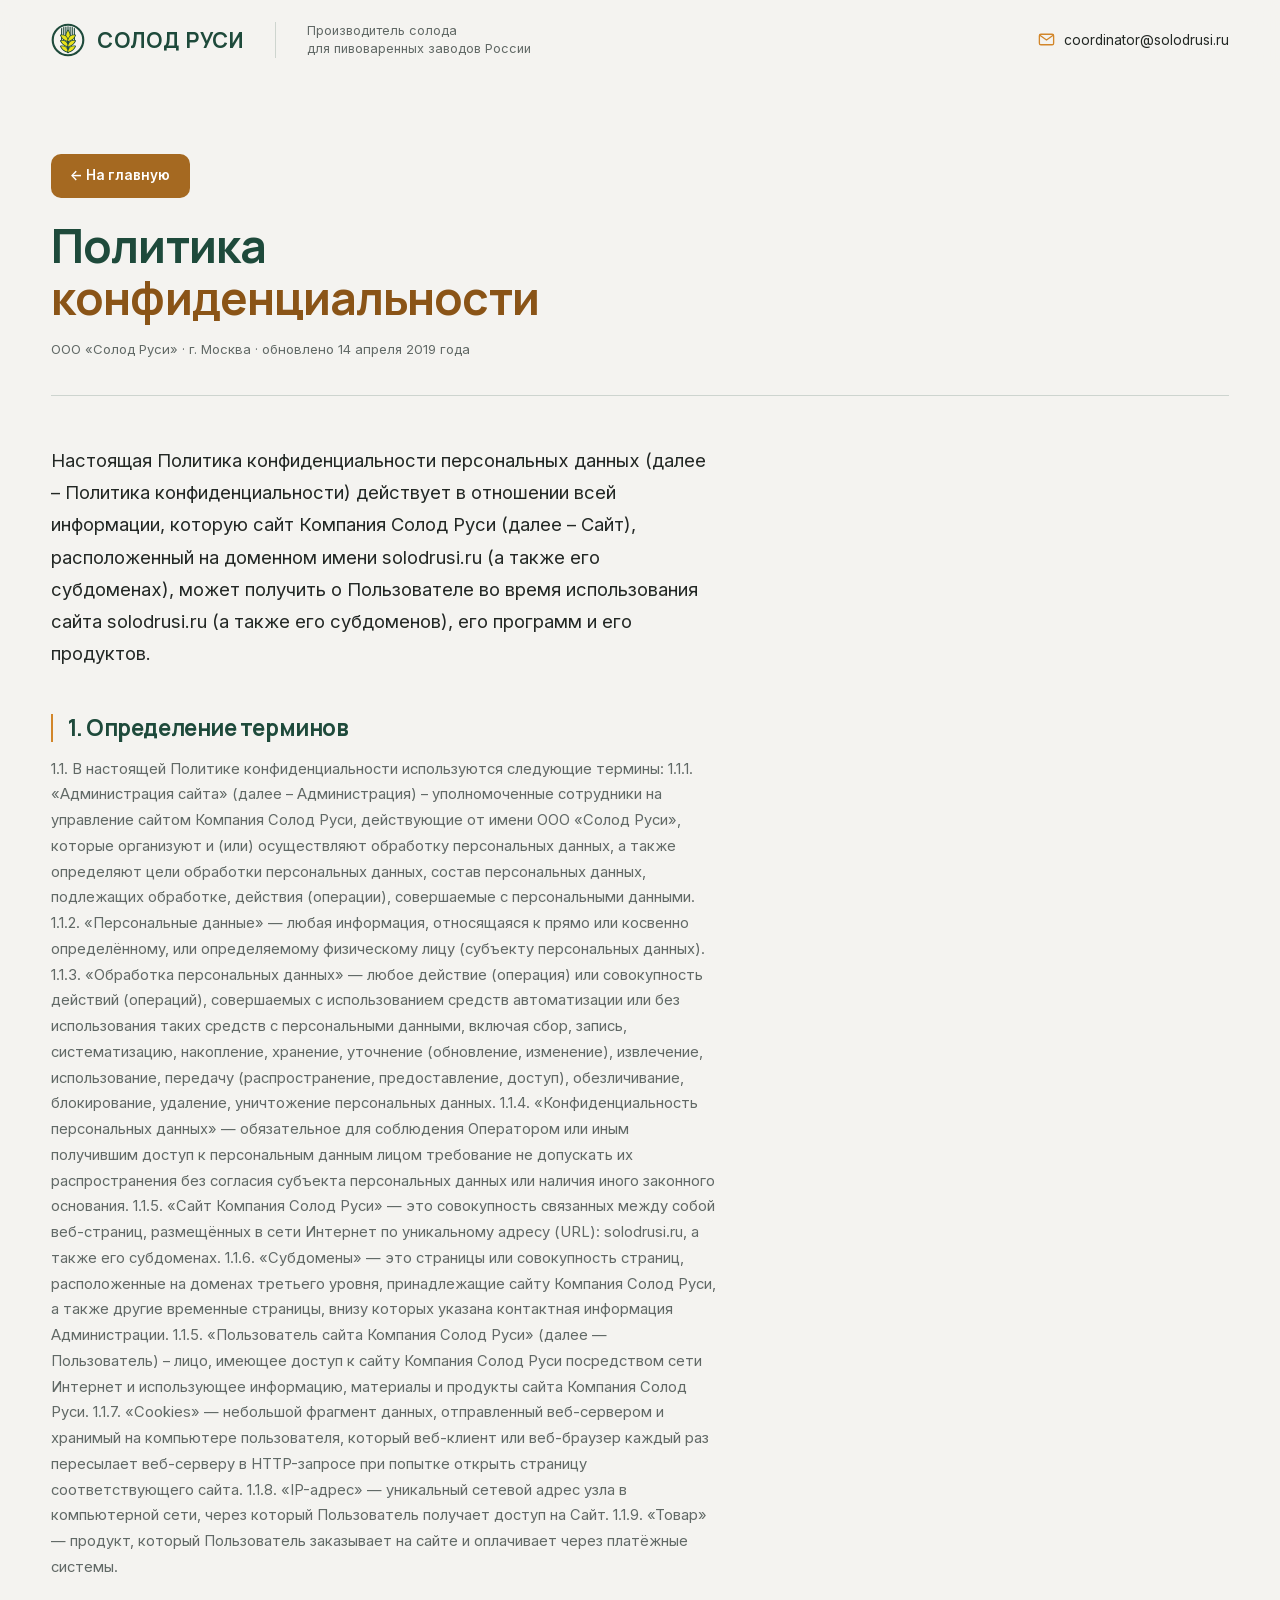
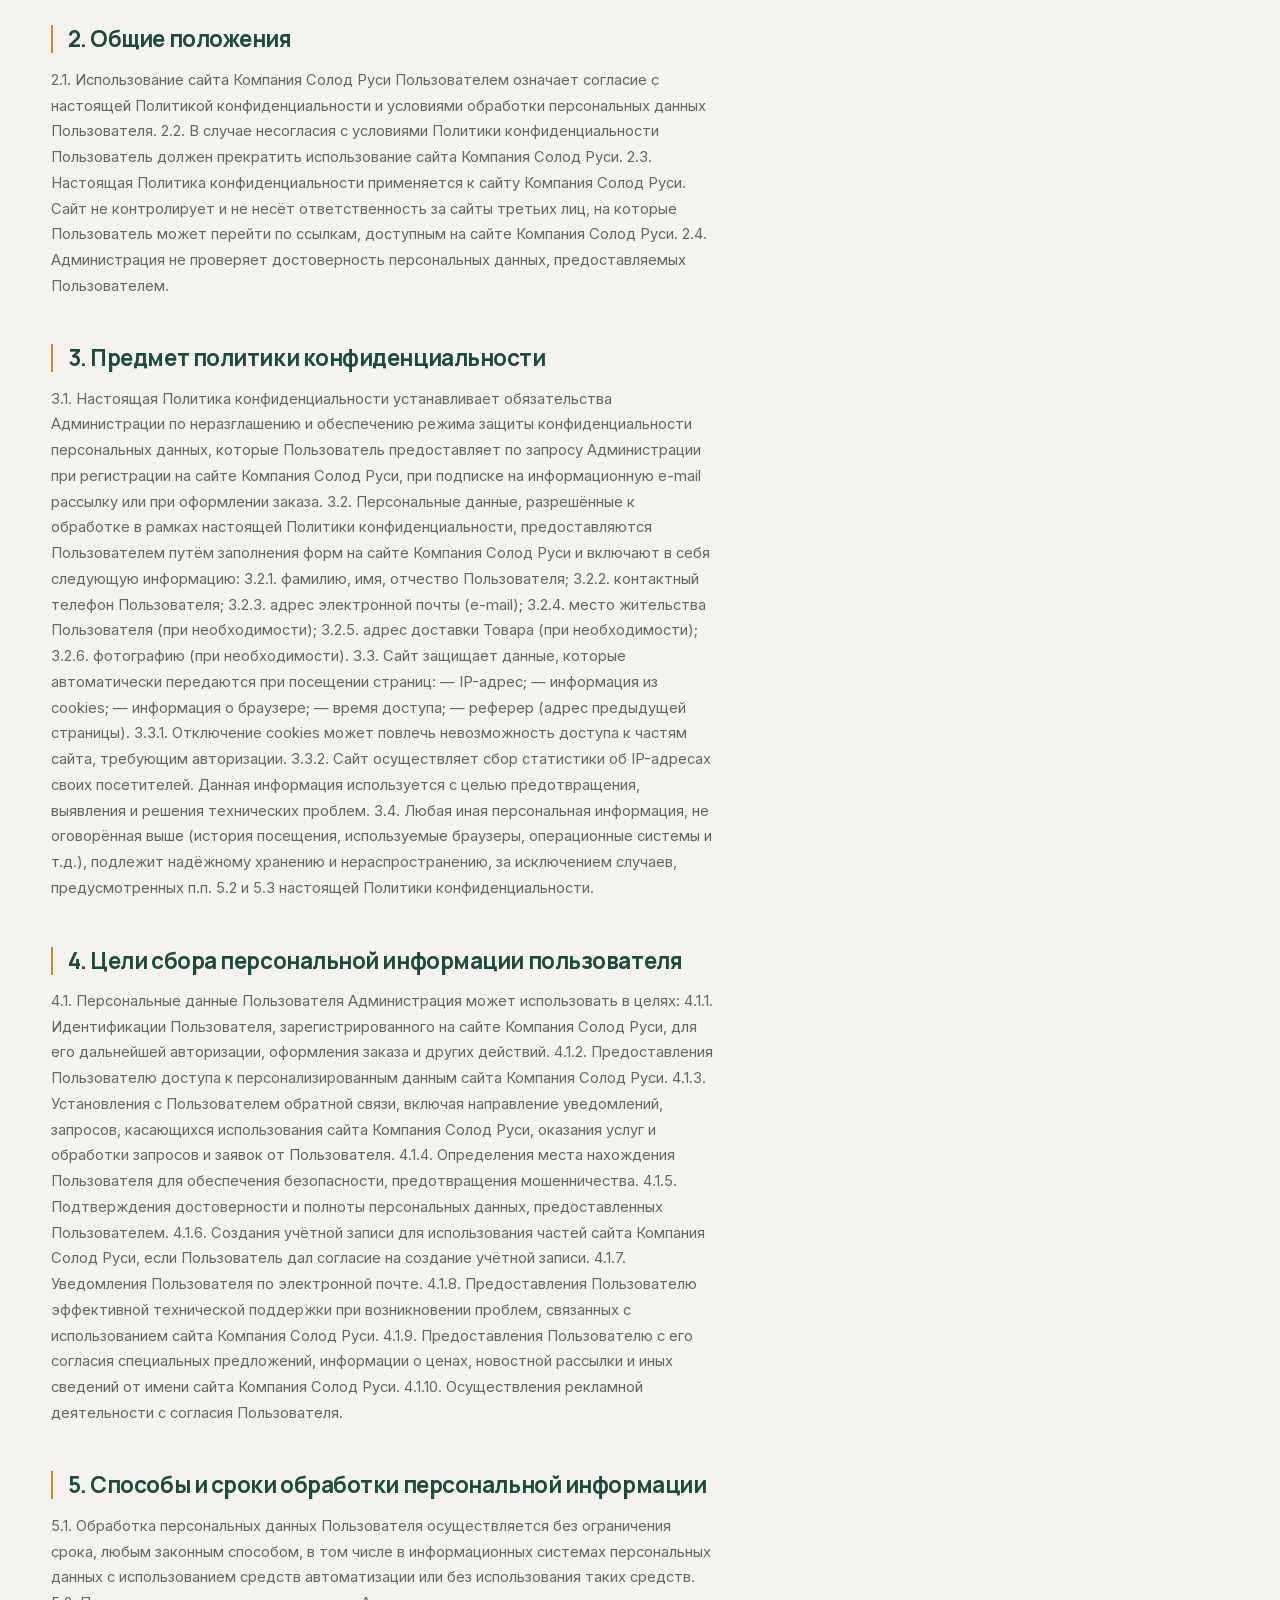
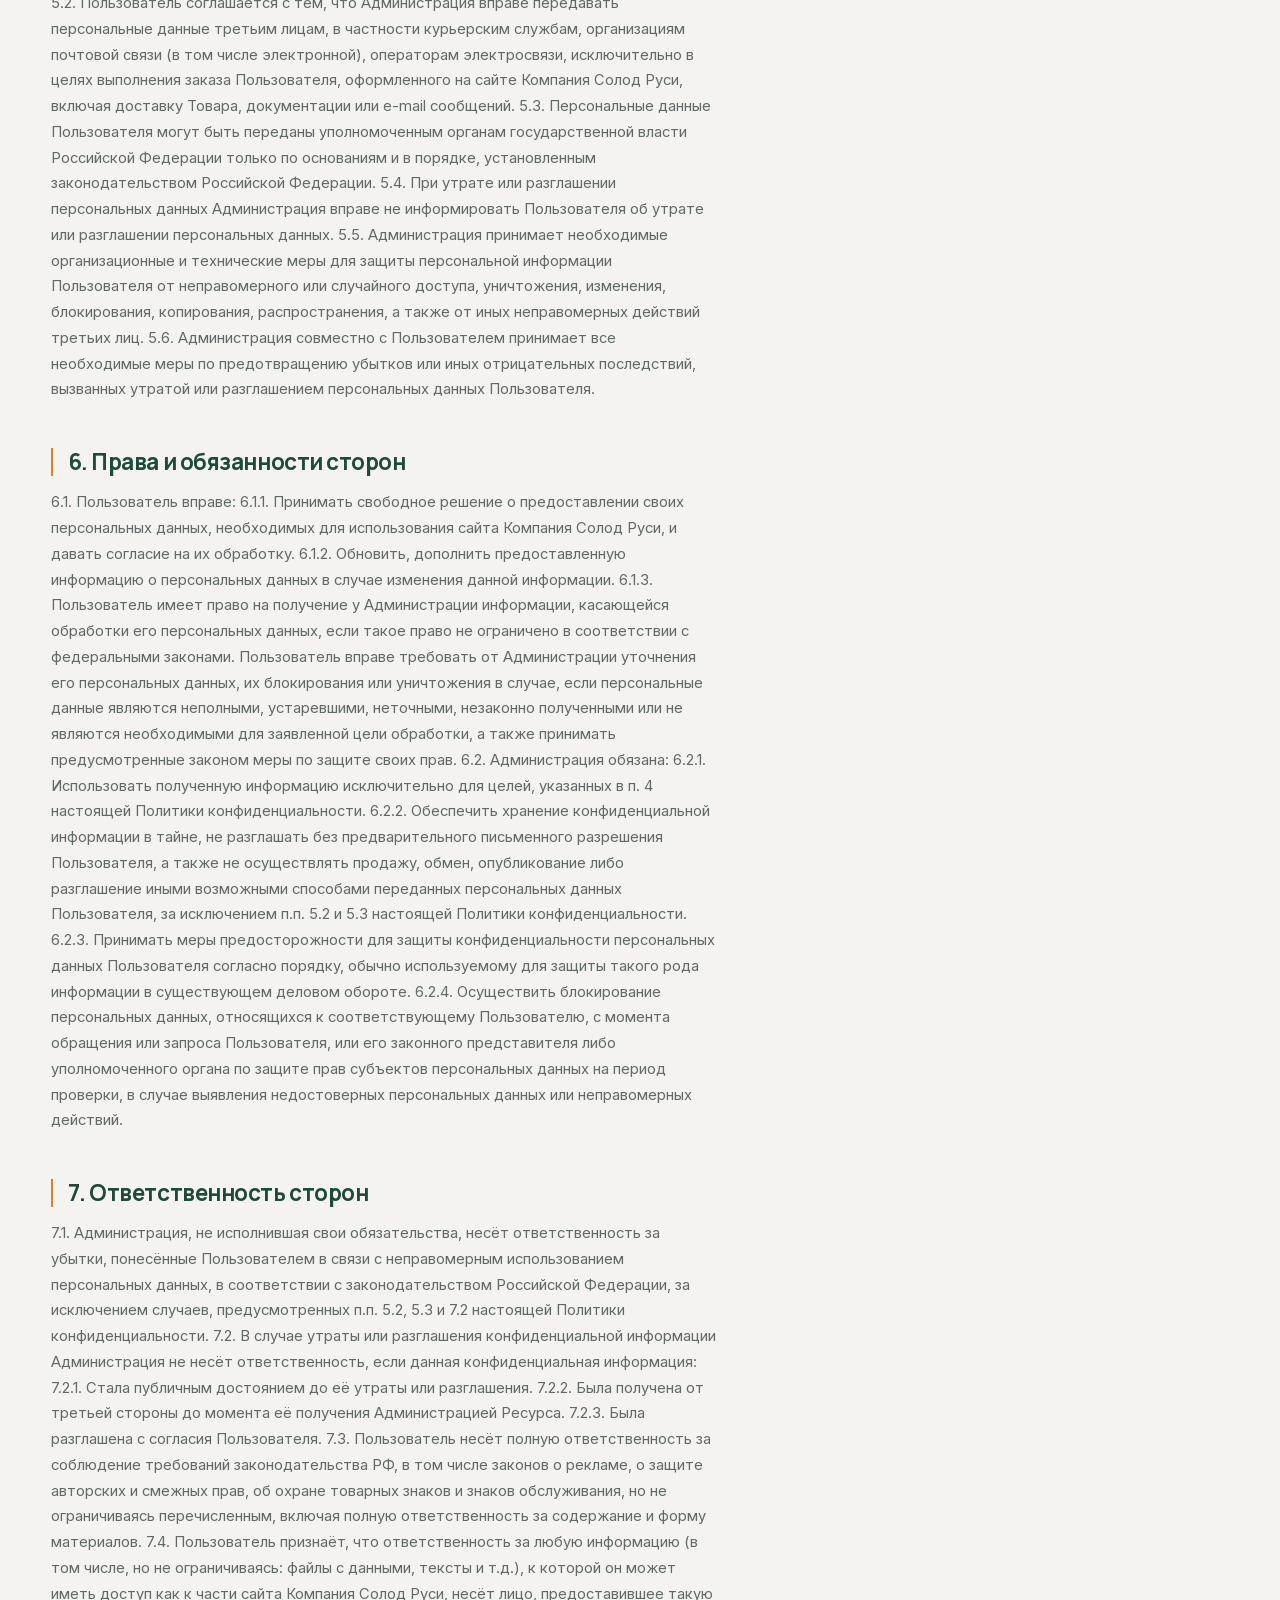
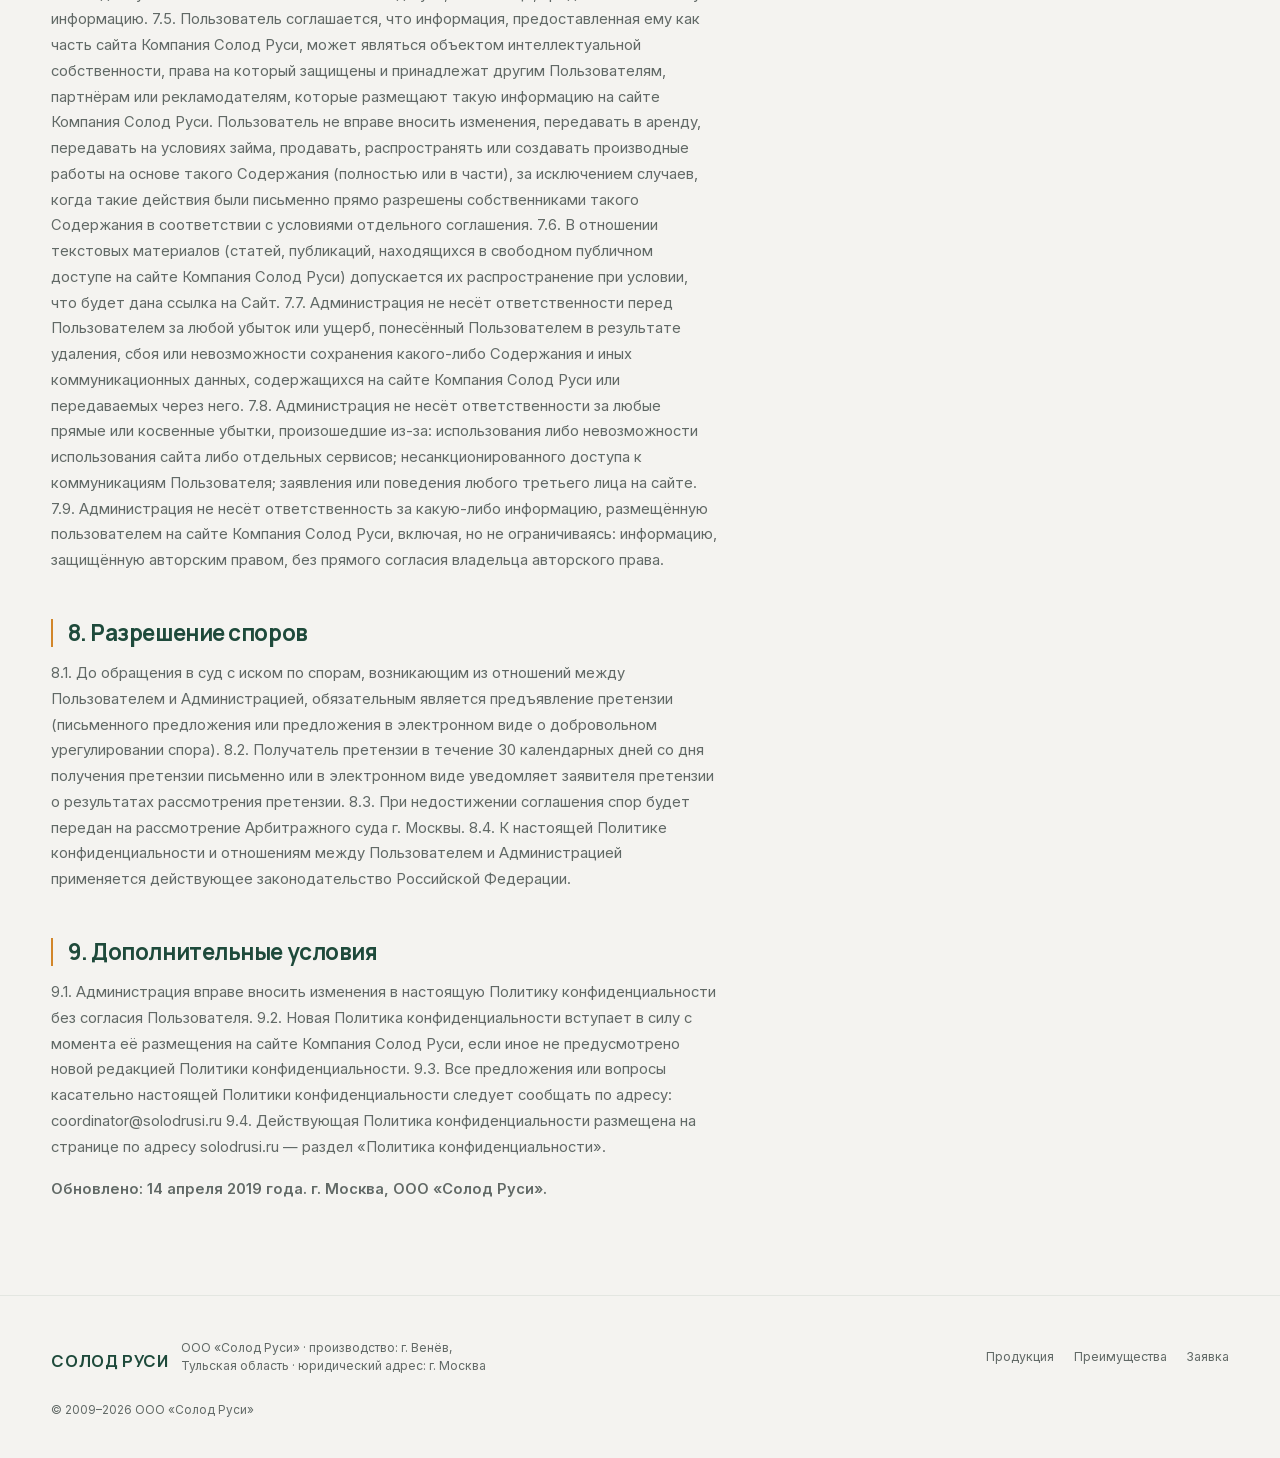
<file: privacy.html>
<!DOCTYPE html>
<html lang="ru">
<head>
<meta charset="utf-8">
<meta name="viewport" content="width=device-width, initial-scale=1">
<title>Политика конфиденциальности — Солод Руси</title>
<meta name="description" content="Политика конфиденциальности персональных данных сайта solodrusi.ru. ООО «Солод Руси».">
<meta name="robots" content="noindex, follow">
<meta name="theme-color" content="#F4F3F0">
<link rel="canonical" href="https://busibeeofficial-maker.github.io/solodrusi/privacy.html">
<link rel="icon" href="assets/favicon.svg?v=202609132130" type="image/svg+xml">
<link rel="apple-touch-icon" href="assets/apple-touch-icon.png">
<link rel="preload" href="assets/fonts/manrope.woff2" as="font" type="font/woff2" crossorigin>
<link rel="preload" href="assets/fonts/inter.woff2" as="font" type="font/woff2" crossorigin>
<link rel="stylesheet" href="css/style.css?v=202609132130">
<style>
  .doc{padding:clamp(2rem,5vw,4rem) 0 clamp(3rem,6vw,5rem)}
  .doc__head{border-bottom:1px solid var(--line);padding-bottom:clamp(1.4rem,3vw,2.2rem);margin-bottom:clamp(1.8rem,4vw,3rem)}
  .doc h1{font-size:clamp(1.7rem,1.1rem + 2.2vw,3rem);line-height:1.12;hyphens:auto;-webkit-hyphens:auto;overflow-wrap:break-word}
  .doc h1 .it{color:#8A5417}
  .doc__meta{margin:1rem 0 0;font-size:.82rem;color:var(--muted)}
  .doc__body{max-width:74ch;font-size:.92rem}
  .doc__body h2{font-size:clamp(1.05rem,.9rem + .7vw,1.4rem);margin:clamp(2rem,4vw,2.8rem) 0 .9rem;
    padding-left:.9rem;border-left:2px solid var(--amber);line-height:1.25}
  .doc__body p{color:var(--muted);margin-bottom:1.1em;line-height:1.75}
  .doc__intro{font-size:clamp(1rem,.95rem + .4vw,1.15rem);color:var(--ink)!important;line-height:1.6}
  .doc__back{display:inline-flex;align-items:center;gap:.5rem;margin-bottom:1.4rem;width:auto;padding:.7rem 1.2rem;font-size:.85rem}
  /* на этой странице нет бургера и мобильного меню, поэтому контакты
     не прячем — иначе на мобильных не остаётся ни одного контакта.
     Раньше тут отдельно оставляли только телефон, скрывая остальное —
     теперь в шапке всего одна ссылка (почта), прятать нечего */
  @media (max-width:860px){
    .hdr__contacts{display:flex!important}
  }
</style>
<script>document.documentElement.classList.add('js');</script>
</head>
<body>
<a class="skip" href="#doc">К основному содержанию</a>

<header class="hdr" id="hdr">
  <div class="wrap hdr__in">
    <a class="brand" href="index.html" aria-label="Солод Руси — на главную">
      <svg class="mk" viewBox="0 0 200 200" fill="none" aria-hidden="true"><circle class="mk-ring" cx="100" cy="100" r="90.0" stroke-width="12.5"/>
  <g class="mk-awns">
      <rect x="59.20" y="29.74" width="6.60" height="86.26" rx="3.30"/>
      <rect x="71.70" y="23.84" width="6.60" height="92.16" rx="3.30"/>
      <rect x="84.20" y="20.30" width="6.60" height="95.70" rx="3.30"/>
      <rect x="96.70" y="18.82" width="6.60" height="97.18" rx="3.30"/>
      <rect x="109.20" y="20.30" width="6.60" height="95.70" rx="3.30"/>
      <rect x="121.70" y="23.84" width="6.60" height="92.16" rx="3.30"/>
      <rect x="134.20" y="29.74" width="6.60" height="86.26" rx="3.30"/>
  </g>
  <rect class="mk-stem" x="94.50" y="52.0" width="11.0" height="126.0" rx="5.50"/>
  <g class="mk-grain">
      <path d="M100.00 44.0 C115.00 68.0 115.00 90.0 100.00 110.0 C85.00 90.0 85.00 68.0 100.00 44.0 Z"/>
  </g>
  <g class="mk-leaves">
      <path d="M100.00 106.00 C92.44 72.34 73.96 71.02 58.00 73.00 C69.76 96.10 87.40 103.31 100.00 106.00 Z"/>
      <path d="M100.00 106.00 C107.56 72.34 126.04 71.02 142.00 73.00 C130.24 96.10 112.60 103.31 100.00 106.00 Z"/>
      <path d="M100.00 138.00 C92.44 104.34 73.96 103.02 58.00 105.00 C69.76 128.10 87.40 135.31 100.00 138.00 Z"/>
      <path d="M100.00 138.00 C107.56 104.34 126.04 103.02 142.00 105.00 C130.24 128.10 112.60 135.31 100.00 138.00 Z"/>
      <path d="M100.00 170.00 C92.44 136.34 73.96 135.02 58.00 137.00 C69.76 160.10 87.40 167.31 100.00 170.00 Z"/>
      <path d="M100.00 170.00 C107.56 136.34 126.04 135.02 142.00 137.00 C130.24 160.10 112.60 167.31 100.00 170.00 Z"/>
  </g></svg>
      <span class="brand__name">Солод Руси</span>
    </a>
    <p class="brand__tag">Производитель солода<br>для пивоваренных заводов России</p>
    <nav class="hdr__contacts" aria-label="Контакты">
      <a href="mailto:coordinator@solodrusi.ru">
        <svg viewBox="0 0 20 20" aria-hidden="true"><rect x="2.5" y="4.5" width="15" height="11" rx="1.6"/><path d="m3 5.5 7 5 7-5"/></svg>
        <span>coordinator@solodrusi.ru</span>
      </a>
    </nav>
  </div>
</header>

<main class="doc" id="doc">
  <div class="wrap">
    <div class="doc__head">
      <a class="btn doc__back" href="index.html"><span>← На главную</span></a>
      <h1>Политика<br><span class="it">конфиденциальности</span></h1>
      <p class="doc__meta">ООО «Солод Руси» · г. Москва · обновлено 14 апреля 2019 года</p>
    </div>

    <div class="doc__body">
      <p class="doc__intro">Настоящая Политика конфиденциальности персональных данных (далее – Политика конфиденциальности) действует в отношении всей информации, которую сайт Компания Солод Руси (далее – Сайт), расположенный на доменном имени solodrusi.ru (а также его субдоменах), может получить о Пользователе во время использования сайта solodrusi.ru (а также его субдоменов), его программ и его продуктов.</p>

      <h2>1. Определение терминов</h2>
      <p>1.1. В настоящей Политике конфиденциальности используются следующие термины: 1.1.1. «Администрация сайта» (далее – Администрация) – уполномоченные сотрудники на управление сайтом Компания Солод Руси, действующие от имени ООО «Солод Руси», которые организуют и (или) осуществляют обработку персональных данных, а также определяют цели обработки персональных данных, состав персональных данных, подлежащих обработке, действия (операции), совершаемые с персональными данными. 1.1.2. «Персональные данные» — любая информация, относящаяся к прямо или косвенно определённому, или определяемому физическому лицу (субъекту персональных данных). 1.1.3. «Обработка персональных данных» — любое действие (операция) или совокупность действий (операций), совершаемых с использованием средств автоматизации или без использования таких средств с персональными данными, включая сбор, запись, систематизацию, накопление, хранение, уточнение (обновление, изменение), извлечение, использование, передачу (распространение, предоставление, доступ), обезличивание, блокирование, удаление, уничтожение персональных данных. 1.1.4. «Конфиденциальность персональных данных» — обязательное для соблюдения Оператором или иным получившим доступ к персональным данным лицом требование не допускать их распространения без согласия субъекта персональных данных или наличия иного законного основания. 1.1.5. «Сайт Компания Солод Руси» — это совокупность связанных между собой веб-страниц, размещённых в сети Интернет по уникальному адресу (URL): solodrusi.ru, а также его субдоменах. 1.1.6. «Субдомены» — это страницы или совокупность страниц, расположенные на доменах третьего уровня, принадлежащие сайту Компания Солод Руси, а также другие временные страницы, внизу которых указана контактная информация Администрации. 1.1.5. «Пользователь сайта Компания Солод Руси» (далее — Пользователь) – лицо, имеющее доступ к сайту Компания Солод Руси посредством сети Интернет и использующее информацию, материалы и продукты сайта Компания Солод Руси. 1.1.7. «Cookies» — небольшой фрагмент данных, отправленный веб-сервером и хранимый на компьютере пользователя, который веб-клиент или веб-браузер каждый раз пересылает веб-серверу в HTTP-запросе при попытке открыть страницу соответствующего сайта. 1.1.8. «IP-адрес» — уникальный сетевой адрес узла в компьютерной сети, через который Пользователь получает доступ на Сайт. 1.1.9. «Товар» — продукт, который Пользователь заказывает на сайте и оплачивает через платёжные системы.</p>

      <h2>2. Общие положения</h2>
      <p>2.1. Использование сайта Компания Солод Руси Пользователем означает согласие с настоящей Политикой конфиденциальности и условиями обработки персональных данных Пользователя. 2.2. В случае несогласия с условиями Политики конфиденциальности Пользователь должен прекратить использование сайта Компания Солод Руси. 2.3. Настоящая Политика конфиденциальности применяется к сайту Компания Солод Руси. Сайт не контролирует и не несёт ответственность за сайты третьих лиц, на которые Пользователь может перейти по ссылкам, доступным на сайте Компания Солод Руси. 2.4. Администрация не проверяет достоверность персональных данных, предоставляемых Пользователем.</p>

      <h2>3. Предмет политики конфиденциальности</h2>
      <p>3.1. Настоящая Политика конфиденциальности устанавливает обязательства Администрации по неразглашению и обеспечению режима защиты конфиденциальности персональных данных, которые Пользователь предоставляет по запросу Администрации при регистрации на сайте Компания Солод Руси, при подписке на информационную e-mail рассылку или при оформлении заказа. 3.2. Персональные данные, разрешённые к обработке в рамках настоящей Политики конфиденциальности, предоставляются Пользователем путём заполнения форм на сайте Компания Солод Руси и включают в себя следующую информацию: 3.2.1. фамилию, имя, отчество Пользователя; 3.2.2. контактный телефон Пользователя; 3.2.3. адрес электронной почты (e-mail); 3.2.4. место жительства Пользователя (при необходимости); 3.2.5. адрес доставки Товара (при необходимости); 3.2.6. фотографию (при необходимости). 3.3. Сайт защищает данные, которые автоматически передаются при посещении страниц: — IP-адрес; — информация из cookies; — информация о браузере; — время доступа; — реферер (адрес предыдущей страницы). 3.3.1. Отключение cookies может повлечь невозможность доступа к частям сайта, требующим авторизации. 3.3.2. Сайт осуществляет сбор статистики об IP-адресах своих посетителей. Данная информация используется с целью предотвращения, выявления и решения технических проблем. 3.4. Любая иная персональная информация, не оговорённая выше (история посещения, используемые браузеры, операционные системы и т.д.), подлежит надёжному хранению и нераспространению, за исключением случаев, предусмотренных п.п. 5.2 и 5.3 настоящей Политики конфиденциальности.</p>

      <h2>4. Цели сбора персональной информации пользователя</h2>
      <p>4.1. Персональные данные Пользователя Администрация может использовать в целях: 4.1.1. Идентификации Пользователя, зарегистрированного на сайте Компания Солод Руси, для его дальнейшей авторизации, оформления заказа и других действий. 4.1.2. Предоставления Пользователю доступа к персонализированным данным сайта Компания Солод Руси. 4.1.3. Установления с Пользователем обратной связи, включая направление уведомлений, запросов, касающихся использования сайта Компания Солод Руси, оказания услуг и обработки запросов и заявок от Пользователя. 4.1.4. Определения места нахождения Пользователя для обеспечения безопасности, предотвращения мошенничества. 4.1.5. Подтверждения достоверности и полноты персональных данных, предоставленных Пользователем. 4.1.6. Создания учётной записи для использования частей сайта Компания Солод Руси, если Пользователь дал согласие на создание учётной записи. 4.1.7. Уведомления Пользователя по электронной почте. 4.1.8. Предоставления Пользователю эффективной технической поддержки при возникновении проблем, связанных с использованием сайта Компания Солод Руси. 4.1.9. Предоставления Пользователю с его согласия специальных предложений, информации о ценах, новостной рассылки и иных сведений от имени сайта Компания Солод Руси. 4.1.10. Осуществления рекламной деятельности с согласия Пользователя.</p>

      <h2>5. Способы и сроки обработки персональной информации</h2>
      <p>5.1. Обработка персональных данных Пользователя осуществляется без ограничения срока, любым законным способом, в том числе в информационных системах персональных данных с использованием средств автоматизации или без использования таких средств. 5.2. Пользователь соглашается с тем, что Администрация вправе передавать персональные данные третьим лицам, в частности курьерским службам, организациям почтовой связи (в том числе электронной), операторам электросвязи, исключительно в целях выполнения заказа Пользователя, оформленного на сайте Компания Солод Руси, включая доставку Товара, документации или e-mail сообщений. 5.3. Персональные данные Пользователя могут быть переданы уполномоченным органам государственной власти Российской Федерации только по основаниям и в порядке, установленным законодательством Российской Федерации. 5.4. При утрате или разглашении персональных данных Администрация вправе не информировать Пользователя об утрате или разглашении персональных данных. 5.5. Администрация принимает необходимые организационные и технические меры для защиты персональной информации Пользователя от неправомерного или случайного доступа, уничтожения, изменения, блокирования, копирования, распространения, а также от иных неправомерных действий третьих лиц. 5.6. Администрация совместно с Пользователем принимает все необходимые меры по предотвращению убытков или иных отрицательных последствий, вызванных утратой или разглашением персональных данных Пользователя.</p>

      <h2>6. Права и обязанности сторон</h2>
      <p>6.1. Пользователь вправе: 6.1.1. Принимать свободное решение о предоставлении своих персональных данных, необходимых для использования сайта Компания Солод Руси, и давать согласие на их обработку. 6.1.2. Обновить, дополнить предоставленную информацию о персональных данных в случае изменения данной информации. 6.1.3. Пользователь имеет право на получение у Администрации информации, касающейся обработки его персональных данных, если такое право не ограничено в соответствии с федеральными законами. Пользователь вправе требовать от Администрации уточнения его персональных данных, их блокирования или уничтожения в случае, если персональные данные являются неполными, устаревшими, неточными, незаконно полученными или не являются необходимыми для заявленной цели обработки, а также принимать предусмотренные законом меры по защите своих прав. 6.2. Администрация обязана: 6.2.1. Использовать полученную информацию исключительно для целей, указанных в п. 4 настоящей Политики конфиденциальности. 6.2.2. Обеспечить хранение конфиденциальной информации в тайне, не разглашать без предварительного письменного разрешения Пользователя, а также не осуществлять продажу, обмен, опубликование либо разглашение иными возможными способами переданных персональных данных Пользователя, за исключением п.п. 5.2 и 5.3 настоящей Политики конфиденциальности. 6.2.3. Принимать меры предосторожности для защиты конфиденциальности персональных данных Пользователя согласно порядку, обычно используемому для защиты такого рода информации в существующем деловом обороте. 6.2.4. Осуществить блокирование персональных данных, относящихся к соответствующему Пользователю, с момента обращения или запроса Пользователя, или его законного представителя либо уполномоченного органа по защите прав субъектов персональных данных на период проверки, в случае выявления недостоверных персональных данных или неправомерных действий.</p>

      <h2>7. Ответственность сторон</h2>
      <p>7.1. Администрация, не исполнившая свои обязательства, несёт ответственность за убытки, понесённые Пользователем в связи с неправомерным использованием персональных данных, в соответствии с законодательством Российской Федерации, за исключением случаев, предусмотренных п.п. 5.2, 5.3 и 7.2 настоящей Политики конфиденциальности. 7.2. В случае утраты или разглашения конфиденциальной информации Администрация не несёт ответственность, если данная конфиденциальная информация: 7.2.1. Стала публичным достоянием до её утраты или разглашения. 7.2.2. Была получена от третьей стороны до момента её получения Администрацией Ресурса. 7.2.3. Была разглашена с согласия Пользователя. 7.3. Пользователь несёт полную ответственность за соблюдение требований законодательства РФ, в том числе законов о рекламе, о защите авторских и смежных прав, об охране товарных знаков и знаков обслуживания, но не ограничиваясь перечисленным, включая полную ответственность за содержание и форму материалов. 7.4. Пользователь признаёт, что ответственность за любую информацию (в том числе, но не ограничиваясь: файлы с данными, тексты и т.д.), к которой он может иметь доступ как к части сайта Компания Солод Руси, несёт лицо, предоставившее такую информацию. 7.5. Пользователь соглашается, что информация, предоставленная ему как часть сайта Компания Солод Руси, может являться объектом интеллектуальной собственности, права на который защищены и принадлежат другим Пользователям, партнёрам или рекламодателям, которые размещают такую информацию на сайте Компания Солод Руси. Пользователь не вправе вносить изменения, передавать в аренду, передавать на условиях займа, продавать, распространять или создавать производные работы на основе такого Содержания (полностью или в части), за исключением случаев, когда такие действия были письменно прямо разрешены собственниками такого Содержания в соответствии с условиями отдельного соглашения. 7.6. В отношении текстовых материалов (статей, публикаций, находящихся в свободном публичном доступе на сайте Компания Солод Руси) допускается их распространение при условии, что будет дана ссылка на Сайт. 7.7. Администрация не несёт ответственности перед Пользователем за любой убыток или ущерб, понесённый Пользователем в результате удаления, сбоя или невозможности сохранения какого-либо Содержания и иных коммуникационных данных, содержащихся на сайте Компания Солод Руси или передаваемых через него. 7.8. Администрация не несёт ответственности за любые прямые или косвенные убытки, произошедшие из-за: использования либо невозможности использования сайта либо отдельных сервисов; несанкционированного доступа к коммуникациям Пользователя; заявления или поведения любого третьего лица на сайте. 7.9. Администрация не несёт ответственность за какую-либо информацию, размещённую пользователем на сайте Компания Солод Руси, включая, но не ограничиваясь: информацию, защищённую авторским правом, без прямого согласия владельца авторского права.</p>

      <h2>8. Разрешение споров</h2>
      <p>8.1. До обращения в суд с иском по спорам, возникающим из отношений между Пользователем и Администрацией, обязательным является предъявление претензии (письменного предложения или предложения в электронном виде о добровольном урегулировании спора). 8.2. Получатель претензии в течение 30 календарных дней со дня получения претензии письменно или в электронном виде уведомляет заявителя претензии о результатах рассмотрения претензии. 8.3. При недостижении соглашения спор будет передан на рассмотрение Арбитражного суда г. Москвы. 8.4. К настоящей Политике конфиденциальности и отношениям между Пользователем и Администрацией применяется действующее законодательство Российской Федерации.</p>

      <h2>9. Дополнительные условия</h2>
      <p>9.1. Администрация вправе вносить изменения в настоящую Политику конфиденциальности без согласия Пользователя. 9.2. Новая Политика конфиденциальности вступает в силу с момента её размещения на сайте Компания Солод Руси, если иное не предусмотрено новой редакцией Политики конфиденциальности. 9.3. Все предложения или вопросы касательно настоящей Политики конфиденциальности следует сообщать по адресу: coordinator@solodrusi.ru 9.4. Действующая Политика конфиденциальности размещена на странице по адресу solodrusi.ru — раздел «Политика конфиденциальности».</p>

      <p><b>Обновлено: 14 апреля 2019 года. г. Москва, ООО «Солод Руси».</b></p>
    </div>
  </div>
</main>

<footer class="foot">
  <div class="wrap foot__in">
    <div class="foot__brand">
      <span class="brand__name">Солод Руси</span>
      <p>ООО «Солод Руси» · производство: г. Венёв, Тульская область · юридический адрес: г. Москва</p>
    </div>
    <nav class="foot__nav" aria-label="Навигация в подвале">
      <a href="index.html#produkciya">Продукция</a>
      <a href="index.html#vozmozhnosti">Преимущества</a>
      <a href="index.html#zayavka">Заявка</a>
    </nav>
    <p class="foot__copy">© 2009–<span id="year">2026</span> ООО «Солод Руси»</p>
  </div>
</footer>
<script src="js/main.js?v=202609132130" defer></script>
</body>
</html>
</file>
<file: css/style.css>
/* ============ Солод Руси ============ */
/* Шрифты лежат рядом с сайтом, а не на CDN: это убирает два лишних
   соединения (fonts.googleapis.com и fonts.gstatic.com) и 12 КБ служебного CSS.
   Файлы вариативные, поэтому один на семейство покрывает все нужные начертания.
   Подмножество: русский и латинский алфавиты, цифры, пунктуация — 157 глифов.
   Inter и Manrope распространяются по SIL Open Font License 1.1. */
@font-face{font-family:'Inter';src:url(../assets/fonts/inter.woff2) format('woff2-variations');
  font-weight:400 600;font-style:normal;font-display:swap}
@font-face{font-family:'Manrope';src:url(../assets/fonts/manrope.woff2) format('woff2-variations');
  font-weight:600 700;font-style:normal;font-display:swap}

:root{
  --bg:#F4F3F0;
  --card:#FBFAF8;
  --white:#FFF;
  --green:#1E4A3B;
  --green-d:#173A2E;
  --green-l:#2C6250;
  --amber:#D2862A;
  --amber-l:#E8AC5C;
  --amber-btn:#A56921;   /* тот же янтарь, затемнён до 4.5:1 с белым */
  --focus:#8A5417;       /* обводка фокуса, 3:1 и на светлом, и на янтарной кнопке */
  --amber-soft:#F2E3CE;
  --ink:#222724;
  --muted:#616966;
  --line:rgba(30,74,59,.18);
  --field-line:rgba(30,74,59,.58);  /* граница поля, 3.2:1 на белом */
  --line-soft:rgba(30,74,59,.08);
  --err:#B03F27;
  --gut:clamp(1.1rem,4vw,3.5rem);
  --r:18px;
  --disp:'Manrope',system-ui,sans-serif;
  --body:'Inter',system-ui,-apple-system,Segoe UI,sans-serif;
  --ease:cubic-bezier(.22,1,.36,1);
}

*,*::before,*::after{box-sizing:border-box}
html{-webkit-text-size-adjust:100%;scroll-behavior:smooth;scroll-padding-top:6.5rem}
body{margin:0;background:var(--bg);color:var(--ink);font-family:var(--body);
  font-size:clamp(.92rem,.88rem + .2vw,1rem);line-height:1.6;overflow-x:hidden;-webkit-font-smoothing:antialiased}
img,svg{max-width:100%}
a{color:inherit}
h1,h2,h3{margin:0;font-family:var(--disp);font-weight:700;line-height:1.14;letter-spacing:-.02em;color:var(--green)}
p{margin:0 0 1em}
ul,dl,dd{margin:0;padding:0}
ul{list-style:none}
b,strong{font-weight:600}

.wrap{width:min(1240px,100% - var(--gut)*2);margin-inline:auto}
section[id]{scroll-margin-top:6.5rem}
.skip{position:absolute;left:-9999px;top:0;z-index:200;background:var(--amber-btn);color:#fff;padding:.8rem 1.2rem;border-radius:8px}
.skip:focus{left:1rem;top:1rem}
:focus-visible{outline:2px solid var(--focus);outline-offset:2px;border-radius:6px;
  box-shadow:0 0 0 2px #F4F3F0}

/* ---------- линейная графика ---------- */
.art{width:100%;height:auto;display:block;overflow:visible}
.d{fill:none;stroke:var(--amber);stroke-width:1.25;stroke-linecap:round;stroke-linejoin:round;vector-effect:non-scaling-stroke}
.f-amber{fill:var(--amber);fill-opacity:.92;stroke:var(--amber)}
.vein{stroke:#8E5A1B;stroke-width:.8;opacity:.45}
.awn{stroke-width:.85;stroke:#C89250;opacity:.6}
.husk{fill:#F0CE99;fill-opacity:.55;stroke:var(--amber);stroke-width:.7;stroke-opacity:.5}
.f-amber-d{fill:#C0761F;fill-opacity:.95;stroke:#B06D1C}
.stalk{fill:var(--amber);fill-opacity:.95;stroke:#A96E22;stroke-width:.8}
.stalk-hi{stroke:#EFC183;stroke-width:.7;opacity:.5}
.node{stroke:#A96E22;stroke-width:1.1;opacity:.85}
.sheath{fill:#D8A053;fill-opacity:.85;stroke:#A96E22;stroke-width:.7}
.fold-g{fill:var(--green-d);fill-opacity:.32;stroke:none}
.fold-a{fill:#C88A34;fill-opacity:.3;stroke:none}
.f-green,.f-amber-l{stroke-width:.85}
.f-amber-l{fill:var(--amber-l);fill-opacity:.65;stroke:var(--amber)}
.f-green{fill:var(--green);fill-opacity:.92;stroke:var(--green)}
.ico{width:30px;height:30px;flex:none}
.feat__ico .ico{width:65%;height:65%}
.ico .d{stroke-width:2.1}
.band .d{stroke:var(--amber-l)}
.art--map{width:100%;height:auto;overflow:visible;display:block}
.f-green + .vein{stroke:#EAF0EC;opacity:.35}
.crease{stroke:#9A5F1C;stroke-width:.75;opacity:.55}
.vein2{stroke:#8E5A1B;stroke-width:.45;opacity:.25}
.truck{opacity:0}
.birds{transform-box:view-box;transform-origin:120px 44px}
.art--farm{margin-top:auto;padding-top:2rem;opacity:.5}
.art--farm .d{stroke-width:1.1}
.map{fill:none;stroke:#EFC894;stroke-width:1.35;opacity:.85;stroke-linejoin:round}
.map--isl{stroke-width:1.1;opacity:.62}


/* Грузовик едет дугой от Венёва на условный северо-восток (Анадырь) —
   стилизованный маршрут, не привязанный к конкретным городам по пути,
   поэтому скорость вдоль пути равномерная (keyPoints = keyTimes).
   Без анимации (нет JS, или prefers-reduced-motion) дорога и точки
   остаются полностью нарисованными — эти правила не требуют .js. */
.ln{fill:none;stroke:#EFB35C;stroke-width:1.5;stroke-linecap:round;vector-effect:non-scaling-stroke;opacity:.85}
.ct{fill:#F3C87E;opacity:.9;transform-box:fill-box;transform-origin:center}
.ct--home{fill:#FFF6E2}
.lb{fill:rgba(234,240,236,.72);font-family:var(--body);font-size:7.5px;letter-spacing:.02em}
/* карта на телефоне вдвое уже, подписи вместе с ней уезжали в нечитаемые пять пикселей */
@media (max-width:640px){.lb{font-size:12px}}

/* сам грузовик: по умолчанию скрыт (.truck{opacity:0} ниже) — виден,
   только пока его двигает SMIL. Так безопаснее, чем display:none:
   играть с getBBox/motion-path внутри спрятанного через display элемента
   рискованнее, чем через прозрачность. */
.tk-body{fill:#F3C87E;stroke:#B9832E;stroke-width:.35}
.tk-cab{fill:#FFE9BC;stroke:#B9832E;stroke-width:.35}
.tk-win{fill:#1E4A3B;opacity:.85}
.tk-wheel{fill:#1E4A3B;stroke:#F3C87E;stroke-width:.45}

/* ---------- фирменный знак ---------- */
/* кольцо и стебель берут зелёный сайта, зерно остаётся фирменным жёлтым —
   так знак читается как логотип, а не как наклейка поверх вёрстки */
.mk{--mk-dark:var(--green);--mk-acid:#E9E21A;width:40px;height:40px;flex:none;display:block;overflow:visible}
.mk .mk-ring{fill:none;stroke:var(--mk-dark)}
.mk .mk-awns rect,.mk .mk-stem{fill:var(--mk-dark)}
.mk .mk-grain path,.mk .mk-leaves path{fill:var(--mk-acid);stroke:var(--mk-dark);
  stroke-width:9.5;stroke-linejoin:round;stroke-linecap:round;paint-order:stroke fill}

.brand{gap:.72rem}
.brand .mk{width:clamp(34px,2.5vw,40px);height:auto;aspect-ratio:1}
.brand:hover .mk{--mk-dark:var(--green-l)}
.brand .mk .mk-leaves path{transition:fill .35s var(--ease)}

.mk--foot{width:38px;height:38px}


/* ---------- шапка ---------- */
.hdr{position:sticky;top:0;z-index:100;background:rgba(244,243,240,.82);
  -webkit-backdrop-filter:blur(14px);backdrop-filter:blur(14px);
  border-bottom:1px solid transparent;transition:border-color .3s,background .3s}
.hdr.is-stuck{border-bottom-color:var(--line-soft)}
.hdr__in{display:flex;align-items:center;gap:clamp(1rem,2.4vw,2.4rem);padding:1.1rem 0}
.brand{display:inline-flex;align-items:center;min-height:44px;text-decoration:none;flex:none}
.brand__name{font-family:var(--disp);font-weight:700;font-size:1.32rem;letter-spacing:.04em;text-transform:uppercase;color:var(--green)}
.brand__tag{margin:0;padding-left:clamp(1rem,2.4vw,2.4rem);border-left:1px solid var(--line);
  font-size:.8rem;line-height:1.4;color:var(--muted);flex:none}
.hdr__contacts{display:flex;align-items:center;gap:clamp(1rem,2vw,2rem);margin-left:auto}
.hdr__contacts a{display:inline-flex;align-items:center;min-height:44px;gap:.5rem;white-space:nowrap;text-decoration:none;font-size:.86rem;color:var(--ink);
  transition:color .2s}
.hdr__contacts svg{width:19px;height:19px;fill:none;stroke:var(--amber);stroke-width:1.4;stroke-linecap:round;stroke-linejoin:round;flex:none}
.hdr__contacts a:hover{color:var(--amber-btn)}
.burger{display:none;width:44px;height:44px;border:1px solid var(--line);background:none;border-radius:10px;cursor:pointer;
  flex-direction:column;gap:5px;align-items:center;justify-content:center;flex:none;margin-left:auto}
.burger span{display:block;width:18px;height:1.6px;background:var(--green);border-radius:2px;transition:transform .35s var(--ease),opacity .2s}

.mobnav{position:fixed;inset:0;z-index:99;background:var(--bg);display:flex;flex-direction:column;justify-content:center;
  gap:.4rem;padding:5.5rem var(--gut) 2rem;overflow-y:auto;overscroll-behavior:contain;
  opacity:0;visibility:hidden;transition:opacity .35s var(--ease),visibility .35s}
.mobnav a{text-decoration:none;font-family:var(--disp);font-weight:600;font-size:1.7rem;color:var(--green);padding:.55rem 0;
  opacity:0;transform:translateY(14px);transition:opacity .4s var(--ease),transform .4s var(--ease)}
.mobnav__mail{font-family:var(--body)!important;font-size:1rem!important;font-weight:500!important;color:var(--muted)!important;
  margin-top:1.4rem;border-top:1px solid var(--line);padding-top:1.2rem!important}
body.menu-open{overflow:hidden}
body.menu-open .mobnav{opacity:1;visibility:visible}
body.menu-open .mobnav a{opacity:1;transform:none}
body.menu-open .mobnav a:nth-of-type(1){transition-delay:.06s}
body.menu-open .mobnav a:nth-of-type(2){transition-delay:.11s}
body.menu-open .mobnav a:nth-of-type(3){transition-delay:.16s}
body.menu-open .mobnav a:nth-of-type(4){transition-delay:.21s}
body.menu-open .mobnav a:nth-of-type(5){transition-delay:.25s}
body.menu-open .mobnav a:nth-of-type(6){transition-delay:.29s}
body.menu-open .burger{position:relative;z-index:101}
body.menu-open .burger span:nth-child(1){transform:translateY(6.6px) rotate(45deg)}
body.menu-open .burger span:nth-child(2){opacity:0}
body.menu-open .burger span:nth-child(3){transform:translateY(-6.6px) rotate(-45deg)}

/* ---------- первый экран ---------- */
.hero{padding:clamp(1.6rem,3.4vh,3rem) 0 clamp(1.6rem,3vw,2.6rem);min-height:min(74vh,680px)}
.hero__in{display:grid;grid-template-columns:minmax(0,1.38fr) minmax(0,.62fr);gap:clamp(1.5rem,3vw,2.6rem);align-items:center}
.hero__title{font-size:clamp(2.05rem,1rem + 3.2vw,3.8rem);line-height:1.06;letter-spacing:-.022em;text-wrap:balance}
.hero__sub{margin:clamp(1rem,1.7vw,1.5rem) 0 0;color:var(--muted);font-size:clamp(1rem,.95rem + .36vw,1.28rem);line-height:1.5;max-width:48ch}
.feats{display:grid;grid-template-columns:repeat(2,minmax(0,1fr));gap:clamp(.65rem,1vw,1rem);margin-top:clamp(1.7rem,3vw,2.6rem)}
.feats li{display:flex;flex-direction:column;align-items:flex-start;gap:clamp(.7rem,1.1vw,.95rem);
  padding:clamp(.95rem,1.4vw,1.25rem);padding-bottom:clamp(2.7rem,1.4vw + 1.85rem,3.1rem);
  background:var(--white);border:1px solid var(--line-soft);
  border-radius:14px;transition:transform .45s var(--ease),box-shadow .45s var(--ease),border-color .45s}
.feats li:hover{transform:translateY(-4px);border-color:rgba(210,134,42,.32);
  box-shadow:0 14px 30px -20px rgba(30,74,59,.28)}
.feat__ico{width:clamp(52px,3.8vw,60px);aspect-ratio:1;flex:none;display:grid;place-items:center;
  border-radius:12px;border:1px solid rgba(210,134,42,.3);background:rgba(210,134,42,.06);
  transition:background .35s var(--ease),border-color .35s}
.feats li:hover .feat__ico{background:rgba(210,134,42,.14);border-color:rgba(210,134,42,.55)}
.feats p{margin:0;font-size:clamp(.88rem,.83rem + .24vw,1.02rem);line-height:1.5;color:var(--ink);text-wrap:pretty}
.hero__art{position:relative}
.art--ear{max-width:min(100%,330px);margin-inline:auto}

/* ---------- секции и панели ---------- */
.section{padding:clamp(1rem,2vw,1.6rem) 0}
.section--last{padding-bottom:clamp(2.5rem,5vw,4.5rem)}
.panel{background:var(--card);border:1px solid var(--line-soft);border-radius:var(--r);
  padding:clamp(1.4rem,3vw,2.6rem);box-shadow:0 1px 2px rgba(30,74,59,.04)}
.panel__head{display:flex;align-items:baseline;justify-content:space-between;gap:1.5rem;flex-wrap:wrap;margin-bottom:clamp(1.2rem,2.4vw,1.8rem)}
.panel__head h2{font-size:clamp(1.4rem,1rem + 1.2vw,1.9rem)}
.panel__head p{margin:0;color:var(--muted);font-size:.88rem}

.prods{display:grid;grid-template-columns:repeat(2,minmax(0,1fr));gap:clamp(1rem,2vw,1.6rem)}
.prod{position:relative;overflow:hidden;display:flex;flex-direction:column;background:var(--white);
  border:1px solid var(--line-soft);border-radius:16px;transition:border-color .3s,box-shadow .3s,transform .3s var(--ease)}
.prod:hover{border-color:rgba(210,134,42,.35);box-shadow:0 14px 34px -24px rgba(30,74,59,.4);transform:translateY(-2px)}
.prod__head{display:flex;align-items:center;gap:.7rem;flex-wrap:wrap;margin-bottom:1rem}
.prod__head h3{font-size:clamp(1.05rem,.9rem + .6vw,1.32rem)}
.chip{display:inline-block;font-size:.74rem;font-weight:500;color:var(--green-l);background:rgba(30,74,59,.07);
  border-radius:999px;padding:.28rem .7rem;white-space:nowrap}
.chip--soft{color:#8C5416;background:var(--amber-soft)}
.prod__ph{position:relative;flex:none;margin:0;overflow:hidden;background:var(--amber-soft);aspect-ratio:16/10}
.prod__ph img{position:absolute;inset:0;display:block;width:100%;height:100%;object-fit:cover;
  transition:transform 1s var(--ease)}
.prod:hover .prod__ph img{transform:scale(1.045)}
.prod__body{padding:clamp(1.1rem,2vw,1.7rem)}
.prod__note{position:relative;z-index:1;margin:1.1rem 0 0;font-size:.8rem;line-height:1.5;color:var(--muted)}

/* «О нас»: заголовок и подводка стоят друг под другом, как в hero,
   а не разъезжаются по краям строки, как .panel__head — там так сделано ради
   карточек-сеток, а здесь ниже просто сплошной текст, и разъезд читался криво */
.about__head{margin:0 auto clamp(1.2rem,2.4vw,1.8rem);max-width:52ch;text-align:center}
.about__head h2{font-size:clamp(1.4rem,1rem + 1.2vw,1.9rem)}
.about__head p{margin:.5rem 0 0;color:var(--muted);font-size:.88rem}
.about__body{max-width:64ch;margin-inline:auto;text-align:center}

/* ---------- тёмная полоса ---------- */
.band{background:var(--green);color:#EAF0EC;padding:clamp(2.8rem,5.5vw,4.6rem) 0;margin:clamp(1rem,2vw,1.6rem) 0}
.band__in{display:grid;row-gap:clamp(2rem,3.4vw,2.9rem)}
.band__head{display:flex;align-items:baseline;gap:.5rem 2rem;flex-wrap:wrap}
.band__head h2{color:#fff;font-size:clamp(1.5rem,1.2rem + 1vw,2rem)}

.caps{display:grid;grid-template-columns:repeat(3,minmax(0,1fr));gap:clamp(1.4rem,3vw,3rem)}
.cap{display:flex;flex-direction:column}
/* 01/02/03 — главный акцент секции: крупный номер шага */
.cap p.cap__n{margin:0 0 -.1em;font-family:var(--disp);font-weight:700;
  font-size:clamp(2.2rem,1.5rem + 1.9vw,3.2rem);line-height:.92;letter-spacing:-.03em;
  color:var(--amber-l);opacity:.85;font-variant-numeric:tabular-nums}
.cap__rule{display:block;height:1px;margin:.75rem 0 1.05rem;background:rgba(234,240,236,.2);transform-origin:left}
.cap h3{color:#fff;font-size:clamp(1.05rem,.92rem + .5vw,1.26rem);margin:0 0 .7rem}
.cap p{margin:0 0 1.15rem;font-size:.88rem;line-height:1.6;color:rgba(234,240,236,.82)}
.cap b{color:#fff;font-weight:600}
/* цифра-факт — акцент второго уровня: не раздутый текст, а плотная строка */
.cap__fig{display:flex;align-items:baseline;gap:.4rem;margin:0 0 .8rem;flex-wrap:wrap}
.cap__fig b{font-family:var(--disp);font-weight:700;font-size:1.72rem;line-height:1;
  letter-spacing:-.02em;color:#fff;font-variant-numeric:tabular-nums}
.cap__fig span{font-size:.9rem;line-height:1.3;color:rgba(234,240,236,.78)}
.cap p.cap__lbl{margin:0 0 .55rem;font-size:.72rem;letter-spacing:.09em;text-transform:uppercase;
  color:rgba(234,240,236,.72)}
.dots{margin:0}
.dots li{position:relative;padding-left:1rem;font-size:.86rem;color:rgba(234,240,236,.82);line-height:1.75}
.dots li::before{content:"";position:absolute;left:0;top:.78em;width:4px;height:4px;border-radius:50%;background:var(--amber-l)}

.geo{display:grid;grid-template-columns:minmax(250px,1fr) minmax(0,1.28fr);gap:clamp(1.2rem,3vw,2.6rem);
  align-items:center;padding-top:clamp(1.6rem,2.6vw,2.2rem);border-top:1px solid rgba(234,240,236,.14)}
.geo h3{color:#fff;font-size:clamp(1.05rem,.92rem + .5vw,1.26rem);margin:0 0 .7rem}
.geo__txt > p{margin:0;max-width:38ch;font-size:.88rem;line-height:1.6;color:rgba(234,240,236,.82)}
.geo__map{position:relative}
.geo__map::before{content:"";position:absolute;inset:-10% -6%;pointer-events:none;
  background:radial-gradient(58% 68% at 46% 56%,rgba(233,169,77,.13),transparent 72%)}

/* ---------- форма ---------- */
.panel--form{display:grid;grid-template-columns:minmax(0,1.06fr) minmax(0,.94fr);gap:clamp(1.6rem,4vw,3.5rem);
  padding:clamp(1.5rem,3.4vw,3rem)}
.panel--form h2{font-size:clamp(1.4rem,1rem + 1.3vw,2rem)}
.formcol__sub{margin:.6rem 0 1.6rem;color:var(--muted);font-size:.88rem}
.row{display:grid;grid-template-columns:1fr 1fr;gap:.9rem}
.field{margin-bottom:.9rem}
.field label{display:block;font-size:.82rem;color:var(--ink);margin-bottom:.4rem}
.field input,.field select{width:100%;font-family:var(--body);font-size:16px;color:var(--ink);background:var(--white);
  border:1px solid var(--field-line);border-radius:9px;padding:.72rem .85rem;appearance:none;
  transition:border-color .22s,box-shadow .22s}
.field select{cursor:pointer;
  background-image:url("data:image/svg+xml,%3Csvg xmlns='http://www.w3.org/2000/svg' width='11' height='7'%3E%3Cpath d='M1 1l4.5 4.5L10 1' stroke='%236E7672' stroke-width='1.4' fill='none' stroke-linecap='round'/%3E%3C/svg%3E");
  background-repeat:no-repeat;background-position:right .85rem center;padding-right:2.2rem}
.field select:invalid{color:var(--muted)}
.field input::placeholder{color:#70776F}
.field input:focus,.field select:focus{outline:none;border-color:var(--amber);box-shadow:0 0 0 3px rgba(210,134,42,.15)}
.field.is-bad input,.field.is-bad select{border-color:var(--err);box-shadow:0 0 0 3px rgba(196,85,58,.12)}
.field.is-bad input{animation:shake .34s}
@keyframes shake{20%{transform:translateX(-4px)}40%{transform:translateX(4px)}60%{transform:translateX(-2px)}80%{transform:translateX(2px)}}
.hint{display:block;margin-top:.35rem;font-size:.74rem;color:var(--muted)}
.err{display:block;min-height:1.05rem;opacity:0;margin-top:.3rem;font-size:.75rem;color:var(--err);transition:opacity .2s}
.field.is-bad .err{opacity:1}
.hp{position:absolute;left:-9999px;width:1px;height:1px;overflow:hidden}

.btn{position:relative;display:block;width:100%;overflow:hidden;border:0;border-radius:10px;cursor:pointer;
  background:var(--amber-btn);color:#fff;font-family:var(--body);font-weight:600;font-size:.95rem;
  padding:.95rem 1.4rem;margin-top:.6rem;text-align:center;text-decoration:none;
  transition:transform .25s var(--ease),box-shadow .25s}
.btn span{position:relative;z-index:1}
.btn::after{content:"";position:absolute;inset:0;background:var(--green);transform:translateY(101%);
  transition:transform .38s var(--ease)}
.btn:hover{box-shadow:0 12px 26px -14px rgba(165,105,33,.7)}
.btn:hover::after{transform:translateY(0)}
.btn:active{transform:scale(.99)}
.btn[disabled]{opacity:.7;cursor:progress}
.consentbox{margin-top:1.1rem}
.consentbox label{display:flex;align-items:flex-start;gap:.6rem;cursor:pointer;font-size:.8rem;line-height:1.5;color:var(--muted);margin-bottom:0}
.consentbox input[type="checkbox"]{-webkit-appearance:auto;appearance:auto;width:18px;height:18px;padding:0;border:none;background:none;flex:none;margin:.15rem 0 0;accent-color:var(--amber);cursor:pointer}
.consentbox span{flex:1}
.consentbox a{color:var(--green-l);text-decoration:underline;text-underline-offset:2px}
.consentbox.is-bad label{color:var(--err)}
.consentbox.is-bad input[type="checkbox"]{outline:2px solid var(--err);outline-offset:2px;border-radius:3px}
.formstatus{margin:.9rem 0 0;font-size:.85rem;line-height:1.5;padding:0;border-left:2px solid transparent}
.formstatus.is-ok{border-left-color:var(--green-l);padding:.6rem 0 .6rem .8rem;color:var(--green)}
.formstatus.is-err{border-left-color:var(--err);padding:.6rem 0 .6rem .8rem;color:var(--err)}
.formstatus a{color:inherit;font-weight:500}

.contactcol{position:relative;display:flex;flex-direction:column}
.dcontacts{display:grid;gap:1.1rem;margin-top:.4rem}
.dcontacts li{display:flex;align-items:center;gap:.95rem}
.dc__ico{width:46px;height:46px;flex:none;display:grid;place-items:center;border-radius:50%;
  border:1px solid rgba(210,134,42,.4);background:rgba(210,134,42,.06);transition:background .3s,transform .3s var(--ease)}
.dc__ico svg{width:22px;height:22px}
.dcontacts li:hover .dc__ico{background:rgba(210,134,42,.16);transform:scale(1.06)}
.dcontacts a{display:block;font-family:var(--disp);font-weight:600;font-size:1.12rem;color:var(--green);text-decoration:none}
.dcontacts a:hover{color:var(--amber)}
.dcontacts div span{display:block;font-size:.78rem;color:var(--muted)}

/* без JS форма отправила бы данные на несуществующий /api/submit — прячем её.
   Класс .js вешает main.js, поэтому :not(.js) — это ровно «скрипт не выполнился» */
html:not(.js) .form{display:none}


/* ---------- строки заказа: несколько сортов, у каждого свой объём ---------- */
.items{border:0;padding:0;margin:0}
.items legend{padding:0;margin:0 0 .55rem;font-size:.82rem;color:var(--muted)}
.item{display:grid;grid-template-columns:minmax(0,1fr) 7.5rem 2.75rem;gap:.6rem;align-items:end;
  margin-bottom:.6rem}
.item .field{margin:0}
.item__del{width:2.75rem;height:2.75rem;flex:none;display:grid;place-items:center;cursor:pointer;
  background:none;border:1px solid var(--line);border-radius:9px;color:var(--muted);
  transition:color .2s,border-color .2s,background .2s}
.item__del svg{width:15px;height:15px;fill:none;stroke:currentColor;stroke-width:1.8;stroke-linecap:round}
.item__del:hover{color:var(--err);border-color:var(--err);background:rgba(176,63,39,.06)}
.item:only-child .item__del{visibility:hidden}
.item--sub label{position:absolute;width:1px;height:1px;overflow:hidden;clip:rect(0 0 0 0);white-space:nowrap}
.items__foot{display:flex;align-items:center;justify-content:space-between;gap:1rem;flex-wrap:wrap;
  margin-top:.2rem}
.items__add{display:inline-flex;align-items:center;gap:.45rem;min-height:44px;padding:.5rem .9rem;
  font:inherit;font-size:.86rem;font-weight:500;cursor:pointer;color:var(--green);
  background:none;border:1px dashed var(--field-line);border-radius:9px;
  transition:border-color .2s,background .2s}
.items__add:hover{border-color:var(--green);background:rgba(30,74,59,.04)}
.items__add[hidden]{display:none}
.items__add span{font-size:1.1em;line-height:1}
.items__sum{margin:0;font-size:.86rem;color:var(--muted)}
.items__sum b{font-family:var(--disp);font-weight:700;font-size:1.16rem;color:var(--green);
  font-variant-numeric:tabular-nums}
#itemsList.is-bad .item select,#itemsList.is-bad .item input{border-color:var(--err);
  box-shadow:0 0 0 3px rgba(176,63,39,.12)}
.items .err{opacity:0}
.item select{padding-right:2.1rem;text-overflow:ellipsis}
@media (max-width:520px){
  .item{grid-template-columns:minmax(0,1fr) 5rem 2.6rem;gap:.4rem}
  .item__del{width:2.6rem;height:2.6rem}
}

/* ---------- подвал ---------- */
.foot{border-top:1px solid var(--line-soft);padding:clamp(1.6rem,3vw,2.4rem) 0}
.foot__in{display:flex;align-items:center;gap:1.4rem 2rem;flex-wrap:wrap}
.foot__brand{display:grid;grid-template-columns:auto minmax(0,1fr);
  column-gap:.75rem;row-gap:.35rem;align-items:center;max-width:46ch}
.foot__brand .foot__lock{display:contents}
.foot__brand .mk--foot{grid-row:1 / span 2;align-self:start;width:44px;height:44px}
.foot__brand .brand__name{font-size:1.02rem;align-self:end}
.foot__brand p{margin:0;font-size:.76rem;line-height:1.45;color:var(--muted);align-self:start}
.foot__nav{display:flex;gap:1.2rem;flex-wrap:wrap;margin-left:auto}
.foot__nav a{display:inline-flex;align-items:center;min-height:44px;font-size:.78rem;color:var(--muted);text-decoration:none}
.foot__nav a:hover{color:var(--amber-btn)}
.foot__copy{width:100%;margin:0;font-size:.74rem;color:var(--muted)}

/* ---------- мобильная панель ---------- */
.dock{display:none;position:fixed;left:0;right:0;bottom:0;z-index:90;gap:.6rem;padding:.6rem var(--gut) max(.6rem,env(safe-area-inset-bottom));
  background:rgba(244,243,240,.94);backdrop-filter:blur(14px);border-top:1px solid var(--line-soft)}
.dock a{flex:1;text-align:center;text-decoration:none;font-weight:600;font-size:.85rem;padding:.85rem .4rem;border-radius:10px}
.dock__cta{background:var(--amber-btn);color:#fff}

/* ================= АНИМАЦИИ ================= */
@media (prefers-reduced-motion:no-preference){
  .js [data-anim] > *{opacity:0;transform:translateY(22px);
    transition:opacity .7s var(--ease),transform .7s var(--ease);transition-delay:calc(var(--i,0) * 90ms)}
  .js [data-anim].is-in > *{opacity:1;transform:none}

  /* карточки преимуществ */
  .js [data-anim] .feats li{opacity:0;transform:translateY(26px);
    transition:opacity .7s var(--ease),transform .7s var(--ease),box-shadow .45s var(--ease),border-color .45s;
    transition-delay:calc(.3s + var(--j,0) * 130ms)}
  .js [data-anim].is-in .feats li{opacity:1;transform:none}
  .js [data-anim].is-in .feats li:hover{transform:translateY(-4px);transition-delay:0s}
  .js [data-anim] .feat__ico{opacity:0;transform:scale(.72);
    transition:opacity .5s var(--ease),transform .6s cubic-bezier(.34,1.4,.64,1);
    transition-delay:calc(.46s + var(--j,0) * 130ms)}
  .js [data-anim].is-in .feat__ico{opacity:1;transform:none}

  /* тёмная полоса: линейка вычерчивается, списки проступают по пунктам */
  .js [data-anim] .cap__rule{transform:scaleX(0);
    transition:transform .9s var(--ease);transition-delay:calc(.24s + var(--i,0) * 110ms)}
  .js [data-anim].is-in .cap__rule{transform:none}
  .js [data-anim] .dots li,.js [data-anim]   .js [data-anim].is-in .dots li,.js [data-anim].is-in 
  /* прорисовка линий */
  .js .art:not(.art--ear) .d:not(.map):not(.rt),.js .ico .d{stroke-dasharray:var(--len,1200);stroke-dashoffset:var(--len,1200)}
  .js .is-in .art:not(.art--ear) .d:not(.map):not(.rt),.js .art.is-in:not(.art--ear) .d:not(.map):not(.rt),
  .js .is-in .ico .d{stroke-dashoffset:0;
    transition:stroke-dashoffset 1.5s var(--ease);transition-delay:calc(var(--dl,0) * 1ms)}
  .js .is-in .ico .d{transition-duration:.65s}
  .js .art:not(.art--ear) .f-amber,.js .art:not(.art--ear) .f-amber-l,.js .art:not(.art--ear) .f-green,
  .js .art:not(.art--ear) .f-amber-d,.js .art:not(.art--ear) .husk,.js .art:not(.art--ear) .stalk,
  .js .art:not(.art--ear) .sheath,.js .art:not(.art--ear) .fold-g,.js .art:not(.art--ear) .fold-a{
    fill-opacity:0;transition:fill-opacity .7s ease}
  .js .is-in .art .f-amber{fill-opacity:.92}
  .js .is-in .art .f-amber-l{fill-opacity:.8}
  .js .is-in .art .f-green{fill-opacity:.92}
  .js .is-in .art .f-amber-d{fill-opacity:.95}
  .js .is-in .art .husk{fill-opacity:.55}
  .js .is-in .art .stalk{fill-opacity:.95}
  .js .is-in .art .sheath{fill-opacity:.85}
  .js .is-in .art .fold-g{fill-opacity:.32}
  .js .is-in .art .fold-a{fill-opacity:.3}
  .js .is-in .art .f-amber,.js .is-in .art .f-amber-l,.js .is-in .art .f-green,
  .js .is-in .art .f-amber-d,.js .is-in .art .husk{
    transition-delay:calc(.45s + var(--k,0) * 40ms)}

  /* лист вырастает от основания */
  .js .art:not(.art--ear) .lf > path{transform-box:fill-box;transform-origin:50% 100%;transform:scaleY(.35) scaleX(.7);opacity:0;
    transition:transform .75s var(--ease),opacity .5s ease;transition-delay:calc(.35s + var(--k,0) * 55ms)}
  .js .is-in .art:not(.art--ear) .lf > path{transform:none;opacity:1}

  @keyframes spinSlow{to{transform:rotate(360deg)}}
  @media (min-width:1081px){ .hero__art{will-change:transform} }

  /* колос едва заметно покачивается, когда прорисовка закончена */
  /* граница вычерчивается по контуру, острова следом */
  .js .map{stroke-dasharray:var(--len);stroke-dashoffset:var(--len)}
  .js .is-in .map--main{animation:trace 2.2s cubic-bezier(.4,0,.2,1) .1s forwards}
  .js .is-in .map--isl{animation:trace 1s ease-out 1.7s forwards}
  @keyframes trace{to{stroke-dashoffset:0}}


  /* маршрут и города оживают только когда движение разрешено — иначе
     они и так полностью нарисованы правилом выше без единой анимации */
  .ln{stroke-dasharray:var(--len,400);stroke-dashoffset:var(--len,400);opacity:0}
  .ct{opacity:0}
  .ln,.ct{animation:var(--k) 15.83s linear infinite}
  .ct{animation-timing-function:cubic-bezier(.34,1.5,.64,1)}
  @keyframes ln0{0%,0%{stroke-dashoffset:var(--len);opacity:.85}18.692%{stroke-dashoffset:0;opacity:.85}92%{stroke-dashoffset:0;opacity:.85}100%{stroke-dashoffset:0;opacity:0}}
  @keyframes ln1{0%,18.692%{stroke-dashoffset:var(--len);opacity:.85}41.2354%{stroke-dashoffset:0;opacity:.85}92%{stroke-dashoffset:0;opacity:.85}100%{stroke-dashoffset:0;opacity:0}}
  @keyframes ln2{0%,41.2354%{stroke-dashoffset:var(--len);opacity:.85}62.2173%{stroke-dashoffset:0;opacity:.85}92%{stroke-dashoffset:0;opacity:.85}100%{stroke-dashoffset:0;opacity:0}}
  @keyframes ln3{0%,62.2173%{stroke-dashoffset:var(--len);opacity:.85}80%{stroke-dashoffset:0;opacity:.85}92%{stroke-dashoffset:0;opacity:.85}100%{stroke-dashoffset:0;opacity:0}}
  @keyframes ct0{0%,0%{opacity:0;transform:scale(.3)}1%{opacity:1;transform:scale(1.6)}2.3%{opacity:.95;transform:scale(1)}92%{opacity:.95;transform:scale(1)}100%{opacity:0;transform:scale(1)}}
  @keyframes ct1{0%,18.692%{opacity:0;transform:scale(.3)}19.7%{opacity:1;transform:scale(1.6)}21%{opacity:.95;transform:scale(1)}92%{opacity:.95;transform:scale(1)}100%{opacity:0;transform:scale(1)}}
  @keyframes ct2{0%,41.2354%{opacity:0;transform:scale(.3)}42.3%{opacity:1;transform:scale(1.6)}43.6%{opacity:.95;transform:scale(1)}92%{opacity:.95;transform:scale(1)}100%{opacity:0;transform:scale(1)}}
  @keyframes ct3{0%,62.2173%{opacity:0;transform:scale(.3)}63.3%{opacity:1;transform:scale(1.6)}64.6%{opacity:.95;transform:scale(1)}92%{opacity:.95;transform:scale(1)}100%{opacity:0;transform:scale(1)}}
  @keyframes ct4{0%,80%{opacity:0;transform:scale(.3)}81%{opacity:1;transform:scale(1.6)}82.3%{opacity:.95;transform:scale(1)}92%{opacity:.95;transform:scale(1)}100%{opacity:0;transform:scale(1)}}
  @keyframes pop{to{opacity:.9;transform:scale(1)}}
  @keyframes popHome{to{opacity:1;transform:scale(1)}}


  /* Появление колоса: он вырастает из земли. Рост живёт на обёртке .earwrap,
     а фоновое покачивание — на вложенной .ear, поэтому они не спорят за
     transform. Общая прорисовка контуров к колосу не применяется: две
     анимации появления одновременно читались бы как каша. */
  .js .art--ear .earwrap{transform-box:view-box;transform-origin:300px 700px;opacity:0}
  .js .art--ear.is-in .earwrap{animation:earGrow 1.5s cubic-bezier(.16,.9,.28,1) both}
  .js .art--ear .lf > path{transform-box:fill-box;transform-origin:50% 100%;opacity:0}
  .js .art--ear.is-in .lf > path{animation:earLeaf .62s cubic-bezier(.22,1.4,.5,1) both;
    animation-delay:calc(.55s + var(--k,0) * .045s)}
  .js .art--ear .awns{transform-box:view-box;transform-origin:300px 300px;opacity:0}
  .js .art--ear.is-in .awns{animation:earAwns .9s cubic-bezier(.22,1,.36,1) both;animation-delay:1.25s}
  @keyframes earGrow{
    0%{transform:scaleY(.02) scaleX(.55);opacity:0}
    18%{opacity:1}
    72%{transform:scaleY(1.04) scaleX(1.02)}
    100%{transform:none;opacity:1}}
  @keyframes earLeaf{from{transform:scale(.2);opacity:0}to{transform:none;opacity:1}}
  @keyframes earAwns{from{transform:scaleY(.3);opacity:0}to{transform:none;opacity:1}}

  /* ветер: стебель отклоняется у земли, метёлка догоняет с запозданием
     и качается сильнее — за счёт этого верхушка идёт по дуге, а не крутится жёстко */
  .art--ear.is-in .ear{transform-box:view-box;transform-origin:300px 652px;
    animation:windBase 19s cubic-bezier(.33,0,.24,1) 2.2s infinite}
  .art--ear.is-in .spike{transform-box:view-box;transform-origin:300px 500px;
    animation:windSpike 19s cubic-bezier(.3,0,.22,1) 2.34s infinite}
  .art--ear.is-in .leafA{transform-box:view-box;transform-origin:296px 612px;
    animation:windLeafA 19s ease-in-out 2.5s infinite}
  .art--ear.is-in .leafB{transform-box:view-box;transform-origin:304px 560px;
    animation:windLeafB 19s ease-in-out 2.62s infinite}

  /* порыв налетает резко, отпускает медленно — как в поле */
  @keyframes windBase{
    0%,7%    {transform:rotate(0deg)}
    11%      {transform:rotate(1.1deg)}
    15%      {transform:rotate(.35deg)}
    19%      {transform:rotate(.85deg)}
    25%      {transform:rotate(.1deg)}
    31%,42%  {transform:rotate(0deg)}
    46%      {transform:rotate(2.2deg)}
    50%      {transform:rotate(.9deg)}
    54%      {transform:rotate(1.8deg)}
    59%      {transform:rotate(.5deg)}
    64%      {transform:rotate(1deg)}
    70%      {transform:rotate(.15deg)}
    76%      {transform:rotate(.4deg)}
    82%,100% {transform:rotate(0deg)}
  }
  @keyframes windSpike{
    0%,7%    {transform:rotate(0deg)}
    12%      {transform:rotate(2.4deg)}
    16%      {transform:rotate(.6deg)}
    20%      {transform:rotate(1.7deg)}
    26%      {transform:rotate(.15deg)}
    32%,42%  {transform:rotate(0deg)}
    47%      {transform:rotate(4.6deg)}
    51%      {transform:rotate(1.6deg)}
    55%      {transform:rotate(3.6deg)}
    60%      {transform:rotate(.9deg)}
    65%      {transform:rotate(1.9deg)}
    71%      {transform:rotate(.25deg)}
    77%      {transform:rotate(.7deg)}
    83%,100% {transform:rotate(0deg)}
  }
  @keyframes windLeafA{
    0%,8%    {transform:rotate(0deg)}
    14%      {transform:rotate(-1.8deg)}
    22%      {transform:rotate(-.4deg)}
    30%,43%  {transform:rotate(0deg)}
    49%      {transform:rotate(-3.4deg)}
    57%      {transform:rotate(-1.2deg)}
    64%      {transform:rotate(-2.1deg)}
    73%      {transform:rotate(-.3deg)}
    82%,100% {transform:rotate(0deg)}
  }
  @keyframes windLeafB{
    0%,8%    {transform:rotate(0deg)}
    15%      {transform:rotate(2.2deg)}
    23%      {transform:rotate(.5deg)}
    31%,43%  {transform:rotate(0deg)}
    50%      {transform:rotate(4deg)}
    58%      {transform:rotate(1.4deg)}
    65%      {transform:rotate(2.5deg)}
    74%      {transform:rotate(.4deg)}
    83%,100% {transform:rotate(0deg)}
  }

  /* заголовки проявляются шторкой снизу вверх */
  .js [data-anim] h1,.js [data-anim] h2{clip-path:inset(0 0 105% 0);
    transition:clip-path 1s var(--ease) .08s}
  .js [data-anim].is-in h1,.js [data-anim].is-in h2{clip-path:inset(0 0 -12% 0)}

  /* чертёжная обвязка в карточке поворачивается при наведении */

  /* птицы медленно сносит ветром */
  @keyframes driftBirds{
    0%,100%{transform:translate(0,0)}
    50%{transform:translate(26px,-8px)}
  }
  .js .is-in .birds{animation:driftBirds 22s ease-in-out infinite}
}

/* ================= АДАПТИВ ================= */
@media (max-width:1080px){
  .brand__tag{display:none}
  .hero{min-height:0}
  .hero__in{grid-template-columns:1fr;gap:1.6rem}
  /* Колос — часть двухколоночной композиции: он уравновешивает текст справа.
     Ниже 1081px второй колонки нет, и колос уезжает под карточки, в мёртвую
     зону: 458px декорации ниже сгиба, мимо которых надо пролистать. Убираем
     его там же, где пропадает колонка. */
  .hero__art{display:none}
  .geo{grid-template-columns:1fr;gap:1.4rem;align-items:start}
  .panel--form{grid-template-columns:1fr}
}
@media (max-width:860px){
  .hdr__contacts{display:none}
  .burger{display:flex}
  .prods{grid-template-columns:1fr}
}
@media (max-width:640px){
  .hero{padding-top:1.2rem;min-height:0}
  .hero__in{gap:1.2rem}
  .feats{grid-template-columns:1fr;gap:1rem}
  .caps{grid-template-columns:1fr;gap:0}
  .cap:not(:last-child){padding-bottom:1.7rem;margin-bottom:1.7rem;border-bottom:1px solid rgba(234,240,236,.14)}
  .row{grid-template-columns:1fr}
  .panel__head{flex-direction:column;gap:.4rem}
  .foot__nav{margin-left:0;width:100%}
  .dock{display:flex}
  body:has(.dock) .foot{padding-bottom:5rem}
  /* меньше 16px — Safari зумит страницу при фокусе */
  .field input,.field select{font-size:16px;padding:.82rem .9rem}
  .dcontacts a{min-height:44px;display:flex;align-items:center}
  .dcontacts div span{margin-top:-.3rem}
}

@media (prefers-reduced-motion:reduce){
  html{scroll-behavior:auto}
  *,*::before,*::after{animation-duration:.001ms!important;animation-iteration-count:1!important;transition-duration:.001ms!important}
}
</file>
